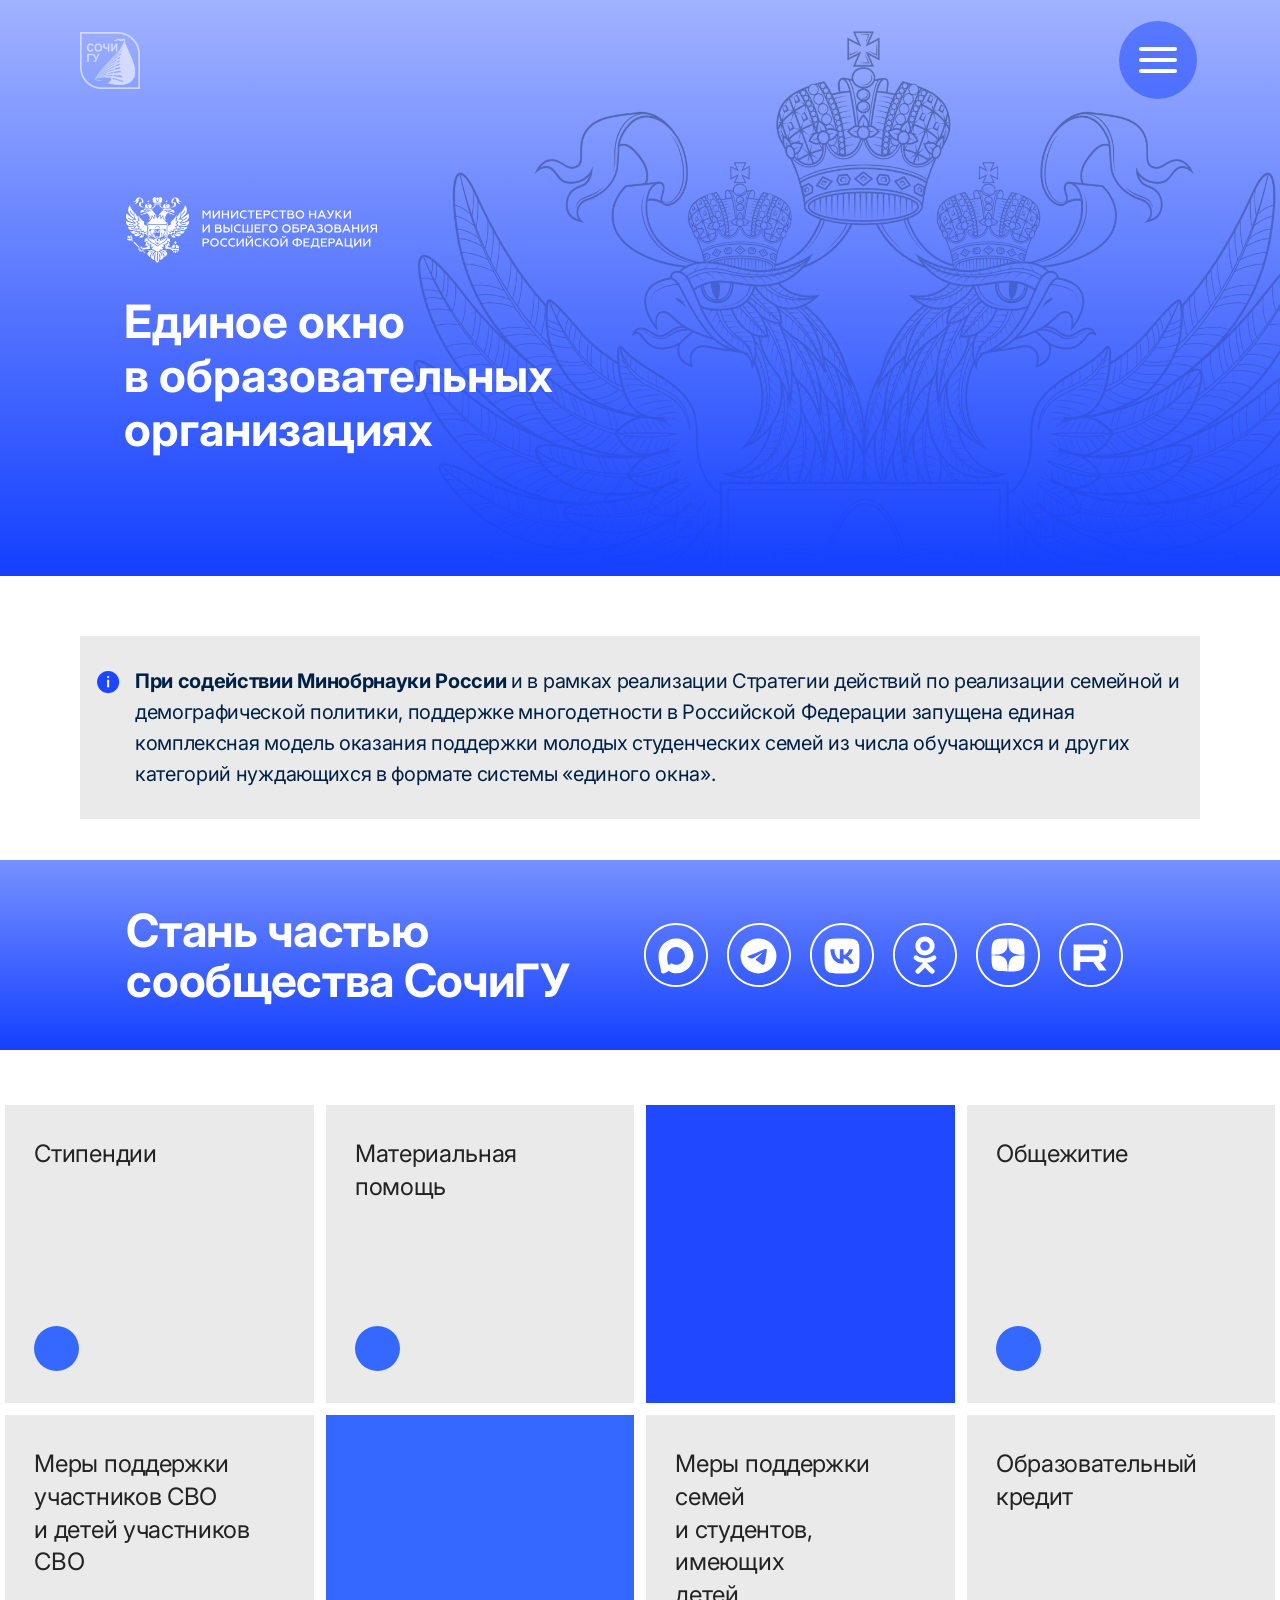
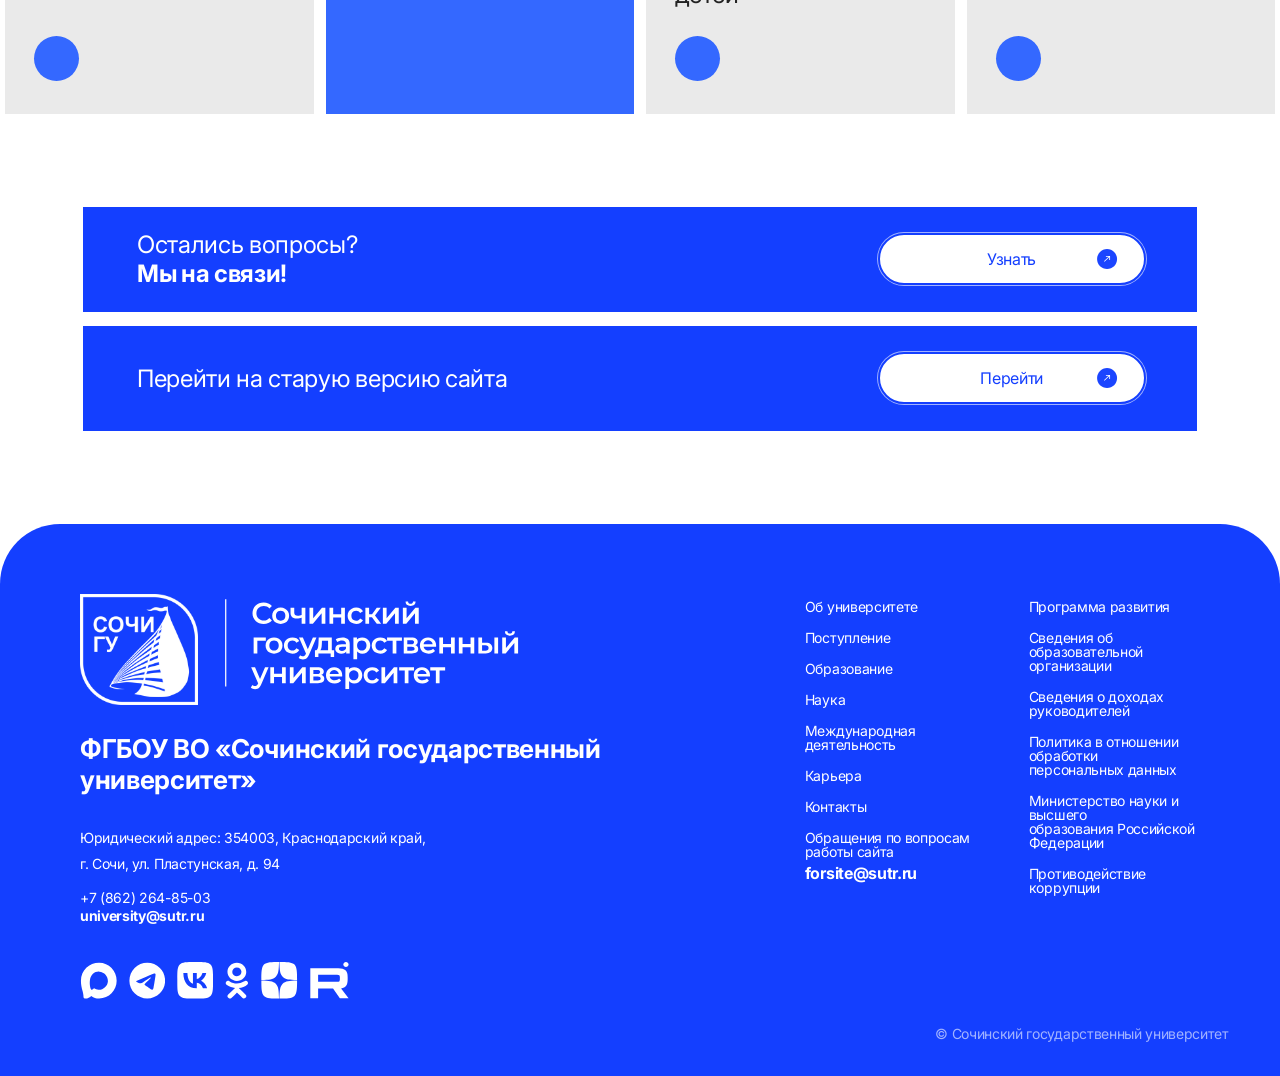
<file: index.html>
<!DOCTYPE html>
<html lang="ru">
<head>
  <meta charset="UTF-8">
  <meta name="viewport" content="width=device-width, initial-scale=1.0">
  <title>Единое окно — СочиГУ</title>
  <meta name="description" content="Единое окно СочиГУ: стипендии, общежитие, материальная помощь, образовательный кредит и меры поддержки семей.">
  <meta name="theme-color" content="#143fff">
  <link rel="icon" href="assets/window/logo.png">
  <link rel="preconnect" href="https://fonts.googleapis.com">
  <link rel="preconnect" href="https://fonts.gstatic.com" crossorigin>
  <link href="https://fonts.googleapis.com/css2?family=Inter:wght@400;500;700&family=Onest:wght@400;600&display=swap" rel="stylesheet">
  <link rel="stylesheet" href="css/window.css">
  <script>(function(d){d.classList.add("js");try{var c=document.createElement("canvas").getContext("2d"),t="Единое окно СочиГУ";c.font="20px monospace";var m=c.measureText(t).width;c.font="20px -apple-system,BlinkMacSystemFont,monospace";if(c.measureText(t).width===m)d.classList.add("no-sf")}catch(e){}})(document.documentElement)</script>
</head>
<body class="page-main">
  <a class="skip-link" href="#main">Перейти к содержанию</a>
  <button class="burger" type="button" aria-expanded="false" aria-controls="menu" aria-label="Открыть меню"><span class="burger__lines" aria-hidden="true"><i></i><i></i><i></i></span></button>
  <nav class="menu" id="menu" aria-label="Разделы единого окна" aria-hidden="true">
    <ul>
      <li><a href="index.html">Все услуги</a></li>
      <li><a href="stipendii.html">Стипендии</a></li>
      <li><a href="materialnaya-pomoshch.html">Материальная помощь</a></li>
      <li><a href="obschezhitie.html">Общежитие</a></li>
      <li><a href="svo.html">Меры поддержки участников СВО</a></li>
      <li><a href="semyi.html">Меры поддержки семей</a></li>
      <li><a href="obrazovatelnyj-kredit.html">Образовательный кредит</a></li>
      <li><a href="psihologicheskaya-pomoshch.html">Психологическая помощь</a></li>
      <li><a href="yuridicheskaya-pomoshch.html">Юридическая помощь</a></li>
    </ul>
  </nav>
  <header class="hero">
    <div class="wrap">
      <a class="hero__logo" href="index.html" aria-label="СочиГУ — Единое окно"><img src="assets/window/logo.png" width="60" height="57" alt=""></a>
      <img class="hero__eagle" src="assets/window/eagle.webp" width="902" height="1037" alt="" aria-hidden="true">
      <div class="hero__body">
        <img class="hero__ministry" src="assets/window/icons/ministry.svg" width="258" height="74" alt="Министерство науки и высшего образования Российской Федерации">
        <h1>Единое окно <br>в образовательных <br>организациях</h1>
      </div>
    </div>
  </header>
  <main id="main">
    <div class="notice">
      <p><b>При содействии Минобрнауки России</b> и в рамках реализации Стратегии действий по реализации семейной и демографической политики, поддержке многодетности в Российской Федерации запущена единая комплексная модель оказания поддержки молодых студенческих семей из числа обучающихся и других категорий нуждающихся в формате системы «единого окна».</p>
    </div>
    <section class="community" aria-labelledby="community-title">
      <div class="wrap">
        <h2 id="community-title">Стань частью <br>сообщества СочиГУ</h2>
        <div class="socials"><a href="https://max.ru/id2320051199_biz" target="_blank" rel="noopener" aria-label="MAX"><svg aria-hidden="true" focusable="false" xmlns="http://www.w3.org/2000/svg" viewBox="0 0 68 68"><path d="M34.39 52.9C30.85 52.9 29.21 52.38 26.36 50.31C24.55 52.64 18.84 54.46 18.59 51.34C18.59 49 18.07 47.03 17.49 44.87C16.79 42.21 16 39.25 16 34.96C16 24.71 24.37 17 34.29 17C44.22 17 52 25.09 52 35.05C52.03 44.86 44.15 52.84 34.39 52.9M34.53 25.86C29.7 25.61 25.94 28.97 25.1 34.23C24.42 38.59 25.64 43.9 26.68 44.18C27.17 44.3 28.43 43.28 29.21 42.49C30.51 43.39 32.01 43.93 33.58 44.06C38.58 44.3 42.86 40.47 43.2 35.45C43.39 30.42 39.54 26.15 34.53 25.87L34.53 25.86" fill="currentColor"/><path d="M66 34L65 34C65 51.12 51.12 65 34 65L34 66L34 67C52.23 67 67 52.23 67 34L66 34M34 66L34 65C16.88 65 3 51.12 3 34L2 34L1 34C1 52.23 15.77 67 34 67L34 66M2 34L3 34C3 16.88 16.88 3 34 3L34 2L34 1C15.77 1 1 15.77 1 34L2 34M34 2L34 3C51.12 3 65 16.88 65 34L66 34L67 34C67 15.77 52.23 1 34 1L34 2" fill="currentColor"/></svg></a><a href="https://t.me/sochi_university" target="_blank" rel="noopener" aria-label="Telegram"><svg aria-hidden="true" focusable="false" xmlns="http://www.w3.org/2000/svg" viewBox="0 0 68 68"><path d="M33.5 17C38.41 17 43.11 18.9 46.58 22.27C50.05 25.65 52 30.23 52 35C52 39.77 50.05 44.35 46.58 47.73C43.11 51.1 38.41 53 33.5 53C28.59 53 23.89 51.1 20.42 47.73C16.95 44.35 15 39.77 15 35C15 30.23 16.95 25.65 20.42 22.27C23.89 18.9 28.59 17 33.5 17M41.07 27.84C40.37 27.85 39.3 28.21 34.16 30.29C32.37 31.02 28.77 32.52 23.38 34.81C22.5 35.15 22.04 35.48 22 35.8C21.92 36.43 22.84 36.62 24 36.99C24.94 37.29 26.21 37.64 26.87 37.65C27.47 37.66 28.14 37.42 28.88 36.93C33.92 33.62 36.52 31.95 36.68 31.91C36.8 31.88 36.96 31.85 37.06 31.95C37.17 32.04 37.16 32.22 37.15 32.26C37.06 32.65 32.33 36.83 32.06 37.11C31.02 38.16 29.83 38.8 31.66 39.98C33.24 40.99 34.16 41.64 35.78 42.67C36.82 43.34 37.64 44.12 38.72 44.03C39.21 43.98 39.72 43.53 39.98 42.18C40.59 39 41.8 32.09 42.07 29.24C42.1 28.99 42.07 28.67 42.05 28.53C42.02 28.39 41.97 28.19 41.78 28.05C41.56 27.87 41.22 27.83 41.07 27.84" fill="currentColor"/><path d="M66 34L65 34C65 51.12 51.12 65 34 65L34 66L34 67C52.23 67 67 52.23 67 34L66 34M34 66L34 65C16.88 65 3 51.12 3 34L2 34L1 34C1 52.23 15.77 67 34 67L34 66M2 34L3 34C3 16.88 16.88 3 34 3L34 2L34 1C15.77 1 1 15.77 1 34L2 34M34 2L34 3C51.12 3 65 16.88 65 34L66 34L67 34C67 15.77 52.23 1 34 1L34 2" fill="currentColor"/></svg></a><a href="https://sochi.university/" target="_blank" rel="noopener" aria-label="ВКонтакте"><svg aria-hidden="true" focusable="false" xmlns="http://www.w3.org/2000/svg" viewBox="0 0 68 68"><path d="M18.53 19.53C16 22.06 16 26.13 16 34.28L16 35.72C16 43.87 16 47.94 18.53 50.47C21.06 53 25.13 53 33.28 53L34.72 53C42.87 53 46.94 53 49.47 50.47C52 47.94 52 43.87 52 35.72L52 34.28C52 26.13 52 22.06 49.47 19.53C46.94 17 42.87 17 34.72 17L33.28 17C25.13 17 21.06 17 18.53 19.53M22.08 27.95C22.27 37.31 26.95 42.94 35.16 42.94L35.62 42.94L35.62 37.58C38.64 37.88 40.91 40.09 41.83 42.94L46.09 42.94C44.92 38.68 41.84 36.32 39.92 35.42C41.84 34.31 44.54 31.61 45.19 27.95L41.32 27.95C40.48 30.92 37.99 33.62 35.62 33.88L35.62 27.95L31.75 27.95L31.75 38.33C29.35 37.73 26.32 34.82 26.19 27.95L22.08 27.95" fill="currentColor" fill-rule="evenodd"/><path d="M66 34L65 34C65 51.12 51.12 65 34 65L34 66L34 67C52.23 67 67 52.23 67 34L66 34M34 66L34 65C16.88 65 3 51.12 3 34L2 34L1 34C1 52.23 15.77 67 34 67L34 66M2 34L3 34C3 16.88 16.88 3 34 3L34 2L34 1C15.77 1 1 15.77 1 34L2 34M34 2L34 3C51.12 3 65 16.88 65 34L66 34L67 34C67 15.77 52.23 1 34 1L34 2" fill="currentColor"/></svg></a><a href="https://ok.ru/profile/578044851929" target="_blank" rel="noopener" aria-label="Одноклассники"><svg aria-hidden="true" focusable="false" xmlns="http://www.w3.org/2000/svg" viewBox="0 0 68 68"><path d="M32.07 42.05C29.04 41.74 26.3 41.01 23.96 39.21C23.66 38.99 23.36 38.77 23.1 38.52C22.07 37.55 21.97 36.45 22.78 35.31C23.48 34.33 24.64 34.07 25.85 34.63C26.09 34.74 26.31 34.87 26.53 35.02C30.89 37.96 36.9 38.05 41.28 35.15C41.71 34.83 42.18 34.56 42.72 34.42C43.76 34.16 44.74 34.54 45.3 35.44C45.94 36.46 45.93 37.46 45.14 38.26C43.93 39.48 42.47 40.36 40.85 40.98C39.32 41.56 37.64 41.85 35.98 42.05C36.23 42.32 36.35 42.45 36.51 42.6C38.76 44.82 41.03 47.04 43.27 49.27C44.04 50.03 44.2 50.97 43.78 51.85C43.32 52.82 42.29 53.45 41.27 53.38C40.63 53.34 40.13 53.03 39.69 52.59C37.99 50.91 36.25 49.26 34.59 47.55C34.1 47.05 33.87 47.15 33.44 47.58C31.73 49.31 29.99 51.01 28.24 52.7C27.45 53.46 26.51 53.6 25.6 53.16C24.63 52.7 24.02 51.73 24.07 50.76C24.1 50.1 24.43 49.6 24.89 49.14C27.12 46.96 29.35 44.77 31.57 42.58C31.72 42.43 31.86 42.28 32.07 42.05" fill="currentColor"/><path d="M33.92 34.44C28.51 34.43 24.06 30.02 24.1 24.7C24.13 19.32 28.57 14.99 34.04 15C39.52 15.01 43.92 19.41 43.89 24.85C43.87 30.16 39.39 34.46 33.92 34.44M38.85 24.71C38.84 22.07 36.69 19.97 34 19.97C31.29 19.96 29.13 22.1 29.15 24.77C29.17 27.4 31.33 29.49 34.03 29.48C36.71 29.47 38.85 27.35 38.85 24.71" fill="currentColor"/><path d="M66 34L65 34C65 51.12 51.12 65 34 65L34 66L34 67C52.23 67 67 52.23 67 34L66 34M34 66L34 65C16.88 65 3 51.12 3 34L2 34L1 34C1 52.23 15.77 67 34 67L34 66M2 34L3 34C3 16.88 16.88 3 34 3L34 2L34 1C15.77 1 1 15.77 1 34L2 34M34 2L34 3C51.12 3 65 16.88 65 34L66 34L67 34C67 15.77 52.23 1 34 1L34 2" fill="currentColor"/></svg></a><a href="https://dzen.ru/sochistateuniversity" target="_blank" rel="noopener" aria-label="Дзен"><svg aria-hidden="true" focusable="false" xmlns="http://www.w3.org/2000/svg" viewBox="0 0 68 68"><path d="M37.28 37.28C34.61 40.03 34.41 43.47 34.18 51C41.2 51 46.05 50.98 48.55 48.55C50.98 46.05 51 40.97 51 34.18C43.47 34.42 40.04 34.61 37.28 37.28M17 34.18C17 40.97 17.02 46.05 19.45 48.55C21.95 50.98 26.8 51 33.82 51C33.57 43.47 33.39 40.03 30.72 37.28C27.96 34.61 24.53 34.41 17 34.18M33.82 17C26.81 17 21.95 17.02 19.45 19.45C17.02 21.95 17 27.03 17 33.82C24.53 33.58 27.96 33.39 30.72 30.72C33.39 27.97 33.59 24.53 33.82 17M37.28 30.72C34.61 27.97 34.41 24.53 34.18 17C41.2 17 46.05 17.02 48.55 19.45C50.98 21.95 51 27.03 51 33.82C43.47 33.58 40.04 33.39 37.28 30.72" fill="currentColor"/><path d="M66 34L65 34C65 51.12 51.12 65 34 65L34 66L34 67C52.23 67 67 52.23 67 34L66 34M34 66L34 65C16.88 65 3 51.12 3 34L2 34L1 34C1 52.23 15.77 67 34 67L34 66M2 34L3 34C3 16.88 16.88 3 34 3L34 2L34 1C15.77 1 1 15.77 1 34L2 34M34 2L34 3C51.12 3 65 16.88 65 34L66 34L67 34C67 15.77 52.23 1 34 1L34 2" fill="currentColor"/></svg></a><a href="https://rutube.ru/channel/25548246/" target="_blank" rel="noopener" aria-label="Rutube"><svg aria-hidden="true" focusable="false" xmlns="http://www.w3.org/2000/svg" viewBox="0 0 68 68"><path d="M40.95 23.07L16 23.07L16 50L22.94 50L22.94 41.24L36.25 41.24L42.32 50L50.09 50L43.4 41.2C45.48 40.88 46.98 40.11 47.89 38.9C48.81 37.69 49.26 35.75 49.26 33.16L49.26 31.14C49.26 29.61 49.1 28.4 48.81 27.47C48.51 26.54 48.02 25.73 47.31 25.01C46.56 24.32 45.73 23.84 44.73 23.51C43.73 23.23 42.49 23.07 40.95 23.07M39.82 35.3L22.94 35.3L22.94 29.01L39.82 29.01C40.78 29.01 41.45 29.17 41.78 29.45C42.11 29.73 42.32 30.26 42.32 31.02L42.32 33.28C42.32 34.09 42.11 34.62 41.78 34.9C41.45 35.18 40.78 35.3 39.82 35.3L39.82 35.3" fill="currentColor"/><path d="M48.7 22.61C49.97 22.61 51 21.58 51 20.3C51 19.03 49.97 18 48.7 18C47.42 18 46.39 19.03 46.39 20.3C46.39 21.58 47.42 22.61 48.7 22.61" fill="currentColor"/><path d="M66 34L65 34C65 51.12 51.12 65 34 65L34 66L34 67C52.23 67 67 52.23 67 34L66 34M34 66L34 65C16.88 65 3 51.12 3 34L2 34L1 34C1 52.23 15.77 67 34 67L34 66M2 34L3 34C3 16.88 16.88 3 34 3L34 2L34 1C15.77 1 1 15.77 1 34L2 34M34 2L34 3C51.12 3 65 16.88 65 34L66 34L67 34C67 15.77 52.23 1 34 1L34 2" fill="currentColor"/></svg></a></div>
      </div>
    </section>
    <nav class="services" aria-label="Услуги единого окна">
  <a class="tile" href="stipendii.html">Стипендии<span class="tile__dot" aria-hidden="true"></span></a>
  <a class="tile" href="materialnaya-pomoshch.html">Материальная <br>помощь<span class="tile__dot" aria-hidden="true"></span></a>
  <div class="tile tile--blank" aria-hidden="true"></div>
  <a class="tile" href="obschezhitie.html">Общежитие<span class="tile__dot" aria-hidden="true"></span></a>
  <a class="tile" href="svo.html">Меры поддержки <br>участников СВО <br>и детей участников СВО<span class="tile__dot" aria-hidden="true"></span></a>
  <div class="tile tile--blank tile--soft" aria-hidden="true"></div>
  <a class="tile" href="semyi.html">Меры поддержки семей <br>и студентов, имеющих <br>детей<span class="tile__dot" aria-hidden="true"></span></a>
  <a class="tile" href="obrazovatelnyj-kredit.html">Образовательный <br>кредит<span class="tile__dot" aria-hidden="true"></span></a>
    </nav>

    <section class="banners" aria-label="Связь с университетом">
      <div class="banner"><p>Остались вопросы? <br><strong>Мы на связи!</strong></p><a class="banner__btn" href="https://sochi.university/contact/" target="_blank" rel="noopener">Узнать</a></div>
      <div class="banner"><p>Перейти на старую версию сайта</p><a class="banner__btn" href="https://sutr.ru/" target="_blank" rel="noopener">Перейти</a></div>
    </section>
  </main>
  <footer class="footer">
    <div class="wrap">
      <div>
        <a class="footer__brand" href="https://sochi.university/" target="_blank" rel="noopener" aria-label="Сочинский государственный университет">
          <img class="footer__mark" src="assets/window/logo.png" width="118" height="112" alt="">
          <img class="footer__wordmark" src="assets/window/icons/wordmark.svg" width="367" height="121" alt="">
        </a>
        <p class="footer__legal">ФГБОУ ВО «Сочинский государственный университет»</p>
        <p class="footer__addr">Юридический адрес: 354003, Краснодарский край, <br>г. Сочи, ул. Пластунская, д. 94</p>
        <p class="footer__contacts"><a href="tel:+78622648503">+7 (862) 264-85-03</a> <br><a href="mailto:university@sutr.ru">university@sutr.ru</a></p>
        <div class="footer__socials"><a href="https://max.ru/id2320051199_biz" target="_blank" rel="noopener" aria-label="MAX"><svg aria-hidden="true" focusable="false" xmlns="http://www.w3.org/2000/svg" viewBox="0 0 39.6 43"><path d="M20.62 40.27C16.85 40.27 15.1 39.71 12.05 37.5C10.13 39.99 4.03 41.93 3.76 38.61C3.76 36.11 3.21 34 2.59 31.7C1.84 28.86 1 25.7 1 21.12C1 10.19 9.93 1.96 20.52 1.96C31.11 1.96 39.41 10.6 39.41 21.23C39.45 31.69 31.04 40.21 20.62 40.27M20.77 11.42C15.62 11.15 11.6 14.73 10.71 20.35C9.98 25 11.28 30.67 12.39 30.96C12.92 31.09 14.26 30 15.1 29.17C16.48 30.12 18.08 30.7 19.76 30.83C25.1 31.09 29.66 27.01 30.02 21.65C30.23 16.28 26.12 11.73 20.77 11.42L20.77 11.42" fill="currentColor"/></svg></a><a href="https://t.me/sochi_university" target="_blank" rel="noopener" aria-label="Telegram"><svg aria-hidden="true" focusable="false" xmlns="http://www.w3.org/2000/svg" viewBox="0 0 39 43"><path d="M19.63 1.95C24.73 1.95 29.62 3.98 33.21 7.58C36.81 11.18 38.84 16.07 38.84 21.16C38.84 26.25 36.81 31.14 33.21 34.74C29.62 38.34 24.73 40.36 19.63 40.36C14.54 40.36 9.65 38.34 6.06 34.74C2.46 31.14 0.43 26.25 0.43 21.16C0.43 16.07 2.45 11.18 6.06 7.58C9.65 3.98 14.54 1.95 19.63 1.95M27.49 13.51C26.77 13.53 25.66 13.91 20.33 16.13C18.46 16.91 14.73 18.51 9.13 20.95C8.22 21.32 7.74 21.67 7.7 22.02C7.61 22.68 8.57 22.89 9.77 23.28C10.75 23.6 12.07 23.97 12.76 23.98C13.38 24 14.07 23.74 14.84 23.21C20.07 19.68 22.77 17.9 22.94 17.86C23.06 17.83 23.23 17.8 23.34 17.9C23.45 18 23.44 18.19 23.43 18.24C23.33 18.64 18.42 23.11 18.14 23.41C17.06 24.53 15.83 25.22 17.72 26.47C19.36 27.55 20.32 28.24 22.01 29.34C23.09 30.05 23.93 30.89 25.05 30.79C25.56 30.74 26.1 30.26 26.36 28.82C27 25.42 28.25 18.05 28.54 15.01C28.57 14.75 28.53 14.41 28.51 14.26C28.48 14.11 28.43 13.89 28.24 13.74C28 13.55 27.65 13.51 27.49 13.51" fill="currentColor"/></svg></a><a href="https://sochi.university/" target="_blank" rel="noopener" aria-label="ВКонтакте"><svg aria-hidden="true" focusable="false" xmlns="http://www.w3.org/2000/svg" viewBox="0 0 39 43"><path d="M3.03 3.77C0.33 6.53 0.33 10.99 0.33 19.9L0.33 21.47C0.33 30.38 0.33 34.84 3.03 37.6C5.73 40.37 10.08 40.37 18.77 40.37L20.31 40.37C29 40.37 33.34 40.37 36.04 37.6C38.74 34.84 38.74 30.38 38.74 21.47L38.74 19.9C38.74 10.99 38.74 6.53 36.04 3.77C33.34 1 29 1 20.31 1L18.77 1C10.08 1 5.73 1 3.03 3.77M6.81 12.98C7.02 23.21 12.02 29.36 20.77 29.36L21.27 29.36L21.27 23.51C24.48 23.83 26.92 26.25 27.89 29.36L32.44 29.36C31.19 24.7 27.91 22.13 25.86 21.14C27.91 19.93 30.79 16.98 31.48 12.98L27.35 12.98C26.45 16.22 23.79 19.18 21.27 19.45L21.27 12.98L17.14 12.98L17.14 24.33C14.58 23.67 11.34 20.49 11.2 12.98L6.81 12.98" fill="currentColor" fill-rule="evenodd"/></svg></a><a href="https://ok.ru/profile/578044851929" target="_blank" rel="noopener" aria-label="Одноклассники"><svg aria-hidden="true" focusable="false" xmlns="http://www.w3.org/2000/svg" viewBox="0 0 25.5 43"><path d="M10.79 29.01C7.69 28.7 4.9 27.97 2.51 26.17C2.21 25.95 1.9 25.73 1.63 25.48C0.59 24.51 0.48 23.41 1.31 22.27C2.02 21.29 3.21 21.03 4.44 21.59C4.68 21.7 4.91 21.83 5.13 21.98C9.59 24.92 15.71 25 20.19 22.11C20.63 21.79 21.11 21.52 21.66 21.38C22.73 21.12 23.72 21.5 24.29 22.39C24.95 23.42 24.94 24.42 24.13 25.22C22.9 26.44 21.41 27.32 19.75 27.94C18.19 28.52 16.48 28.81 14.78 29.01C15.04 29.27 15.16 29.41 15.32 29.56C17.62 31.78 19.93 34 22.23 36.22C23.01 36.98 23.17 37.93 22.74 38.81C22.27 39.77 21.22 40.41 20.18 40.34C19.53 40.3 19.02 39.99 18.57 39.55C16.83 37.87 15.06 36.22 13.36 34.51C12.86 34.01 12.62 34.1 12.19 34.54C10.44 36.26 8.66 37.97 6.88 39.66C6.07 40.42 5.12 40.56 4.19 40.12C3.2 39.66 2.57 38.69 2.62 37.72C2.65 37.06 2.99 36.55 3.46 36.1C5.74 33.92 8.01 31.72 10.28 29.54C10.43 29.39 10.57 29.24 10.79 29.01" fill="currentColor"/><path d="M12.67 21.41C7.14 21.39 2.61 16.98 2.64 11.66C2.67 6.28 7.21 1.95 12.79 1.96C18.39 1.98 22.88 6.38 22.85 11.81C22.82 17.12 18.26 21.42 12.67 21.41M17.7 11.68C17.69 9.03 15.5 6.93 12.75 6.93C9.99 6.93 7.78 9.07 7.8 11.73C7.82 14.37 10.03 16.45 12.78 16.44C15.52 16.43 17.71 14.32 17.7 11.68" fill="currentColor"/></svg></a><a href="https://dzen.ru/sochistateuniversity" target="_blank" rel="noopener" aria-label="Дзен"><svg aria-hidden="true" focusable="false" xmlns="http://www.w3.org/2000/svg" viewBox="0 0 39.2 43"><path d="M23.3 24.48C20.28 27.67 20.06 31.65 19.8 40.37C27.73 40.37 33.2 40.34 36.03 37.53C38.77 34.63 38.8 28.76 38.8 20.9C30.29 21.18 26.41 21.39 23.3 24.48M0.39 20.9C0.39 28.76 0.41 34.63 3.16 37.53C5.98 40.34 11.46 40.37 19.39 40.37C19.11 31.65 18.91 27.67 15.89 24.48C12.78 21.39 8.89 21.16 0.39 20.9M19.39 1C11.47 1 5.98 1.03 3.16 3.84C0.41 6.74 0.39 12.61 0.39 20.47C8.89 20.19 12.78 19.98 15.89 16.89C18.91 13.7 19.13 9.72 19.39 1M23.3 16.89C20.28 13.7 20.06 9.72 19.8 1C27.73 1 33.2 1.03 36.03 3.84C38.77 6.74 38.8 12.61 38.8 20.47C30.29 20.19 26.41 19.98 23.3 16.89" fill="currentColor"/></svg></a><a href="https://rutube.ru/channel/25548246/" target="_blank" rel="noopener" aria-label="Rutube"><svg aria-hidden="true" focusable="false" xmlns="http://www.w3.org/2000/svg" viewBox="0 0 42 43"><path d="M30.45 7.73L0.34 7.73L0.34 40.05L8.72 40.05L8.72 29.53L24.78 29.53L32.11 40.05L41.5 40.05L33.42 29.49C35.93 29.1 37.73 28.18 38.84 26.72C39.94 25.27 40.49 22.94 40.49 19.84L40.49 17.42C40.49 15.58 40.29 14.12 39.94 13.01C39.59 11.89 38.99 10.92 38.13 10.05C37.23 9.23 36.23 8.65 35.02 8.26C33.82 7.92 32.31 7.73 30.45 7.73M29.1 22.41L8.72 22.41L8.72 14.85L29.1 14.85C30.25 14.85 31.06 15.04 31.46 15.38C31.86 15.72 32.11 16.35 32.11 17.27L32.11 19.99C32.11 20.96 31.86 21.59 31.46 21.93C31.06 22.26 30.25 22.41 29.1 22.41L29.1 22.41" fill="currentColor"/><path d="M38.65 6.53C40.19 6.53 41.44 5.29 41.44 3.77C41.44 2.24 40.19 1 38.65 1C37.12 1 35.87 2.24 35.87 3.77C35.87 5.29 37.12 6.53 38.65 6.53" fill="currentColor"/></svg></a></div>
      </div>
      <nav class="footer__col" aria-label="Разделы сайта">
        <a href="https://sochi.university/about/" target="_blank" rel="noopener">Об университете</a>
        <a href="https://sochi.university/admission/" target="_blank" rel="noopener">Поступление</a>
        <a href="https://sochi.university/education/" target="_blank" rel="noopener">Образование</a>
        <a href="https://sochi.university/science/" target="_blank" rel="noopener">Наука</a>
        <a href="https://sochi.university/international/" target="_blank" rel="noopener">Международная <br>деятельность</a>
        <a href="https://sochi.university/career/" target="_blank" rel="noopener">Карьера</a>
        <a href="https://sochi.university/contact/" target="_blank" rel="noopener">Контакты</a>
        <a href="https://sochi.university/contact/appeals/" target="_blank" rel="noopener">Обращения по вопросам <br>работы сайта</a>
        <a class="footer__mail" href="mailto:forsite@sutr.ru">forsite@sutr.ru</a>
      </nav>
      <nav class="footer__col" aria-label="Сведения об университете">
        <a href="https://sochi.university/about/" target="_blank" rel="noopener">Программа развития</a>
        <a href="https://sochi.university/sveden/" target="_blank" rel="noopener">Сведения об образовательной <br>организации</a>
        <a href="https://sochi.university/sveden/" target="_blank" rel="noopener">Сведения о доходах <br>руководителей</a>
        <a href="https://sochi.university/" target="_blank" rel="noopener">Политика в отношении <br>обработки <br>персональных данных</a>
        <a href="https://minobrnauki.gov.ru/" target="_blank" rel="noopener">Министерство науки и высшего <br>образования Российской <br>Федерации</a>
        <a href="https://sochi.university/about/" target="_blank" rel="noopener">Противодействие <br>коррупции</a>
      </nav>
      <p class="footer__copy">© Сочинский государственный университет</p>
    </div>
  </footer>
  <script src="js/window.js"></script>
</body>
</html>
</file>
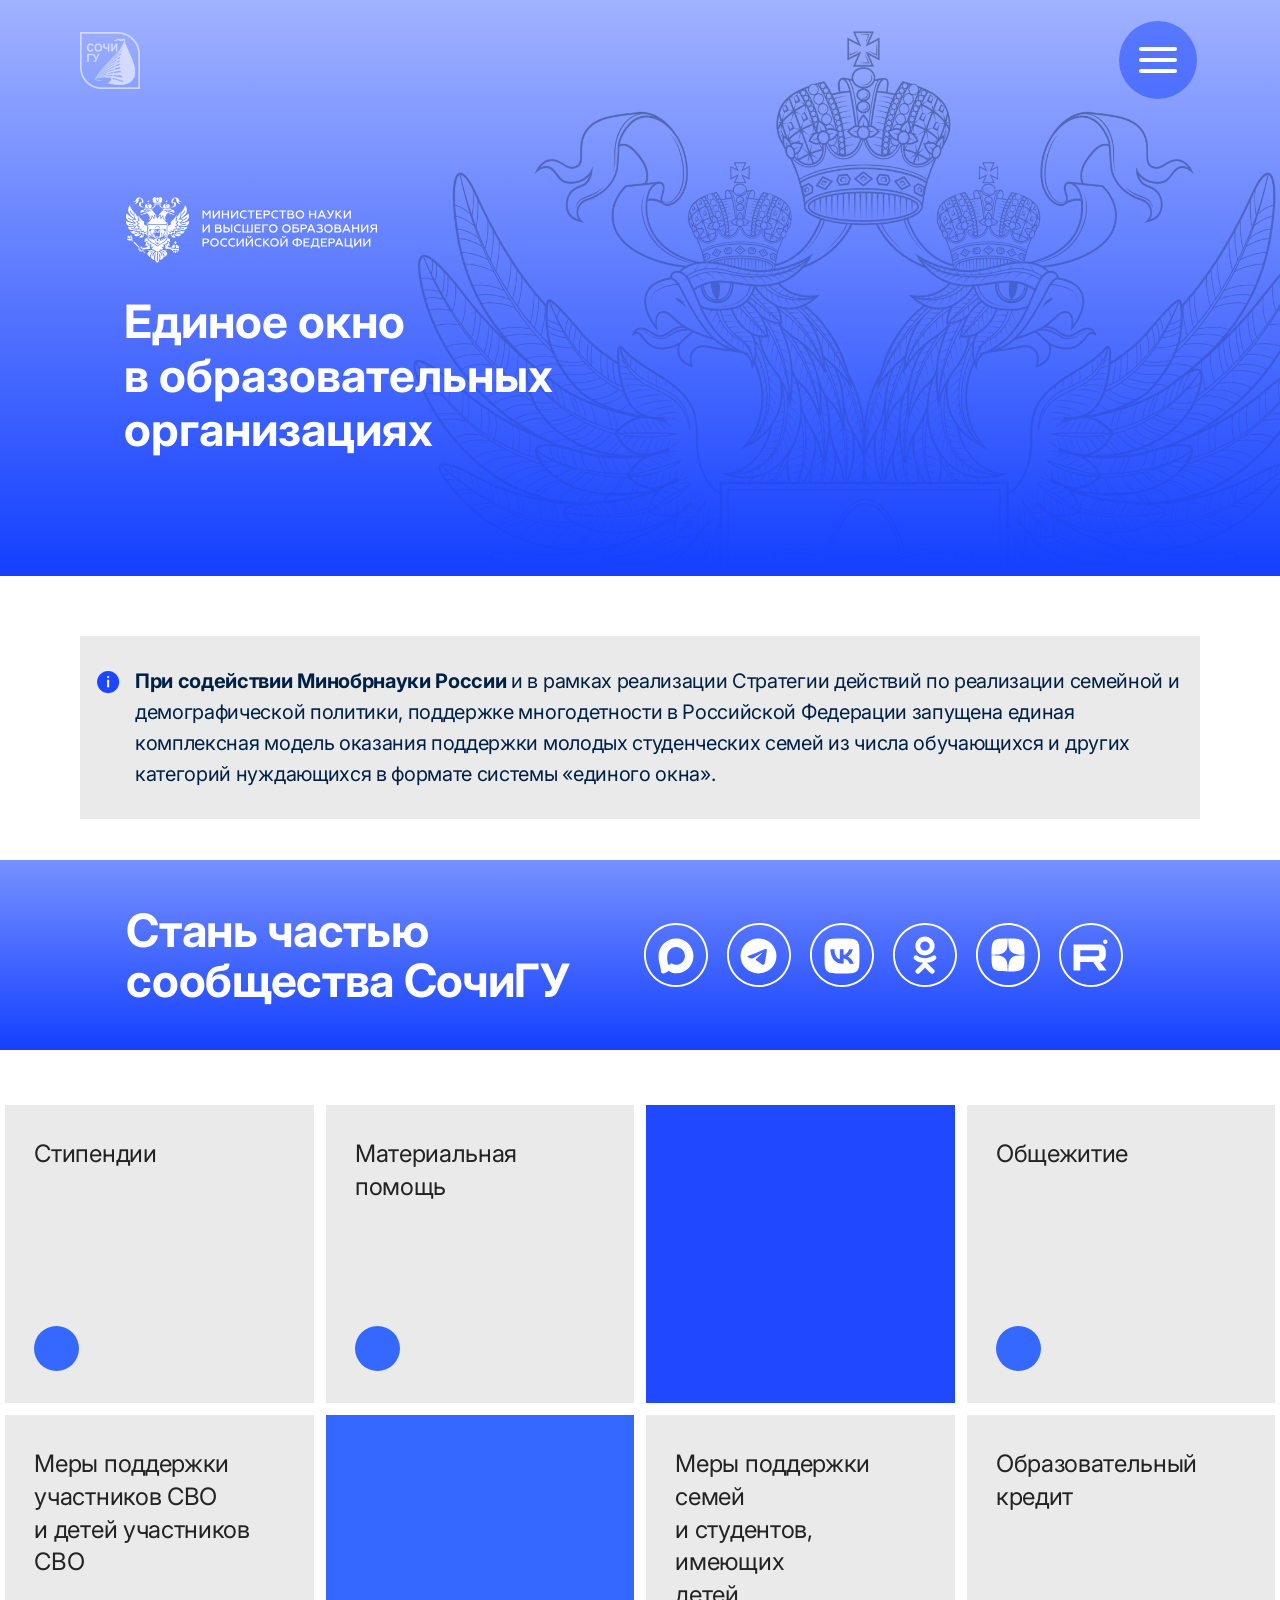
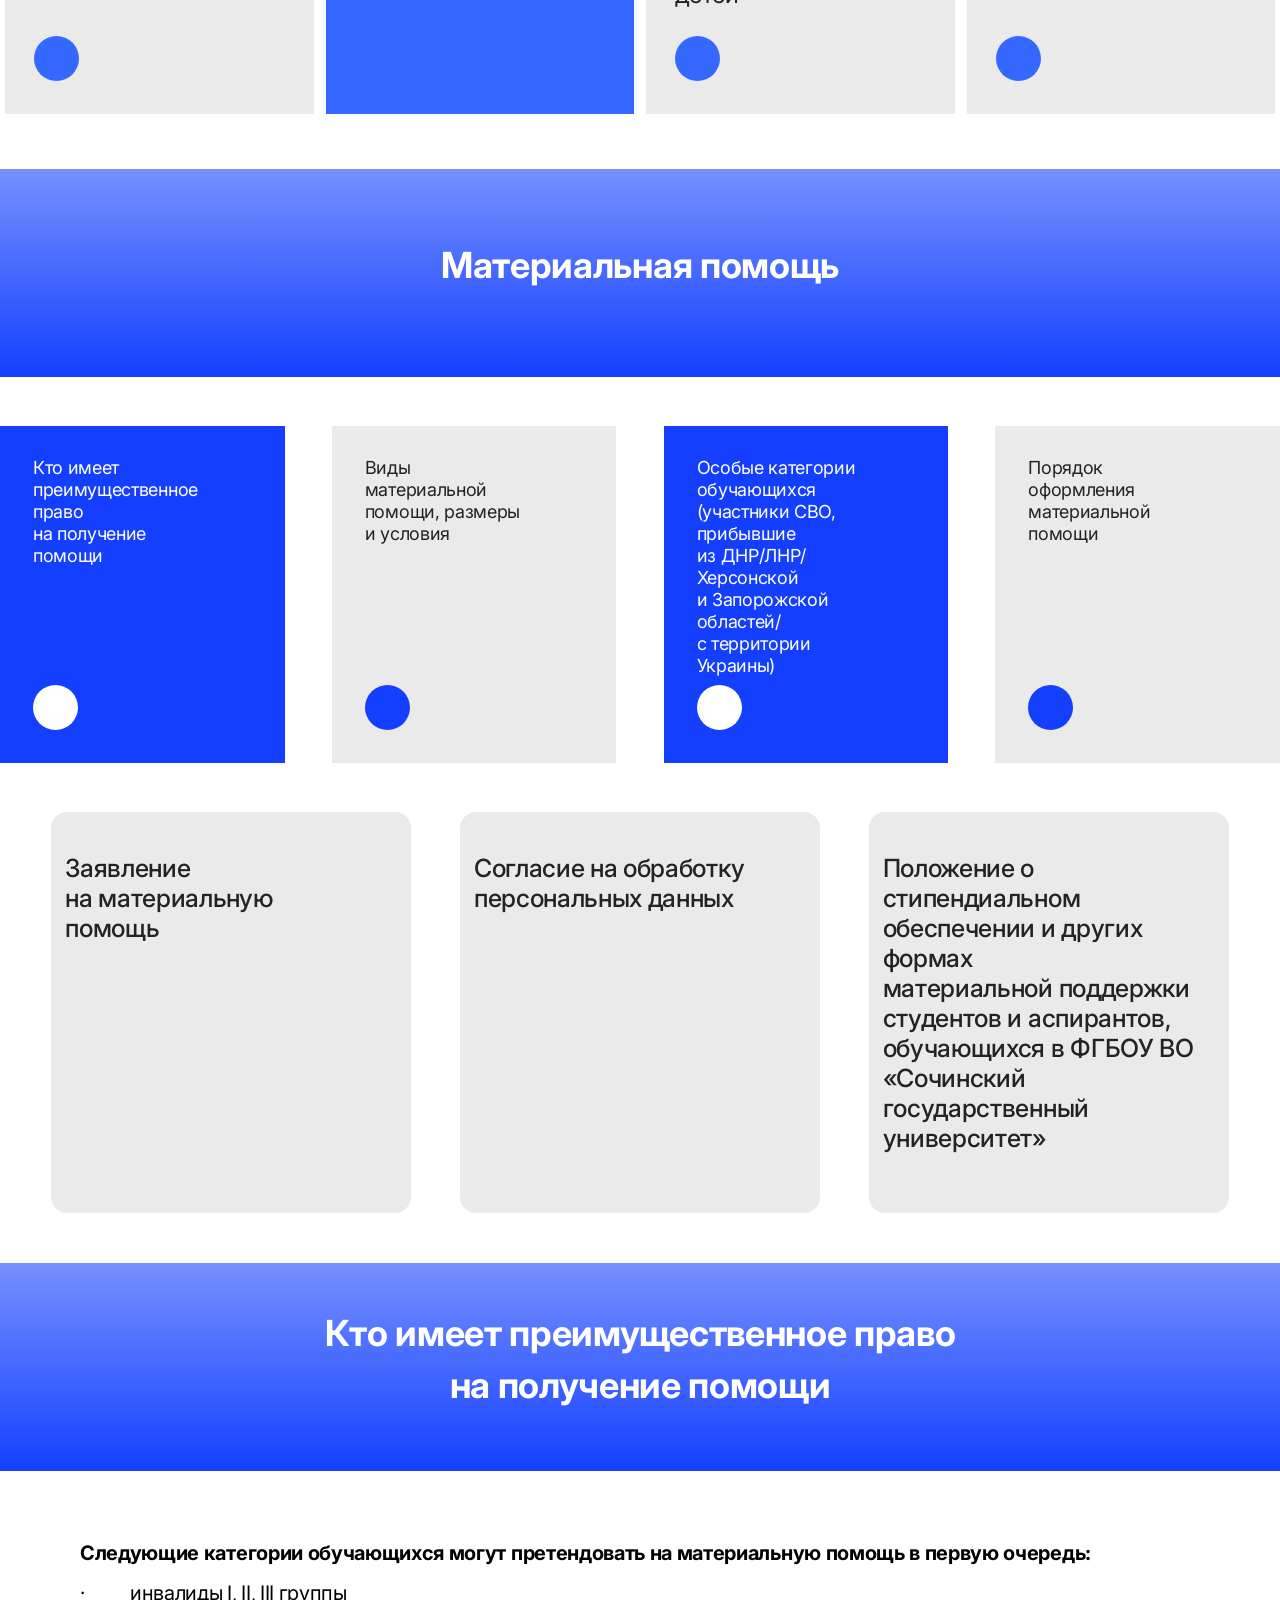
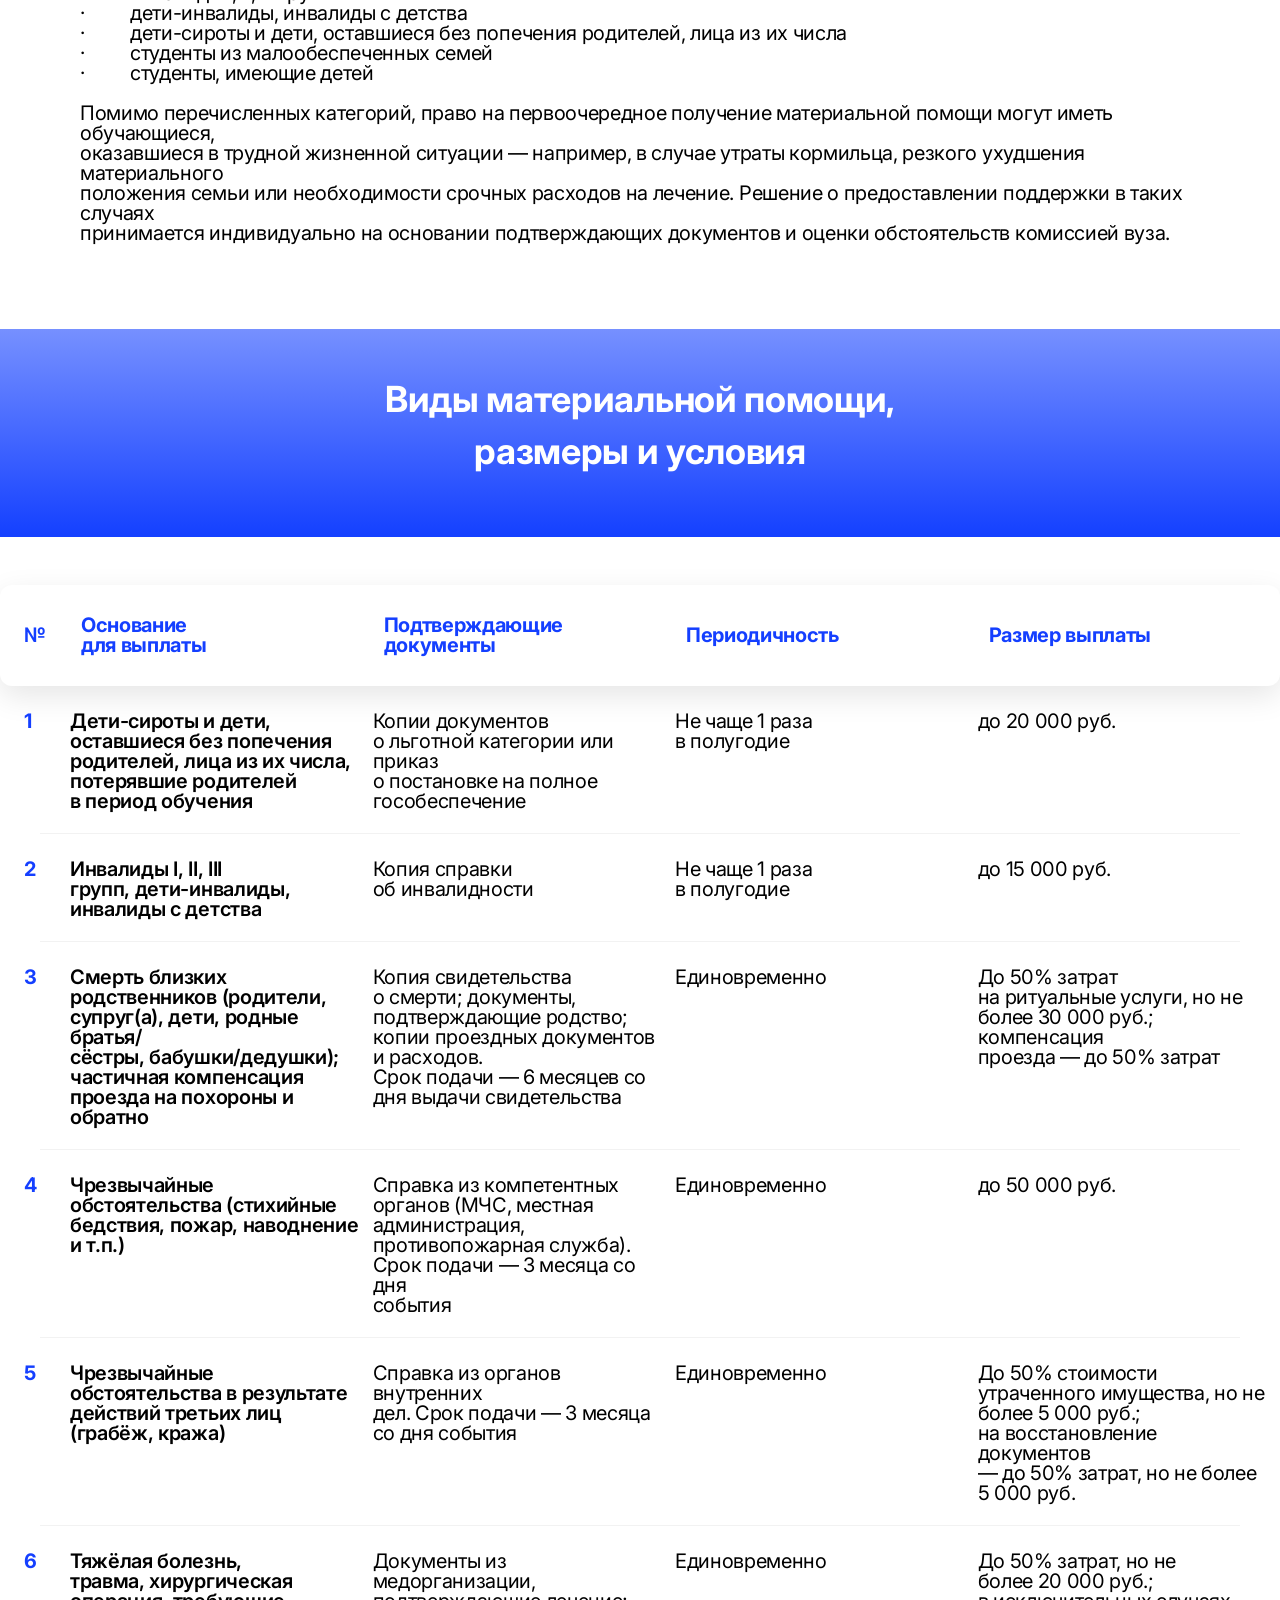
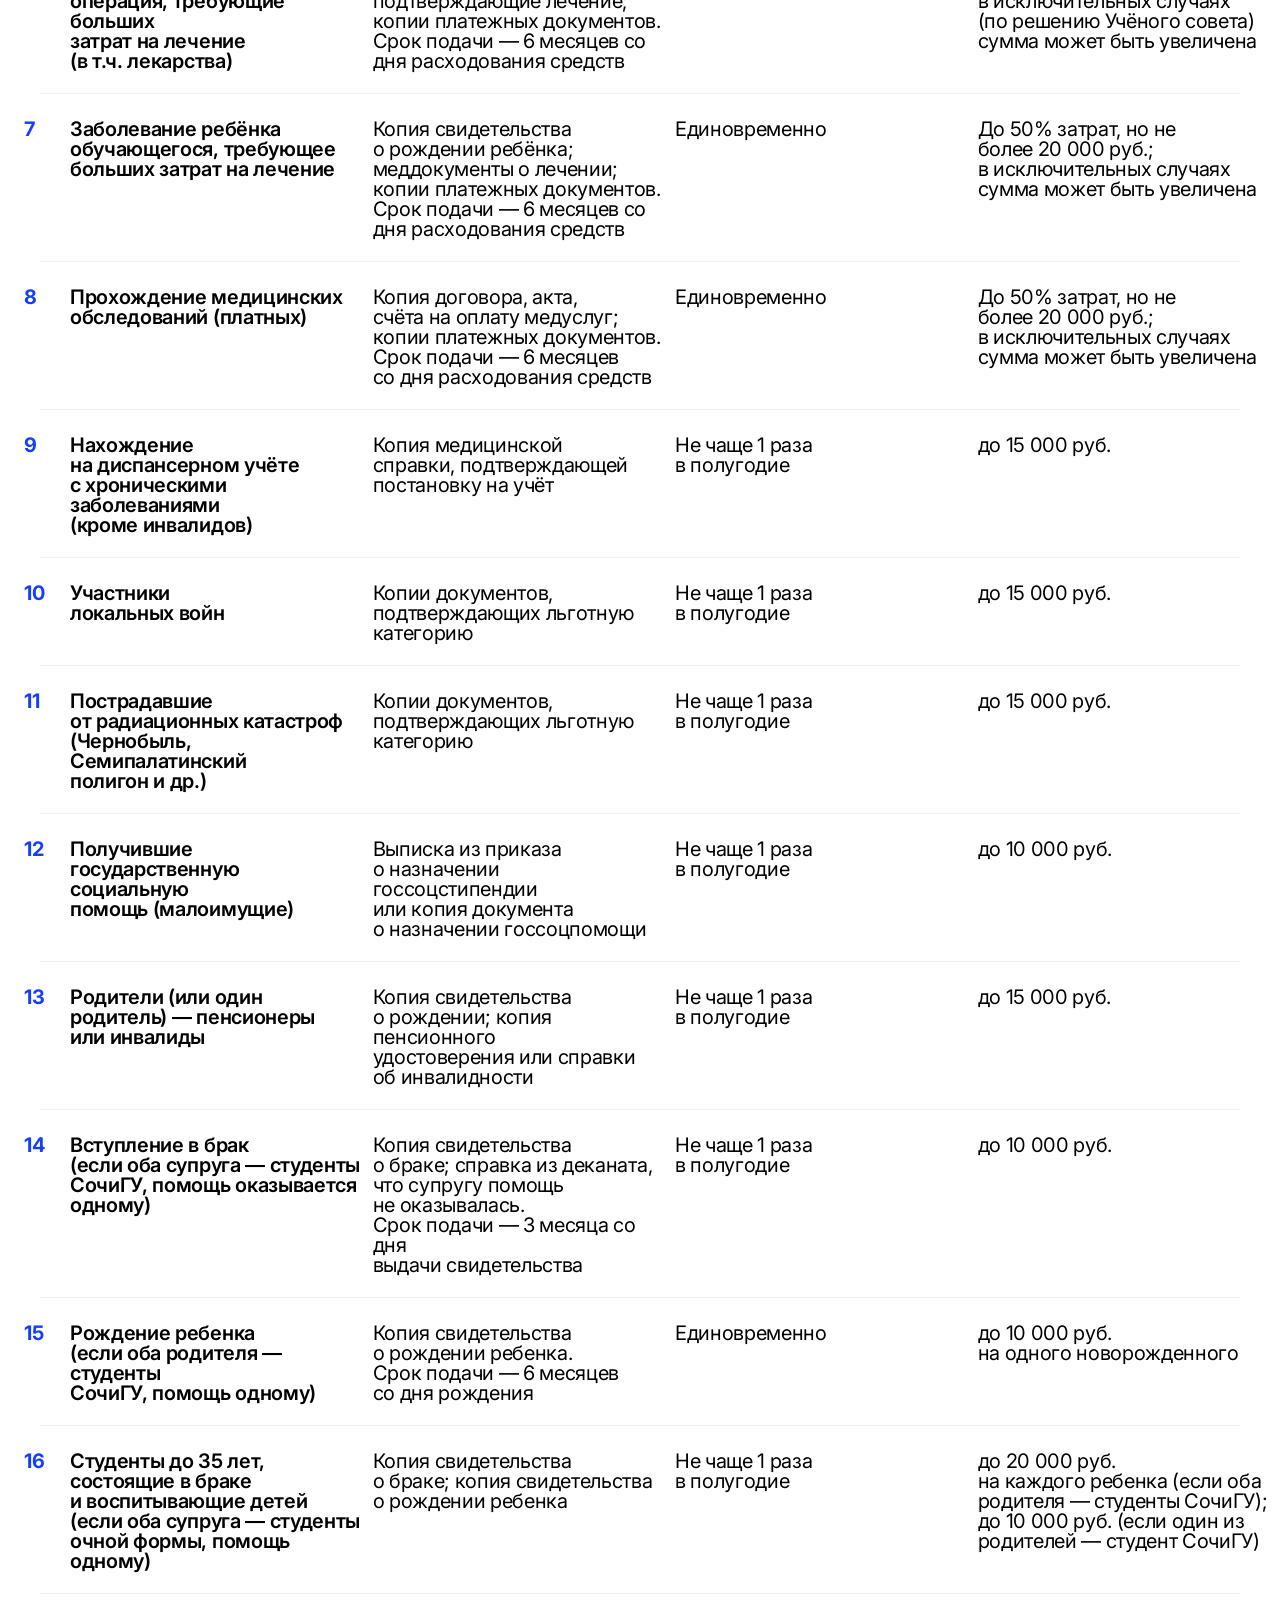
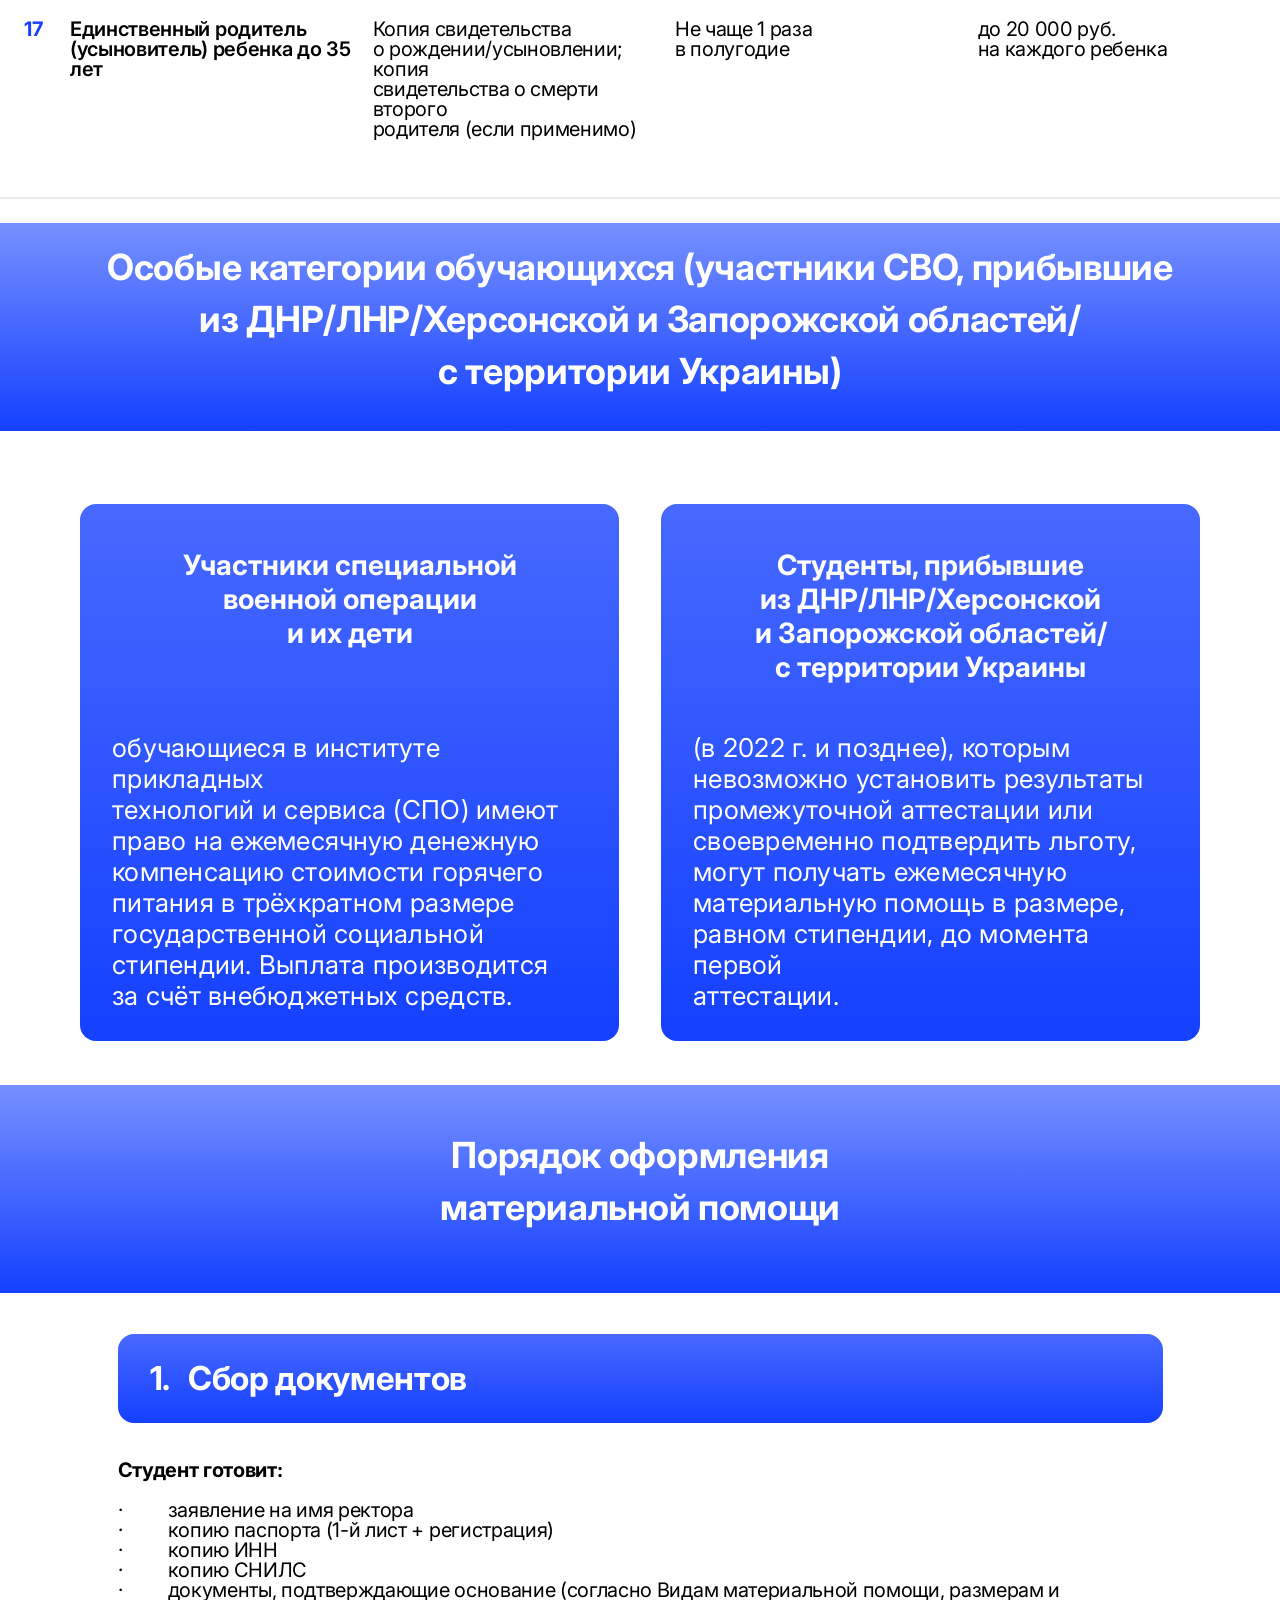
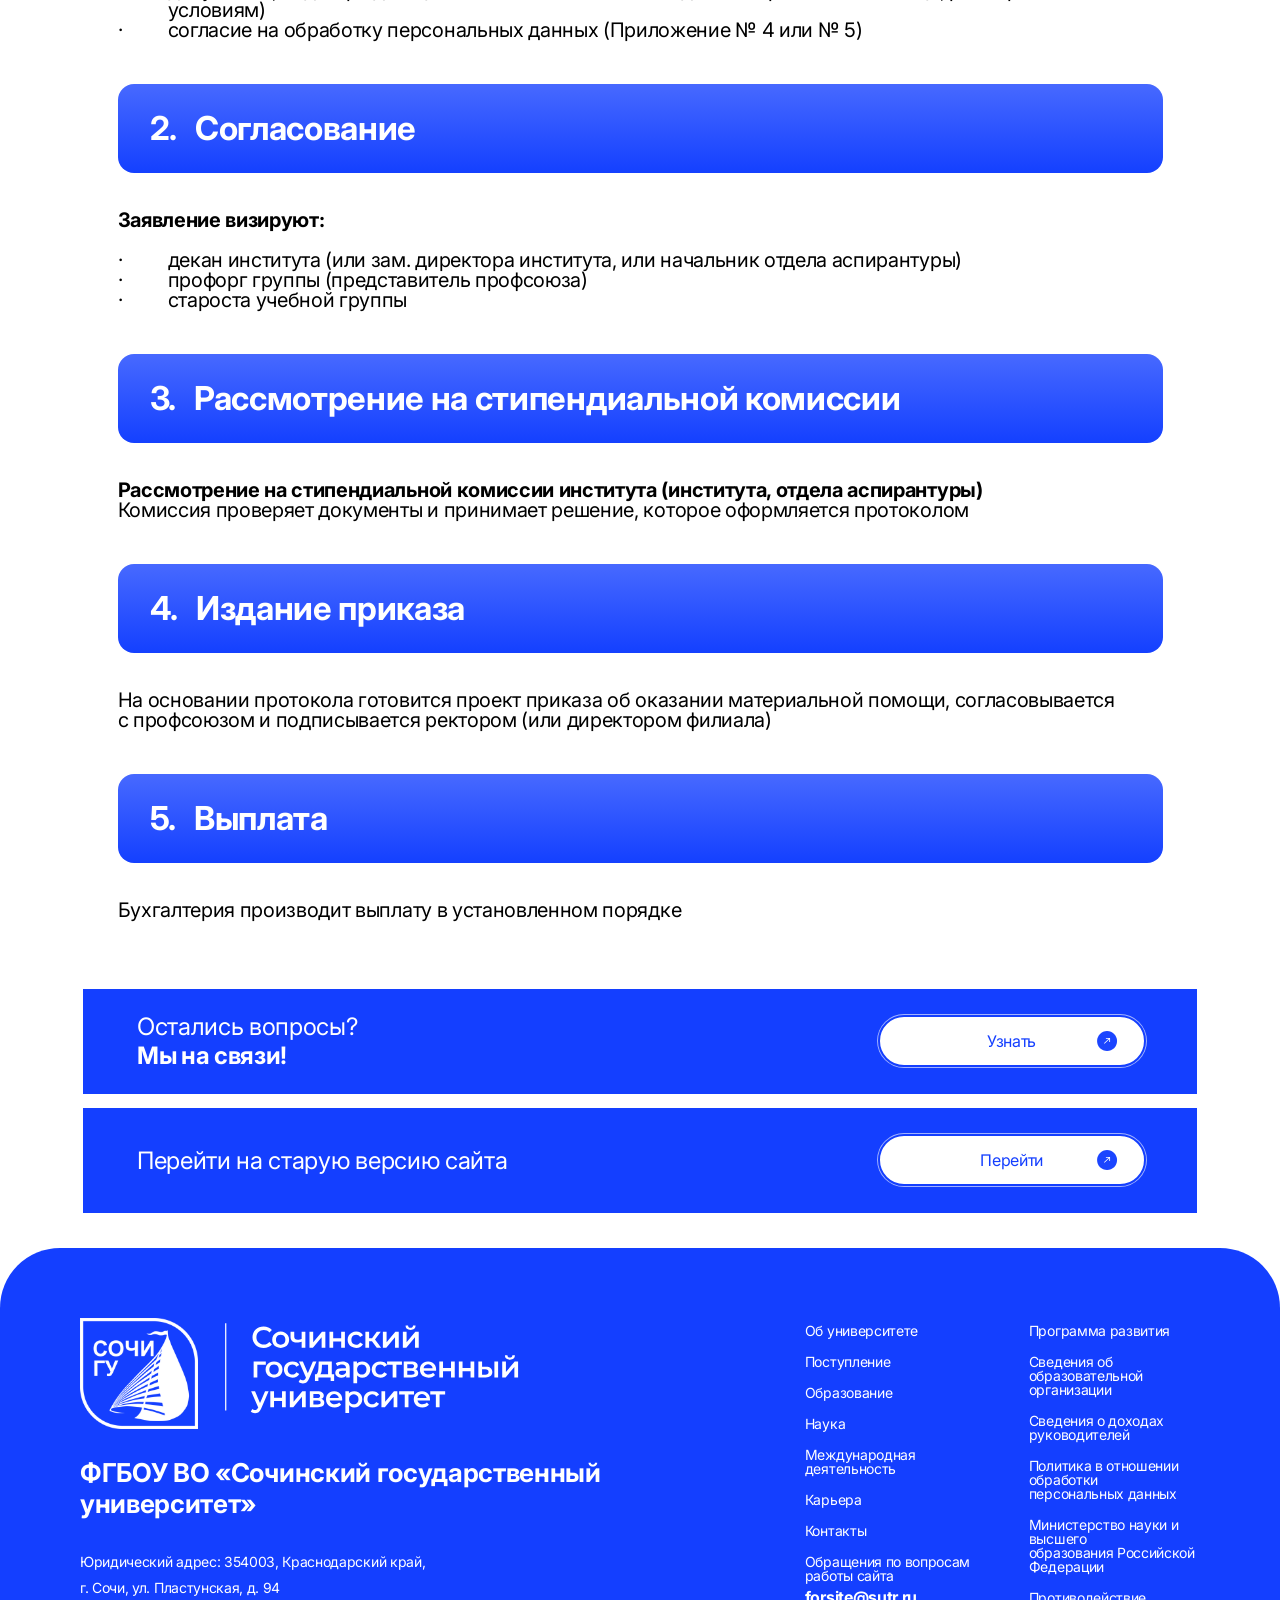
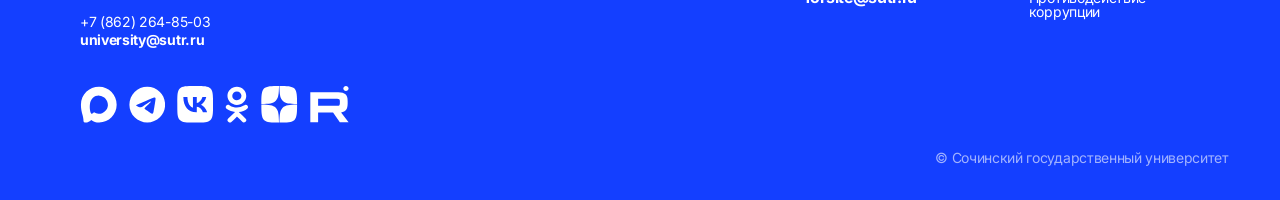
<file: materialnaya-pomoshch.html>
<!DOCTYPE html>
<html lang="ru">
<head>
  <meta charset="UTF-8">
  <meta name="viewport" content="width=device-width, initial-scale=1.0">
  <title>Материальная помощь — Единое окно — СочиГУ</title>
  <meta name="description" content="Материальная помощь в СочиГУ: кто имеет право, виды и размеры выплат, особые категории обучающихся, порядок оформления.">
  <meta name="theme-color" content="#143fff">
  <link rel="icon" href="assets/window/logo.png">
  <link rel="preconnect" href="https://fonts.googleapis.com">
  <link rel="preconnect" href="https://fonts.gstatic.com" crossorigin>
  <link href="https://fonts.googleapis.com/css2?family=Inter:wght@400;500;700&family=Onest:wght@400;600&display=swap" rel="stylesheet">
  <link rel="stylesheet" href="css/window.css">
  <script>(function(d){d.classList.add("js");try{var c=document.createElement("canvas").getContext("2d"),t="Единое окно СочиГУ";c.font="20px monospace";var m=c.measureText(t).width;c.font="20px -apple-system,BlinkMacSystemFont,monospace";if(c.measureText(t).width===m)d.classList.add("no-sf")}catch(e){}})(document.documentElement)</script>
</head>
<body class="page-section page-aid">
  <a class="skip-link" href="#main">Перейти к содержанию</a>
  <button class="burger" type="button" aria-expanded="false" aria-controls="menu" aria-label="Открыть меню"><span class="burger__lines" aria-hidden="true"><i></i><i></i><i></i></span></button>
  <nav class="menu" id="menu" aria-label="Разделы единого окна" aria-hidden="true">
    <ul>
      <li><a href="index.html">Все услуги</a></li>
      <li><a href="stipendii.html">Стипендии</a></li>
      <li><a href="materialnaya-pomoshch.html">Материальная помощь</a></li>
      <li><a href="obschezhitie.html">Общежитие</a></li>
      <li><a href="svo.html">Меры поддержки участников СВО</a></li>
      <li><a href="semyi.html">Меры поддержки семей</a></li>
      <li><a href="obrazovatelnyj-kredit.html">Образовательный кредит</a></li>
      <li><a href="psihologicheskaya-pomoshch.html">Психологическая помощь</a></li>
      <li><a href="yuridicheskaya-pomoshch.html">Юридическая помощь</a></li>
    </ul>
  </nav>
  <header class="hero">
    <div class="wrap">
      <a class="hero__logo" href="index.html" aria-label="СочиГУ — Единое окно"><img src="assets/window/logo.png" width="60" height="57" alt=""></a>
      <img class="hero__eagle" src="assets/window/eagle.webp" width="902" height="1037" alt="" aria-hidden="true">
      <div class="hero__body">
        <img class="hero__ministry" src="assets/window/icons/ministry.svg" width="258" height="74" alt="Министерство науки и высшего образования Российской Федерации">
        <p class="hero__title">Единое окно <br>в образовательных <br>организациях</p>
      </div>
    </div>
  </header>
  <main id="main">
    <div class="notice">
      <p><b>При содействии Минобрнауки России</b> и в рамках реализации Стратегии действий по реализации семейной и демографической политики, поддержке многодетности в Российской Федерации запущена единая комплексная модель оказания поддержки молодых студенческих семей из числа обучающихся и других категорий нуждающихся в формате системы «единого окна».</p>
    </div>
    <section class="community" aria-labelledby="community-title">
      <div class="wrap">
        <h2 id="community-title">Стань частью <br>сообщества СочиГУ</h2>
        <div class="socials"><a href="https://max.ru/id2320051199_biz" target="_blank" rel="noopener" aria-label="MAX"><svg aria-hidden="true" focusable="false" xmlns="http://www.w3.org/2000/svg" viewBox="0 0 68 68"><path d="M34.39 52.9C30.85 52.9 29.21 52.38 26.36 50.31C24.55 52.64 18.84 54.46 18.59 51.34C18.59 49 18.07 47.03 17.49 44.87C16.79 42.21 16 39.25 16 34.96C16 24.71 24.37 17 34.29 17C44.22 17 52 25.09 52 35.05C52.03 44.86 44.15 52.84 34.39 52.9M34.53 25.86C29.7 25.61 25.94 28.97 25.1 34.23C24.42 38.59 25.64 43.9 26.68 44.18C27.17 44.3 28.43 43.28 29.21 42.49C30.51 43.39 32.01 43.93 33.58 44.06C38.58 44.3 42.86 40.47 43.2 35.45C43.39 30.42 39.54 26.15 34.53 25.87L34.53 25.86" fill="currentColor"/><path d="M66 34L65 34C65 51.12 51.12 65 34 65L34 66L34 67C52.23 67 67 52.23 67 34L66 34M34 66L34 65C16.88 65 3 51.12 3 34L2 34L1 34C1 52.23 15.77 67 34 67L34 66M2 34L3 34C3 16.88 16.88 3 34 3L34 2L34 1C15.77 1 1 15.77 1 34L2 34M34 2L34 3C51.12 3 65 16.88 65 34L66 34L67 34C67 15.77 52.23 1 34 1L34 2" fill="currentColor"/></svg></a><a href="https://t.me/sochi_university" target="_blank" rel="noopener" aria-label="Telegram"><svg aria-hidden="true" focusable="false" xmlns="http://www.w3.org/2000/svg" viewBox="0 0 68 68"><path d="M33.5 17C38.41 17 43.11 18.9 46.58 22.27C50.05 25.65 52 30.23 52 35C52 39.77 50.05 44.35 46.58 47.73C43.11 51.1 38.41 53 33.5 53C28.59 53 23.89 51.1 20.42 47.73C16.95 44.35 15 39.77 15 35C15 30.23 16.95 25.65 20.42 22.27C23.89 18.9 28.59 17 33.5 17M41.07 27.84C40.37 27.85 39.3 28.21 34.16 30.29C32.37 31.02 28.77 32.52 23.38 34.81C22.5 35.15 22.04 35.48 22 35.8C21.92 36.43 22.84 36.62 24 36.99C24.94 37.29 26.21 37.64 26.87 37.65C27.47 37.66 28.14 37.42 28.88 36.93C33.92 33.62 36.52 31.95 36.68 31.91C36.8 31.88 36.96 31.85 37.06 31.95C37.17 32.04 37.16 32.22 37.15 32.26C37.06 32.65 32.33 36.83 32.06 37.11C31.02 38.16 29.83 38.8 31.66 39.98C33.24 40.99 34.16 41.64 35.78 42.67C36.82 43.34 37.64 44.12 38.72 44.03C39.21 43.98 39.72 43.53 39.98 42.18C40.59 39 41.8 32.09 42.07 29.24C42.1 28.99 42.07 28.67 42.05 28.53C42.02 28.39 41.97 28.19 41.78 28.05C41.56 27.87 41.22 27.83 41.07 27.84" fill="currentColor"/><path d="M66 34L65 34C65 51.12 51.12 65 34 65L34 66L34 67C52.23 67 67 52.23 67 34L66 34M34 66L34 65C16.88 65 3 51.12 3 34L2 34L1 34C1 52.23 15.77 67 34 67L34 66M2 34L3 34C3 16.88 16.88 3 34 3L34 2L34 1C15.77 1 1 15.77 1 34L2 34M34 2L34 3C51.12 3 65 16.88 65 34L66 34L67 34C67 15.77 52.23 1 34 1L34 2" fill="currentColor"/></svg></a><a href="https://sochi.university/" target="_blank" rel="noopener" aria-label="ВКонтакте"><svg aria-hidden="true" focusable="false" xmlns="http://www.w3.org/2000/svg" viewBox="0 0 68 68"><path d="M18.53 19.53C16 22.06 16 26.13 16 34.28L16 35.72C16 43.87 16 47.94 18.53 50.47C21.06 53 25.13 53 33.28 53L34.72 53C42.87 53 46.94 53 49.47 50.47C52 47.94 52 43.87 52 35.72L52 34.28C52 26.13 52 22.06 49.47 19.53C46.94 17 42.87 17 34.72 17L33.28 17C25.13 17 21.06 17 18.53 19.53M22.08 27.95C22.27 37.31 26.95 42.94 35.16 42.94L35.62 42.94L35.62 37.58C38.64 37.88 40.91 40.09 41.83 42.94L46.09 42.94C44.92 38.68 41.84 36.32 39.92 35.42C41.84 34.31 44.54 31.61 45.19 27.95L41.32 27.95C40.48 30.92 37.99 33.62 35.62 33.88L35.62 27.95L31.75 27.95L31.75 38.33C29.35 37.73 26.32 34.82 26.19 27.95L22.08 27.95" fill="currentColor" fill-rule="evenodd"/><path d="M66 34L65 34C65 51.12 51.12 65 34 65L34 66L34 67C52.23 67 67 52.23 67 34L66 34M34 66L34 65C16.88 65 3 51.12 3 34L2 34L1 34C1 52.23 15.77 67 34 67L34 66M2 34L3 34C3 16.88 16.88 3 34 3L34 2L34 1C15.77 1 1 15.77 1 34L2 34M34 2L34 3C51.12 3 65 16.88 65 34L66 34L67 34C67 15.77 52.23 1 34 1L34 2" fill="currentColor"/></svg></a><a href="https://ok.ru/profile/578044851929" target="_blank" rel="noopener" aria-label="Одноклассники"><svg aria-hidden="true" focusable="false" xmlns="http://www.w3.org/2000/svg" viewBox="0 0 68 68"><path d="M32.07 42.05C29.04 41.74 26.3 41.01 23.96 39.21C23.66 38.99 23.36 38.77 23.1 38.52C22.07 37.55 21.97 36.45 22.78 35.31C23.48 34.33 24.64 34.07 25.85 34.63C26.09 34.74 26.31 34.87 26.53 35.02C30.89 37.96 36.9 38.05 41.28 35.15C41.71 34.83 42.18 34.56 42.72 34.42C43.76 34.16 44.74 34.54 45.3 35.44C45.94 36.46 45.93 37.46 45.14 38.26C43.93 39.48 42.47 40.36 40.85 40.98C39.32 41.56 37.64 41.85 35.98 42.05C36.23 42.32 36.35 42.45 36.51 42.6C38.76 44.82 41.03 47.04 43.27 49.27C44.04 50.03 44.2 50.97 43.78 51.85C43.32 52.82 42.29 53.45 41.27 53.38C40.63 53.34 40.13 53.03 39.69 52.59C37.99 50.91 36.25 49.26 34.59 47.55C34.1 47.05 33.87 47.15 33.44 47.58C31.73 49.31 29.99 51.01 28.24 52.7C27.45 53.46 26.51 53.6 25.6 53.16C24.63 52.7 24.02 51.73 24.07 50.76C24.1 50.1 24.43 49.6 24.89 49.14C27.12 46.96 29.35 44.77 31.57 42.58C31.72 42.43 31.86 42.28 32.07 42.05" fill="currentColor"/><path d="M33.92 34.44C28.51 34.43 24.06 30.02 24.1 24.7C24.13 19.32 28.57 14.99 34.04 15C39.52 15.01 43.92 19.41 43.89 24.85C43.87 30.16 39.39 34.46 33.92 34.44M38.85 24.71C38.84 22.07 36.69 19.97 34 19.97C31.29 19.96 29.13 22.1 29.15 24.77C29.17 27.4 31.33 29.49 34.03 29.48C36.71 29.47 38.85 27.35 38.85 24.71" fill="currentColor"/><path d="M66 34L65 34C65 51.12 51.12 65 34 65L34 66L34 67C52.23 67 67 52.23 67 34L66 34M34 66L34 65C16.88 65 3 51.12 3 34L2 34L1 34C1 52.23 15.77 67 34 67L34 66M2 34L3 34C3 16.88 16.88 3 34 3L34 2L34 1C15.77 1 1 15.77 1 34L2 34M34 2L34 3C51.12 3 65 16.88 65 34L66 34L67 34C67 15.77 52.23 1 34 1L34 2" fill="currentColor"/></svg></a><a href="https://dzen.ru/sochistateuniversity" target="_blank" rel="noopener" aria-label="Дзен"><svg aria-hidden="true" focusable="false" xmlns="http://www.w3.org/2000/svg" viewBox="0 0 68 68"><path d="M37.28 37.28C34.61 40.03 34.41 43.47 34.18 51C41.2 51 46.05 50.98 48.55 48.55C50.98 46.05 51 40.97 51 34.18C43.47 34.42 40.04 34.61 37.28 37.28M17 34.18C17 40.97 17.02 46.05 19.45 48.55C21.95 50.98 26.8 51 33.82 51C33.57 43.47 33.39 40.03 30.72 37.28C27.96 34.61 24.53 34.41 17 34.18M33.82 17C26.81 17 21.95 17.02 19.45 19.45C17.02 21.95 17 27.03 17 33.82C24.53 33.58 27.96 33.39 30.72 30.72C33.39 27.97 33.59 24.53 33.82 17M37.28 30.72C34.61 27.97 34.41 24.53 34.18 17C41.2 17 46.05 17.02 48.55 19.45C50.98 21.95 51 27.03 51 33.82C43.47 33.58 40.04 33.39 37.28 30.72" fill="currentColor"/><path d="M66 34L65 34C65 51.12 51.12 65 34 65L34 66L34 67C52.23 67 67 52.23 67 34L66 34M34 66L34 65C16.88 65 3 51.12 3 34L2 34L1 34C1 52.23 15.77 67 34 67L34 66M2 34L3 34C3 16.88 16.88 3 34 3L34 2L34 1C15.77 1 1 15.77 1 34L2 34M34 2L34 3C51.12 3 65 16.88 65 34L66 34L67 34C67 15.77 52.23 1 34 1L34 2" fill="currentColor"/></svg></a><a href="https://rutube.ru/channel/25548246/" target="_blank" rel="noopener" aria-label="Rutube"><svg aria-hidden="true" focusable="false" xmlns="http://www.w3.org/2000/svg" viewBox="0 0 68 68"><path d="M40.95 23.07L16 23.07L16 50L22.94 50L22.94 41.24L36.25 41.24L42.32 50L50.09 50L43.4 41.2C45.48 40.88 46.98 40.11 47.89 38.9C48.81 37.69 49.26 35.75 49.26 33.16L49.26 31.14C49.26 29.61 49.1 28.4 48.81 27.47C48.51 26.54 48.02 25.73 47.31 25.01C46.56 24.32 45.73 23.84 44.73 23.51C43.73 23.23 42.49 23.07 40.95 23.07M39.82 35.3L22.94 35.3L22.94 29.01L39.82 29.01C40.78 29.01 41.45 29.17 41.78 29.45C42.11 29.73 42.32 30.26 42.32 31.02L42.32 33.28C42.32 34.09 42.11 34.62 41.78 34.9C41.45 35.18 40.78 35.3 39.82 35.3L39.82 35.3" fill="currentColor"/><path d="M48.7 22.61C49.97 22.61 51 21.58 51 20.3C51 19.03 49.97 18 48.7 18C47.42 18 46.39 19.03 46.39 20.3C46.39 21.58 47.42 22.61 48.7 22.61" fill="currentColor"/><path d="M66 34L65 34C65 51.12 51.12 65 34 65L34 66L34 67C52.23 67 67 52.23 67 34L66 34M34 66L34 65C16.88 65 3 51.12 3 34L2 34L1 34C1 52.23 15.77 67 34 67L34 66M2 34L3 34C3 16.88 16.88 3 34 3L34 2L34 1C15.77 1 1 15.77 1 34L2 34M34 2L34 3C51.12 3 65 16.88 65 34L66 34L67 34C67 15.77 52.23 1 34 1L34 2" fill="currentColor"/></svg></a></div>
      </div>
    </section>
    <nav class="services" aria-label="Услуги единого окна">
  <a class="tile" href="stipendii.html">Стипендии<span class="tile__dot" aria-hidden="true"></span></a>
  <a class="tile" href="materialnaya-pomoshch.html" aria-current="page">Материальная <br>помощь<span class="tile__dot" aria-hidden="true"></span></a>
  <div class="tile tile--blank" aria-hidden="true"></div>
  <a class="tile" href="obschezhitie.html">Общежитие<span class="tile__dot" aria-hidden="true"></span></a>
  <a class="tile" href="svo.html">Меры поддержки <br>участников СВО <br>и детей участников СВО<span class="tile__dot" aria-hidden="true"></span></a>
  <div class="tile tile--blank tile--soft" aria-hidden="true"></div>
  <a class="tile" href="semyi.html">Меры поддержки семей <br>и студентов, имеющих <br>детей<span class="tile__dot" aria-hidden="true"></span></a>
  <a class="tile" href="obrazovatelnyj-kredit.html">Образовательный <br>кредит<span class="tile__dot" aria-hidden="true"></span></a>
    </nav>

    <h1 class="band"><span>Материальная помощь</span></h1>
    <nav class="topics topics--mp" aria-label="Разделы страницы">
      <div class="topics__row">
        <a class="topic topic--blue" href="#prava">Кто имеет <br>преимущественное <br>право <br>на получение <br>помощи<span class="tile__dot" aria-hidden="true"></span></a>
        <a class="topic" href="#vidy">Виды <br>материальной <br>помощи, размеры <br>и условия<span class="tile__dot" aria-hidden="true"></span></a>
        <a class="topic topic--blue" href="#osobye">Особые категории <br>обучающихся <br>(участники СВО, <br>прибывшие <br>из ДНР/ЛНР/ <br>Херсонской <br>и Запорожской <br>областей/ <br>с территории <br>Украины)<span class="tile__dot" aria-hidden="true"></span></a>
        <a class="topic" href="#poryadok">Порядок <br>оформления <br>материальной <br>помощи<span class="tile__dot" aria-hidden="true"></span></a>
      </div>
    </nav>
    <div class="mp-docs">
      <a class="mp-doc" href="https://disk.yandex.ru/d/3_Bt8bKTczT25Q/%D0%94%D0%BE%D0%BA%D1%83%D0%BC%D0%B5%D0%BD%D1%82%D1%8B%20%D0%BD%D0%B0%20%D0%B2%D0%BA%D0%BB%D0%B0%D0%B4%D0%BA%D1%83%20%D0%9C%D0%B0%D1%82%D0%B5%D1%80%D0%B8%D0%B0%D0%BB%D1%8C%D0%BD%D0%B0%D1%8F%20%D0%BF%D0%BE%D0%BC%D0%BE%D1%89%D1%8C/%D0%97%D0%B0%D1%8F%D0%B2%D0%BB%D0%B5%D0%BD%D0%B8%D0%B5/%D0%9C%D0%B0%D1%82%D0%B5%D1%80%D0%B8%D0%B0%D0%BB%D1%8C%D0%BD%D0%B0%D1%8F%20%D0%BF%D0%BE%D0%BC%D0%BE%D1%89%D1%8C.docx" target="_blank" rel="noopener">Заявление <br>на материальную <br>помощь<span class="pill__ico" aria-hidden="true"></span></a>
      <a class="mp-doc" href="https://disk.yandex.ru/d/3_Bt8bKTczT25Q/%D0%94%D0%BE%D0%BA%D1%83%D0%BC%D0%B5%D0%BD%D1%82%D1%8B%20%D0%BD%D0%B0%20%D0%B2%D0%BA%D0%BB%D0%B0%D0%B4%D0%BA%D1%83%20%D0%9C%D0%B0%D1%82%D0%B5%D1%80%D0%B8%D0%B0%D0%BB%D1%8C%D0%BD%D0%B0%D1%8F%20%D0%BF%D0%BE%D0%BC%D0%BE%D1%89%D1%8C/%D0%9E%D0%B1%D1%80%D0%B0%D0%B1%D0%BE%D1%82%D0%BA%D0%B0%20%D0%BF%D0%B5%D1%80%D1%81%D0%BE%D0%BD%D0%B0%D0%BB%D1%8C%D0%BD%D1%8B%D1%85%20%D0%B4%D0%B0%D0%BD%D0%BD%D1%8B%D1%85/%D0%9C%D0%B0%D1%82%D0%B5%D1%80%D0%B8%D0%B0%D0%BB%D1%8C%D0%BD%D0%B0%D1%8F%20%D0%BF%D0%BE%D0%BC%D0%BE%D1%89%D1%8C%20%D1%81%D0%BE%D0%B3%D0%BB%D0%B0%D1%81%D0%B8%D0%B5.docx" target="_blank" rel="noopener">Согласие на обработку <br>персональных данных<span class="pill__ico" aria-hidden="true"></span></a>
      <a class="mp-doc" href="https://disk.yandex.ru/d/3_Bt8bKTczT25Q/%D0%94%D0%BE%D0%BA%D1%83%D0%BC%D0%B5%D0%BD%D1%82%D1%8B%20%D0%BD%D0%B0%20%D0%B2%D0%BA%D0%BB%D0%B0%D0%B4%D0%BA%D1%83%20%D0%9C%D0%B0%D1%82%D0%B5%D1%80%D0%B8%D0%B0%D0%BB%D1%8C%D0%BD%D0%B0%D1%8F%20%D0%BF%D0%BE%D0%BC%D0%BE%D1%89%D1%8C/%D0%9F%D0%BE%D0%BB%D0%BE%D0%B6%D0%B5%D0%BD%D0%B8%D0%B5/%D0%9F%D0%BE%D0%BB%D0%BE%D0%B6%D0%B5%D0%BD%D0%B8%D0%B5%20%D0%BE%20%D1%81%D1%82%D0%B8%D0%BF%D0%B5%D0%BD%D0%B4%D0%B8%D0%B0%D0%BB%D1%8C%D0%BD%D0%BE%D0%BC%20%D0%BE%D0%B1%D0%B5%D1%81%D0%BF%D0%B5%D1%87%D0%B5%D0%BD%D0%B8%D0%B8%20%D0%B8%20%D0%B4%D1%80%D1%83%D0%B3%D0%B8%D1%85%20%D0%B2%D0%B8%D0%B4%D0%BE%D0%B2%20%D0%BC%D0%B0%D1%82%D0%B5%D1%80%D0%B8%D0%B0%D0%BB%D1%8C%D0%BD%D0%BE%D0%B9%20%D0%BF%D0%BE%D0%B4%D0%B4%D0%B5%D1%80%D0%B6%D0%BA%D0%B8%20%D1%81%D1%82%D1%83%D0%B4%D0%B5%D0%BD%D1%82%D0%BE%D0%B2%20%D0%B8%20%D0%B0%D1%81%D0%BF%D0%B8%D1%80%D0%B0%D0%BD%D1%82%D0%BE%D0%B2%20%284%29%20%281%29.pdf" target="_blank" rel="noopener">Положение о стипендиальном <br>обеспечении и других формах <br>материальной поддержки <br>студентов и аспирантов, <br>обучающихся в ФГБОУ ВО <br>«Сочинский государственный <br>университет»<span class="pill__ico" aria-hidden="true"></span></a>
    </div>

    <h2 class="band" id="prava" style="--mt:50px"><span>Кто имеет преимущественное право <br>на получение помощи</span></h2>
    <section class="sec__body prose mp-who" aria-label="Кто имеет преимущественное право">
      <p><b>Следующие категории обучающихся могут претендовать на материальную помощь в первую очередь:</b></p>
      <ul class="dot-list">
        <li>инвалиды I, II, III группы</li>
        <li>дети-инвалиды, инвалиды с детства</li>
        <li>дети-сироты и дети, оставшиеся без попечения родителей, лица из их числа</li>
        <li>студенты из малообеспеченных семей</li>
        <li>студенты, имеющие детей</li>
      </ul>
      <p>Помимо перечисленных категорий, право на первоочередное получение материальной помощи могут иметь обучающиеся, <br>оказавшиеся в трудной жизненной ситуации — например, в случае утраты кормильца, резкого ухудшения материального <br>положения семьи или необходимости срочных расходов на лечение. Решение о предоставлении поддержки в таких случаях <br>принимается индивидуально на основании подтверждающих документов и оценки обстоятельств комиссией вуза.</p>
    </section>

    <h2 class="band" id="vidy" style="--mt:86px"><span>Виды материальной помощи, <br>размеры и условия</span></h2>
    <div class="aid" role="table" aria-label="Виды материальной помощи, размеры и условия">
      <div class="aid__head" role="row"><span role="columnheader">№</span><span role="columnheader">Основание <br>для выплаты</span><span role="columnheader">Подтверждающие <br>документы</span><span role="columnheader">Периодичность</span><span role="columnheader">Размер выплаты</span></div>
      <div class="aid__row" role="row"><span role="cell">1</span><span role="cell">Дети-сироты и дети, <br>оставшиеся без попечения <br>родителей, лица из их числа, <br>потерявшие родителей <br>в период обучения</span><span role="cell" data-label="Документы">Копии документов <br>о льготной категории или приказ <br>о постановке на полное <br>гособеспечение</span><span role="cell" data-label="Периодичность">Не чаще 1 раза <br>в полугодие</span><span role="cell" data-label="Размер выплаты">до 20 000 руб.</span></div>
      <div class="aid__row" role="row"><span role="cell">2</span><span role="cell">Инвалиды I, II, III <br>групп, дети-инвалиды, <br>инвалиды с детства</span><span role="cell" data-label="Документы">Копия справки <br>об инвалидности</span><span role="cell" data-label="Периодичность">Не чаще 1 раза <br>в полугодие</span><span role="cell" data-label="Размер выплаты">до 15 000 руб.</span></div>
      <div class="aid__row" role="row"><span role="cell">3</span><span role="cell">Смерть близких <br>родственников (родители, <br>супруг(а), дети, родные братья/ <br>сёстры, бабушки/дедушки); <br>частичная компенсация <br>проезда на похороны и обратно</span><span role="cell" data-label="Документы">Копия свидетельства <br>о смерти; документы, <br>подтверждающие родство; <br>копии проездных документов <br>и расходов. <br>Срок подачи — 6 месяцев со <br>дня выдачи свидетельства</span><span role="cell" data-label="Периодичность">Единовременно</span><span role="cell" data-label="Размер выплаты">До 50% затрат <br>на ритуальные услуги, но не <br>более 30 000 руб.; компенсация <br>проезда — до 50% затрат</span></div>
      <div class="aid__row" role="row"><span role="cell">4</span><span role="cell">Чрезвычайные <br>обстоятельства (стихийные <br>бедствия, пожар, наводнение <br>и т.п.)</span><span role="cell" data-label="Документы">Справка из компетентных <br>органов (МЧС, местная <br>администрация, <br>противопожарная служба). <br>Срок подачи — 3 месяца со дня <br>события</span><span role="cell" data-label="Периодичность">Единовременно</span><span role="cell" data-label="Размер выплаты">до 50 000 руб.</span></div>
      <div class="aid__row" role="row"><span role="cell">5</span><span role="cell">Чрезвычайные <br>обстоятельства в результате <br>действий третьих лиц <br>(грабёж, кража)</span><span role="cell" data-label="Документы">Справка из органов внутренних <br>дел. Срок подачи — 3 месяца <br>со дня события</span><span role="cell" data-label="Периодичность">Единовременно</span><span role="cell" data-label="Размер выплаты">До 50% стоимости <br>утраченного имущества, но не <br>более 5 000 руб.; <br>на восстановление документов <br>— до 50% затрат, но не более <br>5 000 руб.</span></div>
      <div class="aid__row" role="row"><span role="cell">6</span><span role="cell">Тяжёлая болезнь, <br>травма, хирургическая <br>операция, требующие больших <br>затрат на лечение <br>(в т.ч. лекарства)</span><span role="cell" data-label="Документы">Документы из медорганизации, <br>подтверждающие лечение; <br>копии платежных документов. <br>Срок подачи — 6 месяцев со <br>дня расходования средств</span><span role="cell" data-label="Периодичность">Единовременно</span><span role="cell" data-label="Размер выплаты">До 50% затрат, но не <br>более 20 000 руб.; <br>в исключительных случаях <br>(по решению Учёного совета) <br>сумма может быть увеличена</span></div>
      <div class="aid__row" role="row"><span role="cell">7</span><span role="cell">Заболевание ребёнка <br>обучающегося, требующее <br>больших затрат на лечение</span><span role="cell" data-label="Документы">Копия свидетельства <br>о рождении ребёнка; <br>меддокументы о лечении; <br>копии платежных документов. <br>Срок подачи — 6 месяцев со <br>дня расходования средств</span><span role="cell" data-label="Периодичность">Единовременно</span><span role="cell" data-label="Размер выплаты">До 50% затрат, но не <br>более 20 000 руб.; <br>в исключительных случаях <br>сумма может быть увеличена</span></div>
      <div class="aid__row" role="row"><span role="cell">8</span><span role="cell">Прохождение медицинских <br>обследований (платных)</span><span role="cell" data-label="Документы">Копия договора, акта, <br>счёта на оплату медуслуг; <br>копии платежных документов. <br>Срок подачи — 6 месяцев <br>со дня расходования средств</span><span role="cell" data-label="Периодичность">Единовременно</span><span role="cell" data-label="Размер выплаты">До 50% затрат, но не <br>более 20 000 руб.; <br>в исключительных случаях <br>сумма может быть увеличена</span></div>
      <div class="aid__row" role="row"><span role="cell">9</span><span role="cell">Нахождение <br>на диспансерном учёте <br>с хроническими заболеваниями <br>(кроме инвалидов)</span><span role="cell" data-label="Документы">Копия медицинской <br>справки, подтверждающей <br>постановку на учёт</span><span role="cell" data-label="Периодичность">Не чаще 1 раза <br>в полугодие</span><span role="cell" data-label="Размер выплаты">до 15 000 руб.</span></div>
      <div class="aid__row" role="row"><span role="cell">10</span><span role="cell">Участники <br>локальных войн</span><span role="cell" data-label="Документы">Копии документов, <br>подтверждающих льготную <br>категорию</span><span role="cell" data-label="Периодичность">Не чаще 1 раза <br>в полугодие</span><span role="cell" data-label="Размер выплаты">до 15 000 руб.</span></div>
      <div class="aid__row" role="row"><span role="cell">11</span><span role="cell">Пострадавшие <br>от радиационных катастроф <br>(Чернобыль, Семипалатинский <br>полигон и др.)</span><span role="cell" data-label="Документы">Копии документов, <br>подтверждающих льготную <br>категорию</span><span role="cell" data-label="Периодичность">Не чаще 1 раза <br>в полугодие</span><span role="cell" data-label="Размер выплаты">до 15 000 руб.</span></div>
      <div class="aid__row" role="row"><span role="cell">12</span><span role="cell">Получившие <br>государственную социальную <br>помощь (малоимущие)</span><span role="cell" data-label="Документы">Выписка из приказа <br>о назначении госсоцстипендии <br>или копия документа <br>о назначении госсоцпомощи</span><span role="cell" data-label="Периодичность">Не чаще 1 раза <br>в полугодие</span><span role="cell" data-label="Размер выплаты">до 10 000 руб.</span></div>
      <div class="aid__row" role="row"><span role="cell">13</span><span role="cell">Родители (или один <br>родитель) — пенсионеры <br>или инвалиды</span><span role="cell" data-label="Документы">Копия свидетельства <br>о рождении; копия пенсионного <br>удостоверения или справки <br>об инвалидности</span><span role="cell" data-label="Периодичность">Не чаще 1 раза <br>в полугодие</span><span role="cell" data-label="Размер выплаты">до 15 000 руб.</span></div>
      <div class="aid__row" role="row"><span role="cell">14</span><span role="cell">Вступление в брак <br>(если оба супруга — студенты <br>СочиГУ, помощь оказывается <br>одному)</span><span role="cell" data-label="Документы">Копия свидетельства <br>о браке; справка из деканата, <br>что супругу помощь <br>не оказывалась. <br>Срок подачи — 3 месяца со дня <br>выдачи свидетельства</span><span role="cell" data-label="Периодичность">Не чаще 1 раза <br>в полугодие</span><span role="cell" data-label="Размер выплаты">до 10 000 руб.</span></div>
      <div class="aid__row" role="row"><span role="cell">15</span><span role="cell">Рождение ребенка <br>(если оба родителя — студенты <br>СочиГУ, помощь одному)</span><span role="cell" data-label="Документы">Копия свидетельства <br>о рождении ребенка. <br>Срок подачи — 6 месяцев <br>со дня рождения</span><span role="cell" data-label="Периодичность">Единовременно</span><span role="cell" data-label="Размер выплаты">до 10 000 руб. <br>на одного новорожденного</span></div>
      <div class="aid__row" role="row"><span role="cell">16</span><span role="cell">Студенты до 35 лет, <br>состоящие в браке <br>и воспитывающие детей <br>(если оба супруга — студенты <br>очной формы, помощь одному)</span><span role="cell" data-label="Документы">Копия свидетельства <br>о браке; копия свидетельства <br>о рождении ребенка</span><span role="cell" data-label="Периодичность">Не чаще 1 раза <br>в полугодие</span><span role="cell" data-label="Размер выплаты">до 20 000 руб. <br>на каждого ребенка (если оба <br>родителя — студенты СочиГУ); <br>до 10 000 руб. (если один из <br>родителей — студент СочиГУ)</span></div>
      <div class="aid__row" role="row"><span role="cell">17</span><span role="cell">Единственный родитель <br>(усыновитель) ребенка до 35 лет</span><span role="cell" data-label="Документы">Копия свидетельства <br>о рождении/усыновлении; копия <br>свидетельства о смерти второго <br>родителя (если применимо)</span><span role="cell" data-label="Периодичность">Не чаще 1 раза <br>в полугодие</span><span role="cell" data-label="Размер выплаты">до 20 000 руб. <br>на каждого ребенка</span></div>
    </div>

    <h2 class="band" id="osobye" style="--mt:24px"><span>Особые категории обучающихся (участники СВО, прибывшие <br>из ДНР/ЛНР/Херсонской и Запорожской областей/ <br>с территории Украины)</span></h2>
    <div class="mp-special">
      <article class="info-card"><h3>Участники специальной <br>военной операции <br>и их дети</h3><p>обучающиеся в институте прикладных <br>технологий и сервиса (СПО) имеют <br>право на ежемесячную денежную <br>компенсацию стоимости горячего <br>питания в трёхкратном размере <br>государственной социальной <br>стипендии. Выплата производится <br>за счёт внебюджетных средств.</p></article>
      <article class="info-card"><h3>Студенты, прибывшие <br>из ДНР/ЛНР/Херсонской <br>и Запорожской областей/ <br>с территории Украины</h3><p>(в 2022 г. и позднее), которым <br>невозможно установить результаты <br>промежуточной аттестации или <br>своевременно подтвердить льготу, <br>могут получать ежемесячную <br>материальную помощь в размере, <br>равном стипендии, до момента первой <br>аттестации.</p></article>
    </div>

    <h2 class="band" id="poryadok" style="--mt:44px"><span>Порядок оформления <br>материальной помощи</span></h2>
    <ol class="steps" aria-label="Порядок оформления">
      <li class="step"><h3 class="step__bar"><span>1.</span>Сбор документов</h3><div class="step__body prose"><p><b>Студент готовит:</b></p><ul class="dot-list"><li>заявление на имя ректора</li><li>копию паспорта (1-й лист + регистрация)</li><li>копию ИНН</li><li>копию СНИЛС</li><li>документы, подтверждающие основание (согласно <a href="#vidy">Видам материальной помощи, размерам и условиям</a>)</li><li>согласие на обработку персональных данных (Приложение № 4 или № 5)</li></ul></div></li>
      <li class="step"><h3 class="step__bar"><span>2.</span>Согласование</h3><div class="step__body prose"><p><b>Заявление визируют:</b></p><ul class="dot-list"><li>декан института (или зам. директора института, или начальник отдела аспирантуры)</li><li>профорг группы (представитель профсоюза)</li><li>староста учебной группы</li></ul></div></li>
      <li class="step"><h3 class="step__bar"><span>3.</span>Рассмотрение на стипендиальной комиссии</h3><div class="step__body prose"><p><b>Рассмотрение на стипендиальной комиссии института (института, отдела аспирантуры)</b> <br>Комиссия проверяет документы и принимает решение, которое оформляется протоколом</p></div></li>
      <li class="step"><h3 class="step__bar"><span>4.</span>Издание приказа</h3><div class="step__body prose"><p>На основании протокола готовится проект приказа об оказании материальной помощи, согласовывается <br>с профсоюзом и подписывается ректором (или директором филиала)</p></div></li>
      <li class="step"><h3 class="step__bar"><span>5.</span>Выплата</h3><div class="step__body prose"><p>Бухгалтерия производит выплату в установленном порядке</p></div></li>
    </ol>

    <section class="banners" aria-label="Связь с университетом">
      <div class="banner"><p>Остались вопросы? <br><strong>Мы на связи!</strong></p><a class="banner__btn" href="https://sochi.university/contact/" target="_blank" rel="noopener">Узнать</a></div>
      <div class="banner"><p>Перейти на старую версию сайта</p><a class="banner__btn" href="https://sutr.ru/" target="_blank" rel="noopener">Перейти</a></div>
    </section>
  </main>
  <footer class="footer">
    <div class="wrap">
      <div>
        <a class="footer__brand" href="https://sochi.university/" target="_blank" rel="noopener" aria-label="Сочинский государственный университет">
          <img class="footer__mark" src="assets/window/logo.png" width="118" height="112" alt="">
          <img class="footer__wordmark" src="assets/window/icons/wordmark.svg" width="367" height="121" alt="">
        </a>
        <p class="footer__legal">ФГБОУ ВО «Сочинский государственный университет»</p>
        <p class="footer__addr">Юридический адрес: 354003, Краснодарский край, <br>г. Сочи, ул. Пластунская, д. 94</p>
        <p class="footer__contacts"><a href="tel:+78622648503">+7 (862) 264-85-03</a> <br><a href="mailto:university@sutr.ru">university@sutr.ru</a></p>
        <div class="footer__socials"><a href="https://max.ru/id2320051199_biz" target="_blank" rel="noopener" aria-label="MAX"><svg aria-hidden="true" focusable="false" xmlns="http://www.w3.org/2000/svg" viewBox="0 0 39.6 43"><path d="M20.62 40.27C16.85 40.27 15.1 39.71 12.05 37.5C10.13 39.99 4.03 41.93 3.76 38.61C3.76 36.11 3.21 34 2.59 31.7C1.84 28.86 1 25.7 1 21.12C1 10.19 9.93 1.96 20.52 1.96C31.11 1.96 39.41 10.6 39.41 21.23C39.45 31.69 31.04 40.21 20.62 40.27M20.77 11.42C15.62 11.15 11.6 14.73 10.71 20.35C9.98 25 11.28 30.67 12.39 30.96C12.92 31.09 14.26 30 15.1 29.17C16.48 30.12 18.08 30.7 19.76 30.83C25.1 31.09 29.66 27.01 30.02 21.65C30.23 16.28 26.12 11.73 20.77 11.42L20.77 11.42" fill="currentColor"/></svg></a><a href="https://t.me/sochi_university" target="_blank" rel="noopener" aria-label="Telegram"><svg aria-hidden="true" focusable="false" xmlns="http://www.w3.org/2000/svg" viewBox="0 0 39 43"><path d="M19.63 1.95C24.73 1.95 29.62 3.98 33.21 7.58C36.81 11.18 38.84 16.07 38.84 21.16C38.84 26.25 36.81 31.14 33.21 34.74C29.62 38.34 24.73 40.36 19.63 40.36C14.54 40.36 9.65 38.34 6.06 34.74C2.46 31.14 0.43 26.25 0.43 21.16C0.43 16.07 2.45 11.18 6.06 7.58C9.65 3.98 14.54 1.95 19.63 1.95M27.49 13.51C26.77 13.53 25.66 13.91 20.33 16.13C18.46 16.91 14.73 18.51 9.13 20.95C8.22 21.32 7.74 21.67 7.7 22.02C7.61 22.68 8.57 22.89 9.77 23.28C10.75 23.6 12.07 23.97 12.76 23.98C13.38 24 14.07 23.74 14.84 23.21C20.07 19.68 22.77 17.9 22.94 17.86C23.06 17.83 23.23 17.8 23.34 17.9C23.45 18 23.44 18.19 23.43 18.24C23.33 18.64 18.42 23.11 18.14 23.41C17.06 24.53 15.83 25.22 17.72 26.47C19.36 27.55 20.32 28.24 22.01 29.34C23.09 30.05 23.93 30.89 25.05 30.79C25.56 30.74 26.1 30.26 26.36 28.82C27 25.42 28.25 18.05 28.54 15.01C28.57 14.75 28.53 14.41 28.51 14.26C28.48 14.11 28.43 13.89 28.24 13.74C28 13.55 27.65 13.51 27.49 13.51" fill="currentColor"/></svg></a><a href="https://sochi.university/" target="_blank" rel="noopener" aria-label="ВКонтакте"><svg aria-hidden="true" focusable="false" xmlns="http://www.w3.org/2000/svg" viewBox="0 0 39 43"><path d="M3.03 3.77C0.33 6.53 0.33 10.99 0.33 19.9L0.33 21.47C0.33 30.38 0.33 34.84 3.03 37.6C5.73 40.37 10.08 40.37 18.77 40.37L20.31 40.37C29 40.37 33.34 40.37 36.04 37.6C38.74 34.84 38.74 30.38 38.74 21.47L38.74 19.9C38.74 10.99 38.74 6.53 36.04 3.77C33.34 1 29 1 20.31 1L18.77 1C10.08 1 5.73 1 3.03 3.77M6.81 12.98C7.02 23.21 12.02 29.36 20.77 29.36L21.27 29.36L21.27 23.51C24.48 23.83 26.92 26.25 27.89 29.36L32.44 29.36C31.19 24.7 27.91 22.13 25.86 21.14C27.91 19.93 30.79 16.98 31.48 12.98L27.35 12.98C26.45 16.22 23.79 19.18 21.27 19.45L21.27 12.98L17.14 12.98L17.14 24.33C14.58 23.67 11.34 20.49 11.2 12.98L6.81 12.98" fill="currentColor" fill-rule="evenodd"/></svg></a><a href="https://ok.ru/profile/578044851929" target="_blank" rel="noopener" aria-label="Одноклассники"><svg aria-hidden="true" focusable="false" xmlns="http://www.w3.org/2000/svg" viewBox="0 0 25.5 43"><path d="M10.79 29.01C7.69 28.7 4.9 27.97 2.51 26.17C2.21 25.95 1.9 25.73 1.63 25.48C0.59 24.51 0.48 23.41 1.31 22.27C2.02 21.29 3.21 21.03 4.44 21.59C4.68 21.7 4.91 21.83 5.13 21.98C9.59 24.92 15.71 25 20.19 22.11C20.63 21.79 21.11 21.52 21.66 21.38C22.73 21.12 23.72 21.5 24.29 22.39C24.95 23.42 24.94 24.42 24.13 25.22C22.9 26.44 21.41 27.32 19.75 27.94C18.19 28.52 16.48 28.81 14.78 29.01C15.04 29.27 15.16 29.41 15.32 29.56C17.62 31.78 19.93 34 22.23 36.22C23.01 36.98 23.17 37.93 22.74 38.81C22.27 39.77 21.22 40.41 20.18 40.34C19.53 40.3 19.02 39.99 18.57 39.55C16.83 37.87 15.06 36.22 13.36 34.51C12.86 34.01 12.62 34.1 12.19 34.54C10.44 36.26 8.66 37.97 6.88 39.66C6.07 40.42 5.12 40.56 4.19 40.12C3.2 39.66 2.57 38.69 2.62 37.72C2.65 37.06 2.99 36.55 3.46 36.1C5.74 33.92 8.01 31.72 10.28 29.54C10.43 29.39 10.57 29.24 10.79 29.01" fill="currentColor"/><path d="M12.67 21.41C7.14 21.39 2.61 16.98 2.64 11.66C2.67 6.28 7.21 1.95 12.79 1.96C18.39 1.98 22.88 6.38 22.85 11.81C22.82 17.12 18.26 21.42 12.67 21.41M17.7 11.68C17.69 9.03 15.5 6.93 12.75 6.93C9.99 6.93 7.78 9.07 7.8 11.73C7.82 14.37 10.03 16.45 12.78 16.44C15.52 16.43 17.71 14.32 17.7 11.68" fill="currentColor"/></svg></a><a href="https://dzen.ru/sochistateuniversity" target="_blank" rel="noopener" aria-label="Дзен"><svg aria-hidden="true" focusable="false" xmlns="http://www.w3.org/2000/svg" viewBox="0 0 39.2 43"><path d="M23.3 24.48C20.28 27.67 20.06 31.65 19.8 40.37C27.73 40.37 33.2 40.34 36.03 37.53C38.77 34.63 38.8 28.76 38.8 20.9C30.29 21.18 26.41 21.39 23.3 24.48M0.39 20.9C0.39 28.76 0.41 34.63 3.16 37.53C5.98 40.34 11.46 40.37 19.39 40.37C19.11 31.65 18.91 27.67 15.89 24.48C12.78 21.39 8.89 21.16 0.39 20.9M19.39 1C11.47 1 5.98 1.03 3.16 3.84C0.41 6.74 0.39 12.61 0.39 20.47C8.89 20.19 12.78 19.98 15.89 16.89C18.91 13.7 19.13 9.72 19.39 1M23.3 16.89C20.28 13.7 20.06 9.72 19.8 1C27.73 1 33.2 1.03 36.03 3.84C38.77 6.74 38.8 12.61 38.8 20.47C30.29 20.19 26.41 19.98 23.3 16.89" fill="currentColor"/></svg></a><a href="https://rutube.ru/channel/25548246/" target="_blank" rel="noopener" aria-label="Rutube"><svg aria-hidden="true" focusable="false" xmlns="http://www.w3.org/2000/svg" viewBox="0 0 42 43"><path d="M30.45 7.73L0.34 7.73L0.34 40.05L8.72 40.05L8.72 29.53L24.78 29.53L32.11 40.05L41.5 40.05L33.42 29.49C35.93 29.1 37.73 28.18 38.84 26.72C39.94 25.27 40.49 22.94 40.49 19.84L40.49 17.42C40.49 15.58 40.29 14.12 39.94 13.01C39.59 11.89 38.99 10.92 38.13 10.05C37.23 9.23 36.23 8.65 35.02 8.26C33.82 7.92 32.31 7.73 30.45 7.73M29.1 22.41L8.72 22.41L8.72 14.85L29.1 14.85C30.25 14.85 31.06 15.04 31.46 15.38C31.86 15.72 32.11 16.35 32.11 17.27L32.11 19.99C32.11 20.96 31.86 21.59 31.46 21.93C31.06 22.26 30.25 22.41 29.1 22.41L29.1 22.41" fill="currentColor"/><path d="M38.65 6.53C40.19 6.53 41.44 5.29 41.44 3.77C41.44 2.24 40.19 1 38.65 1C37.12 1 35.87 2.24 35.87 3.77C35.87 5.29 37.12 6.53 38.65 6.53" fill="currentColor"/></svg></a></div>
      </div>
      <nav class="footer__col" aria-label="Разделы сайта">
        <a href="https://sochi.university/about/" target="_blank" rel="noopener">Об университете</a>
        <a href="https://sochi.university/admission/" target="_blank" rel="noopener">Поступление</a>
        <a href="https://sochi.university/education/" target="_blank" rel="noopener">Образование</a>
        <a href="https://sochi.university/science/" target="_blank" rel="noopener">Наука</a>
        <a href="https://sochi.university/international/" target="_blank" rel="noopener">Международная <br>деятельность</a>
        <a href="https://sochi.university/career/" target="_blank" rel="noopener">Карьера</a>
        <a href="https://sochi.university/contact/" target="_blank" rel="noopener">Контакты</a>
        <a href="https://sochi.university/contact/appeals/" target="_blank" rel="noopener">Обращения по вопросам <br>работы сайта</a>
        <a class="footer__mail" href="mailto:forsite@sutr.ru">forsite@sutr.ru</a>
      </nav>
      <nav class="footer__col" aria-label="Сведения об университете">
        <a href="https://sochi.university/about/" target="_blank" rel="noopener">Программа развития</a>
        <a href="https://sochi.university/sveden/" target="_blank" rel="noopener">Сведения об образовательной <br>организации</a>
        <a href="https://sochi.university/sveden/" target="_blank" rel="noopener">Сведения о доходах <br>руководителей</a>
        <a href="https://sochi.university/" target="_blank" rel="noopener">Политика в отношении <br>обработки <br>персональных данных</a>
        <a href="https://minobrnauki.gov.ru/" target="_blank" rel="noopener">Министерство науки и высшего <br>образования Российской <br>Федерации</a>
        <a href="https://sochi.university/about/" target="_blank" rel="noopener">Противодействие <br>коррупции</a>
      </nav>
      <p class="footer__copy">© Сочинский государственный университет</p>
    </div>
  </footer>
  <script src="js/window.js"></script>
</body>
</html>
</file>
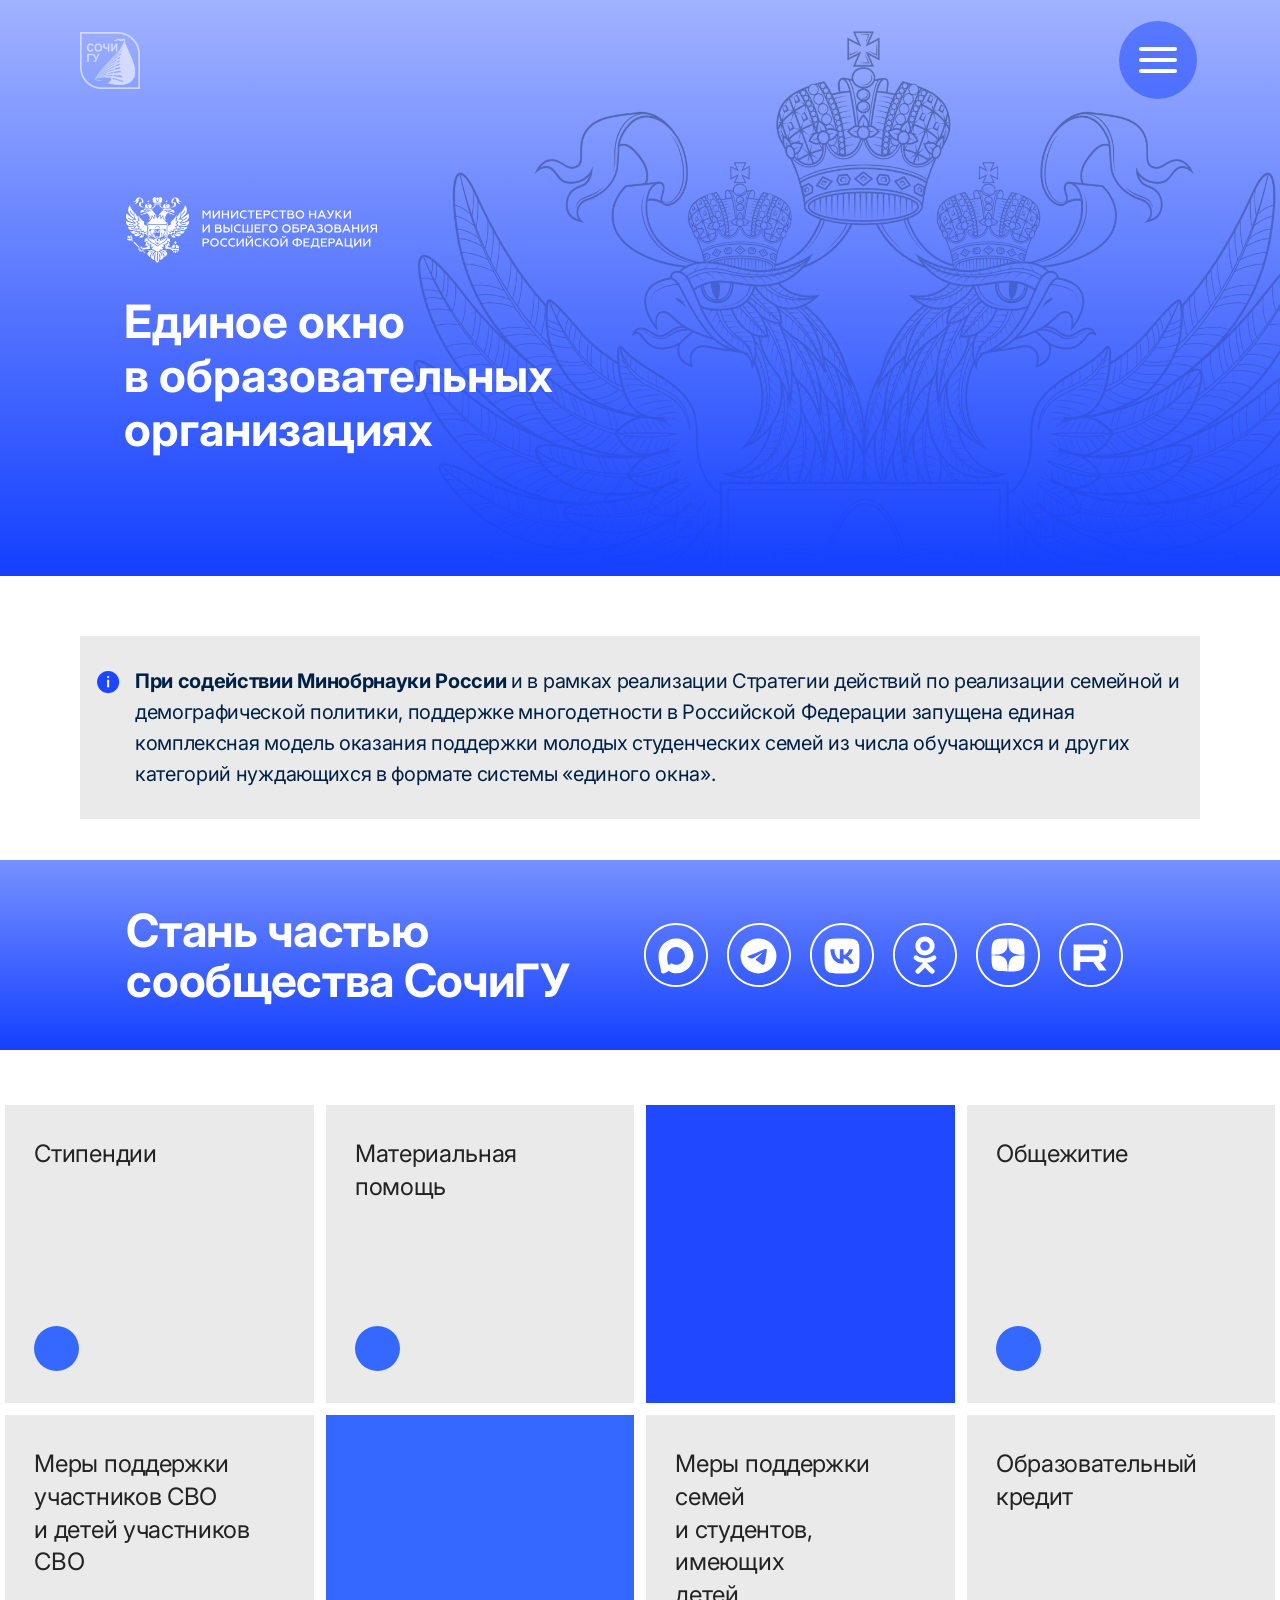
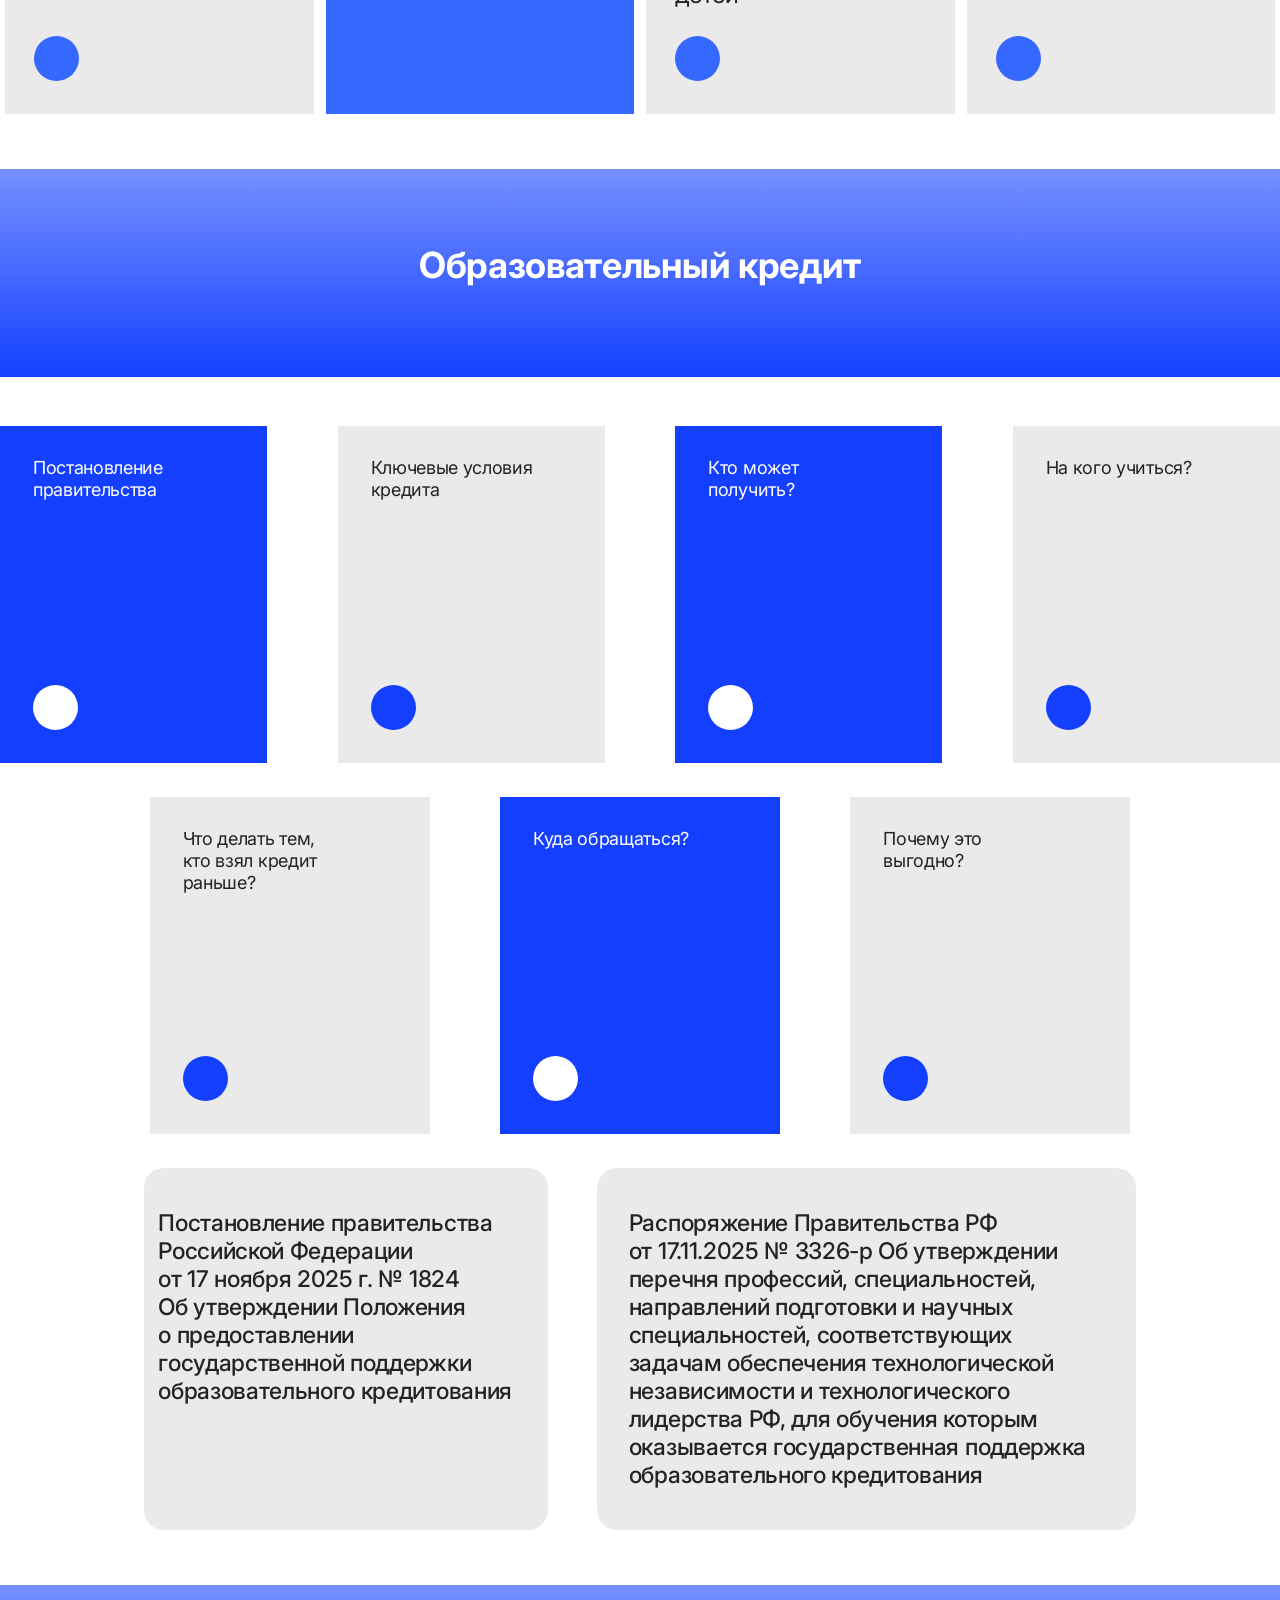
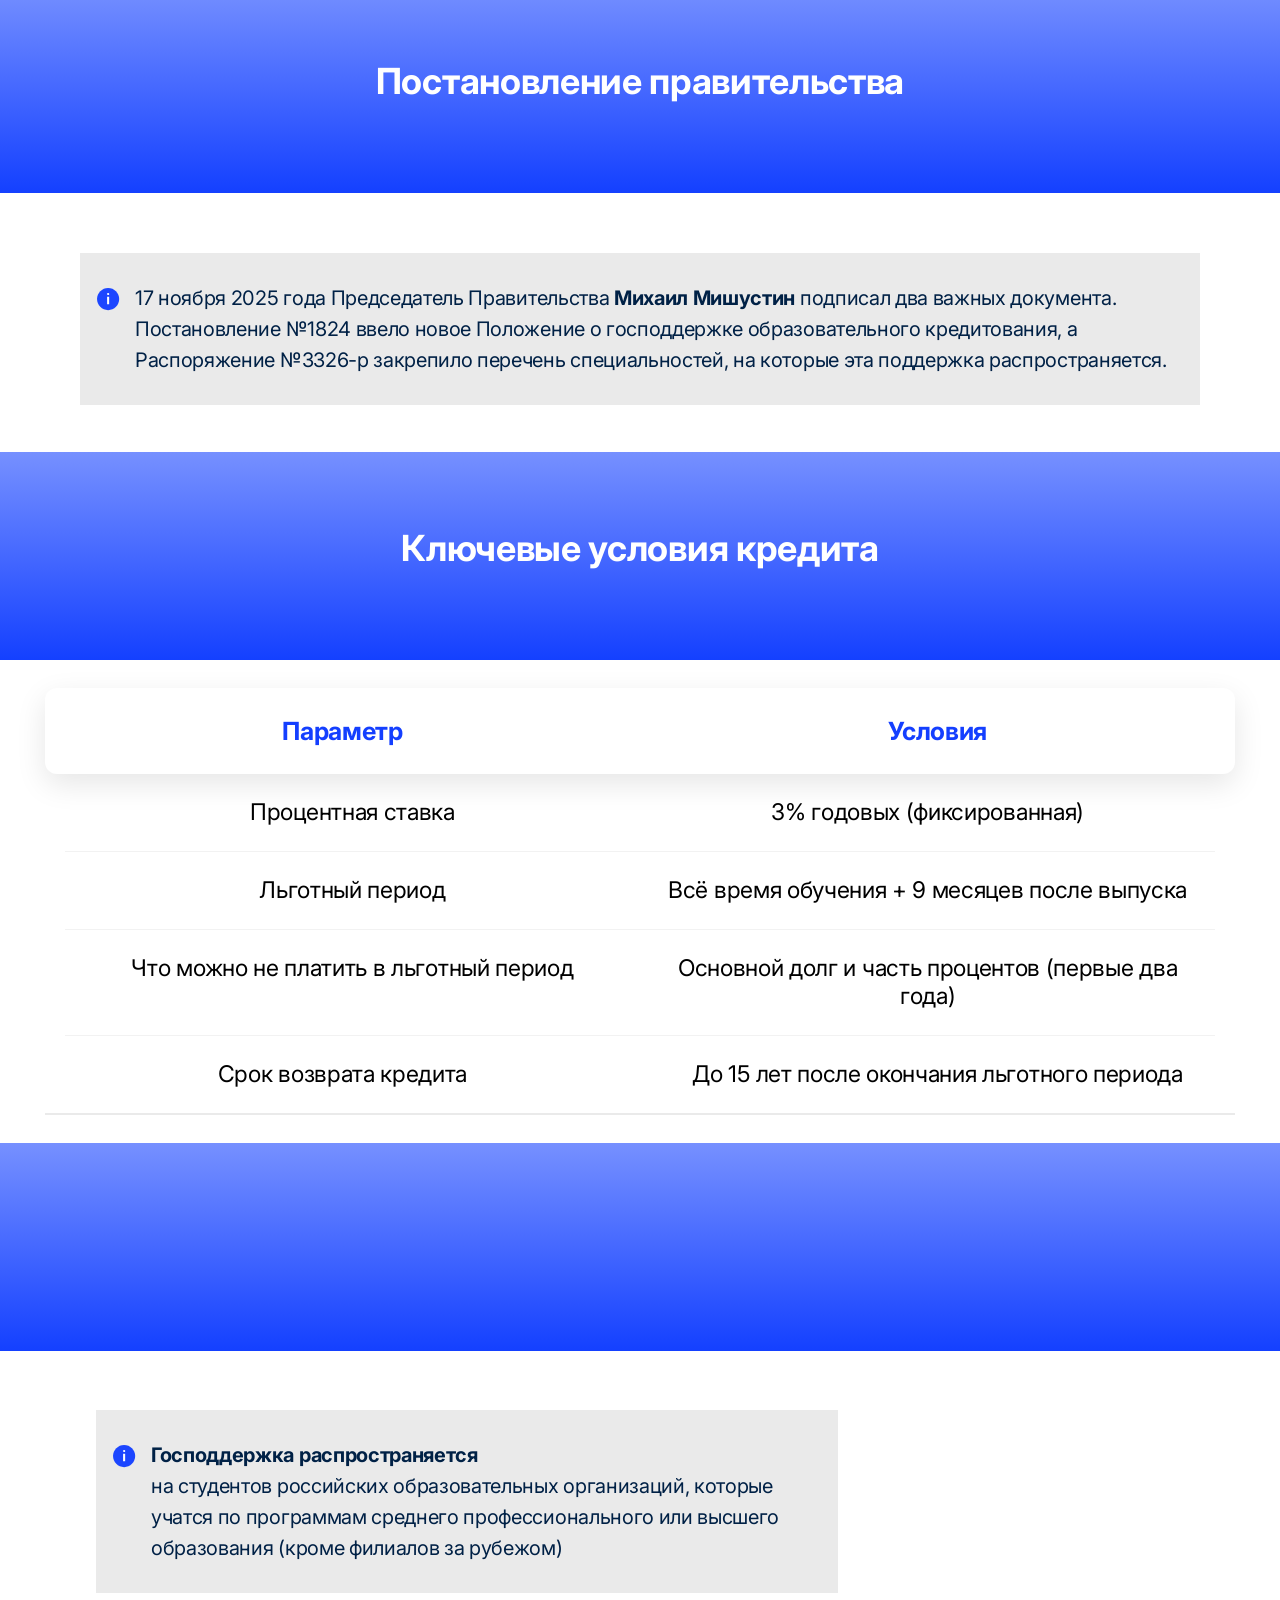
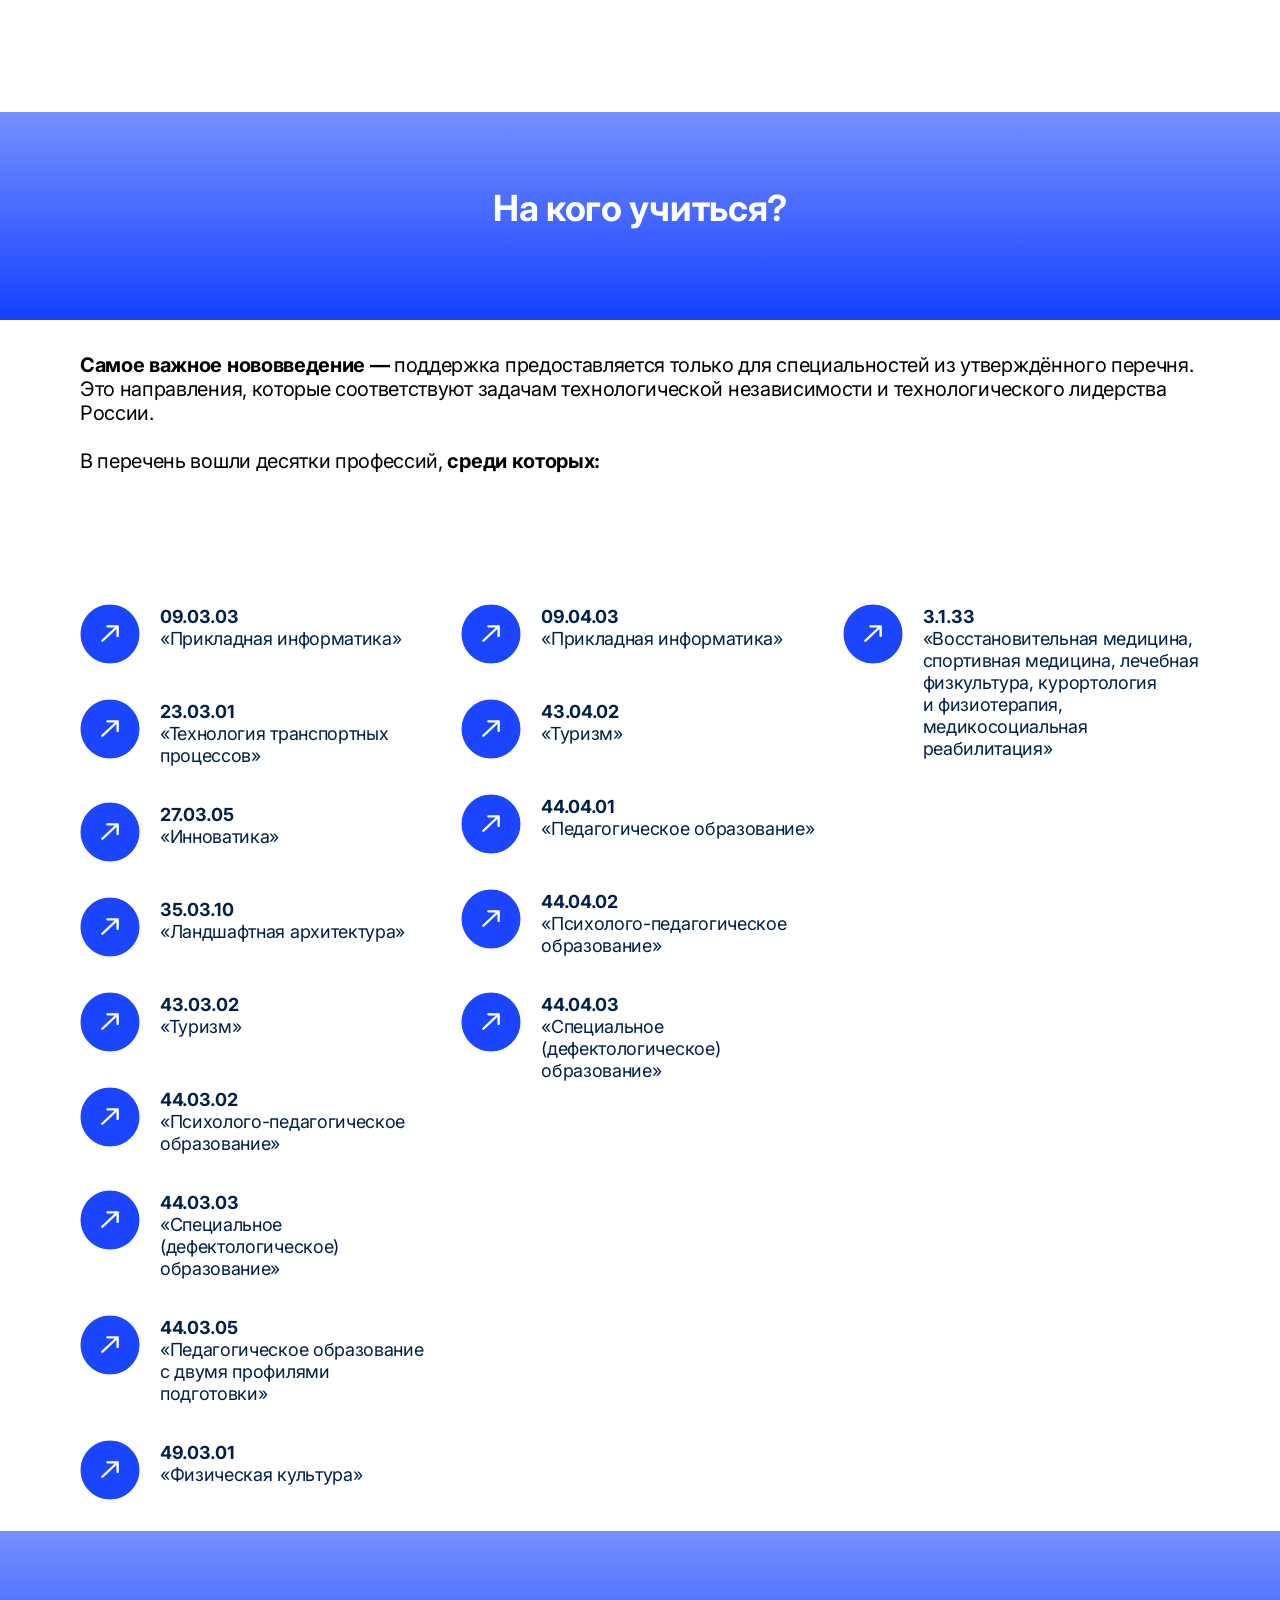
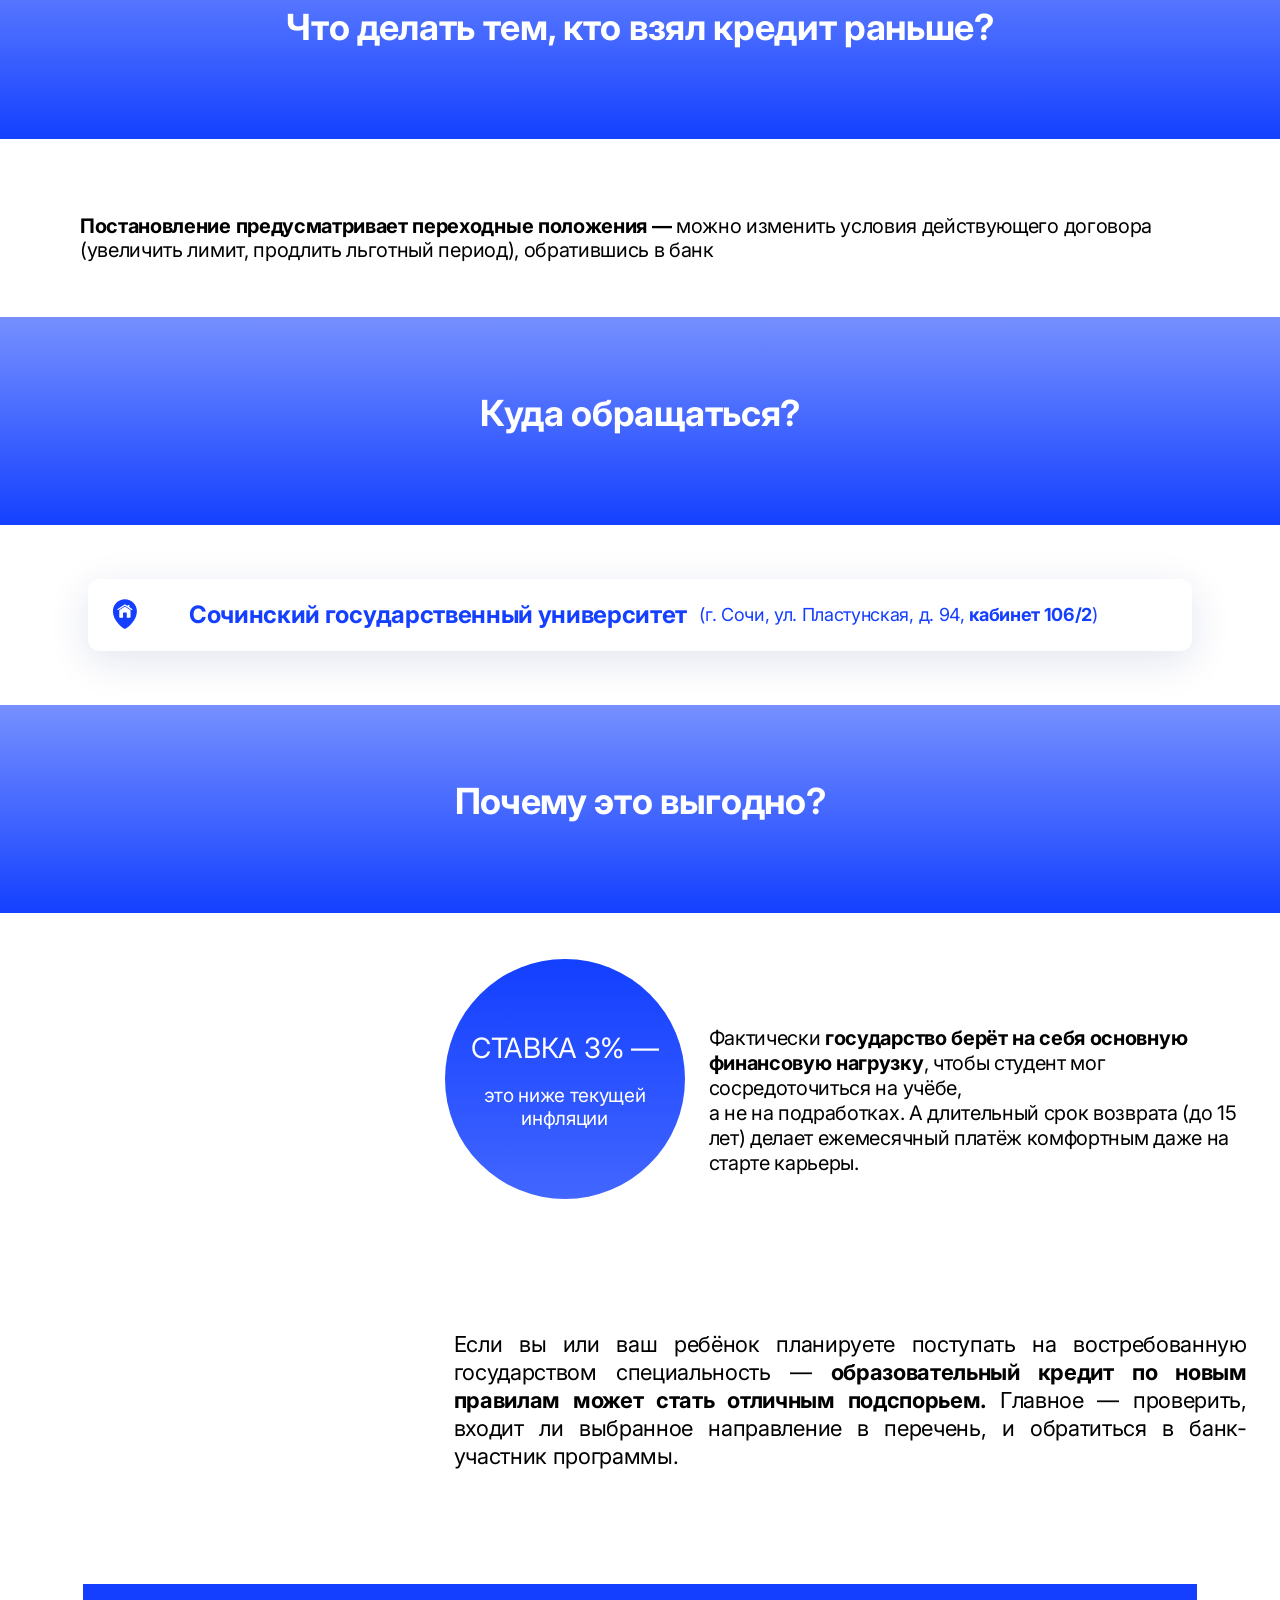
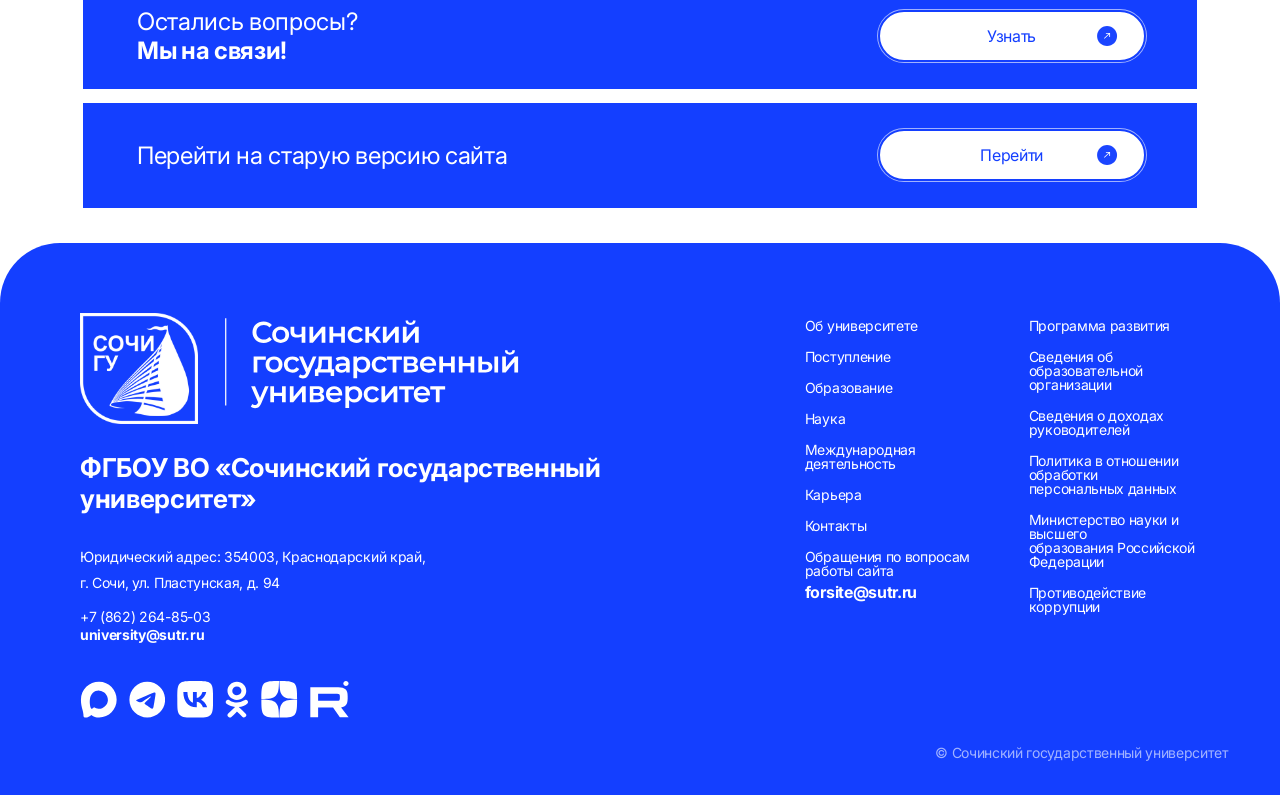
<file: obrazovatelnyj-kredit.html>
<!DOCTYPE html>
<html lang="ru">
<head>
  <meta charset="UTF-8">
  <meta name="viewport" content="width=device-width, initial-scale=1.0">
  <title>Образовательный кредит — Единое окно — СочиГУ</title>
  <meta name="description" content="Образовательный кредит с господдержкой: ставка 3%, льготный период, перечень специальностей СочиГУ.">
  <meta name="theme-color" content="#143fff">
  <link rel="icon" href="assets/window/logo.png">
  <link rel="preconnect" href="https://fonts.googleapis.com">
  <link rel="preconnect" href="https://fonts.gstatic.com" crossorigin>
  <link href="https://fonts.googleapis.com/css2?family=Inter:wght@400;500;700&family=Onest:wght@400;600&display=swap" rel="stylesheet">
  <link rel="stylesheet" href="css/window.css">
  <script>(function(d){d.classList.add("js");try{var c=document.createElement("canvas").getContext("2d"),t="Единое окно СочиГУ";c.font="20px monospace";var m=c.measureText(t).width;c.font="20px -apple-system,BlinkMacSystemFont,monospace";if(c.measureText(t).width===m)d.classList.add("no-sf")}catch(e){}})(document.documentElement)</script>
</head>
<body class="page-section">
  <a class="skip-link" href="#main">Перейти к содержанию</a>
  <button class="burger" type="button" aria-expanded="false" aria-controls="menu" aria-label="Открыть меню"><span class="burger__lines" aria-hidden="true"><i></i><i></i><i></i></span></button>
  <nav class="menu" id="menu" aria-label="Разделы единого окна" aria-hidden="true">
    <ul>
      <li><a href="index.html">Все услуги</a></li>
      <li><a href="stipendii.html">Стипендии</a></li>
      <li><a href="materialnaya-pomoshch.html">Материальная помощь</a></li>
      <li><a href="obschezhitie.html">Общежитие</a></li>
      <li><a href="svo.html">Меры поддержки участников СВО</a></li>
      <li><a href="semyi.html">Меры поддержки семей</a></li>
      <li><a href="obrazovatelnyj-kredit.html">Образовательный кредит</a></li>
      <li><a href="psihologicheskaya-pomoshch.html">Психологическая помощь</a></li>
      <li><a href="yuridicheskaya-pomoshch.html">Юридическая помощь</a></li>
    </ul>
  </nav>
  <header class="hero">
    <div class="wrap">
      <a class="hero__logo" href="index.html" aria-label="СочиГУ — Единое окно"><img src="assets/window/logo.png" width="60" height="57" alt=""></a>
      <img class="hero__eagle" src="assets/window/eagle.webp" width="902" height="1037" alt="" aria-hidden="true">
      <div class="hero__body">
        <img class="hero__ministry" src="assets/window/icons/ministry.svg" width="258" height="74" alt="Министерство науки и высшего образования Российской Федерации">
        <p class="hero__title">Единое окно <br>в образовательных <br>организациях</p>
      </div>
    </div>
  </header>
  <main id="main">
    <div class="notice">
      <p><b>При содействии Минобрнауки России</b> и в рамках реализации Стратегии действий по реализации семейной и демографической политики, поддержке многодетности в Российской Федерации запущена единая комплексная модель оказания поддержки молодых студенческих семей из числа обучающихся и других категорий нуждающихся в формате системы «единого окна».</p>
    </div>
    <section class="community" aria-labelledby="community-title">
      <div class="wrap">
        <h2 id="community-title">Стань частью <br>сообщества СочиГУ</h2>
        <div class="socials"><a href="https://max.ru/id2320051199_biz" target="_blank" rel="noopener" aria-label="MAX"><svg aria-hidden="true" focusable="false" xmlns="http://www.w3.org/2000/svg" viewBox="0 0 68 68"><path d="M34.39 52.9C30.85 52.9 29.21 52.38 26.36 50.31C24.55 52.64 18.84 54.46 18.59 51.34C18.59 49 18.07 47.03 17.49 44.87C16.79 42.21 16 39.25 16 34.96C16 24.71 24.37 17 34.29 17C44.22 17 52 25.09 52 35.05C52.03 44.86 44.15 52.84 34.39 52.9M34.53 25.86C29.7 25.61 25.94 28.97 25.1 34.23C24.42 38.59 25.64 43.9 26.68 44.18C27.17 44.3 28.43 43.28 29.21 42.49C30.51 43.39 32.01 43.93 33.58 44.06C38.58 44.3 42.86 40.47 43.2 35.45C43.39 30.42 39.54 26.15 34.53 25.87L34.53 25.86" fill="currentColor"/><path d="M66 34L65 34C65 51.12 51.12 65 34 65L34 66L34 67C52.23 67 67 52.23 67 34L66 34M34 66L34 65C16.88 65 3 51.12 3 34L2 34L1 34C1 52.23 15.77 67 34 67L34 66M2 34L3 34C3 16.88 16.88 3 34 3L34 2L34 1C15.77 1 1 15.77 1 34L2 34M34 2L34 3C51.12 3 65 16.88 65 34L66 34L67 34C67 15.77 52.23 1 34 1L34 2" fill="currentColor"/></svg></a><a href="https://t.me/sochi_university" target="_blank" rel="noopener" aria-label="Telegram"><svg aria-hidden="true" focusable="false" xmlns="http://www.w3.org/2000/svg" viewBox="0 0 68 68"><path d="M33.5 17C38.41 17 43.11 18.9 46.58 22.27C50.05 25.65 52 30.23 52 35C52 39.77 50.05 44.35 46.58 47.73C43.11 51.1 38.41 53 33.5 53C28.59 53 23.89 51.1 20.42 47.73C16.95 44.35 15 39.77 15 35C15 30.23 16.95 25.65 20.42 22.27C23.89 18.9 28.59 17 33.5 17M41.07 27.84C40.37 27.85 39.3 28.21 34.16 30.29C32.37 31.02 28.77 32.52 23.38 34.81C22.5 35.15 22.04 35.48 22 35.8C21.92 36.43 22.84 36.62 24 36.99C24.94 37.29 26.21 37.64 26.87 37.65C27.47 37.66 28.14 37.42 28.88 36.93C33.92 33.62 36.52 31.95 36.68 31.91C36.8 31.88 36.96 31.85 37.06 31.95C37.17 32.04 37.16 32.22 37.15 32.26C37.06 32.65 32.33 36.83 32.06 37.11C31.02 38.16 29.83 38.8 31.66 39.98C33.24 40.99 34.16 41.64 35.78 42.67C36.82 43.34 37.64 44.12 38.72 44.03C39.21 43.98 39.72 43.53 39.98 42.18C40.59 39 41.8 32.09 42.07 29.24C42.1 28.99 42.07 28.67 42.05 28.53C42.02 28.39 41.97 28.19 41.78 28.05C41.56 27.87 41.22 27.83 41.07 27.84" fill="currentColor"/><path d="M66 34L65 34C65 51.12 51.12 65 34 65L34 66L34 67C52.23 67 67 52.23 67 34L66 34M34 66L34 65C16.88 65 3 51.12 3 34L2 34L1 34C1 52.23 15.77 67 34 67L34 66M2 34L3 34C3 16.88 16.88 3 34 3L34 2L34 1C15.77 1 1 15.77 1 34L2 34M34 2L34 3C51.12 3 65 16.88 65 34L66 34L67 34C67 15.77 52.23 1 34 1L34 2" fill="currentColor"/></svg></a><a href="https://sochi.university/" target="_blank" rel="noopener" aria-label="ВКонтакте"><svg aria-hidden="true" focusable="false" xmlns="http://www.w3.org/2000/svg" viewBox="0 0 68 68"><path d="M18.53 19.53C16 22.06 16 26.13 16 34.28L16 35.72C16 43.87 16 47.94 18.53 50.47C21.06 53 25.13 53 33.28 53L34.72 53C42.87 53 46.94 53 49.47 50.47C52 47.94 52 43.87 52 35.72L52 34.28C52 26.13 52 22.06 49.47 19.53C46.94 17 42.87 17 34.72 17L33.28 17C25.13 17 21.06 17 18.53 19.53M22.08 27.95C22.27 37.31 26.95 42.94 35.16 42.94L35.62 42.94L35.62 37.58C38.64 37.88 40.91 40.09 41.83 42.94L46.09 42.94C44.92 38.68 41.84 36.32 39.92 35.42C41.84 34.31 44.54 31.61 45.19 27.95L41.32 27.95C40.48 30.92 37.99 33.62 35.62 33.88L35.62 27.95L31.75 27.95L31.75 38.33C29.35 37.73 26.32 34.82 26.19 27.95L22.08 27.95" fill="currentColor" fill-rule="evenodd"/><path d="M66 34L65 34C65 51.12 51.12 65 34 65L34 66L34 67C52.23 67 67 52.23 67 34L66 34M34 66L34 65C16.88 65 3 51.12 3 34L2 34L1 34C1 52.23 15.77 67 34 67L34 66M2 34L3 34C3 16.88 16.88 3 34 3L34 2L34 1C15.77 1 1 15.77 1 34L2 34M34 2L34 3C51.12 3 65 16.88 65 34L66 34L67 34C67 15.77 52.23 1 34 1L34 2" fill="currentColor"/></svg></a><a href="https://ok.ru/profile/578044851929" target="_blank" rel="noopener" aria-label="Одноклассники"><svg aria-hidden="true" focusable="false" xmlns="http://www.w3.org/2000/svg" viewBox="0 0 68 68"><path d="M32.07 42.05C29.04 41.74 26.3 41.01 23.96 39.21C23.66 38.99 23.36 38.77 23.1 38.52C22.07 37.55 21.97 36.45 22.78 35.31C23.48 34.33 24.64 34.07 25.85 34.63C26.09 34.74 26.31 34.87 26.53 35.02C30.89 37.96 36.9 38.05 41.28 35.15C41.71 34.83 42.18 34.56 42.72 34.42C43.76 34.16 44.74 34.54 45.3 35.44C45.94 36.46 45.93 37.46 45.14 38.26C43.93 39.48 42.47 40.36 40.85 40.98C39.32 41.56 37.64 41.85 35.98 42.05C36.23 42.32 36.35 42.45 36.51 42.6C38.76 44.82 41.03 47.04 43.27 49.27C44.04 50.03 44.2 50.97 43.78 51.85C43.32 52.82 42.29 53.45 41.27 53.38C40.63 53.34 40.13 53.03 39.69 52.59C37.99 50.91 36.25 49.26 34.59 47.55C34.1 47.05 33.87 47.15 33.44 47.58C31.73 49.31 29.99 51.01 28.24 52.7C27.45 53.46 26.51 53.6 25.6 53.16C24.63 52.7 24.02 51.73 24.07 50.76C24.1 50.1 24.43 49.6 24.89 49.14C27.12 46.96 29.35 44.77 31.57 42.58C31.72 42.43 31.86 42.28 32.07 42.05" fill="currentColor"/><path d="M33.92 34.44C28.51 34.43 24.06 30.02 24.1 24.7C24.13 19.32 28.57 14.99 34.04 15C39.52 15.01 43.92 19.41 43.89 24.85C43.87 30.16 39.39 34.46 33.92 34.44M38.85 24.71C38.84 22.07 36.69 19.97 34 19.97C31.29 19.96 29.13 22.1 29.15 24.77C29.17 27.4 31.33 29.49 34.03 29.48C36.71 29.47 38.85 27.35 38.85 24.71" fill="currentColor"/><path d="M66 34L65 34C65 51.12 51.12 65 34 65L34 66L34 67C52.23 67 67 52.23 67 34L66 34M34 66L34 65C16.88 65 3 51.12 3 34L2 34L1 34C1 52.23 15.77 67 34 67L34 66M2 34L3 34C3 16.88 16.88 3 34 3L34 2L34 1C15.77 1 1 15.77 1 34L2 34M34 2L34 3C51.12 3 65 16.88 65 34L66 34L67 34C67 15.77 52.23 1 34 1L34 2" fill="currentColor"/></svg></a><a href="https://dzen.ru/sochistateuniversity" target="_blank" rel="noopener" aria-label="Дзен"><svg aria-hidden="true" focusable="false" xmlns="http://www.w3.org/2000/svg" viewBox="0 0 68 68"><path d="M37.28 37.28C34.61 40.03 34.41 43.47 34.18 51C41.2 51 46.05 50.98 48.55 48.55C50.98 46.05 51 40.97 51 34.18C43.47 34.42 40.04 34.61 37.28 37.28M17 34.18C17 40.97 17.02 46.05 19.45 48.55C21.95 50.98 26.8 51 33.82 51C33.57 43.47 33.39 40.03 30.72 37.28C27.96 34.61 24.53 34.41 17 34.18M33.82 17C26.81 17 21.95 17.02 19.45 19.45C17.02 21.95 17 27.03 17 33.82C24.53 33.58 27.96 33.39 30.72 30.72C33.39 27.97 33.59 24.53 33.82 17M37.28 30.72C34.61 27.97 34.41 24.53 34.18 17C41.2 17 46.05 17.02 48.55 19.45C50.98 21.95 51 27.03 51 33.82C43.47 33.58 40.04 33.39 37.28 30.72" fill="currentColor"/><path d="M66 34L65 34C65 51.12 51.12 65 34 65L34 66L34 67C52.23 67 67 52.23 67 34L66 34M34 66L34 65C16.88 65 3 51.12 3 34L2 34L1 34C1 52.23 15.77 67 34 67L34 66M2 34L3 34C3 16.88 16.88 3 34 3L34 2L34 1C15.77 1 1 15.77 1 34L2 34M34 2L34 3C51.12 3 65 16.88 65 34L66 34L67 34C67 15.77 52.23 1 34 1L34 2" fill="currentColor"/></svg></a><a href="https://rutube.ru/channel/25548246/" target="_blank" rel="noopener" aria-label="Rutube"><svg aria-hidden="true" focusable="false" xmlns="http://www.w3.org/2000/svg" viewBox="0 0 68 68"><path d="M40.95 23.07L16 23.07L16 50L22.94 50L22.94 41.24L36.25 41.24L42.32 50L50.09 50L43.4 41.2C45.48 40.88 46.98 40.11 47.89 38.9C48.81 37.69 49.26 35.75 49.26 33.16L49.26 31.14C49.26 29.61 49.1 28.4 48.81 27.47C48.51 26.54 48.02 25.73 47.31 25.01C46.56 24.32 45.73 23.84 44.73 23.51C43.73 23.23 42.49 23.07 40.95 23.07M39.82 35.3L22.94 35.3L22.94 29.01L39.82 29.01C40.78 29.01 41.45 29.17 41.78 29.45C42.11 29.73 42.32 30.26 42.32 31.02L42.32 33.28C42.32 34.09 42.11 34.62 41.78 34.9C41.45 35.18 40.78 35.3 39.82 35.3L39.82 35.3" fill="currentColor"/><path d="M48.7 22.61C49.97 22.61 51 21.58 51 20.3C51 19.03 49.97 18 48.7 18C47.42 18 46.39 19.03 46.39 20.3C46.39 21.58 47.42 22.61 48.7 22.61" fill="currentColor"/><path d="M66 34L65 34C65 51.12 51.12 65 34 65L34 66L34 67C52.23 67 67 52.23 67 34L66 34M34 66L34 65C16.88 65 3 51.12 3 34L2 34L1 34C1 52.23 15.77 67 34 67L34 66M2 34L3 34C3 16.88 16.88 3 34 3L34 2L34 1C15.77 1 1 15.77 1 34L2 34M34 2L34 3C51.12 3 65 16.88 65 34L66 34L67 34C67 15.77 52.23 1 34 1L34 2" fill="currentColor"/></svg></a></div>
      </div>
    </section>
    <nav class="services" aria-label="Услуги единого окна">
  <a class="tile" href="stipendii.html">Стипендии<span class="tile__dot" aria-hidden="true"></span></a>
  <a class="tile" href="materialnaya-pomoshch.html">Материальная <br>помощь<span class="tile__dot" aria-hidden="true"></span></a>
  <div class="tile tile--blank" aria-hidden="true"></div>
  <a class="tile" href="obschezhitie.html">Общежитие<span class="tile__dot" aria-hidden="true"></span></a>
  <a class="tile" href="svo.html">Меры поддержки <br>участников СВО <br>и детей участников СВО<span class="tile__dot" aria-hidden="true"></span></a>
  <div class="tile tile--blank tile--soft" aria-hidden="true"></div>
  <a class="tile" href="semyi.html">Меры поддержки семей <br>и студентов, имеющих <br>детей<span class="tile__dot" aria-hidden="true"></span></a>
  <a class="tile" href="obrazovatelnyj-kredit.html" aria-current="page">Образовательный <br>кредит<span class="tile__dot" aria-hidden="true"></span></a>
    </nav>

    <h1 class="band"><span>Образовательный кредит</span></h1>
    <nav class="topics" aria-label="Разделы страницы">
      <div class="topics__row">
        <a class="topic topic--blue" href="#postanovlenie">Постановление <br>правительства<span class="tile__dot" aria-hidden="true"></span></a>
        <a class="topic" href="#usloviya">Ключевые условия <br>кредита<span class="tile__dot" aria-hidden="true"></span></a>
        <a class="topic topic--blue" href="#kto">Кто может <br>получить?<span class="tile__dot" aria-hidden="true"></span></a>
        <a class="topic" href="#napravleniya">На кого учиться?<span class="tile__dot" aria-hidden="true"></span></a>
      </div>
      <div class="topics__row">
        <a class="topic" href="#ranshe">Что делать тем, <br>кто взял кредит <br>раньше?<span class="tile__dot" aria-hidden="true"></span></a>
        <a class="topic topic--blue" href="#kontakty">Куда обращаться?<span class="tile__dot" aria-hidden="true"></span></a>
        <a class="topic" href="#vygodno">Почему это <br>выгодно?<span class="tile__dot" aria-hidden="true"></span></a>
      </div>
    </nav>
    <div class="docs-row">
      <a class="doc-card" href="https://disk.yandex.ru/d/3_Bt8bKTczT25Q/%D0%94%D0%BE%D0%BA%D1%83%D0%BC%D0%B5%D0%BD%D1%82%D1%8B%20%D0%BD%D0%B0%20%D0%B2%D0%BA%D0%BB%D0%B0%D0%B4%D0%BA%D1%83%20%D0%9E%D0%B1%D1%80%D0%B0%D0%B7%D0%BE%D0%B2%D0%B0%D1%82%D0%B5%D0%BB%D1%8C%D0%BD%D1%8B%D0%B9%20%D0%BA%D1%80%D0%B5%D0%B4%D0%B8%D1%82/%D0%9F%D0%BE%D1%81%D1%82%D0%B0%D0%BD%D0%BE%D0%B2%D0%BB%D0%B5%D0%BD%D0%B8%D1%8F%20%D0%9F%D1%80%D0%B0%D0%B2%D0%B8%D1%82%D0%B5%D0%BB%D1%8C%D1%81%D1%82%D0%B2%D0%B0/%D0%9F%D0%BE%D1%81%D1%82%D0%B0%D0%BD%D0%BE%D0%B2%D0%BB%D0%B5%D0%BD%D0%B8%D0%B5%20%D0%9F%D1%80%D0%B0%D0%B2%D0%B8%D1%82%D0%B5%D0%BB%D1%8C%D1%81%D1%82%D0%B2%D0%B0%20%D0%A0%D0%BE%D1%81%D1%81%D0%B8%D0%B9%D1%81%D0%BA%D0%BE%D0%B9%20%D0%A4%D0%B5%D0%B4%D0%B5%D1%80%D0%B0%D1%86%D0%B8%D0%B8%20%D0%BE%D1%82%2017%20%D0%BD%D0%BE%D1%8F%D0%B1%D1%80%D1%8F%202025%20%D0%B3%201824%20%D0%9E%D0%B1%20%D1%83%D1%82%D0%B2.pdf" target="_blank" rel="noopener">Постановление правительства <br>Российской Федерации <br>от 17 ноября 2025 г. № 1824 <br>Об утверждении Положения <br>о предоставлении <br>государственной поддержки <br>образовательного кредитования</a>
      <a class="doc-card doc-card--wide" href="https://disk.yandex.ru/d/3_Bt8bKTczT25Q/%D0%94%D0%BE%D0%BA%D1%83%D0%BC%D0%B5%D0%BD%D1%82%D1%8B%20%D0%BD%D0%B0%20%D0%B2%D0%BA%D0%BB%D0%B0%D0%B4%D0%BA%D1%83%20%D0%9E%D0%B1%D1%80%D0%B0%D0%B7%D0%BE%D0%B2%D0%B0%D1%82%D0%B5%D0%BB%D1%8C%D0%BD%D1%8B%D0%B9%20%D0%BA%D1%80%D0%B5%D0%B4%D0%B8%D1%82/%D0%9F%D0%BE%D1%81%D1%82%D0%B0%D0%BD%D0%BE%D0%B2%D0%BB%D0%B5%D0%BD%D0%B8%D1%8F%20%D0%9F%D1%80%D0%B0%D0%B2%D0%B8%D1%82%D0%B5%D0%BB%D1%8C%D1%81%D1%82%D0%B2%D0%B0/%D0%9F%D0%BE%D1%81%D1%82%D0%B0%D0%BD%D0%BE%D0%B2%D0%BB%D0%B5%D0%BD%D0%B8%D0%B5%20%D0%9F%D1%80%D0%B0%D0%B2%D0%B8%D1%82%D0%B5%D0%BB%D1%8C%D1%81%D1%82%D0%B2%D0%B0%20%D0%A0%D0%BE%D1%81%D1%81%D0%B8%D0%B9%D1%81%D0%BA%D0%BE%D0%B9%20%D0%A4%D0%B5%D0%B4%D0%B5%D1%80%D0%B0%D1%86%D0%B8%D0%B8%20%D0%BE%D1%82%2017%20%D0%BD%D0%BE%D1%8F%D0%B1%D1%80%D1%8F%202025%20%D0%B3%203326-%D1%80.pdf" target="_blank" rel="noopener">Распоряжение Правительства РФ <br>от 17.11.2025 № 3326-р Об утверждении <br>перечня профессий, специальностей, <br>направлений подготовки и научных <br>специальностей, соответствующих <br>задачам обеспечения технологической <br>независимости и технологического <br>лидерства РФ, для обучения которым <br>оказывается государственная поддержка <br>образовательного кредитования</a>
    </div>

    <h2 class="band" id="postanovlenie"><span>Постановление правительства</span></h2>
    <div class="notice">
      <p>17 ноября 2025 года Председатель Правительства <b>Михаил Мишустин</b> подписал два важных документа. Постановление №1824 ввело новое Положение о господдержке образовательного кредитования, а Распоряжение №3326-р закрепило перечень специальностей, на которые эта поддержка распространяется.</p>
    </div>

    <h2 class="band" id="usloviya" style="--mt:47px"><span>Ключевые условия кредита</span></h2>
    <div class="terms" role="table" aria-label="Ключевые условия кредита">
      <div class="terms__head" role="row"><span role="columnheader">Параметр</span><span role="columnheader">Условия</span></div>
      <div class="terms__row" role="row"><span role="cell">Процентная ставка</span><span role="cell">3% годовых (фиксированная)</span></div>
      <div class="terms__row" role="row"><span role="cell">Льготный период</span><span role="cell">Всё время обучения + 9 месяцев после выпуска</span></div>
      <div class="terms__row" role="row"><span role="cell">Что можно не платить в льготный период</span><span role="cell">Основной долг и часть процентов (первые два года)</span></div>
      <div class="terms__row" role="row"><span role="cell">Срок возврата кредита</span><span role="cell">До 15 лет после окончания льготного периода</span></div>
    </div>

    <h2 class="band" id="kto" style="--mt:28px"><span>Кто может получить?</span></h2>
    <section class="who" aria-label="Кто может получить">
      <div class="notice">
        <p><b>Господдержка распространяется</b> <br>на студентов российских образовательных организаций, которые учатся по программам среднего профессионального или высшего образования (кроме филиалов за рубежом)</p>
      </div>
      <img class="who__leo leo-float" data-leo src="assets/window/leo-bust.webp" width="279" height="302" alt="">
    </section>

    <h2 class="band band--flush" id="napravleniya"><span>На кого учиться?</span></h2>
    <section class="sec spec" aria-label="Перечень специальностей">
      <div class="sec__body">
        <p class="lead"><b>Самое важное нововведение —</b> поддержка предоставляется только для специальностей из утверждённого перечня. <br>Это направления, которые соответствуют задачам технологической независимости и технологического лидерства России.</p>
        <p class="lead">В перечень вошли десятки профессий, <b>среди которых:</b></p>
        <div class="spec__grid">
          <div><h3>Бакалавриат</h3><ul class="spec__list">
            <li><a class="prog" href="https://disk.yandex.ru/d/3_Bt8bKTczT25Q/%D0%94%D0%BE%D0%BA%D1%83%D0%BC%D0%B5%D0%BD%D1%82%D1%8B%20%D0%BD%D0%B0%20%D0%B2%D0%BA%D0%BB%D0%B0%D0%B4%D0%BA%D1%83%20%D0%9E%D0%B1%D1%80%D0%B0%D0%B7%D0%BE%D0%B2%D0%B0%D1%82%D0%B5%D0%BB%D1%8C%D0%BD%D1%8B%D0%B9%20%D0%BA%D1%80%D0%B5%D0%B4%D0%B8%D1%82/%D0%9F%D0%BE%D1%81%D1%82%D0%B0%D0%BD%D0%BE%D0%B2%D0%BB%D0%B5%D0%BD%D0%B8%D1%8F%20%D0%9F%D1%80%D0%B0%D0%B2%D0%B8%D1%82%D0%B5%D0%BB%D1%8C%D1%81%D1%82%D0%B2%D0%B0/%D0%9F%D0%BE%D1%81%D1%82%D0%B0%D0%BD%D0%BE%D0%B2%D0%BB%D0%B5%D0%BD%D0%B8%D0%B5%20%D0%9F%D1%80%D0%B0%D0%B2%D0%B8%D1%82%D0%B5%D0%BB%D1%8C%D1%81%D1%82%D0%B2%D0%B0%20%D0%A0%D0%BE%D1%81%D1%81%D0%B8%D0%B9%D1%81%D0%BA%D0%BE%D0%B9%20%D0%A4%D0%B5%D0%B4%D0%B5%D1%80%D0%B0%D1%86%D0%B8%D0%B8%20%D0%BE%D1%82%2017%20%D0%BD%D0%BE%D1%8F%D0%B1%D1%80%D1%8F%202025%20%D0%B3%203326-%D1%80.pdf" target="_blank" rel="noopener"><span class="prog__ico" aria-hidden="true"></span><span><b>09.03.03</b>«Прикладная информатика»</span></a></li>
            <li><a class="prog" href="https://disk.yandex.ru/d/3_Bt8bKTczT25Q/%D0%94%D0%BE%D0%BA%D1%83%D0%BC%D0%B5%D0%BD%D1%82%D1%8B%20%D0%BD%D0%B0%20%D0%B2%D0%BA%D0%BB%D0%B0%D0%B4%D0%BA%D1%83%20%D0%9E%D0%B1%D1%80%D0%B0%D0%B7%D0%BE%D0%B2%D0%B0%D1%82%D0%B5%D0%BB%D1%8C%D0%BD%D1%8B%D0%B9%20%D0%BA%D1%80%D0%B5%D0%B4%D0%B8%D1%82/%D0%9F%D0%BE%D1%81%D1%82%D0%B0%D0%BD%D0%BE%D0%B2%D0%BB%D0%B5%D0%BD%D0%B8%D1%8F%20%D0%9F%D1%80%D0%B0%D0%B2%D0%B8%D1%82%D0%B5%D0%BB%D1%8C%D1%81%D1%82%D0%B2%D0%B0/%D0%9F%D0%BE%D1%81%D1%82%D0%B0%D0%BD%D0%BE%D0%B2%D0%BB%D0%B5%D0%BD%D0%B8%D0%B5%20%D0%9F%D1%80%D0%B0%D0%B2%D0%B8%D1%82%D0%B5%D0%BB%D1%8C%D1%81%D1%82%D0%B2%D0%B0%20%D0%A0%D0%BE%D1%81%D1%81%D0%B8%D0%B9%D1%81%D0%BA%D0%BE%D0%B9%20%D0%A4%D0%B5%D0%B4%D0%B5%D1%80%D0%B0%D1%86%D0%B8%D0%B8%20%D0%BE%D1%82%2017%20%D0%BD%D0%BE%D1%8F%D0%B1%D1%80%D1%8F%202025%20%D0%B3%203326-%D1%80.pdf" target="_blank" rel="noopener"><span class="prog__ico" aria-hidden="true"></span><span><b>23.03.01</b>«Технология транспортных <br>процессов»</span></a></li>
            <li><a class="prog" href="https://disk.yandex.ru/d/3_Bt8bKTczT25Q/%D0%94%D0%BE%D0%BA%D1%83%D0%BC%D0%B5%D0%BD%D1%82%D1%8B%20%D0%BD%D0%B0%20%D0%B2%D0%BA%D0%BB%D0%B0%D0%B4%D0%BA%D1%83%20%D0%9E%D0%B1%D1%80%D0%B0%D0%B7%D0%BE%D0%B2%D0%B0%D1%82%D0%B5%D0%BB%D1%8C%D0%BD%D1%8B%D0%B9%20%D0%BA%D1%80%D0%B5%D0%B4%D0%B8%D1%82/%D0%9F%D0%BE%D1%81%D1%82%D0%B0%D0%BD%D0%BE%D0%B2%D0%BB%D0%B5%D0%BD%D0%B8%D1%8F%20%D0%9F%D1%80%D0%B0%D0%B2%D0%B8%D1%82%D0%B5%D0%BB%D1%8C%D1%81%D1%82%D0%B2%D0%B0/%D0%9F%D0%BE%D1%81%D1%82%D0%B0%D0%BD%D0%BE%D0%B2%D0%BB%D0%B5%D0%BD%D0%B8%D0%B5%20%D0%9F%D1%80%D0%B0%D0%B2%D0%B8%D1%82%D0%B5%D0%BB%D1%8C%D1%81%D1%82%D0%B2%D0%B0%20%D0%A0%D0%BE%D1%81%D1%81%D0%B8%D0%B9%D1%81%D0%BA%D0%BE%D0%B9%20%D0%A4%D0%B5%D0%B4%D0%B5%D1%80%D0%B0%D1%86%D0%B8%D0%B8%20%D0%BE%D1%82%2017%20%D0%BD%D0%BE%D1%8F%D0%B1%D1%80%D1%8F%202025%20%D0%B3%203326-%D1%80.pdf" target="_blank" rel="noopener"><span class="prog__ico" aria-hidden="true"></span><span><b>27.03.05</b>«Инноватика»</span></a></li>
            <li><a class="prog" href="https://disk.yandex.ru/d/3_Bt8bKTczT25Q/%D0%94%D0%BE%D0%BA%D1%83%D0%BC%D0%B5%D0%BD%D1%82%D1%8B%20%D0%BD%D0%B0%20%D0%B2%D0%BA%D0%BB%D0%B0%D0%B4%D0%BA%D1%83%20%D0%9E%D0%B1%D1%80%D0%B0%D0%B7%D0%BE%D0%B2%D0%B0%D1%82%D0%B5%D0%BB%D1%8C%D0%BD%D1%8B%D0%B9%20%D0%BA%D1%80%D0%B5%D0%B4%D0%B8%D1%82/%D0%9F%D0%BE%D1%81%D1%82%D0%B0%D0%BD%D0%BE%D0%B2%D0%BB%D0%B5%D0%BD%D0%B8%D1%8F%20%D0%9F%D1%80%D0%B0%D0%B2%D0%B8%D1%82%D0%B5%D0%BB%D1%8C%D1%81%D1%82%D0%B2%D0%B0/%D0%9F%D0%BE%D1%81%D1%82%D0%B0%D0%BD%D0%BE%D0%B2%D0%BB%D0%B5%D0%BD%D0%B8%D0%B5%20%D0%9F%D1%80%D0%B0%D0%B2%D0%B8%D1%82%D0%B5%D0%BB%D1%8C%D1%81%D1%82%D0%B2%D0%B0%20%D0%A0%D0%BE%D1%81%D1%81%D0%B8%D0%B9%D1%81%D0%BA%D0%BE%D0%B9%20%D0%A4%D0%B5%D0%B4%D0%B5%D1%80%D0%B0%D1%86%D0%B8%D0%B8%20%D0%BE%D1%82%2017%20%D0%BD%D0%BE%D1%8F%D0%B1%D1%80%D1%8F%202025%20%D0%B3%203326-%D1%80.pdf" target="_blank" rel="noopener"><span class="prog__ico" aria-hidden="true"></span><span><b>35.03.10</b>«Ландшафтная архитектура»</span></a></li>
            <li><a class="prog" href="https://disk.yandex.ru/d/3_Bt8bKTczT25Q/%D0%94%D0%BE%D0%BA%D1%83%D0%BC%D0%B5%D0%BD%D1%82%D1%8B%20%D0%BD%D0%B0%20%D0%B2%D0%BA%D0%BB%D0%B0%D0%B4%D0%BA%D1%83%20%D0%9E%D0%B1%D1%80%D0%B0%D0%B7%D0%BE%D0%B2%D0%B0%D1%82%D0%B5%D0%BB%D1%8C%D0%BD%D1%8B%D0%B9%20%D0%BA%D1%80%D0%B5%D0%B4%D0%B8%D1%82/%D0%9F%D0%BE%D1%81%D1%82%D0%B0%D0%BD%D0%BE%D0%B2%D0%BB%D0%B5%D0%BD%D0%B8%D1%8F%20%D0%9F%D1%80%D0%B0%D0%B2%D0%B8%D1%82%D0%B5%D0%BB%D1%8C%D1%81%D1%82%D0%B2%D0%B0/%D0%9F%D0%BE%D1%81%D1%82%D0%B0%D0%BD%D0%BE%D0%B2%D0%BB%D0%B5%D0%BD%D0%B8%D0%B5%20%D0%9F%D1%80%D0%B0%D0%B2%D0%B8%D1%82%D0%B5%D0%BB%D1%8C%D1%81%D1%82%D0%B2%D0%B0%20%D0%A0%D0%BE%D1%81%D1%81%D0%B8%D0%B9%D1%81%D0%BA%D0%BE%D0%B9%20%D0%A4%D0%B5%D0%B4%D0%B5%D1%80%D0%B0%D1%86%D0%B8%D0%B8%20%D0%BE%D1%82%2017%20%D0%BD%D0%BE%D1%8F%D0%B1%D1%80%D1%8F%202025%20%D0%B3%203326-%D1%80.pdf" target="_blank" rel="noopener"><span class="prog__ico" aria-hidden="true"></span><span><b>43.03.02</b>«Туризм»</span></a></li>
            <li><a class="prog" href="https://disk.yandex.ru/d/3_Bt8bKTczT25Q/%D0%94%D0%BE%D0%BA%D1%83%D0%BC%D0%B5%D0%BD%D1%82%D1%8B%20%D0%BD%D0%B0%20%D0%B2%D0%BA%D0%BB%D0%B0%D0%B4%D0%BA%D1%83%20%D0%9E%D0%B1%D1%80%D0%B0%D0%B7%D0%BE%D0%B2%D0%B0%D1%82%D0%B5%D0%BB%D1%8C%D0%BD%D1%8B%D0%B9%20%D0%BA%D1%80%D0%B5%D0%B4%D0%B8%D1%82/%D0%9F%D0%BE%D1%81%D1%82%D0%B0%D0%BD%D0%BE%D0%B2%D0%BB%D0%B5%D0%BD%D0%B8%D1%8F%20%D0%9F%D1%80%D0%B0%D0%B2%D0%B8%D1%82%D0%B5%D0%BB%D1%8C%D1%81%D1%82%D0%B2%D0%B0/%D0%9F%D0%BE%D1%81%D1%82%D0%B0%D0%BD%D0%BE%D0%B2%D0%BB%D0%B5%D0%BD%D0%B8%D0%B5%20%D0%9F%D1%80%D0%B0%D0%B2%D0%B8%D1%82%D0%B5%D0%BB%D1%8C%D1%81%D1%82%D0%B2%D0%B0%20%D0%A0%D0%BE%D1%81%D1%81%D0%B8%D0%B9%D1%81%D0%BA%D0%BE%D0%B9%20%D0%A4%D0%B5%D0%B4%D0%B5%D1%80%D0%B0%D1%86%D0%B8%D0%B8%20%D0%BE%D1%82%2017%20%D0%BD%D0%BE%D1%8F%D0%B1%D1%80%D1%8F%202025%20%D0%B3%203326-%D1%80.pdf" target="_blank" rel="noopener"><span class="prog__ico" aria-hidden="true"></span><span><b>44.03.02</b>«Психолого-педагогическое <br>образование»</span></a></li>
            <li><a class="prog" href="https://disk.yandex.ru/d/3_Bt8bKTczT25Q/%D0%94%D0%BE%D0%BA%D1%83%D0%BC%D0%B5%D0%BD%D1%82%D1%8B%20%D0%BD%D0%B0%20%D0%B2%D0%BA%D0%BB%D0%B0%D0%B4%D0%BA%D1%83%20%D0%9E%D0%B1%D1%80%D0%B0%D0%B7%D0%BE%D0%B2%D0%B0%D1%82%D0%B5%D0%BB%D1%8C%D0%BD%D1%8B%D0%B9%20%D0%BA%D1%80%D0%B5%D0%B4%D0%B8%D1%82/%D0%9F%D0%BE%D1%81%D1%82%D0%B0%D0%BD%D0%BE%D0%B2%D0%BB%D0%B5%D0%BD%D0%B8%D1%8F%20%D0%9F%D1%80%D0%B0%D0%B2%D0%B8%D1%82%D0%B5%D0%BB%D1%8C%D1%81%D1%82%D0%B2%D0%B0/%D0%9F%D0%BE%D1%81%D1%82%D0%B0%D0%BD%D0%BE%D0%B2%D0%BB%D0%B5%D0%BD%D0%B8%D0%B5%20%D0%9F%D1%80%D0%B0%D0%B2%D0%B8%D1%82%D0%B5%D0%BB%D1%8C%D1%81%D1%82%D0%B2%D0%B0%20%D0%A0%D0%BE%D1%81%D1%81%D0%B8%D0%B9%D1%81%D0%BA%D0%BE%D0%B9%20%D0%A4%D0%B5%D0%B4%D0%B5%D1%80%D0%B0%D1%86%D0%B8%D0%B8%20%D0%BE%D1%82%2017%20%D0%BD%D0%BE%D1%8F%D0%B1%D1%80%D1%8F%202025%20%D0%B3%203326-%D1%80.pdf" target="_blank" rel="noopener"><span class="prog__ico" aria-hidden="true"></span><span><b>44.03.03</b>«Специальное (дефектологическое) <br>образование»</span></a></li>
            <li><a class="prog" href="https://disk.yandex.ru/d/3_Bt8bKTczT25Q/%D0%94%D0%BE%D0%BA%D1%83%D0%BC%D0%B5%D0%BD%D1%82%D1%8B%20%D0%BD%D0%B0%20%D0%B2%D0%BA%D0%BB%D0%B0%D0%B4%D0%BA%D1%83%20%D0%9E%D0%B1%D1%80%D0%B0%D0%B7%D0%BE%D0%B2%D0%B0%D1%82%D0%B5%D0%BB%D1%8C%D0%BD%D1%8B%D0%B9%20%D0%BA%D1%80%D0%B5%D0%B4%D0%B8%D1%82/%D0%9F%D0%BE%D1%81%D1%82%D0%B0%D0%BD%D0%BE%D0%B2%D0%BB%D0%B5%D0%BD%D0%B8%D1%8F%20%D0%9F%D1%80%D0%B0%D0%B2%D0%B8%D1%82%D0%B5%D0%BB%D1%8C%D1%81%D1%82%D0%B2%D0%B0/%D0%9F%D0%BE%D1%81%D1%82%D0%B0%D0%BD%D0%BE%D0%B2%D0%BB%D0%B5%D0%BD%D0%B8%D0%B5%20%D0%9F%D1%80%D0%B0%D0%B2%D0%B8%D1%82%D0%B5%D0%BB%D1%8C%D1%81%D1%82%D0%B2%D0%B0%20%D0%A0%D0%BE%D1%81%D1%81%D0%B8%D0%B9%D1%81%D0%BA%D0%BE%D0%B9%20%D0%A4%D0%B5%D0%B4%D0%B5%D1%80%D0%B0%D1%86%D0%B8%D0%B8%20%D0%BE%D1%82%2017%20%D0%BD%D0%BE%D1%8F%D0%B1%D1%80%D1%8F%202025%20%D0%B3%203326-%D1%80.pdf" target="_blank" rel="noopener"><span class="prog__ico" aria-hidden="true"></span><span><b>44.03.05</b>«Педагогическое образование <br>с двумя профилями подготовки»</span></a></li>
            <li><a class="prog" href="https://disk.yandex.ru/d/3_Bt8bKTczT25Q/%D0%94%D0%BE%D0%BA%D1%83%D0%BC%D0%B5%D0%BD%D1%82%D1%8B%20%D0%BD%D0%B0%20%D0%B2%D0%BA%D0%BB%D0%B0%D0%B4%D0%BA%D1%83%20%D0%9E%D0%B1%D1%80%D0%B0%D0%B7%D0%BE%D0%B2%D0%B0%D1%82%D0%B5%D0%BB%D1%8C%D0%BD%D1%8B%D0%B9%20%D0%BA%D1%80%D0%B5%D0%B4%D0%B8%D1%82/%D0%9F%D0%BE%D1%81%D1%82%D0%B0%D0%BD%D0%BE%D0%B2%D0%BB%D0%B5%D0%BD%D0%B8%D1%8F%20%D0%9F%D1%80%D0%B0%D0%B2%D0%B8%D1%82%D0%B5%D0%BB%D1%8C%D1%81%D1%82%D0%B2%D0%B0/%D0%9F%D0%BE%D1%81%D1%82%D0%B0%D0%BD%D0%BE%D0%B2%D0%BB%D0%B5%D0%BD%D0%B8%D0%B5%20%D0%9F%D1%80%D0%B0%D0%B2%D0%B8%D1%82%D0%B5%D0%BB%D1%8C%D1%81%D1%82%D0%B2%D0%B0%20%D0%A0%D0%BE%D1%81%D1%81%D0%B8%D0%B9%D1%81%D0%BA%D0%BE%D0%B9%20%D0%A4%D0%B5%D0%B4%D0%B5%D1%80%D0%B0%D1%86%D0%B8%D0%B8%20%D0%BE%D1%82%2017%20%D0%BD%D0%BE%D1%8F%D0%B1%D1%80%D1%8F%202025%20%D0%B3%203326-%D1%80.pdf" target="_blank" rel="noopener"><span class="prog__ico" aria-hidden="true"></span><span><b>49.03.01</b>«Физическая культура»</span></a></li>
          </ul></div>
          <div><h3>Магистратура</h3><ul class="spec__list">
            <li><a class="prog" href="https://disk.yandex.ru/d/3_Bt8bKTczT25Q/%D0%94%D0%BE%D0%BA%D1%83%D0%BC%D0%B5%D0%BD%D1%82%D1%8B%20%D0%BD%D0%B0%20%D0%B2%D0%BA%D0%BB%D0%B0%D0%B4%D0%BA%D1%83%20%D0%9E%D0%B1%D1%80%D0%B0%D0%B7%D0%BE%D0%B2%D0%B0%D1%82%D0%B5%D0%BB%D1%8C%D0%BD%D1%8B%D0%B9%20%D0%BA%D1%80%D0%B5%D0%B4%D0%B8%D1%82/%D0%9F%D0%BE%D1%81%D1%82%D0%B0%D0%BD%D0%BE%D0%B2%D0%BB%D0%B5%D0%BD%D0%B8%D1%8F%20%D0%9F%D1%80%D0%B0%D0%B2%D0%B8%D1%82%D0%B5%D0%BB%D1%8C%D1%81%D1%82%D0%B2%D0%B0/%D0%9F%D0%BE%D1%81%D1%82%D0%B0%D0%BD%D0%BE%D0%B2%D0%BB%D0%B5%D0%BD%D0%B8%D0%B5%20%D0%9F%D1%80%D0%B0%D0%B2%D0%B8%D1%82%D0%B5%D0%BB%D1%8C%D1%81%D1%82%D0%B2%D0%B0%20%D0%A0%D0%BE%D1%81%D1%81%D0%B8%D0%B9%D1%81%D0%BA%D0%BE%D0%B9%20%D0%A4%D0%B5%D0%B4%D0%B5%D1%80%D0%B0%D1%86%D0%B8%D0%B8%20%D0%BE%D1%82%2017%20%D0%BD%D0%BE%D1%8F%D0%B1%D1%80%D1%8F%202025%20%D0%B3%203326-%D1%80.pdf" target="_blank" rel="noopener"><span class="prog__ico" aria-hidden="true"></span><span><b>09.04.03</b>«Прикладная информатика»</span></a></li>
            <li><a class="prog" href="https://disk.yandex.ru/d/3_Bt8bKTczT25Q/%D0%94%D0%BE%D0%BA%D1%83%D0%BC%D0%B5%D0%BD%D1%82%D1%8B%20%D0%BD%D0%B0%20%D0%B2%D0%BA%D0%BB%D0%B0%D0%B4%D0%BA%D1%83%20%D0%9E%D0%B1%D1%80%D0%B0%D0%B7%D0%BE%D0%B2%D0%B0%D1%82%D0%B5%D0%BB%D1%8C%D0%BD%D1%8B%D0%B9%20%D0%BA%D1%80%D0%B5%D0%B4%D0%B8%D1%82/%D0%9F%D0%BE%D1%81%D1%82%D0%B0%D0%BD%D0%BE%D0%B2%D0%BB%D0%B5%D0%BD%D0%B8%D1%8F%20%D0%9F%D1%80%D0%B0%D0%B2%D0%B8%D1%82%D0%B5%D0%BB%D1%8C%D1%81%D1%82%D0%B2%D0%B0/%D0%9F%D0%BE%D1%81%D1%82%D0%B0%D0%BD%D0%BE%D0%B2%D0%BB%D0%B5%D0%BD%D0%B8%D0%B5%20%D0%9F%D1%80%D0%B0%D0%B2%D0%B8%D1%82%D0%B5%D0%BB%D1%8C%D1%81%D1%82%D0%B2%D0%B0%20%D0%A0%D0%BE%D1%81%D1%81%D0%B8%D0%B9%D1%81%D0%BA%D0%BE%D0%B9%20%D0%A4%D0%B5%D0%B4%D0%B5%D1%80%D0%B0%D1%86%D0%B8%D0%B8%20%D0%BE%D1%82%2017%20%D0%BD%D0%BE%D1%8F%D0%B1%D1%80%D1%8F%202025%20%D0%B3%203326-%D1%80.pdf" target="_blank" rel="noopener"><span class="prog__ico" aria-hidden="true"></span><span><b>43.04.02</b>«Туризм»</span></a></li>
            <li><a class="prog" href="https://disk.yandex.ru/d/3_Bt8bKTczT25Q/%D0%94%D0%BE%D0%BA%D1%83%D0%BC%D0%B5%D0%BD%D1%82%D1%8B%20%D0%BD%D0%B0%20%D0%B2%D0%BA%D0%BB%D0%B0%D0%B4%D0%BA%D1%83%20%D0%9E%D0%B1%D1%80%D0%B0%D0%B7%D0%BE%D0%B2%D0%B0%D1%82%D0%B5%D0%BB%D1%8C%D0%BD%D1%8B%D0%B9%20%D0%BA%D1%80%D0%B5%D0%B4%D0%B8%D1%82/%D0%9F%D0%BE%D1%81%D1%82%D0%B0%D0%BD%D0%BE%D0%B2%D0%BB%D0%B5%D0%BD%D0%B8%D1%8F%20%D0%9F%D1%80%D0%B0%D0%B2%D0%B8%D1%82%D0%B5%D0%BB%D1%8C%D1%81%D1%82%D0%B2%D0%B0/%D0%9F%D0%BE%D1%81%D1%82%D0%B0%D0%BD%D0%BE%D0%B2%D0%BB%D0%B5%D0%BD%D0%B8%D0%B5%20%D0%9F%D1%80%D0%B0%D0%B2%D0%B8%D1%82%D0%B5%D0%BB%D1%8C%D1%81%D1%82%D0%B2%D0%B0%20%D0%A0%D0%BE%D1%81%D1%81%D0%B8%D0%B9%D1%81%D0%BA%D0%BE%D0%B9%20%D0%A4%D0%B5%D0%B4%D0%B5%D1%80%D0%B0%D1%86%D0%B8%D0%B8%20%D0%BE%D1%82%2017%20%D0%BD%D0%BE%D1%8F%D0%B1%D1%80%D1%8F%202025%20%D0%B3%203326-%D1%80.pdf" target="_blank" rel="noopener"><span class="prog__ico" aria-hidden="true"></span><span><b>44.04.01</b>«Педагогическое образование»</span></a></li>
            <li><a class="prog" href="https://disk.yandex.ru/d/3_Bt8bKTczT25Q/%D0%94%D0%BE%D0%BA%D1%83%D0%BC%D0%B5%D0%BD%D1%82%D1%8B%20%D0%BD%D0%B0%20%D0%B2%D0%BA%D0%BB%D0%B0%D0%B4%D0%BA%D1%83%20%D0%9E%D0%B1%D1%80%D0%B0%D0%B7%D0%BE%D0%B2%D0%B0%D1%82%D0%B5%D0%BB%D1%8C%D0%BD%D1%8B%D0%B9%20%D0%BA%D1%80%D0%B5%D0%B4%D0%B8%D1%82/%D0%9F%D0%BE%D1%81%D1%82%D0%B0%D0%BD%D0%BE%D0%B2%D0%BB%D0%B5%D0%BD%D0%B8%D1%8F%20%D0%9F%D1%80%D0%B0%D0%B2%D0%B8%D1%82%D0%B5%D0%BB%D1%8C%D1%81%D1%82%D0%B2%D0%B0/%D0%9F%D0%BE%D1%81%D1%82%D0%B0%D0%BD%D0%BE%D0%B2%D0%BB%D0%B5%D0%BD%D0%B8%D0%B5%20%D0%9F%D1%80%D0%B0%D0%B2%D0%B8%D1%82%D0%B5%D0%BB%D1%8C%D1%81%D1%82%D0%B2%D0%B0%20%D0%A0%D0%BE%D1%81%D1%81%D0%B8%D0%B9%D1%81%D0%BA%D0%BE%D0%B9%20%D0%A4%D0%B5%D0%B4%D0%B5%D1%80%D0%B0%D1%86%D0%B8%D0%B8%20%D0%BE%D1%82%2017%20%D0%BD%D0%BE%D1%8F%D0%B1%D1%80%D1%8F%202025%20%D0%B3%203326-%D1%80.pdf" target="_blank" rel="noopener"><span class="prog__ico" aria-hidden="true"></span><span><b>44.04.02</b>«Психолого-педагогическое <br>образование»</span></a></li>
            <li><a class="prog" href="https://disk.yandex.ru/d/3_Bt8bKTczT25Q/%D0%94%D0%BE%D0%BA%D1%83%D0%BC%D0%B5%D0%BD%D1%82%D1%8B%20%D0%BD%D0%B0%20%D0%B2%D0%BA%D0%BB%D0%B0%D0%B4%D0%BA%D1%83%20%D0%9E%D0%B1%D1%80%D0%B0%D0%B7%D0%BE%D0%B2%D0%B0%D1%82%D0%B5%D0%BB%D1%8C%D0%BD%D1%8B%D0%B9%20%D0%BA%D1%80%D0%B5%D0%B4%D0%B8%D1%82/%D0%9F%D0%BE%D1%81%D1%82%D0%B0%D0%BD%D0%BE%D0%B2%D0%BB%D0%B5%D0%BD%D0%B8%D1%8F%20%D0%9F%D1%80%D0%B0%D0%B2%D0%B8%D1%82%D0%B5%D0%BB%D1%8C%D1%81%D1%82%D0%B2%D0%B0/%D0%9F%D0%BE%D1%81%D1%82%D0%B0%D0%BD%D0%BE%D0%B2%D0%BB%D0%B5%D0%BD%D0%B8%D0%B5%20%D0%9F%D1%80%D0%B0%D0%B2%D0%B8%D1%82%D0%B5%D0%BB%D1%8C%D1%81%D1%82%D0%B2%D0%B0%20%D0%A0%D0%BE%D1%81%D1%81%D0%B8%D0%B9%D1%81%D0%BA%D0%BE%D0%B9%20%D0%A4%D0%B5%D0%B4%D0%B5%D1%80%D0%B0%D1%86%D0%B8%D0%B8%20%D0%BE%D1%82%2017%20%D0%BD%D0%BE%D1%8F%D0%B1%D1%80%D1%8F%202025%20%D0%B3%203326-%D1%80.pdf" target="_blank" rel="noopener"><span class="prog__ico" aria-hidden="true"></span><span><b>44.04.03</b>«Специальное <br>(дефектологическое) <br>образование»</span></a></li>
          </ul></div>
          <div><h3>Аспирантура</h3><ul class="spec__list">
            <li><a class="prog" href="https://disk.yandex.ru/d/3_Bt8bKTczT25Q/%D0%94%D0%BE%D0%BA%D1%83%D0%BC%D0%B5%D0%BD%D1%82%D1%8B%20%D0%BD%D0%B0%20%D0%B2%D0%BA%D0%BB%D0%B0%D0%B4%D0%BA%D1%83%20%D0%9E%D0%B1%D1%80%D0%B0%D0%B7%D0%BE%D0%B2%D0%B0%D1%82%D0%B5%D0%BB%D1%8C%D0%BD%D1%8B%D0%B9%20%D0%BA%D1%80%D0%B5%D0%B4%D0%B8%D1%82/%D0%9F%D0%BE%D1%81%D1%82%D0%B0%D0%BD%D0%BE%D0%B2%D0%BB%D0%B5%D0%BD%D0%B8%D1%8F%20%D0%9F%D1%80%D0%B0%D0%B2%D0%B8%D1%82%D0%B5%D0%BB%D1%8C%D1%81%D1%82%D0%B2%D0%B0/%D0%9F%D0%BE%D1%81%D1%82%D0%B0%D0%BD%D0%BE%D0%B2%D0%BB%D0%B5%D0%BD%D0%B8%D0%B5%20%D0%9F%D1%80%D0%B0%D0%B2%D0%B8%D1%82%D0%B5%D0%BB%D1%8C%D1%81%D1%82%D0%B2%D0%B0%20%D0%A0%D0%BE%D1%81%D1%81%D0%B8%D0%B9%D1%81%D0%BA%D0%BE%D0%B9%20%D0%A4%D0%B5%D0%B4%D0%B5%D1%80%D0%B0%D1%86%D0%B8%D0%B8%20%D0%BE%D1%82%2017%20%D0%BD%D0%BE%D1%8F%D0%B1%D1%80%D1%8F%202025%20%D0%B3%203326-%D1%80.pdf" target="_blank" rel="noopener"><span class="prog__ico" aria-hidden="true"></span><span><b>3.1.33</b>«Восстановительная медицина, <br>спортивная медицина, лечебная <br>физкультура, курортология <br>и физиотерапия, <br>медикосоциальная <br>реабилитация»</span></a></li>
          </ul></div>
        </div>
      </div>
      <img class="spec__leo leo-float" data-leo src="assets/window/leo-stairs.webp" width="514" height="565" alt="" loading="lazy">
    </section>

    <h2 class="band band--flush" id="ranshe"><span>Что делать тем, кто взял кредит раньше?</span></h2>
    <div class="sec__body plain">
      <p class="lead"><b>Постановление предусматривает переходные положения —</b> можно изменить условия действующего договора (увеличить лимит, продлить льготный период), обратившись в банк</p>
    </div>

    <h2 class="band" id="kontakty"><span>Куда обращаться?</span></h2>
    <a class="place" href="https://yandex.ru/maps/?text=%D0%A1%D0%BE%D1%87%D0%B8%2C%20%D1%83%D0%BB.%20%D0%9F%D0%BB%D0%B0%D1%81%D1%82%D1%83%D0%BD%D1%81%D0%BA%D0%B0%D1%8F%2C%2094" target="_blank" rel="noopener"><b>Сочинский государственный университет</b><span>(г. Сочи, ул. Пластунская, д. 94, <b style="font-size:inherit">кабинет 106/2</b>)</span></a>

    <h2 class="band" id="vygodno" style="--mt:54px"><span>Почему это выгодно?</span></h2>
    <section class="benefit" aria-label="Почему это выгодно">
      <img class="benefit__leo leo-float" data-leo src="assets/window/leo-card.webp" width="395" height="609" alt="" loading="lazy">
      <div class="benefit__rate"><b>СТАВКА <span data-count="3" data-suffix="%" style="margin:0;font-size:inherit;line-height:inherit">3%</span> —</b><span>это ниже текущей <br>инфляции</span></div>
      <p class="benefit__text">Фактически <b>государство берёт на себя основную финансовую нагрузку</b>, чтобы студент мог сосредоточиться на учёбе, <br>а не на подработках. А длительный срок возврата (до 15 лет) делает ежемесячный платёж комфортным даже на старте карьеры.</p>
      <p class="benefit__para">Если вы или ваш ребёнок планируете поступать на востребованную государством специальность — <b>образовательный кредит по новым правилам может стать отличным подспорьем.</b> Главное — проверить, входит ли выбранное направление в перечень, и обратиться в банк-участник программы.</p>
    </section>

    <section class="banners" aria-label="Связь с университетом">
      <div class="banner"><p>Остались вопросы? <br><strong>Мы на связи!</strong></p><a class="banner__btn" href="https://sochi.university/contact/" target="_blank" rel="noopener">Узнать</a></div>
      <div class="banner"><p>Перейти на старую версию сайта</p><a class="banner__btn" href="https://sutr.ru/" target="_blank" rel="noopener">Перейти</a></div>
    </section>
  </main>
  <footer class="footer">
    <div class="wrap">
      <div>
        <a class="footer__brand" href="https://sochi.university/" target="_blank" rel="noopener" aria-label="Сочинский государственный университет">
          <img class="footer__mark" src="assets/window/logo.png" width="118" height="112" alt="">
          <img class="footer__wordmark" src="assets/window/icons/wordmark.svg" width="367" height="121" alt="">
        </a>
        <p class="footer__legal">ФГБОУ ВО «Сочинский государственный университет»</p>
        <p class="footer__addr">Юридический адрес: 354003, Краснодарский край, <br>г. Сочи, ул. Пластунская, д. 94</p>
        <p class="footer__contacts"><a href="tel:+78622648503">+7 (862) 264-85-03</a> <br><a href="mailto:university@sutr.ru">university@sutr.ru</a></p>
        <div class="footer__socials"><a href="https://max.ru/id2320051199_biz" target="_blank" rel="noopener" aria-label="MAX"><svg aria-hidden="true" focusable="false" xmlns="http://www.w3.org/2000/svg" viewBox="0 0 39.6 43"><path d="M20.62 40.27C16.85 40.27 15.1 39.71 12.05 37.5C10.13 39.99 4.03 41.93 3.76 38.61C3.76 36.11 3.21 34 2.59 31.7C1.84 28.86 1 25.7 1 21.12C1 10.19 9.93 1.96 20.52 1.96C31.11 1.96 39.41 10.6 39.41 21.23C39.45 31.69 31.04 40.21 20.62 40.27M20.77 11.42C15.62 11.15 11.6 14.73 10.71 20.35C9.98 25 11.28 30.67 12.39 30.96C12.92 31.09 14.26 30 15.1 29.17C16.48 30.12 18.08 30.7 19.76 30.83C25.1 31.09 29.66 27.01 30.02 21.65C30.23 16.28 26.12 11.73 20.77 11.42L20.77 11.42" fill="currentColor"/></svg></a><a href="https://t.me/sochi_university" target="_blank" rel="noopener" aria-label="Telegram"><svg aria-hidden="true" focusable="false" xmlns="http://www.w3.org/2000/svg" viewBox="0 0 39 43"><path d="M19.63 1.95C24.73 1.95 29.62 3.98 33.21 7.58C36.81 11.18 38.84 16.07 38.84 21.16C38.84 26.25 36.81 31.14 33.21 34.74C29.62 38.34 24.73 40.36 19.63 40.36C14.54 40.36 9.65 38.34 6.06 34.74C2.46 31.14 0.43 26.25 0.43 21.16C0.43 16.07 2.45 11.18 6.06 7.58C9.65 3.98 14.54 1.95 19.63 1.95M27.49 13.51C26.77 13.53 25.66 13.91 20.33 16.13C18.46 16.91 14.73 18.51 9.13 20.95C8.22 21.32 7.74 21.67 7.7 22.02C7.61 22.68 8.57 22.89 9.77 23.28C10.75 23.6 12.07 23.97 12.76 23.98C13.38 24 14.07 23.74 14.84 23.21C20.07 19.68 22.77 17.9 22.94 17.86C23.06 17.83 23.23 17.8 23.34 17.9C23.45 18 23.44 18.19 23.43 18.24C23.33 18.64 18.42 23.11 18.14 23.41C17.06 24.53 15.83 25.22 17.72 26.47C19.36 27.55 20.32 28.24 22.01 29.34C23.09 30.05 23.93 30.89 25.05 30.79C25.56 30.74 26.1 30.26 26.36 28.82C27 25.42 28.25 18.05 28.54 15.01C28.57 14.75 28.53 14.41 28.51 14.26C28.48 14.11 28.43 13.89 28.24 13.74C28 13.55 27.65 13.51 27.49 13.51" fill="currentColor"/></svg></a><a href="https://sochi.university/" target="_blank" rel="noopener" aria-label="ВКонтакте"><svg aria-hidden="true" focusable="false" xmlns="http://www.w3.org/2000/svg" viewBox="0 0 39 43"><path d="M3.03 3.77C0.33 6.53 0.33 10.99 0.33 19.9L0.33 21.47C0.33 30.38 0.33 34.84 3.03 37.6C5.73 40.37 10.08 40.37 18.77 40.37L20.31 40.37C29 40.37 33.34 40.37 36.04 37.6C38.74 34.84 38.74 30.38 38.74 21.47L38.74 19.9C38.74 10.99 38.74 6.53 36.04 3.77C33.34 1 29 1 20.31 1L18.77 1C10.08 1 5.73 1 3.03 3.77M6.81 12.98C7.02 23.21 12.02 29.36 20.77 29.36L21.27 29.36L21.27 23.51C24.48 23.83 26.92 26.25 27.89 29.36L32.44 29.36C31.19 24.7 27.91 22.13 25.86 21.14C27.91 19.93 30.79 16.98 31.48 12.98L27.35 12.98C26.45 16.22 23.79 19.18 21.27 19.45L21.27 12.98L17.14 12.98L17.14 24.33C14.58 23.67 11.34 20.49 11.2 12.98L6.81 12.98" fill="currentColor" fill-rule="evenodd"/></svg></a><a href="https://ok.ru/profile/578044851929" target="_blank" rel="noopener" aria-label="Одноклассники"><svg aria-hidden="true" focusable="false" xmlns="http://www.w3.org/2000/svg" viewBox="0 0 25.5 43"><path d="M10.79 29.01C7.69 28.7 4.9 27.97 2.51 26.17C2.21 25.95 1.9 25.73 1.63 25.48C0.59 24.51 0.48 23.41 1.31 22.27C2.02 21.29 3.21 21.03 4.44 21.59C4.68 21.7 4.91 21.83 5.13 21.98C9.59 24.92 15.71 25 20.19 22.11C20.63 21.79 21.11 21.52 21.66 21.38C22.73 21.12 23.72 21.5 24.29 22.39C24.95 23.42 24.94 24.42 24.13 25.22C22.9 26.44 21.41 27.32 19.75 27.94C18.19 28.52 16.48 28.81 14.78 29.01C15.04 29.27 15.16 29.41 15.32 29.56C17.62 31.78 19.93 34 22.23 36.22C23.01 36.98 23.17 37.93 22.74 38.81C22.27 39.77 21.22 40.41 20.18 40.34C19.53 40.3 19.02 39.99 18.57 39.55C16.83 37.87 15.06 36.22 13.36 34.51C12.86 34.01 12.62 34.1 12.19 34.54C10.44 36.26 8.66 37.97 6.88 39.66C6.07 40.42 5.12 40.56 4.19 40.12C3.2 39.66 2.57 38.69 2.62 37.72C2.65 37.06 2.99 36.55 3.46 36.1C5.74 33.92 8.01 31.72 10.28 29.54C10.43 29.39 10.57 29.24 10.79 29.01" fill="currentColor"/><path d="M12.67 21.41C7.14 21.39 2.61 16.98 2.64 11.66C2.67 6.28 7.21 1.95 12.79 1.96C18.39 1.98 22.88 6.38 22.85 11.81C22.82 17.12 18.26 21.42 12.67 21.41M17.7 11.68C17.69 9.03 15.5 6.93 12.75 6.93C9.99 6.93 7.78 9.07 7.8 11.73C7.82 14.37 10.03 16.45 12.78 16.44C15.52 16.43 17.71 14.32 17.7 11.68" fill="currentColor"/></svg></a><a href="https://dzen.ru/sochistateuniversity" target="_blank" rel="noopener" aria-label="Дзен"><svg aria-hidden="true" focusable="false" xmlns="http://www.w3.org/2000/svg" viewBox="0 0 39.2 43"><path d="M23.3 24.48C20.28 27.67 20.06 31.65 19.8 40.37C27.73 40.37 33.2 40.34 36.03 37.53C38.77 34.63 38.8 28.76 38.8 20.9C30.29 21.18 26.41 21.39 23.3 24.48M0.39 20.9C0.39 28.76 0.41 34.63 3.16 37.53C5.98 40.34 11.46 40.37 19.39 40.37C19.11 31.65 18.91 27.67 15.89 24.48C12.78 21.39 8.89 21.16 0.39 20.9M19.39 1C11.47 1 5.98 1.03 3.16 3.84C0.41 6.74 0.39 12.61 0.39 20.47C8.89 20.19 12.78 19.98 15.89 16.89C18.91 13.7 19.13 9.72 19.39 1M23.3 16.89C20.28 13.7 20.06 9.72 19.8 1C27.73 1 33.2 1.03 36.03 3.84C38.77 6.74 38.8 12.61 38.8 20.47C30.29 20.19 26.41 19.98 23.3 16.89" fill="currentColor"/></svg></a><a href="https://rutube.ru/channel/25548246/" target="_blank" rel="noopener" aria-label="Rutube"><svg aria-hidden="true" focusable="false" xmlns="http://www.w3.org/2000/svg" viewBox="0 0 42 43"><path d="M30.45 7.73L0.34 7.73L0.34 40.05L8.72 40.05L8.72 29.53L24.78 29.53L32.11 40.05L41.5 40.05L33.42 29.49C35.93 29.1 37.73 28.18 38.84 26.72C39.94 25.27 40.49 22.94 40.49 19.84L40.49 17.42C40.49 15.58 40.29 14.12 39.94 13.01C39.59 11.89 38.99 10.92 38.13 10.05C37.23 9.23 36.23 8.65 35.02 8.26C33.82 7.92 32.31 7.73 30.45 7.73M29.1 22.41L8.72 22.41L8.72 14.85L29.1 14.85C30.25 14.85 31.06 15.04 31.46 15.38C31.86 15.72 32.11 16.35 32.11 17.27L32.11 19.99C32.11 20.96 31.86 21.59 31.46 21.93C31.06 22.26 30.25 22.41 29.1 22.41L29.1 22.41" fill="currentColor"/><path d="M38.65 6.53C40.19 6.53 41.44 5.29 41.44 3.77C41.44 2.24 40.19 1 38.65 1C37.12 1 35.87 2.24 35.87 3.77C35.87 5.29 37.12 6.53 38.65 6.53" fill="currentColor"/></svg></a></div>
      </div>
      <nav class="footer__col" aria-label="Разделы сайта">
        <a href="https://sochi.university/about/" target="_blank" rel="noopener">Об университете</a>
        <a href="https://sochi.university/admission/" target="_blank" rel="noopener">Поступление</a>
        <a href="https://sochi.university/education/" target="_blank" rel="noopener">Образование</a>
        <a href="https://sochi.university/science/" target="_blank" rel="noopener">Наука</a>
        <a href="https://sochi.university/international/" target="_blank" rel="noopener">Международная <br>деятельность</a>
        <a href="https://sochi.university/career/" target="_blank" rel="noopener">Карьера</a>
        <a href="https://sochi.university/contact/" target="_blank" rel="noopener">Контакты</a>
        <a href="https://sochi.university/contact/appeals/" target="_blank" rel="noopener">Обращения по вопросам <br>работы сайта</a>
        <a class="footer__mail" href="mailto:forsite@sutr.ru">forsite@sutr.ru</a>
      </nav>
      <nav class="footer__col" aria-label="Сведения об университете">
        <a href="https://sochi.university/about/" target="_blank" rel="noopener">Программа развития</a>
        <a href="https://sochi.university/sveden/" target="_blank" rel="noopener">Сведения об образовательной <br>организации</a>
        <a href="https://sochi.university/sveden/" target="_blank" rel="noopener">Сведения о доходах <br>руководителей</a>
        <a href="https://sochi.university/" target="_blank" rel="noopener">Политика в отношении <br>обработки <br>персональных данных</a>
        <a href="https://minobrnauki.gov.ru/" target="_blank" rel="noopener">Министерство науки и высшего <br>образования Российской <br>Федерации</a>
        <a href="https://sochi.university/about/" target="_blank" rel="noopener">Противодействие <br>коррупции</a>
      </nav>
      <p class="footer__copy">© Сочинский государственный университет</p>
    </div>
  </footer>
  <script src="js/window.js"></script>
</body>
</html>
</file>
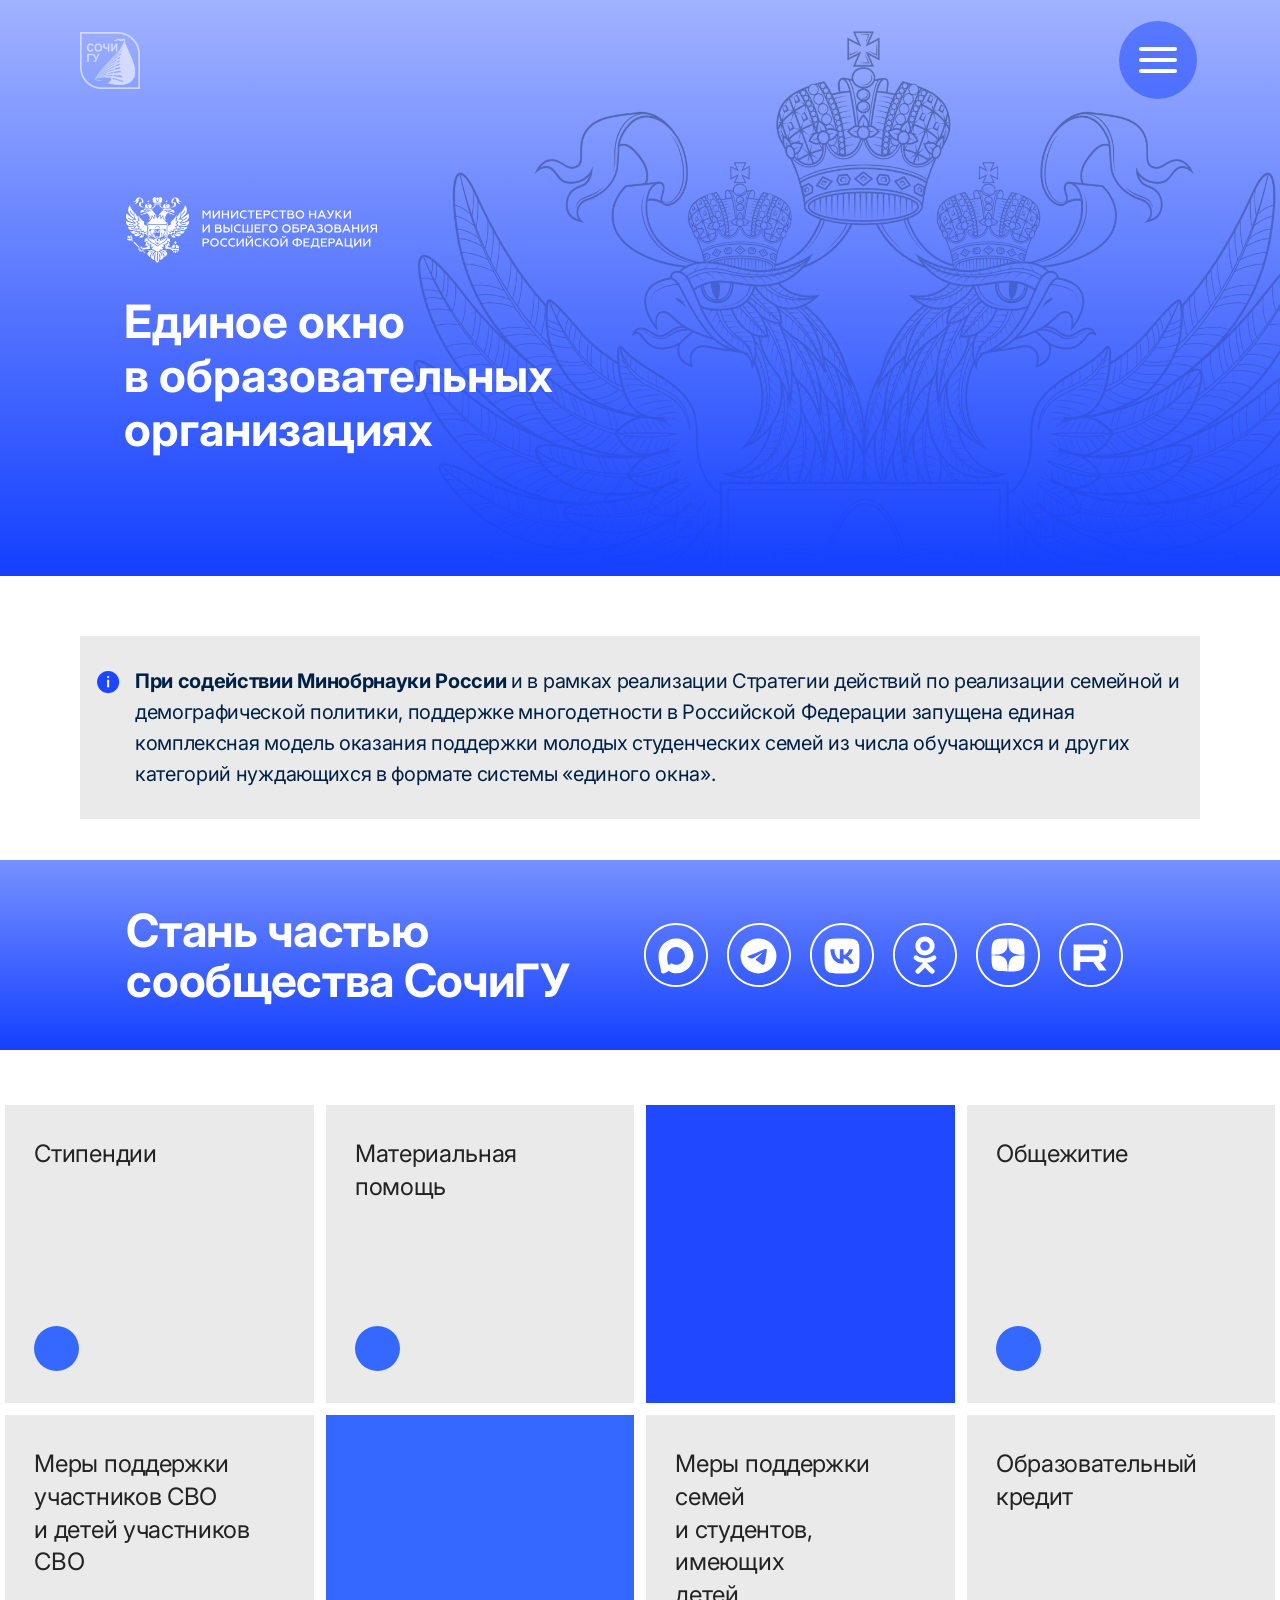
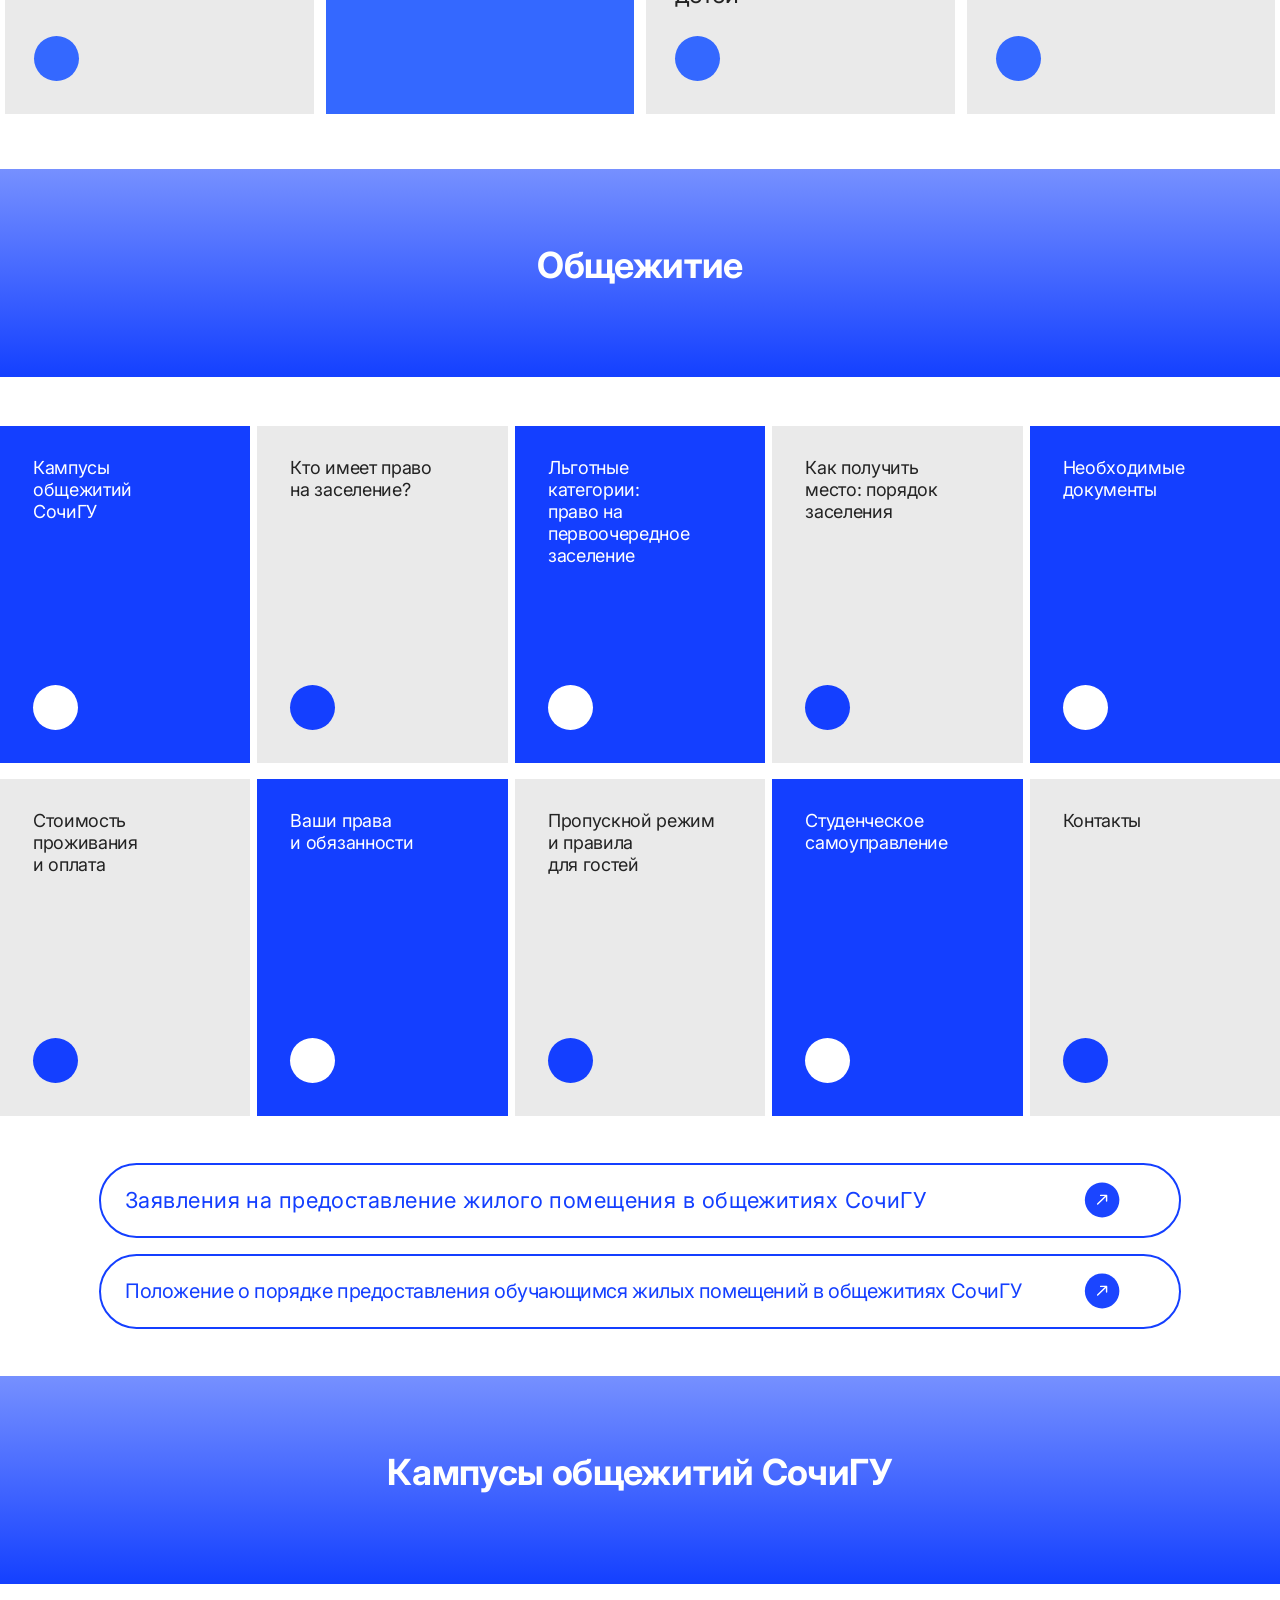
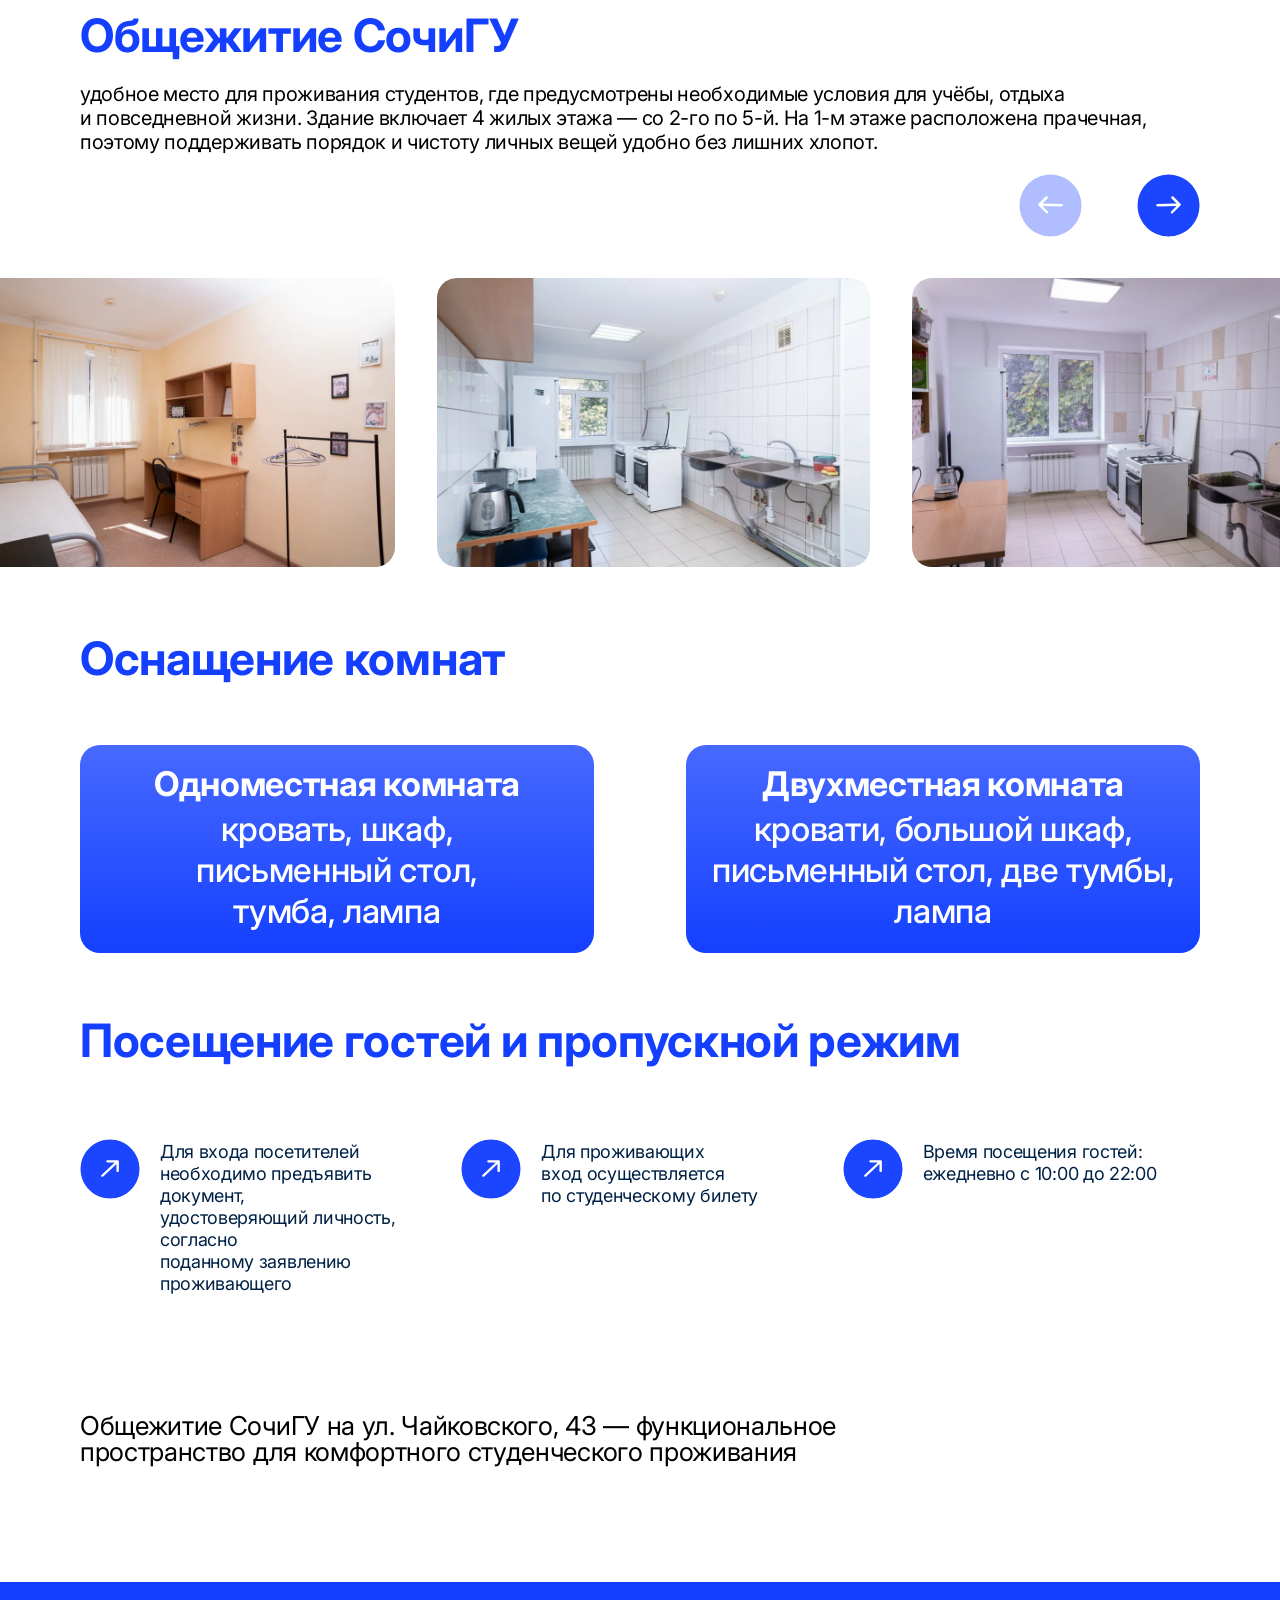
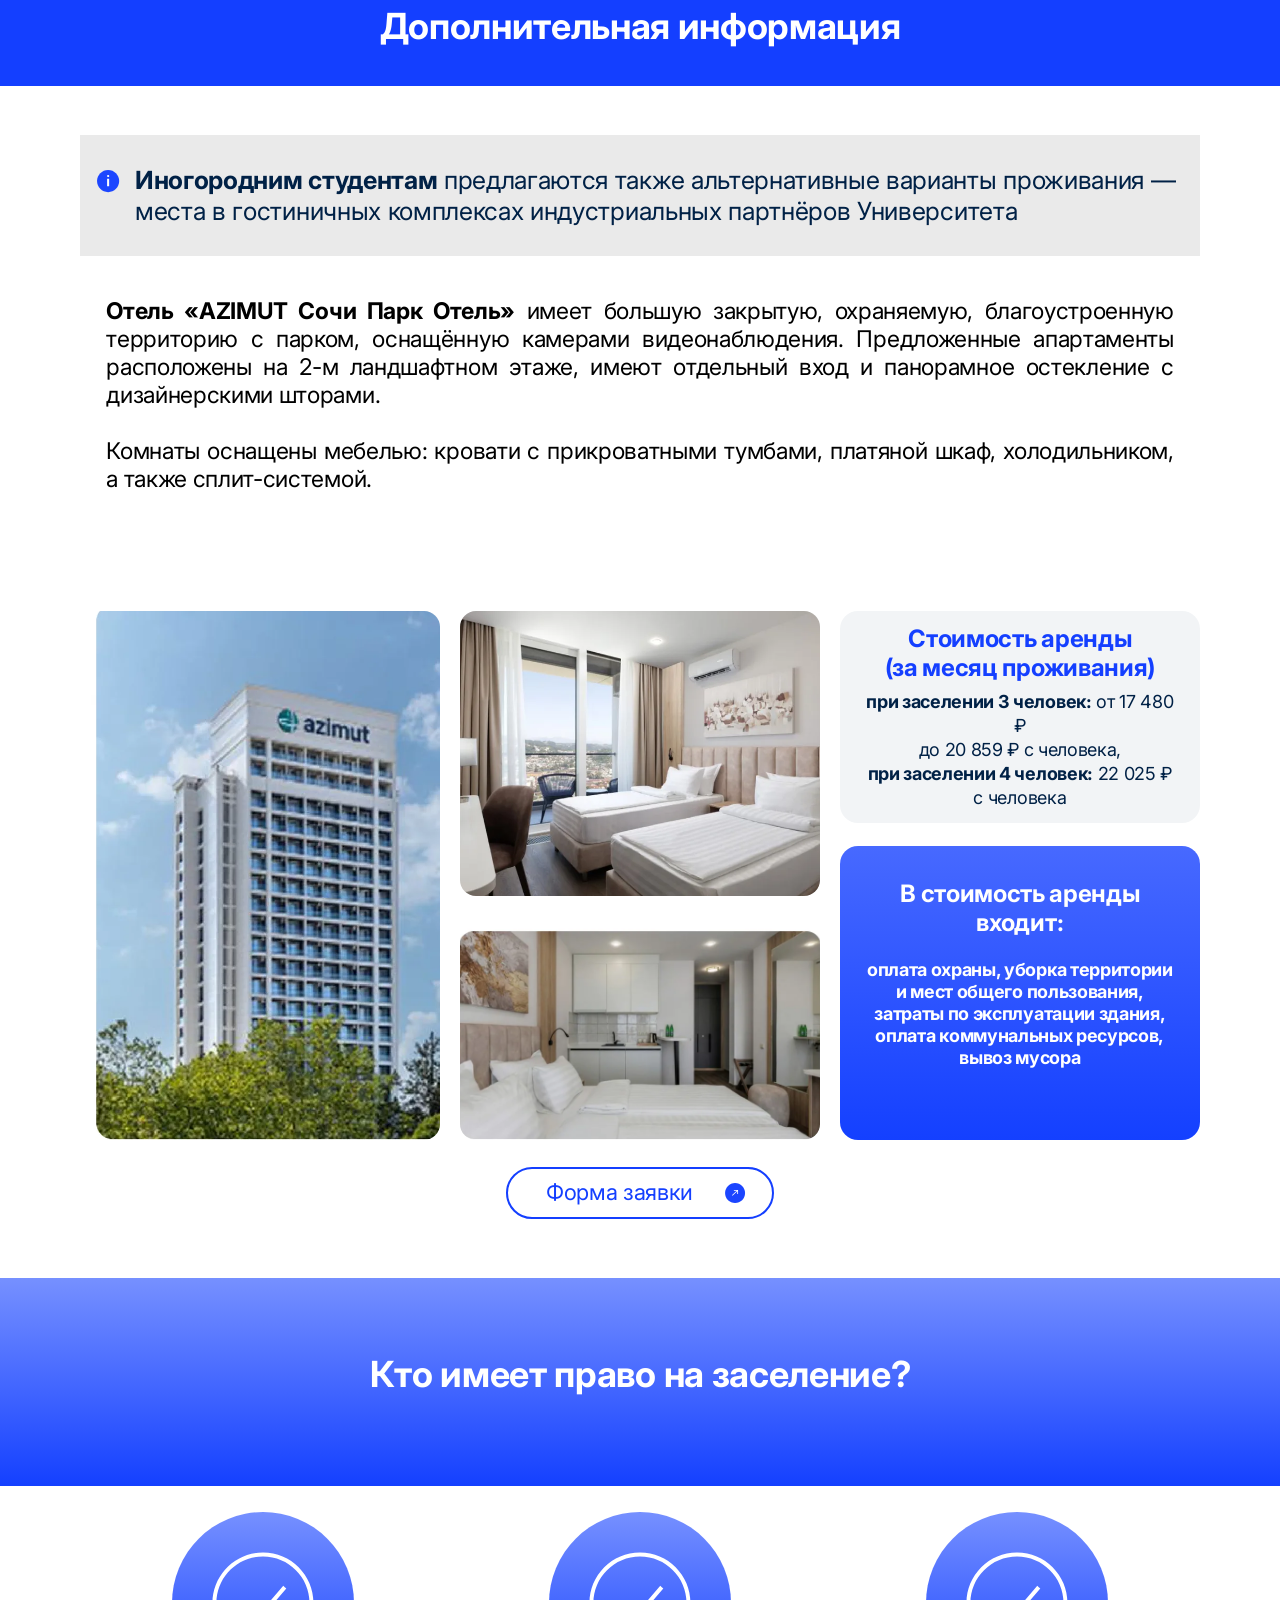
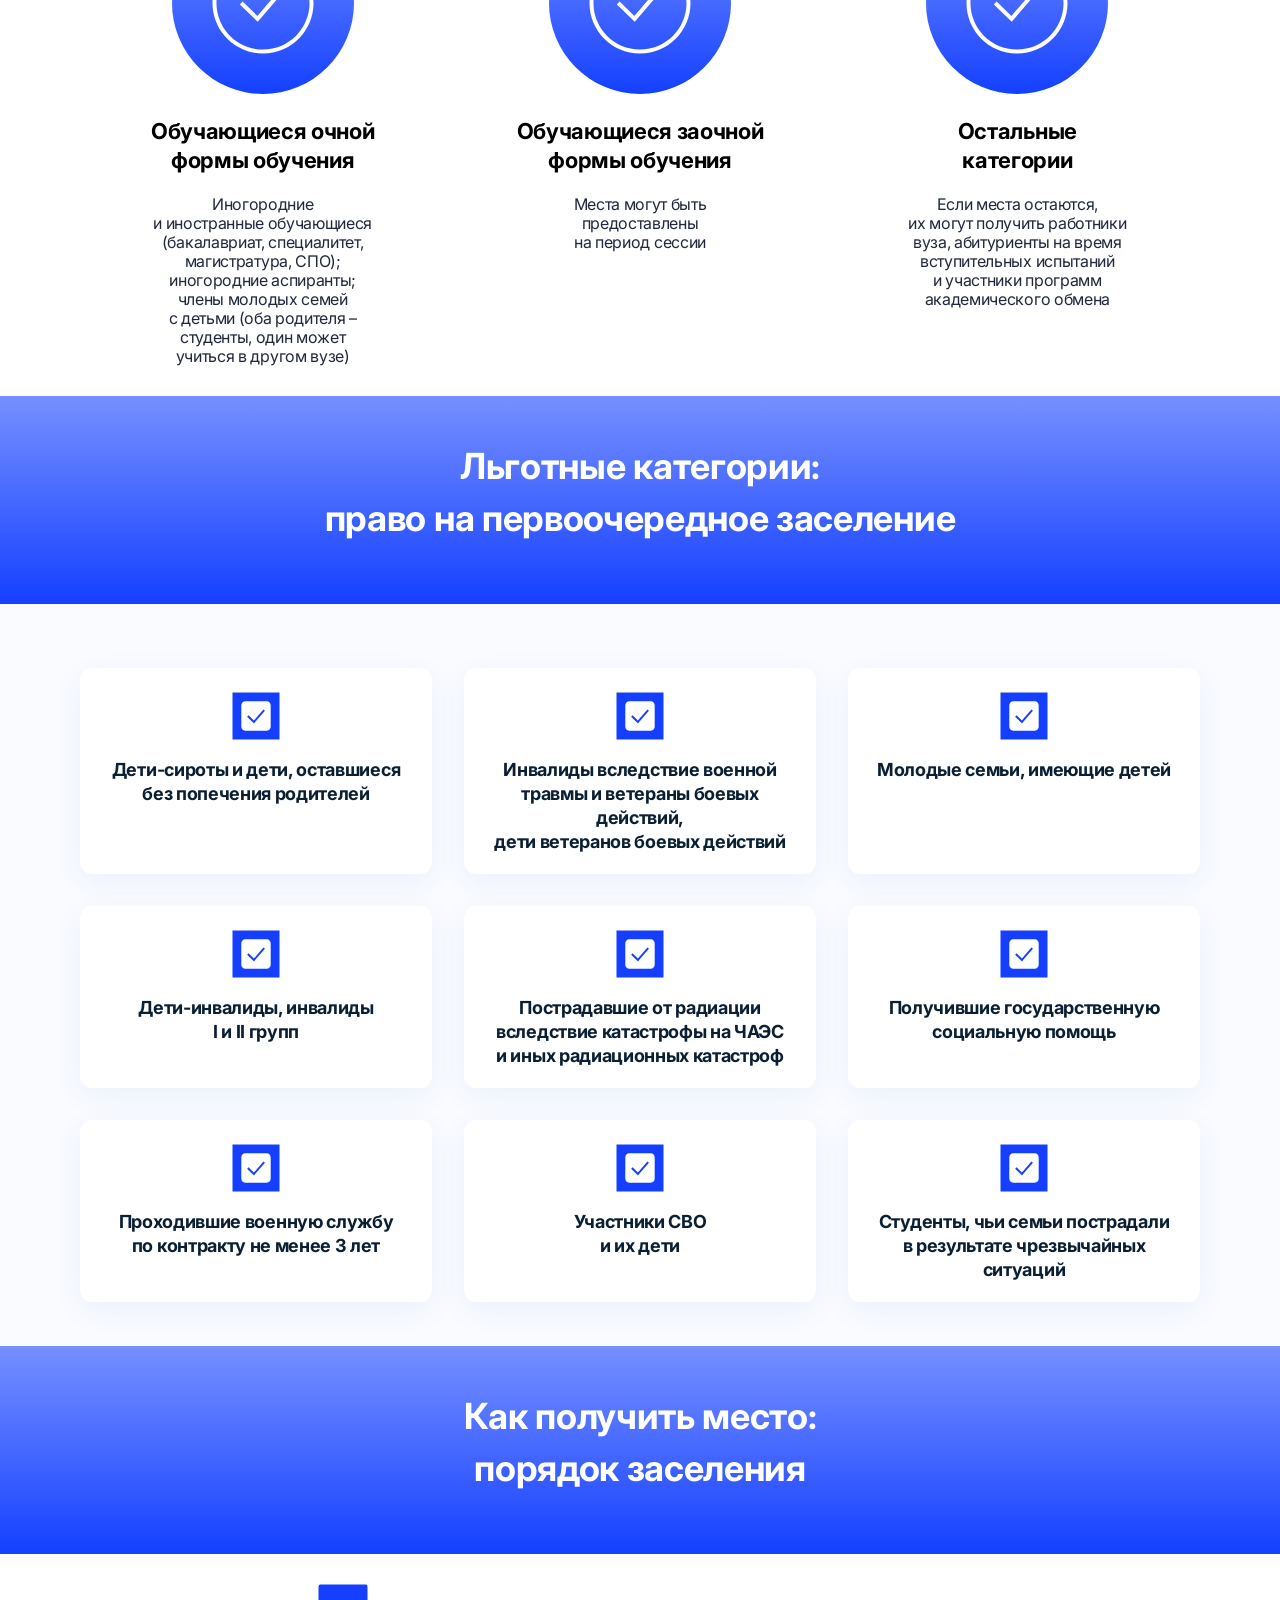
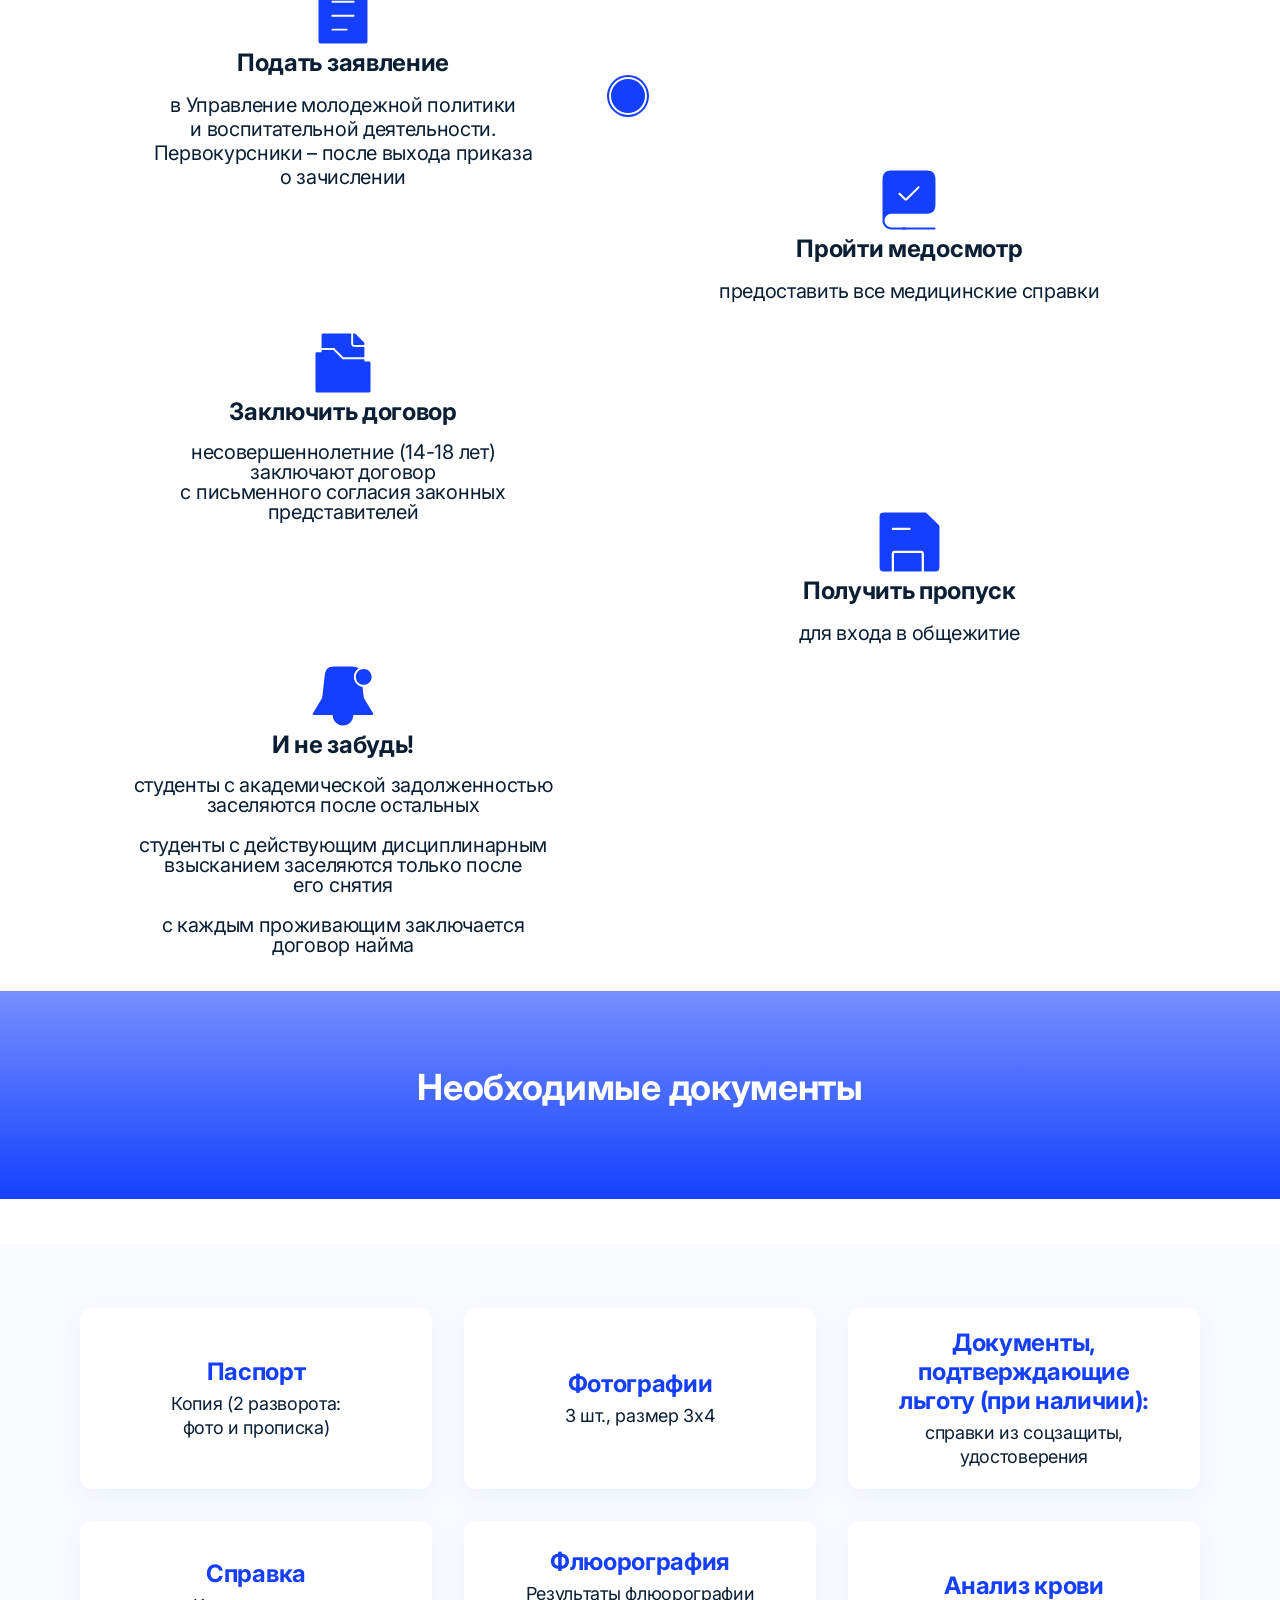
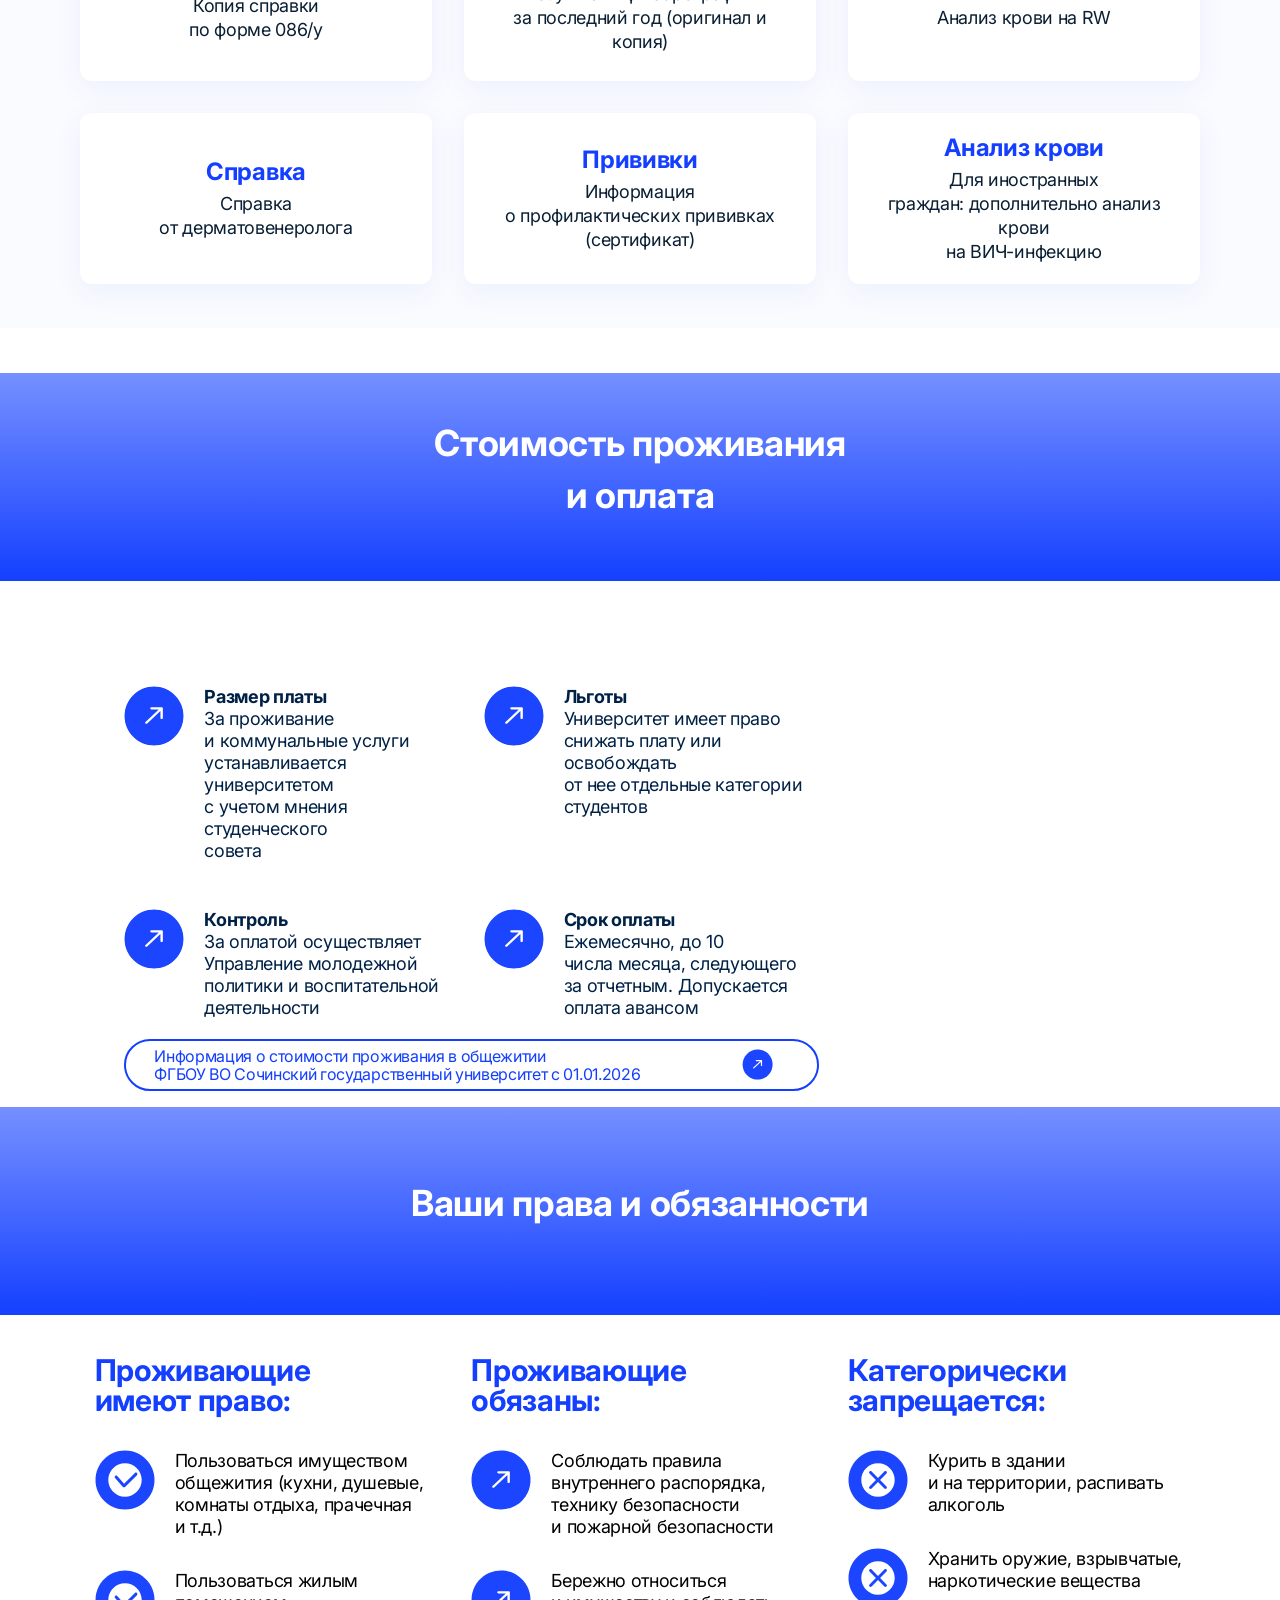
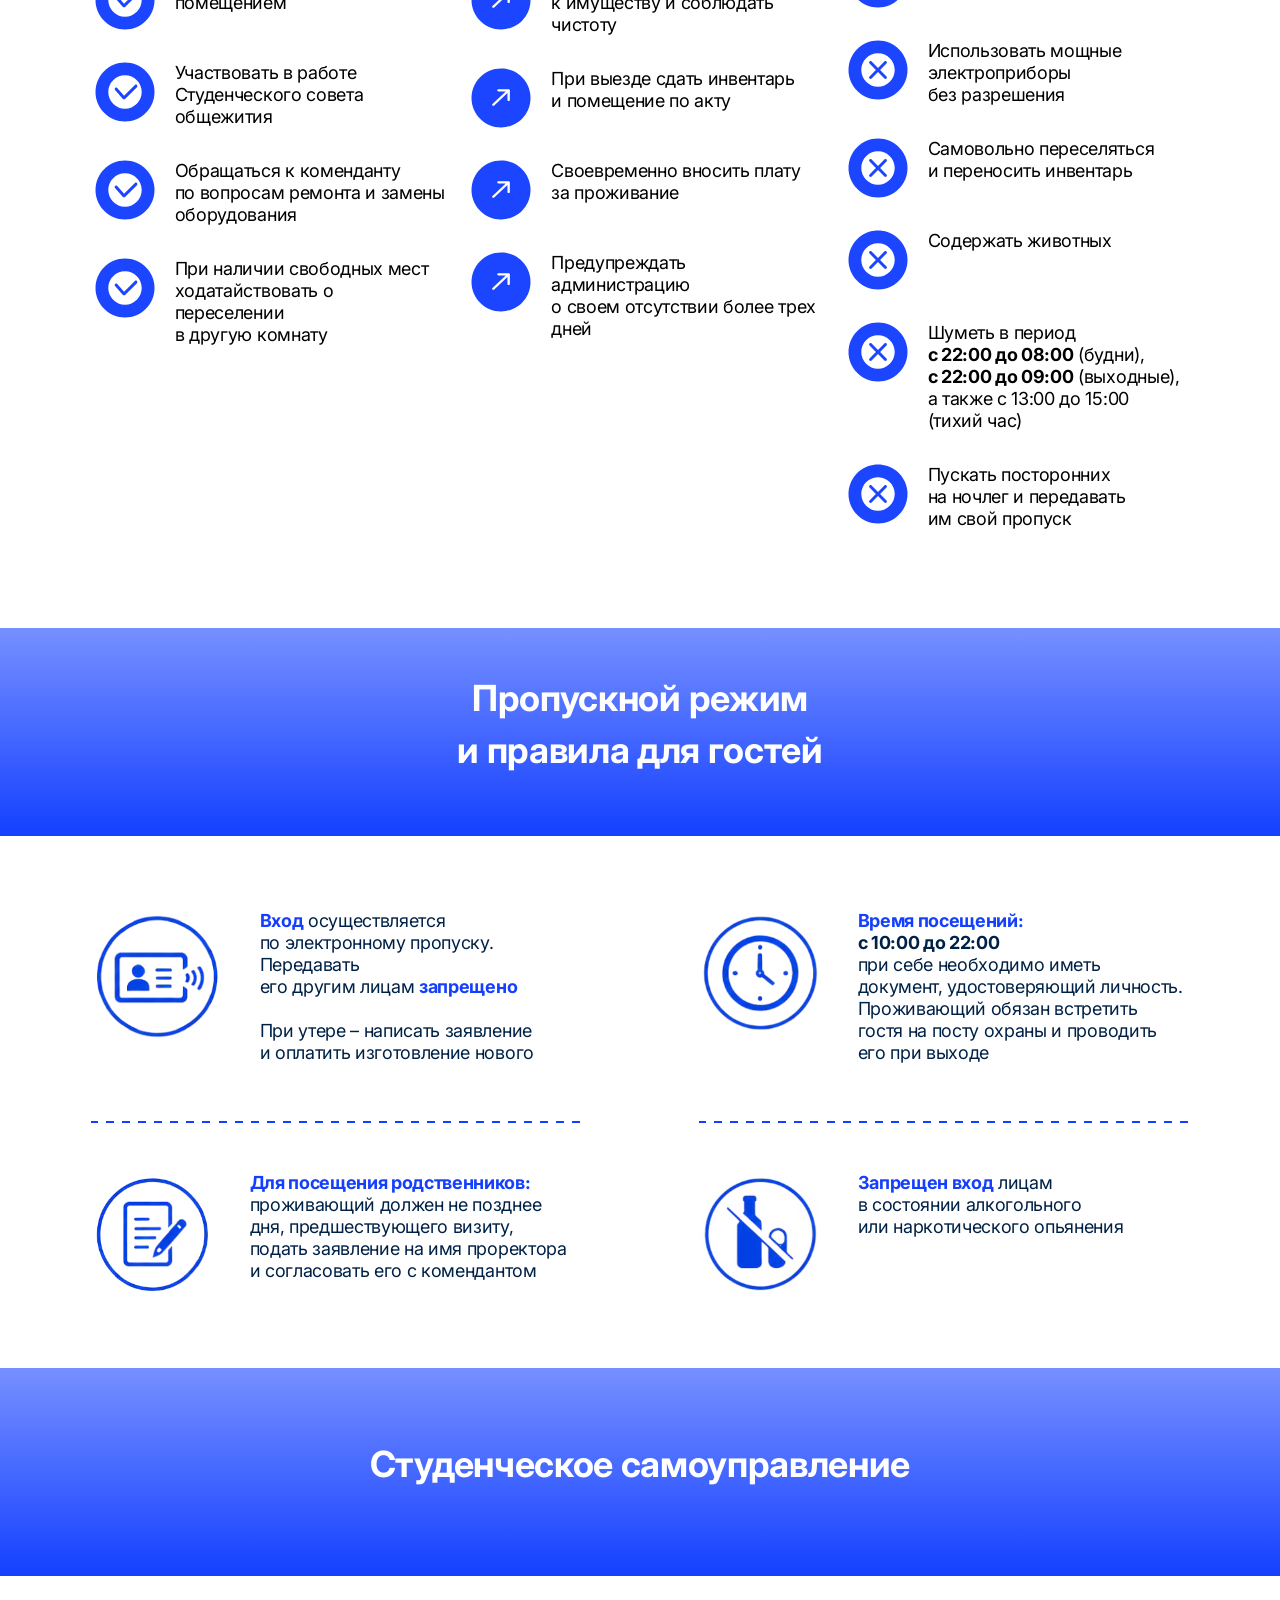
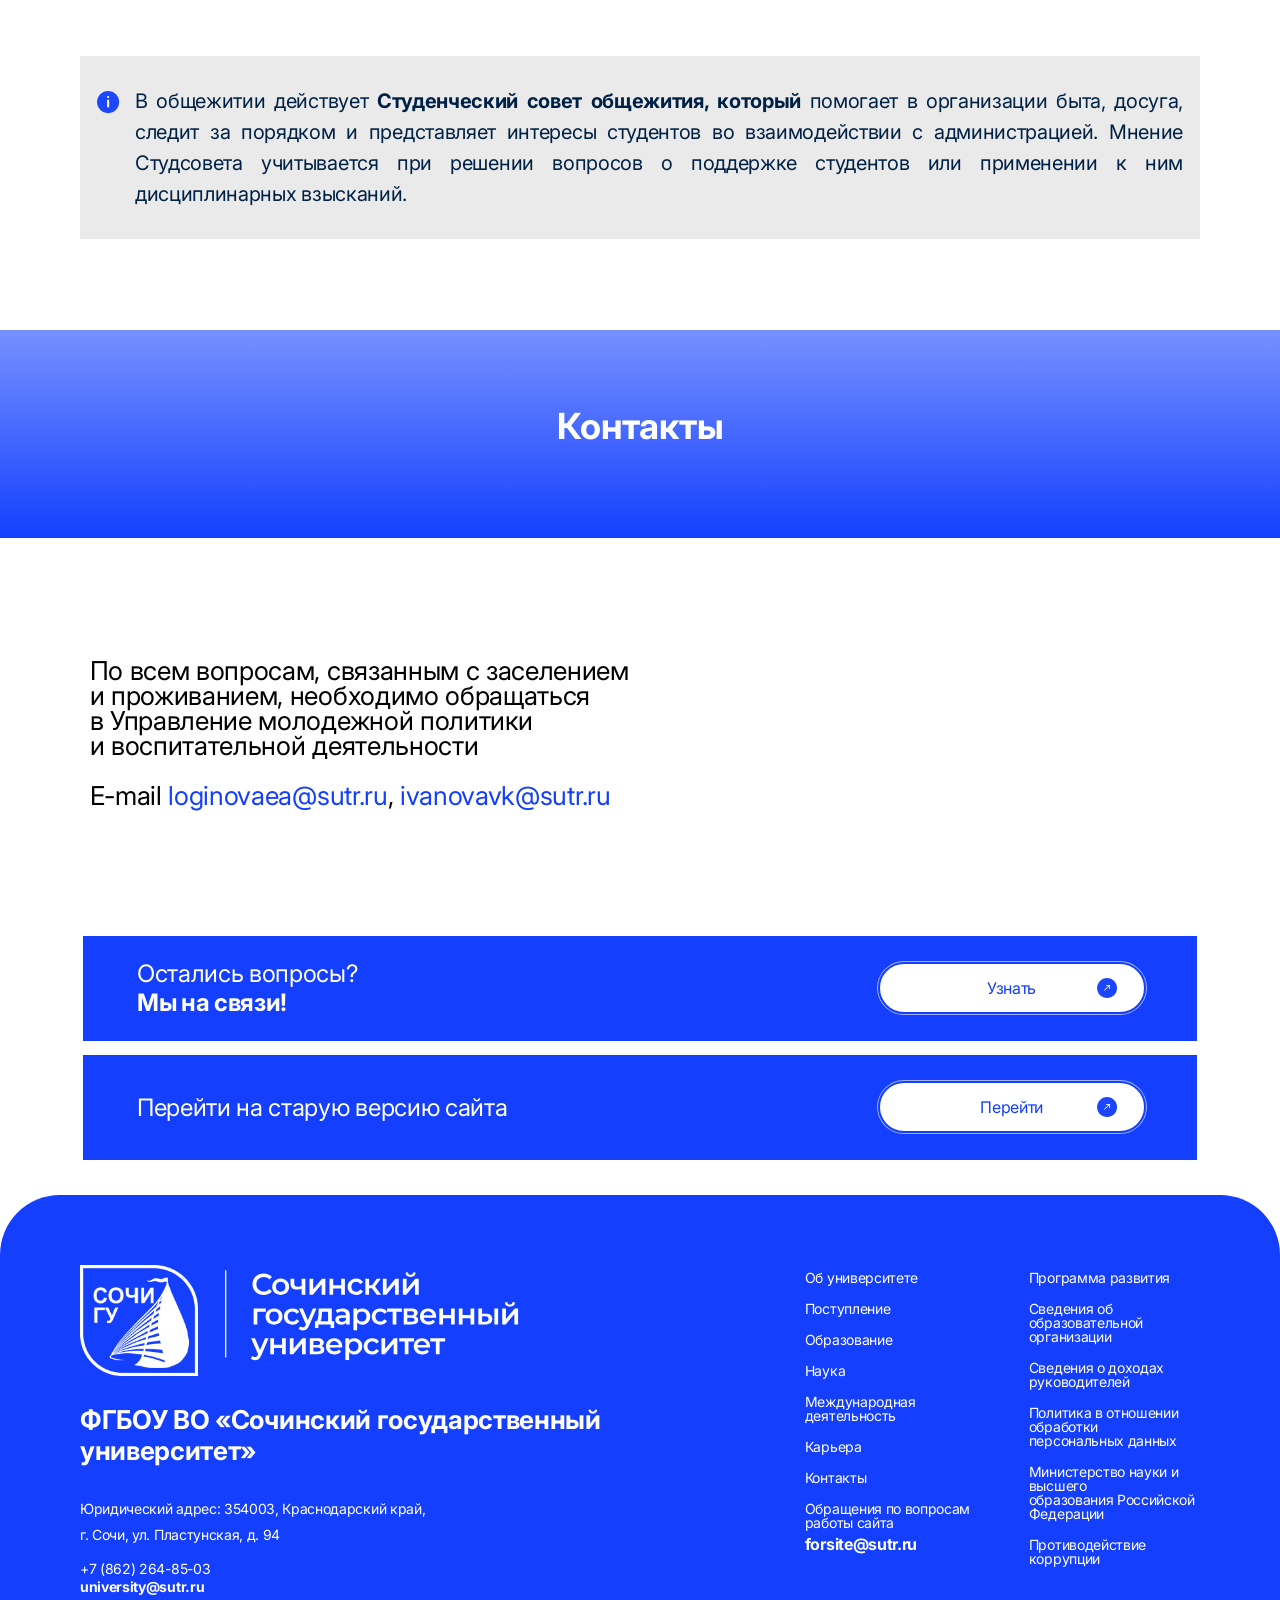
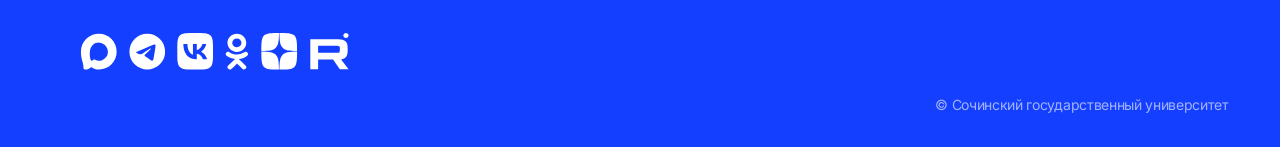
<file: obschezhitie.html>
<!DOCTYPE html>
<html lang="ru">
<head>
  <meta charset="UTF-8">
  <meta name="viewport" content="width=device-width, initial-scale=1.0">
  <title>Общежитие — Единое окно — СочиГУ</title>
  <meta name="description" content="Общежитие СочиГУ: кампусы, право на заселение, льготы, порядок заселения, документы, стоимость, правила и контакты.">
  <meta name="theme-color" content="#143fff">
  <link rel="icon" href="assets/window/logo.png">
  <link rel="preconnect" href="https://fonts.googleapis.com">
  <link rel="preconnect" href="https://fonts.gstatic.com" crossorigin>
  <link href="https://fonts.googleapis.com/css2?family=Inter:wght@400;500;700&family=Onest:wght@400;600&display=swap" rel="stylesheet">
  <link rel="stylesheet" href="css/window.css">
  <script>(function(d){d.classList.add("js");try{var c=document.createElement("canvas").getContext("2d"),t="Единое окно СочиГУ";c.font="20px monospace";var m=c.measureText(t).width;c.font="20px -apple-system,BlinkMacSystemFont,monospace";if(c.measureText(t).width===m)d.classList.add("no-sf")}catch(e){}})(document.documentElement)</script>
</head>
<body class="page-section page-dorm">
  <a class="skip-link" href="#main">Перейти к содержанию</a>
  <button class="burger" type="button" aria-expanded="false" aria-controls="menu" aria-label="Открыть меню"><span class="burger__lines" aria-hidden="true"><i></i><i></i><i></i></span></button>
  <nav class="menu" id="menu" aria-label="Разделы единого окна" aria-hidden="true">
    <ul>
      <li><a href="index.html">Все услуги</a></li>
      <li><a href="stipendii.html">Стипендии</a></li>
      <li><a href="materialnaya-pomoshch.html">Материальная помощь</a></li>
      <li><a href="obschezhitie.html">Общежитие</a></li>
      <li><a href="svo.html">Меры поддержки участников СВО</a></li>
      <li><a href="semyi.html">Меры поддержки семей</a></li>
      <li><a href="obrazovatelnyj-kredit.html">Образовательный кредит</a></li>
      <li><a href="psihologicheskaya-pomoshch.html">Психологическая помощь</a></li>
      <li><a href="yuridicheskaya-pomoshch.html">Юридическая помощь</a></li>
    </ul>
  </nav>
  <header class="hero">
    <div class="wrap">
      <a class="hero__logo" href="index.html" aria-label="СочиГУ — Единое окно"><img src="assets/window/logo.png" width="60" height="57" alt=""></a>
      <img class="hero__eagle" src="assets/window/eagle.webp" width="902" height="1037" alt="" aria-hidden="true">
      <div class="hero__body">
        <img class="hero__ministry" src="assets/window/icons/ministry.svg" width="258" height="74" alt="Министерство науки и высшего образования Российской Федерации">
        <p class="hero__title">Единое окно <br>в образовательных <br>организациях</p>
      </div>
    </div>
  </header>
  <main id="main">
    <div class="notice">
      <p><b>При содействии Минобрнауки России</b> и в рамках реализации Стратегии действий по реализации семейной и демографической политики, поддержке многодетности в Российской Федерации запущена единая комплексная модель оказания поддержки молодых студенческих семей из числа обучающихся и других категорий нуждающихся в формате системы «единого окна».</p>
    </div>
    <section class="community" aria-labelledby="community-title">
      <div class="wrap">
        <h2 id="community-title">Стань частью <br>сообщества СочиГУ</h2>
        <div class="socials"><a href="https://max.ru/id2320051199_biz" target="_blank" rel="noopener" aria-label="MAX"><svg aria-hidden="true" focusable="false" xmlns="http://www.w3.org/2000/svg" viewBox="0 0 68 68"><path d="M34.39 52.9C30.85 52.9 29.21 52.38 26.36 50.31C24.55 52.64 18.84 54.46 18.59 51.34C18.59 49 18.07 47.03 17.49 44.87C16.79 42.21 16 39.25 16 34.96C16 24.71 24.37 17 34.29 17C44.22 17 52 25.09 52 35.05C52.03 44.86 44.15 52.84 34.39 52.9M34.53 25.86C29.7 25.61 25.94 28.97 25.1 34.23C24.42 38.59 25.64 43.9 26.68 44.18C27.17 44.3 28.43 43.28 29.21 42.49C30.51 43.39 32.01 43.93 33.58 44.06C38.58 44.3 42.86 40.47 43.2 35.45C43.39 30.42 39.54 26.15 34.53 25.87L34.53 25.86" fill="currentColor"/><path d="M66 34L65 34C65 51.12 51.12 65 34 65L34 66L34 67C52.23 67 67 52.23 67 34L66 34M34 66L34 65C16.88 65 3 51.12 3 34L2 34L1 34C1 52.23 15.77 67 34 67L34 66M2 34L3 34C3 16.88 16.88 3 34 3L34 2L34 1C15.77 1 1 15.77 1 34L2 34M34 2L34 3C51.12 3 65 16.88 65 34L66 34L67 34C67 15.77 52.23 1 34 1L34 2" fill="currentColor"/></svg></a><a href="https://t.me/sochi_university" target="_blank" rel="noopener" aria-label="Telegram"><svg aria-hidden="true" focusable="false" xmlns="http://www.w3.org/2000/svg" viewBox="0 0 68 68"><path d="M33.5 17C38.41 17 43.11 18.9 46.58 22.27C50.05 25.65 52 30.23 52 35C52 39.77 50.05 44.35 46.58 47.73C43.11 51.1 38.41 53 33.5 53C28.59 53 23.89 51.1 20.42 47.73C16.95 44.35 15 39.77 15 35C15 30.23 16.95 25.65 20.42 22.27C23.89 18.9 28.59 17 33.5 17M41.07 27.84C40.37 27.85 39.3 28.21 34.16 30.29C32.37 31.02 28.77 32.52 23.38 34.81C22.5 35.15 22.04 35.48 22 35.8C21.92 36.43 22.84 36.62 24 36.99C24.94 37.29 26.21 37.64 26.87 37.65C27.47 37.66 28.14 37.42 28.88 36.93C33.92 33.62 36.52 31.95 36.68 31.91C36.8 31.88 36.96 31.85 37.06 31.95C37.17 32.04 37.16 32.22 37.15 32.26C37.06 32.65 32.33 36.83 32.06 37.11C31.02 38.16 29.83 38.8 31.66 39.98C33.24 40.99 34.16 41.64 35.78 42.67C36.82 43.34 37.64 44.12 38.72 44.03C39.21 43.98 39.72 43.53 39.98 42.18C40.59 39 41.8 32.09 42.07 29.24C42.1 28.99 42.07 28.67 42.05 28.53C42.02 28.39 41.97 28.19 41.78 28.05C41.56 27.87 41.22 27.83 41.07 27.84" fill="currentColor"/><path d="M66 34L65 34C65 51.12 51.12 65 34 65L34 66L34 67C52.23 67 67 52.23 67 34L66 34M34 66L34 65C16.88 65 3 51.12 3 34L2 34L1 34C1 52.23 15.77 67 34 67L34 66M2 34L3 34C3 16.88 16.88 3 34 3L34 2L34 1C15.77 1 1 15.77 1 34L2 34M34 2L34 3C51.12 3 65 16.88 65 34L66 34L67 34C67 15.77 52.23 1 34 1L34 2" fill="currentColor"/></svg></a><a href="https://sochi.university/" target="_blank" rel="noopener" aria-label="ВКонтакте"><svg aria-hidden="true" focusable="false" xmlns="http://www.w3.org/2000/svg" viewBox="0 0 68 68"><path d="M18.53 19.53C16 22.06 16 26.13 16 34.28L16 35.72C16 43.87 16 47.94 18.53 50.47C21.06 53 25.13 53 33.28 53L34.72 53C42.87 53 46.94 53 49.47 50.47C52 47.94 52 43.87 52 35.72L52 34.28C52 26.13 52 22.06 49.47 19.53C46.94 17 42.87 17 34.72 17L33.28 17C25.13 17 21.06 17 18.53 19.53M22.08 27.95C22.27 37.31 26.95 42.94 35.16 42.94L35.62 42.94L35.62 37.58C38.64 37.88 40.91 40.09 41.83 42.94L46.09 42.94C44.92 38.68 41.84 36.32 39.92 35.42C41.84 34.31 44.54 31.61 45.19 27.95L41.32 27.95C40.48 30.92 37.99 33.62 35.62 33.88L35.62 27.95L31.75 27.95L31.75 38.33C29.35 37.73 26.32 34.82 26.19 27.95L22.08 27.95" fill="currentColor" fill-rule="evenodd"/><path d="M66 34L65 34C65 51.12 51.12 65 34 65L34 66L34 67C52.23 67 67 52.23 67 34L66 34M34 66L34 65C16.88 65 3 51.12 3 34L2 34L1 34C1 52.23 15.77 67 34 67L34 66M2 34L3 34C3 16.88 16.88 3 34 3L34 2L34 1C15.77 1 1 15.77 1 34L2 34M34 2L34 3C51.12 3 65 16.88 65 34L66 34L67 34C67 15.77 52.23 1 34 1L34 2" fill="currentColor"/></svg></a><a href="https://ok.ru/profile/578044851929" target="_blank" rel="noopener" aria-label="Одноклассники"><svg aria-hidden="true" focusable="false" xmlns="http://www.w3.org/2000/svg" viewBox="0 0 68 68"><path d="M32.07 42.05C29.04 41.74 26.3 41.01 23.96 39.21C23.66 38.99 23.36 38.77 23.1 38.52C22.07 37.55 21.97 36.45 22.78 35.31C23.48 34.33 24.64 34.07 25.85 34.63C26.09 34.74 26.31 34.87 26.53 35.02C30.89 37.96 36.9 38.05 41.28 35.15C41.71 34.83 42.18 34.56 42.72 34.42C43.76 34.16 44.74 34.54 45.3 35.44C45.94 36.46 45.93 37.46 45.14 38.26C43.93 39.48 42.47 40.36 40.85 40.98C39.32 41.56 37.64 41.85 35.98 42.05C36.23 42.32 36.35 42.45 36.51 42.6C38.76 44.82 41.03 47.04 43.27 49.27C44.04 50.03 44.2 50.97 43.78 51.85C43.32 52.82 42.29 53.45 41.27 53.38C40.63 53.34 40.13 53.03 39.69 52.59C37.99 50.91 36.25 49.26 34.59 47.55C34.1 47.05 33.87 47.15 33.44 47.58C31.73 49.31 29.99 51.01 28.24 52.7C27.45 53.46 26.51 53.6 25.6 53.16C24.63 52.7 24.02 51.73 24.07 50.76C24.1 50.1 24.43 49.6 24.89 49.14C27.12 46.96 29.35 44.77 31.57 42.58C31.72 42.43 31.86 42.28 32.07 42.05" fill="currentColor"/><path d="M33.92 34.44C28.51 34.43 24.06 30.02 24.1 24.7C24.13 19.32 28.57 14.99 34.04 15C39.52 15.01 43.92 19.41 43.89 24.85C43.87 30.16 39.39 34.46 33.92 34.44M38.85 24.71C38.84 22.07 36.69 19.97 34 19.97C31.29 19.96 29.13 22.1 29.15 24.77C29.17 27.4 31.33 29.49 34.03 29.48C36.71 29.47 38.85 27.35 38.85 24.71" fill="currentColor"/><path d="M66 34L65 34C65 51.12 51.12 65 34 65L34 66L34 67C52.23 67 67 52.23 67 34L66 34M34 66L34 65C16.88 65 3 51.12 3 34L2 34L1 34C1 52.23 15.77 67 34 67L34 66M2 34L3 34C3 16.88 16.88 3 34 3L34 2L34 1C15.77 1 1 15.77 1 34L2 34M34 2L34 3C51.12 3 65 16.88 65 34L66 34L67 34C67 15.77 52.23 1 34 1L34 2" fill="currentColor"/></svg></a><a href="https://dzen.ru/sochistateuniversity" target="_blank" rel="noopener" aria-label="Дзен"><svg aria-hidden="true" focusable="false" xmlns="http://www.w3.org/2000/svg" viewBox="0 0 68 68"><path d="M37.28 37.28C34.61 40.03 34.41 43.47 34.18 51C41.2 51 46.05 50.98 48.55 48.55C50.98 46.05 51 40.97 51 34.18C43.47 34.42 40.04 34.61 37.28 37.28M17 34.18C17 40.97 17.02 46.05 19.45 48.55C21.95 50.98 26.8 51 33.82 51C33.57 43.47 33.39 40.03 30.72 37.28C27.96 34.61 24.53 34.41 17 34.18M33.82 17C26.81 17 21.95 17.02 19.45 19.45C17.02 21.95 17 27.03 17 33.82C24.53 33.58 27.96 33.39 30.72 30.72C33.39 27.97 33.59 24.53 33.82 17M37.28 30.72C34.61 27.97 34.41 24.53 34.18 17C41.2 17 46.05 17.02 48.55 19.45C50.98 21.95 51 27.03 51 33.82C43.47 33.58 40.04 33.39 37.28 30.72" fill="currentColor"/><path d="M66 34L65 34C65 51.12 51.12 65 34 65L34 66L34 67C52.23 67 67 52.23 67 34L66 34M34 66L34 65C16.88 65 3 51.12 3 34L2 34L1 34C1 52.23 15.77 67 34 67L34 66M2 34L3 34C3 16.88 16.88 3 34 3L34 2L34 1C15.77 1 1 15.77 1 34L2 34M34 2L34 3C51.12 3 65 16.88 65 34L66 34L67 34C67 15.77 52.23 1 34 1L34 2" fill="currentColor"/></svg></a><a href="https://rutube.ru/channel/25548246/" target="_blank" rel="noopener" aria-label="Rutube"><svg aria-hidden="true" focusable="false" xmlns="http://www.w3.org/2000/svg" viewBox="0 0 68 68"><path d="M40.95 23.07L16 23.07L16 50L22.94 50L22.94 41.24L36.25 41.24L42.32 50L50.09 50L43.4 41.2C45.48 40.88 46.98 40.11 47.89 38.9C48.81 37.69 49.26 35.75 49.26 33.16L49.26 31.14C49.26 29.61 49.1 28.4 48.81 27.47C48.51 26.54 48.02 25.73 47.31 25.01C46.56 24.32 45.73 23.84 44.73 23.51C43.73 23.23 42.49 23.07 40.95 23.07M39.82 35.3L22.94 35.3L22.94 29.01L39.82 29.01C40.78 29.01 41.45 29.17 41.78 29.45C42.11 29.73 42.32 30.26 42.32 31.02L42.32 33.28C42.32 34.09 42.11 34.62 41.78 34.9C41.45 35.18 40.78 35.3 39.82 35.3L39.82 35.3" fill="currentColor"/><path d="M48.7 22.61C49.97 22.61 51 21.58 51 20.3C51 19.03 49.97 18 48.7 18C47.42 18 46.39 19.03 46.39 20.3C46.39 21.58 47.42 22.61 48.7 22.61" fill="currentColor"/><path d="M66 34L65 34C65 51.12 51.12 65 34 65L34 66L34 67C52.23 67 67 52.23 67 34L66 34M34 66L34 65C16.88 65 3 51.12 3 34L2 34L1 34C1 52.23 15.77 67 34 67L34 66M2 34L3 34C3 16.88 16.88 3 34 3L34 2L34 1C15.77 1 1 15.77 1 34L2 34M34 2L34 3C51.12 3 65 16.88 65 34L66 34L67 34C67 15.77 52.23 1 34 1L34 2" fill="currentColor"/></svg></a></div>
      </div>
    </section>
    <nav class="services" aria-label="Услуги единого окна">
  <a class="tile" href="stipendii.html">Стипендии<span class="tile__dot" aria-hidden="true"></span></a>
  <a class="tile" href="materialnaya-pomoshch.html">Материальная <br>помощь<span class="tile__dot" aria-hidden="true"></span></a>
  <div class="tile tile--blank" aria-hidden="true"></div>
  <a class="tile" href="obschezhitie.html" aria-current="page">Общежитие<span class="tile__dot" aria-hidden="true"></span></a>
  <a class="tile" href="svo.html">Меры поддержки <br>участников СВО <br>и детей участников СВО<span class="tile__dot" aria-hidden="true"></span></a>
  <div class="tile tile--blank tile--soft" aria-hidden="true"></div>
  <a class="tile" href="semyi.html">Меры поддержки семей <br>и студентов, имеющих <br>детей<span class="tile__dot" aria-hidden="true"></span></a>
  <a class="tile" href="obrazovatelnyj-kredit.html">Образовательный <br>кредит<span class="tile__dot" aria-hidden="true"></span></a>
    </nav>

    <h1 class="band"><span>Общежитие</span></h1>
    <nav class="topics topics--dense" aria-label="Разделы страницы">
      <div class="topics__row">
        <a class="topic topic--blue" href="#campus">Кампусы <br>общежитий <br>СочиГУ<span class="tile__dot" aria-hidden="true"></span></a>
        <a class="topic" href="#pravo">Кто имеет право <br>на заселение?<span class="tile__dot" aria-hidden="true"></span></a>
        <a class="topic topic--blue" href="#lgoty">Льготные <br>категории: <br>право на <br>первоочередное <br>заселение<span class="tile__dot" aria-hidden="true"></span></a>
        <a class="topic" href="#poryadok">Как получить <br>место: порядок <br>заселения<span class="tile__dot" aria-hidden="true"></span></a>
        <a class="topic topic--blue" href="#dokumenty">Необходимые <br>документы<span class="tile__dot" aria-hidden="true"></span></a>
      </div>
      <div class="topics__row">
        <a class="topic" href="#stoimost">Стоимость <br>проживания <br>и оплата<span class="tile__dot" aria-hidden="true"></span></a>
        <a class="topic topic--blue" href="#prava">Ваши права <br>и обязанности<span class="tile__dot" aria-hidden="true"></span></a>
        <a class="topic" href="#propusk">Пропускной режим <br>и правила <br>для гостей<span class="tile__dot" aria-hidden="true"></span></a>
        <a class="topic topic--blue" href="#sovet">Студенческое <br>самоуправление<span class="tile__dot" aria-hidden="true"></span></a>
        <a class="topic" href="#kontakty">Контакты<span class="tile__dot" aria-hidden="true"></span></a>
      </div>
    </nav>
    <div class="pill-wide">
      <a class="pill" href="https://disk.yandex.ru/d/3_Bt8bKTczT25Q/%D0%94%D0%BE%D0%BA%D1%83%D0%BC%D0%B5%D0%BD%D1%82%D1%8B%20%D0%BD%D0%B0%20%D0%B2%D0%BA%D0%BB%D0%B0%D0%B4%D0%BA%D1%83%20%D0%9E%D0%B1%D1%89%D0%B5%D0%B6%D0%B8%D1%82%D0%B8%D0%B5/%D0%97%D0%B0%D1%8F%D0%B2%D0%BB%D0%B5%D0%BD%D0%B8%D0%B5%20%D0%BD%D0%B0%20%D0%BF%D1%80%D0%B5%D0%B4%D0%BE%D1%81%D1%82%D0%B0%D0%B2%D0%BB%D0%B5%D0%BD%D0%B8%D0%B5%20%D0%B6%D0%B8%D0%BB%D0%BE%D0%B3%D0%BE%20%D0%BF%D0%BE%D0%BC%D0%B5%D1%89%D0%B5%D0%BD%D0%B8%D1%8F%20%D0%B2%20%D0%BE%D0%B1%D1%89%D0%B5%D0%B6%D0%B8%D1%82%D0%B8%D1%8F%D1%85%20%D0%A1%D0%BE%D1%87%D0%B8%D0%93%D0%A3" target="_blank" rel="noopener">Заявления на предоставление жилого помещения в общежитиях СочиГУ<span class="pill__ico" aria-hidden="true"></span></a>
      <a class="pill" href="https://disk.yandex.ru/d/3_Bt8bKTczT25Q/%D0%94%D0%BE%D0%BA%D1%83%D0%BC%D0%B5%D0%BD%D1%82%D1%8B%20%D0%BD%D0%B0%20%D0%B2%D0%BA%D0%BB%D0%B0%D0%B4%D0%BA%D1%83%20%D0%9E%D0%B1%D1%89%D0%B5%D0%B6%D0%B8%D1%82%D0%B8%D0%B5/%D0%9F%D0%BE%D0%BB%D0%BE%D0%B6%D0%B5%D0%BD%D0%B8%D0%B5%20%D0%BE%20%D0%BF%D0%BE%D1%80%D1%8F%D0%B4%D0%BA%D0%B5%20%D0%BF%D1%80%D0%B5%D0%B4%D0%BE%D1%81%D1%82%D0%B0%D0%B2%D0%BB%D0%B5%D0%BD%D0%B8%D1%8F%20%D0%BE%D0%B1%D1%83%D1%87%D0%B0%D1%8E%D1%89%D0%B8%D0%BC%D1%81%D1%8F%20%D0%B6%D0%B8%D0%BB%D1%8B%D1%85%20%D0%BF%D0%BE%D0%BC%D0%B5%D1%89%D0%B5%D0%BD%D0%B8%D0%B9%20%D0%B2%20%D0%BE%D0%B1%D1%89%D0%B5%D0%B6%D0%B8%D1%82%D0%B8%D1%8F%D1%85%20%D0%A1%D0%BE%D1%87%D0%B8%D0%93%D0%A3/%D0%9E%D0%B1%20%D1%83%D1%82%D0%B2%D0%B5%D1%80%D0%B6%D0%B4%D0%B5%D0%BD%D0%B8%D0%B8%20%D0%9F%D0%BE%D0%BB%D0%BE%D0%B6%D0%B5%D0%BD%D0%B8%D1%8F%20%D0%BE%D0%B1%20%D0%BE%D0%B1%D1%89%D0%B5%D0%B6%D0%B8%D1%82%D0%B8%D1%8F%D1%85%20%D0%A4%D0%93%D0%91%D0%9E%D0%A3%20%D0%92%D0%9E%20%D0%A1%D0%BE%D1%87%D0%B8%D0%93%D0%A3.pdf" target="_blank" rel="noopener">Положение о порядке предоставления обучающимся жилых помещений в общежитиях СочиГУ<span class="pill__ico" aria-hidden="true"></span></a>
    </div>

    <h2 class="band" id="campus" style="--mt:47px"><span>Кампусы общежитий СочиГУ</span></h2>
    <section class="sec campus" aria-label="Кампусы общежитий">
      <div class="sec__body">
        <h2 class="h-blue">Общежитие СочиГУ</h2>
        <p class="lead">удобное место для проживания студентов, где предусмотрены необходимые условия для учёбы, отдыха <br>и повседневной жизни. Здание включает 4 жилых этажа — со 2-го по 5-й. На 1-м этаже расположена прачечная, поэтому поддерживать порядок и чистоту личных вещей удобно без лишних хлопот.</p>
      </div>
      <div class="carousel" data-carousel>
        <div class="carousel__nav"><button class="carousel__btn carousel__btn--prev" type="button" aria-label="Предыдущее фото"></button><button class="carousel__btn carousel__btn--next" type="button" aria-label="Следующее фото"></button></div>
        <div class="carousel__track" tabindex="0" aria-label="Фотографии общежития">
          <img src="assets/window/dorm-1.webp" width="433" height="289" alt="Жилая комната общежития" loading="lazy">
          <img src="assets/window/dorm-2.webp" width="433" height="289" alt="Кухня на этаже" loading="lazy">
          <img src="assets/window/dorm-3.webp" width="433" height="289" alt="Кухня с плитами" loading="lazy">
          <img src="assets/window/dorm-4.webp" width="433" height="289" alt="Помещение общежития" loading="lazy">
        </div>
      </div>
      <div class="sec__body">
        <h2 class="h-blue mt">Оснащение комнат</h2>
        <div class="rooms">
          <div class="room"><b>Одноместная комната</b>кровать, шкаф, <br>письменный стол, <br>тумба, лампа</div>
          <div class="room"><b>Двухместная комната</b>кровати, большой шкаф, <br>письменный стол, две тумбы, <br>лампа</div>
        </div>
        <h2 class="h-blue mt">Посещение гостей и пропускной режим</h2>
        <div class="visit">
          <div class="prog"><span class="prog__ico" aria-hidden="true"></span><span>Для входа посетителей <br>необходимо предъявить документ, <br>удостоверяющий личность, согласно <br>поданному заявлению проживающего</span></div>
          <div class="prog"><span class="prog__ico" aria-hidden="true"></span><span>Для проживающих <br>вход осуществляется <br>по студенческому билету</span></div>
          <div class="prog"><span class="prog__ico" aria-hidden="true"></span><span>Время посещения гостей: <br>ежедневно с 10:00 до 22:00</span></div>
        </div>
        <p class="visit-addr">Общежитие СочиГУ на ул. Чайковского, 43 — функциональное <br>пространство для комфортного студенческого проживания</p>
      </div>
      <img class="campus__leo leo-float" data-leo src="assets/window/leo-thumb.webp" width="353" height="289" alt="" loading="lazy">
    </section>

    <h2 class="band band--solid band--flush"><span>Дополнительная информация</span></h2>
    <div class="notice notice--lg" style="margin-top:49px">
      <p><b>Иногородним студентам</b> предлагаются также альтернативные варианты проживания — <br>места в гостиничных комплексах индустриальных партнёров Университета</p>
    </div>
    <div class="azimut-text">
      <p><b>Отель «AZIMUT Сочи Парк Отель»</b> имеет большую закрытую, охраняемую, благоустроенную территорию с парком, оснащённую камерами видеонаблюдения. Предложенные апартаменты расположены на 2-м ландшафтном этаже, имеют отдельный вход и панорамное остекление с дизайнерскими шторами.</p>
      <p>Комнаты оснащены мебелью: кровати с прикроватными тумбами, платяной шкаф, холодильником, а также сплит-системой.</p>
      <p>Каждый апартамент имеет собственный санузел, который включает в себя душевую кабину, раковину и инсталляцию.</p>
    </div>
    <div class="azimut">
      <img src="assets/window/azimut-building.webp" width="387" height="529" alt="Отель «AZIMUT Сочи Парк Отель»" loading="lazy">
      <div class="azimut__col azimut__col--rooms">
        <img src="assets/window/azimut-1.webp" width="386" height="285" alt="Апартаменты отеля" loading="lazy">
        <img src="assets/window/azimut-2.webp" width="386" height="221" alt="Апартаменты отеля с кухней" loading="lazy">
      </div>
      <div class="azimut__col azimut__col--prices">
        <div class="price"><h3>Стоимость аренды <br>(за месяц проживания)</h3><p><b>при заселении 3 человек:</b> от 17 480 ₽ <br>до 20 859 ₽ с человека, <br><b>при заселении 4 человек:</b> 22 025 ₽ <br>с человека</p></div>
        <div class="price price--blue"><h3>В стоимость аренды <br>входит:</h3><p>оплата охраны, уборка территории <br>и мест общего пользования, <br>затраты по эксплуатации здания, <br>оплата коммунальных ресурсов, <br>вывоз мусора</p></div>
      </div>
    </div>
    <div class="form-link"><a class="pill" href="https://forms.yandex.ru/cloud/6a44ce8f1f1eb5002e562c54/" target="_blank" rel="noopener">Форма заявки<span class="pill__ico" aria-hidden="true"></span></a></div>

    <h2 class="band" id="pravo" style="--mt:59px"><span>Кто имеет право на заселение?</span></h2>
    <div class="eligible">
      <div><span class="eligible__ico"><svg aria-hidden="true" focusable="false" xmlns="http://www.w3.org/2000/svg" viewBox="0 0 103 103"><path d="M100.5 51.5L98.5 51.5C98.5 77.46 77.46 98.5 51.5 98.5L51.5 100.5L51.5 102.5C79.67 102.5 102.5 79.67 102.5 51.5L100.5 51.5M51.5 100.5L51.5 98.5C25.54 98.5 4.5 77.46 4.5 51.5L2.5 51.5L0.5 51.5C0.5 79.67 23.33 102.5 51.5 102.5L51.5 100.5M2.5 51.5L4.5 51.5C4.5 25.54 25.54 4.5 51.5 4.5L51.5 2.5L51.5 0.5C23.33 0.5 0.5 23.33 0.5 51.5L2.5 51.5M51.5 2.5L51.5 4.5C77.46 4.5 98.5 25.54 98.5 51.5L100.5 51.5L102.5 51.5C102.5 23.33 79.67 0.5 51.5 0.5L51.5 2.5" fill="currentColor"/><path d="M46 67.5L44.61 68.94L46.13 70.41L47.52 68.8L46 67.5M29.5 51.5L28.11 52.94L44.61 68.94L46 67.5L47.39 66.06L30.89 50.06L29.5 51.5M46 67.5L47.52 68.8L75.02 36.8L73.5 35.5L71.98 34.2L44.48 66.2L46 67.5" fill="currentColor"/></svg></span><h3>Обучающиеся очной <br>формы обучения</h3><p>Иногородние <br>и иностранные обучающиеся <br>(бакалавриат, специалитет, <br>магистратура, СПО); <br>иногородние аспиранты; <br>члены молодых семей <br>с детьми (оба родителя – <br>студенты, один может <br>учиться в другом вузе)</p></div>
      <div><span class="eligible__ico"><svg aria-hidden="true" focusable="false" xmlns="http://www.w3.org/2000/svg" viewBox="0 0 103 103"><path d="M100.5 51.5L98.5 51.5C98.5 77.46 77.46 98.5 51.5 98.5L51.5 100.5L51.5 102.5C79.67 102.5 102.5 79.67 102.5 51.5L100.5 51.5M51.5 100.5L51.5 98.5C25.54 98.5 4.5 77.46 4.5 51.5L2.5 51.5L0.5 51.5C0.5 79.67 23.33 102.5 51.5 102.5L51.5 100.5M2.5 51.5L4.5 51.5C4.5 25.54 25.54 4.5 51.5 4.5L51.5 2.5L51.5 0.5C23.33 0.5 0.5 23.33 0.5 51.5L2.5 51.5M51.5 2.5L51.5 4.5C77.46 4.5 98.5 25.54 98.5 51.5L100.5 51.5L102.5 51.5C102.5 23.33 79.67 0.5 51.5 0.5L51.5 2.5" fill="currentColor"/><path d="M46 67.5L44.61 68.94L46.13 70.41L47.52 68.8L46 67.5M29.5 51.5L28.11 52.94L44.61 68.94L46 67.5L47.39 66.06L30.89 50.06L29.5 51.5M46 67.5L47.52 68.8L75.02 36.8L73.5 35.5L71.98 34.2L44.48 66.2L46 67.5" fill="currentColor"/></svg></span><h3>Обучающиеся заочной <br>формы обучения</h3><p>Места могут быть <br>предоставлены <br>на период сессии</p></div>
      <div><span class="eligible__ico"><svg aria-hidden="true" focusable="false" xmlns="http://www.w3.org/2000/svg" viewBox="0 0 103 103"><path d="M100.5 51.5L98.5 51.5C98.5 77.46 77.46 98.5 51.5 98.5L51.5 100.5L51.5 102.5C79.67 102.5 102.5 79.67 102.5 51.5L100.5 51.5M51.5 100.5L51.5 98.5C25.54 98.5 4.5 77.46 4.5 51.5L2.5 51.5L0.5 51.5C0.5 79.67 23.33 102.5 51.5 102.5L51.5 100.5M2.5 51.5L4.5 51.5C4.5 25.54 25.54 4.5 51.5 4.5L51.5 2.5L51.5 0.5C23.33 0.5 0.5 23.33 0.5 51.5L2.5 51.5M51.5 2.5L51.5 4.5C77.46 4.5 98.5 25.54 98.5 51.5L100.5 51.5L102.5 51.5C102.5 23.33 79.67 0.5 51.5 0.5L51.5 2.5" fill="currentColor"/><path d="M46 67.5L44.61 68.94L46.13 70.41L47.52 68.8L46 67.5M29.5 51.5L28.11 52.94L44.61 68.94L46 67.5L47.39 66.06L30.89 50.06L29.5 51.5M46 67.5L47.52 68.8L75.02 36.8L73.5 35.5L71.98 34.2L44.48 66.2L46 67.5" fill="currentColor"/></svg></span><h3>Остальные <br>категории</h3><p>Если места остаются, <br>их могут получить работники <br>вуза, абитуриенты на время <br>вступительных испытаний <br>и участники программ <br>академического обмена</p></div>
    </div>

    <h2 class="band" id="lgoty" style="--mt:30px"><span>Льготные категории: <br>право на первоочередное заселение</span></h2>
    <div class="soft-bg"><div class="cards3">
      <div class="check-card">Дети-сироты и дети, оставшиеся <br>без попечения родителей</div>
      <div class="check-card">Инвалиды вследствие военной <br>травмы и ветераны боевых действий, <br>дети ветеранов боевых действий</div>
      <div class="check-card">Молодые семьи, имеющие детей</div>
      <div class="check-card">Дети-инвалиды, инвалиды <br>I и II групп</div>
      <div class="check-card">Пострадавшие от радиации <br>вследствие катастрофы на ЧАЭС <br>и иных радиационных катастроф</div>
      <div class="check-card">Получившие государственную <br>социальную помощь</div>
      <div class="check-card">Проходившие военную службу <br>по контракту не менее 3 лет</div>
      <div class="check-card">Участники СВО <br>и их дети</div>
      <div class="check-card">Студенты, чьи семьи пострадали <br>в результате чрезвычайных ситуаций</div>
    </div></div>

    <h2 class="band band--flush" id="poryadok"><span>Как получить место: <br>порядок заселения</span></h2>
    <section class="flow" aria-label="Порядок заселения">
      <span class="flow__line" aria-hidden="true"></span><span class="flow__dot" style="--y:142px" aria-hidden="true"></span><span class="flow__dot" style="--y:249px" aria-hidden="true"></span><span class="flow__dot" style="--y:402px" aria-hidden="true"></span><span class="flow__dot" style="--y:591px" aria-hidden="true"></span><span class="flow__dot" style="--y:744px" aria-hidden="true"></span>
      <div class="flow__step" style="--x:26.8%;--y:30px;--w:400px"><img src="assets/window/icons/flow-doc.svg" alt="" aria-hidden="true"><h3>Подать заявление</h3><p>в Управление молодежной политики <br>и воспитательной деятельности. <br>Первокурсники – после выхода приказа <br>о зачислении</p></div>
      <div class="flow__step" style="--x:71.04%;--y:216px;--w:400px"><img src="assets/window/icons/flow-med.svg" alt="" aria-hidden="true"><h3>Пройти медосмотр</h3><p>предоставить все медицинские справки</p></div>
      <div class="flow__step flow__step--tight" style="--x:26.8%;--y:379px;--w:400px"><img src="assets/window/icons/flow-folder.svg" alt="" aria-hidden="true"><h3>Заключить договор</h3><p>несовершеннолетние (14-18 лет) <br>заключают договор <br>с письменного согласия законных <br>представителей</p></div>
      <div class="flow__step" style="--x:71.04%;--y:558px;--w:400px"><img src="assets/window/icons/flow-save.svg" alt="" aria-hidden="true"><h3>Получить пропуск</h3><p>для входа в общежитие</p></div>
      <div class="flow__step flow__step--tight" style="--x:26.8%;--y:712px;--w:440px"><img src="assets/window/icons/flow-bell.svg" alt="" aria-hidden="true"><h3>И не забудь!</h3><p>студенты с академической задолженностью <br>заселяются после остальных</p><p>студенты с действующим дисциплинарным <br>взысканием заселяются только после <br>его снятия</p><p>с каждым проживающим заключается <br>договор найма</p></div>
      <img class="flow__leo leo-float" data-leo src="assets/window/leo-student.webp" width="281" height="307" alt="" loading="lazy">
    </section>

    <h2 class="band band--flush" id="dokumenty"><span>Необходимые документы</span></h2>
    <div class="soft-bg" style="margin-top:45px"><div class="cards3">
      <div class="req-card"><h3>Паспорт</h3><p>Копия (2 разворота: <br>фото и прописка)</p></div>
      <div class="req-card"><h3>Фотографии</h3><p>3 шт., размер 3х4</p></div>
      <div class="req-card"><h3>Документы, <br>подтверждающие <br>льготу (при наличии):</h3><p>справки из соцзащиты, удостоверения</p></div>
      <div class="req-card"><h3>Справка</h3><p>Копия справки <br>по форме 086/у</p></div>
      <div class="req-card"><h3>Флюорография</h3><p>Результаты флюорографии <br>за последний год (оригинал и копия)</p></div>
      <div class="req-card"><h3>Анализ крови</h3><p>Анализ крови на RW</p></div>
      <div class="req-card"><h3>Справка</h3><p>Справка <br>от дерматовенеролога</p></div>
      <div class="req-card"><h3>Прививки</h3><p>Информация <br>о профилактических прививках <br>(сертификат)</p></div>
      <div class="req-card"><h3>Анализ крови</h3><p>Для иностранных <br>граждан: дополнительно анализ крови <br>на ВИЧ-инфекцию</p></div>
    </div></div>

    <h2 class="band" id="stoimost" style="--mt:45px"><span>Стоимость проживания <br>и оплата</span></h2>
    <section class="pay" aria-label="Стоимость проживания">
      <div class="prog"><span class="prog__ico" aria-hidden="true"></span><span><b>Размер платы</b>За проживание <br>и коммунальные услуги <br>устанавливается университетом <br>с учетом мнения студенческого <br>совета</span></div>
      <div class="prog"><span class="prog__ico" aria-hidden="true"></span><span><b>Льготы</b>Университет имеет право <br>снижать плату или освобождать <br>от нее отдельные категории <br>студентов</span></div>
      <div class="prog"><span class="prog__ico" aria-hidden="true"></span><span><b>Контроль</b>За оплатой осуществляет <br>Управление молодежной <br>политики и воспитательной <br>деятельности</span></div>
      <div class="prog"><span class="prog__ico" aria-hidden="true"></span><span><b>Срок оплаты</b>Ежемесячно, до 10 <br>числа месяца, следующего <br>за отчетным. Допускается <br>оплата авансом</span></div>
      <a class="pill" href="https://sochi.university/sveden/files/vio/Informaciya_o_stoimosti_proghivaniya_v_obscheghitii_SochiGU_s_01.01.2026.pdf" target="_blank" rel="noopener">Информация о стоимости проживания в общежитии <br>ФГБОУ ВО Сочинский государственный университет с 01.01.2026<span class="pill__ico" aria-hidden="true"></span></a>
      <img class="pay__leo leo-float" data-leo src="assets/window/leo-pay.webp" width="346" height="440" alt="" loading="lazy">
    </section>

    <h2 class="band band--flush" id="prava"><span>Ваши права и обязанности</span></h2>
    <section class="rules" aria-label="Права и обязанности проживающих">
      <div class="is-yes"><h3>Проживающие <br>имеют право:</h3><ul>
        <li><span>Пользоваться  имуществом <br>общежития (кухни, душевые, <br>комнаты отдыха, прачечная <br>и т.д.)</span></li>
        <li><span>Пользоваться жилым <br>помещением</span></li>
        <li><span>Участвовать в работе <br>Студенческого совета <br>общежития</span></li>
        <li><span>Обращаться к коменданту <br>по вопросам ремонта и замены <br>оборудования</span></li>
        <li><span>При наличии свободных мест <br>ходатайствовать о переселении <br>в другую комнату</span></li>
      </ul></div>
      <div class="is-do"><h3>Проживающие <br>обязаны:</h3><ul>
        <li><span>Соблюдать правила <br>внутреннего распорядка, <br>технику безопасности <br>и пожарной безопасности</span></li>
        <li><span>Бережно относиться <br>к имуществу и соблюдать <br>чистоту</span></li>
        <li><span>При выезде сдать инвентарь <br>и помещение по акту</span></li>
        <li><span>Своевременно вносить плату <br>за проживание</span></li>
        <li><span>Предупреждать администрацию <br>о своем отсутствии более трех <br>дней</span></li>
      </ul></div>
      <div class="is-no"><h3>Категорически <br>запрещается:</h3><ul>
        <li><span>Курить в здании <br>и на территории, распивать <br>алкоголь</span></li>
        <li><span>Хранить оружие, взрывчатые, <br>наркотические вещества</span></li>
        <li><span>Использовать мощные <br>электроприборы <br>без разрешения</span></li>
        <li><span>Самовольно переселяться <br>и переносить инвентарь</span></li>
        <li><span>Содержать животных</span></li>
        <li><span>Шуметь в период <br><b>с 22:00 до 08:00</b> (будни), <br><b>с 22:00 до 09:00</b> (выходные), <br>а также с 13:00 до 15:00 <br>(тихий час)</span></li>
        <li><span>Пускать посторонних <br>на ночлег и передавать <br>им свой пропуск</span></li>
      </ul></div>
      <img class="rules__leo leo-float" data-leo src="assets/window/leo-heat.webp" width="288" height="313" alt="" loading="lazy">
    </section>

    <h2 class="band band--flush" id="propusk"><span>Пропускной режим <br>и правила для гостей</span></h2>
    <section class="pass" aria-label="Пропускной режим">
      <div class="pass__item"><img src="assets/window/pass-card.png" width="132" height="132" alt="" loading="lazy"><div><p><b>Вход</b> осуществляется <br>по электронному пропуску. Передавать <br>его другим лицам <b>запрещено</b></p><p>При утере – написать заявление <br>и оплатить изготовление нового</p></div></div>
      <div class="pass__item"><img src="assets/window/pass-clock.png" width="121" height="123" alt="" loading="lazy"><div><p><b>Время посещений:</b> <br><b class="ink">с 10:00 до 22:00</b> <br>при себе необходимо иметь <br>документ, удостоверяющий личность. <br>Проживающий обязан встретить <br>гостя на посту охраны и проводить <br>его при выходе</p></div></div>
      <div class="pass__item"><img src="assets/window/pass-doc.png" width="130" height="132" alt="" loading="lazy"><div><p><b>Для посещения родственников:</b> <br>проживающий должен не позднее <br>дня, предшествующего визиту, <br>подать заявление на имя проректора <br>и согласовать его с комендантом</p></div></div>
      <div class="pass__item"><img src="assets/window/pass-noalc.png" width="121" height="123" alt="" loading="lazy"><div><p><b>Запрещен вход</b> лицам <br>в состоянии алкогольного <br>или наркотического опьянения</p></div></div>
    </section>

    <h2 class="band band--flush" id="sovet"><span>Студенческое самоуправление</span></h2>
    <div class="notice notice--justify" style="margin-top:80px">
      <p>В общежитии действует <b>Студенческий совет общежития, который</b> помогает в организации быта, досуга, следит за порядком и представляет интересы студентов во взаимодействии с администрацией. Мнение Студсовета учитывается при решении вопросов о поддержке студентов или применении к ним дисциплинарных взысканий.</p>
    </div>

    <h2 class="band" id="kontakty" style="--mt:91px"><span>Контакты</span></h2>
    <section class="dorm-contacts" aria-label="Контакты">
      <div class="text">
        <p>По всем вопросам, связанным с заселением <br>и проживанием, необходимо обращаться <br>в Управление молодежной политики <br>и воспитательной деятельности</p>
        <p>E-mail <a href="mailto:loginovaea@sutr.ru">loginovaea@sutr.ru</a>, <a href="mailto:ivanovavk@sutr.ru">ivanovavk@sutr.ru</a></p>
      </div>
      <img class="dorm-contacts__leo leo-float" data-leo src="assets/window/leo-phone.webp" width="513" height="393" alt="" loading="lazy">
    </section>

    <section class="banners" aria-label="Связь с университетом">
      <div class="banner"><p>Остались вопросы? <br><strong>Мы на связи!</strong></p><a class="banner__btn" href="https://sochi.university/contact/" target="_blank" rel="noopener">Узнать</a></div>
      <div class="banner"><p>Перейти на старую версию сайта</p><a class="banner__btn" href="https://sutr.ru/" target="_blank" rel="noopener">Перейти</a></div>
    </section>
  </main>
  <footer class="footer">
    <div class="wrap">
      <div>
        <a class="footer__brand" href="https://sochi.university/" target="_blank" rel="noopener" aria-label="Сочинский государственный университет">
          <img class="footer__mark" src="assets/window/logo.png" width="118" height="112" alt="">
          <img class="footer__wordmark" src="assets/window/icons/wordmark.svg" width="367" height="121" alt="">
        </a>
        <p class="footer__legal">ФГБОУ ВО «Сочинский государственный университет»</p>
        <p class="footer__addr">Юридический адрес: 354003, Краснодарский край, <br>г. Сочи, ул. Пластунская, д. 94</p>
        <p class="footer__contacts"><a href="tel:+78622648503">+7 (862) 264-85-03</a> <br><a href="mailto:university@sutr.ru">university@sutr.ru</a></p>
        <div class="footer__socials"><a href="https://max.ru/id2320051199_biz" target="_blank" rel="noopener" aria-label="MAX"><svg aria-hidden="true" focusable="false" xmlns="http://www.w3.org/2000/svg" viewBox="0 0 39.6 43"><path d="M20.62 40.27C16.85 40.27 15.1 39.71 12.05 37.5C10.13 39.99 4.03 41.93 3.76 38.61C3.76 36.11 3.21 34 2.59 31.7C1.84 28.86 1 25.7 1 21.12C1 10.19 9.93 1.96 20.52 1.96C31.11 1.96 39.41 10.6 39.41 21.23C39.45 31.69 31.04 40.21 20.62 40.27M20.77 11.42C15.62 11.15 11.6 14.73 10.71 20.35C9.98 25 11.28 30.67 12.39 30.96C12.92 31.09 14.26 30 15.1 29.17C16.48 30.12 18.08 30.7 19.76 30.83C25.1 31.09 29.66 27.01 30.02 21.65C30.23 16.28 26.12 11.73 20.77 11.42L20.77 11.42" fill="currentColor"/></svg></a><a href="https://t.me/sochi_university" target="_blank" rel="noopener" aria-label="Telegram"><svg aria-hidden="true" focusable="false" xmlns="http://www.w3.org/2000/svg" viewBox="0 0 39 43"><path d="M19.63 1.95C24.73 1.95 29.62 3.98 33.21 7.58C36.81 11.18 38.84 16.07 38.84 21.16C38.84 26.25 36.81 31.14 33.21 34.74C29.62 38.34 24.73 40.36 19.63 40.36C14.54 40.36 9.65 38.34 6.06 34.74C2.46 31.14 0.43 26.25 0.43 21.16C0.43 16.07 2.45 11.18 6.06 7.58C9.65 3.98 14.54 1.95 19.63 1.95M27.49 13.51C26.77 13.53 25.66 13.91 20.33 16.13C18.46 16.91 14.73 18.51 9.13 20.95C8.22 21.32 7.74 21.67 7.7 22.02C7.61 22.68 8.57 22.89 9.77 23.28C10.75 23.6 12.07 23.97 12.76 23.98C13.38 24 14.07 23.74 14.84 23.21C20.07 19.68 22.77 17.9 22.94 17.86C23.06 17.83 23.23 17.8 23.34 17.9C23.45 18 23.44 18.19 23.43 18.24C23.33 18.64 18.42 23.11 18.14 23.41C17.06 24.53 15.83 25.22 17.72 26.47C19.36 27.55 20.32 28.24 22.01 29.34C23.09 30.05 23.93 30.89 25.05 30.79C25.56 30.74 26.1 30.26 26.36 28.82C27 25.42 28.25 18.05 28.54 15.01C28.57 14.75 28.53 14.41 28.51 14.26C28.48 14.11 28.43 13.89 28.24 13.74C28 13.55 27.65 13.51 27.49 13.51" fill="currentColor"/></svg></a><a href="https://sochi.university/" target="_blank" rel="noopener" aria-label="ВКонтакте"><svg aria-hidden="true" focusable="false" xmlns="http://www.w3.org/2000/svg" viewBox="0 0 39 43"><path d="M3.03 3.77C0.33 6.53 0.33 10.99 0.33 19.9L0.33 21.47C0.33 30.38 0.33 34.84 3.03 37.6C5.73 40.37 10.08 40.37 18.77 40.37L20.31 40.37C29 40.37 33.34 40.37 36.04 37.6C38.74 34.84 38.74 30.38 38.74 21.47L38.74 19.9C38.74 10.99 38.74 6.53 36.04 3.77C33.34 1 29 1 20.31 1L18.77 1C10.08 1 5.73 1 3.03 3.77M6.81 12.98C7.02 23.21 12.02 29.36 20.77 29.36L21.27 29.36L21.27 23.51C24.48 23.83 26.92 26.25 27.89 29.36L32.44 29.36C31.19 24.7 27.91 22.13 25.86 21.14C27.91 19.93 30.79 16.98 31.48 12.98L27.35 12.98C26.45 16.22 23.79 19.18 21.27 19.45L21.27 12.98L17.14 12.98L17.14 24.33C14.58 23.67 11.34 20.49 11.2 12.98L6.81 12.98" fill="currentColor" fill-rule="evenodd"/></svg></a><a href="https://ok.ru/profile/578044851929" target="_blank" rel="noopener" aria-label="Одноклассники"><svg aria-hidden="true" focusable="false" xmlns="http://www.w3.org/2000/svg" viewBox="0 0 25.5 43"><path d="M10.79 29.01C7.69 28.7 4.9 27.97 2.51 26.17C2.21 25.95 1.9 25.73 1.63 25.48C0.59 24.51 0.48 23.41 1.31 22.27C2.02 21.29 3.21 21.03 4.44 21.59C4.68 21.7 4.91 21.83 5.13 21.98C9.59 24.92 15.71 25 20.19 22.11C20.63 21.79 21.11 21.52 21.66 21.38C22.73 21.12 23.72 21.5 24.29 22.39C24.95 23.42 24.94 24.42 24.13 25.22C22.9 26.44 21.41 27.32 19.75 27.94C18.19 28.52 16.48 28.81 14.78 29.01C15.04 29.27 15.16 29.41 15.32 29.56C17.62 31.78 19.93 34 22.23 36.22C23.01 36.98 23.17 37.93 22.74 38.81C22.27 39.77 21.22 40.41 20.18 40.34C19.53 40.3 19.02 39.99 18.57 39.55C16.83 37.87 15.06 36.22 13.36 34.51C12.86 34.01 12.62 34.1 12.19 34.54C10.44 36.26 8.66 37.97 6.88 39.66C6.07 40.42 5.12 40.56 4.19 40.12C3.2 39.66 2.57 38.69 2.62 37.72C2.65 37.06 2.99 36.55 3.46 36.1C5.74 33.92 8.01 31.72 10.28 29.54C10.43 29.39 10.57 29.24 10.79 29.01" fill="currentColor"/><path d="M12.67 21.41C7.14 21.39 2.61 16.98 2.64 11.66C2.67 6.28 7.21 1.95 12.79 1.96C18.39 1.98 22.88 6.38 22.85 11.81C22.82 17.12 18.26 21.42 12.67 21.41M17.7 11.68C17.69 9.03 15.5 6.93 12.75 6.93C9.99 6.93 7.78 9.07 7.8 11.73C7.82 14.37 10.03 16.45 12.78 16.44C15.52 16.43 17.71 14.32 17.7 11.68" fill="currentColor"/></svg></a><a href="https://dzen.ru/sochistateuniversity" target="_blank" rel="noopener" aria-label="Дзен"><svg aria-hidden="true" focusable="false" xmlns="http://www.w3.org/2000/svg" viewBox="0 0 39.2 43"><path d="M23.3 24.48C20.28 27.67 20.06 31.65 19.8 40.37C27.73 40.37 33.2 40.34 36.03 37.53C38.77 34.63 38.8 28.76 38.8 20.9C30.29 21.18 26.41 21.39 23.3 24.48M0.39 20.9C0.39 28.76 0.41 34.63 3.16 37.53C5.98 40.34 11.46 40.37 19.39 40.37C19.11 31.65 18.91 27.67 15.89 24.48C12.78 21.39 8.89 21.16 0.39 20.9M19.39 1C11.47 1 5.98 1.03 3.16 3.84C0.41 6.74 0.39 12.61 0.39 20.47C8.89 20.19 12.78 19.98 15.89 16.89C18.91 13.7 19.13 9.72 19.39 1M23.3 16.89C20.28 13.7 20.06 9.72 19.8 1C27.73 1 33.2 1.03 36.03 3.84C38.77 6.74 38.8 12.61 38.8 20.47C30.29 20.19 26.41 19.98 23.3 16.89" fill="currentColor"/></svg></a><a href="https://rutube.ru/channel/25548246/" target="_blank" rel="noopener" aria-label="Rutube"><svg aria-hidden="true" focusable="false" xmlns="http://www.w3.org/2000/svg" viewBox="0 0 42 43"><path d="M30.45 7.73L0.34 7.73L0.34 40.05L8.72 40.05L8.72 29.53L24.78 29.53L32.11 40.05L41.5 40.05L33.42 29.49C35.93 29.1 37.73 28.18 38.84 26.72C39.94 25.27 40.49 22.94 40.49 19.84L40.49 17.42C40.49 15.58 40.29 14.12 39.94 13.01C39.59 11.89 38.99 10.92 38.13 10.05C37.23 9.23 36.23 8.65 35.02 8.26C33.82 7.92 32.31 7.73 30.45 7.73M29.1 22.41L8.72 22.41L8.72 14.85L29.1 14.85C30.25 14.85 31.06 15.04 31.46 15.38C31.86 15.72 32.11 16.35 32.11 17.27L32.11 19.99C32.11 20.96 31.86 21.59 31.46 21.93C31.06 22.26 30.25 22.41 29.1 22.41L29.1 22.41" fill="currentColor"/><path d="M38.65 6.53C40.19 6.53 41.44 5.29 41.44 3.77C41.44 2.24 40.19 1 38.65 1C37.12 1 35.87 2.24 35.87 3.77C35.87 5.29 37.12 6.53 38.65 6.53" fill="currentColor"/></svg></a></div>
      </div>
      <nav class="footer__col" aria-label="Разделы сайта">
        <a href="https://sochi.university/about/" target="_blank" rel="noopener">Об университете</a>
        <a href="https://sochi.university/admission/" target="_blank" rel="noopener">Поступление</a>
        <a href="https://sochi.university/education/" target="_blank" rel="noopener">Образование</a>
        <a href="https://sochi.university/science/" target="_blank" rel="noopener">Наука</a>
        <a href="https://sochi.university/international/" target="_blank" rel="noopener">Международная <br>деятельность</a>
        <a href="https://sochi.university/career/" target="_blank" rel="noopener">Карьера</a>
        <a href="https://sochi.university/contact/" target="_blank" rel="noopener">Контакты</a>
        <a href="https://sochi.university/contact/appeals/" target="_blank" rel="noopener">Обращения по вопросам <br>работы сайта</a>
        <a class="footer__mail" href="mailto:forsite@sutr.ru">forsite@sutr.ru</a>
      </nav>
      <nav class="footer__col" aria-label="Сведения об университете">
        <a href="https://sochi.university/about/" target="_blank" rel="noopener">Программа развития</a>
        <a href="https://sochi.university/sveden/" target="_blank" rel="noopener">Сведения об образовательной <br>организации</a>
        <a href="https://sochi.university/sveden/" target="_blank" rel="noopener">Сведения о доходах <br>руководителей</a>
        <a href="https://sochi.university/" target="_blank" rel="noopener">Политика в отношении <br>обработки <br>персональных данных</a>
        <a href="https://minobrnauki.gov.ru/" target="_blank" rel="noopener">Министерство науки и высшего <br>образования Российской <br>Федерации</a>
        <a href="https://sochi.university/about/" target="_blank" rel="noopener">Противодействие <br>коррупции</a>
      </nav>
      <p class="footer__copy">© Сочинский государственный университет</p>
    </div>
  </footer>
  <script src="js/window.js"></script>
</body>
</html>
</file>
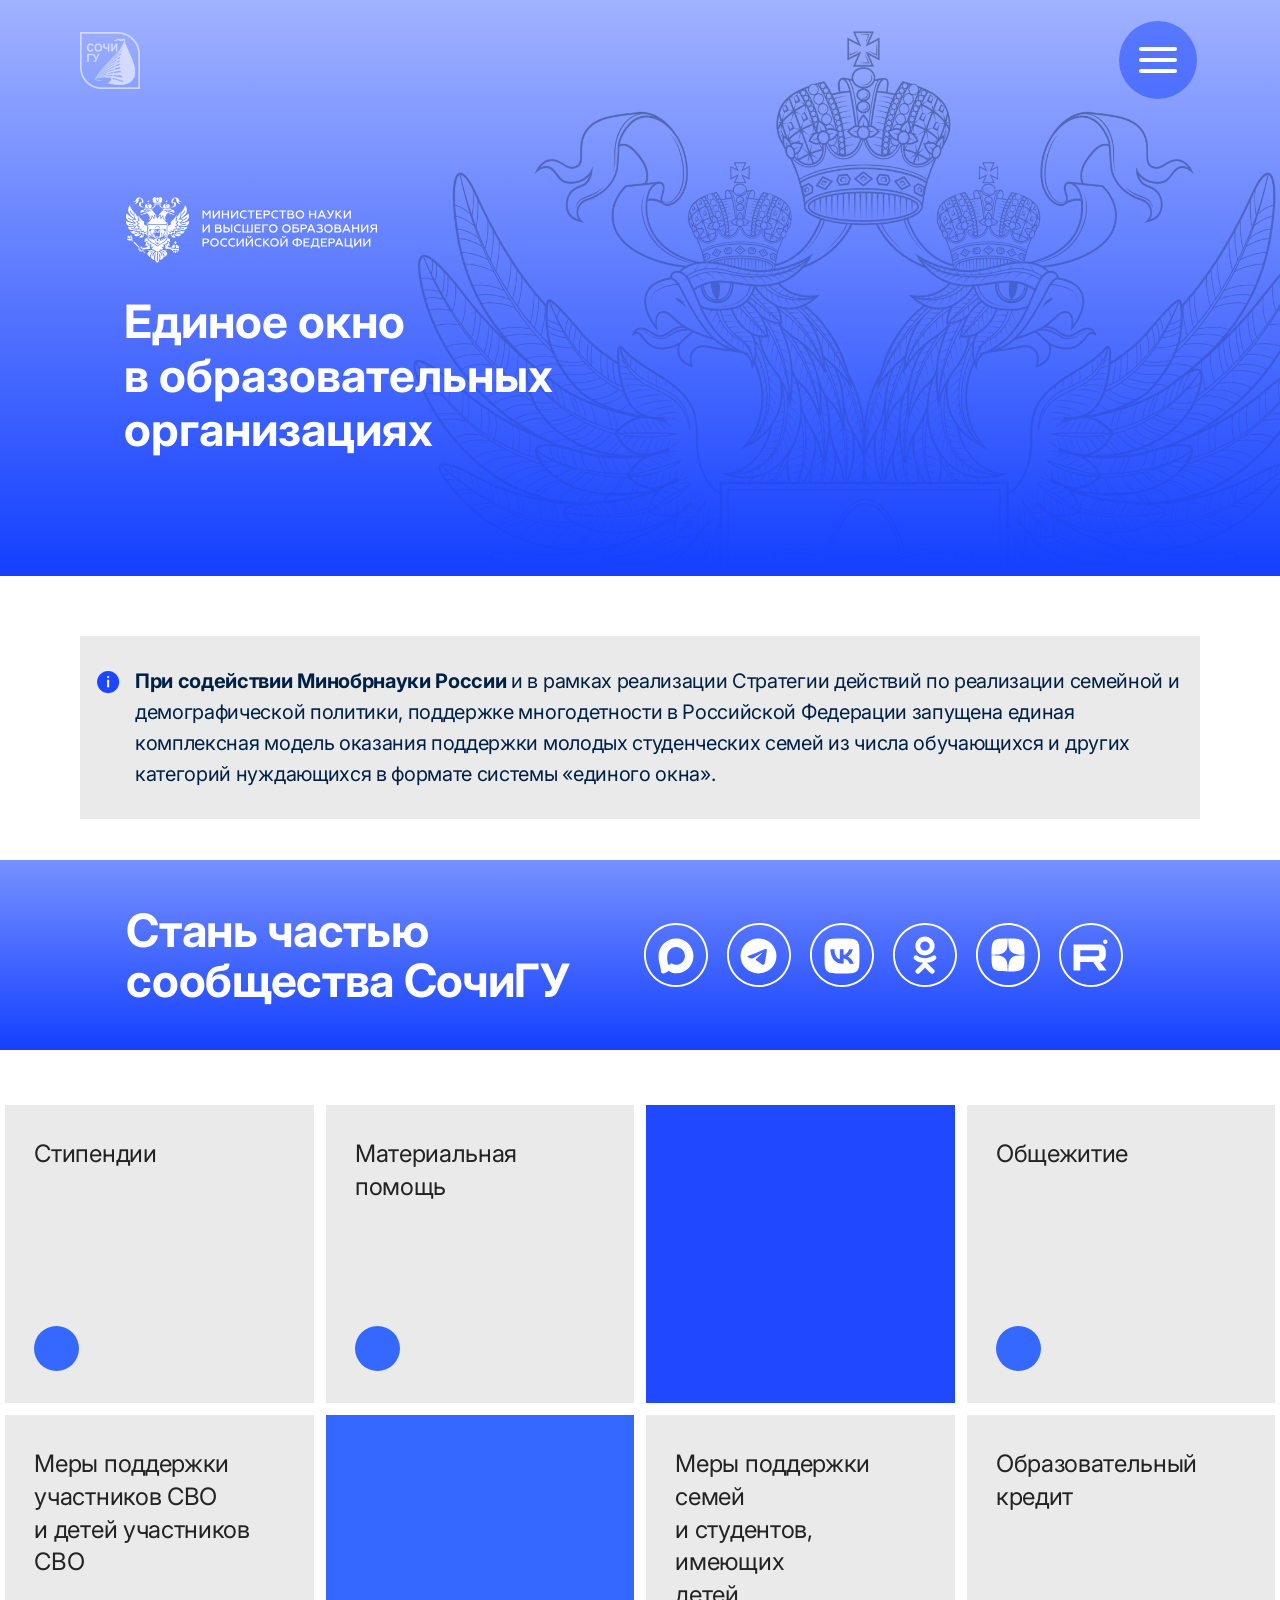
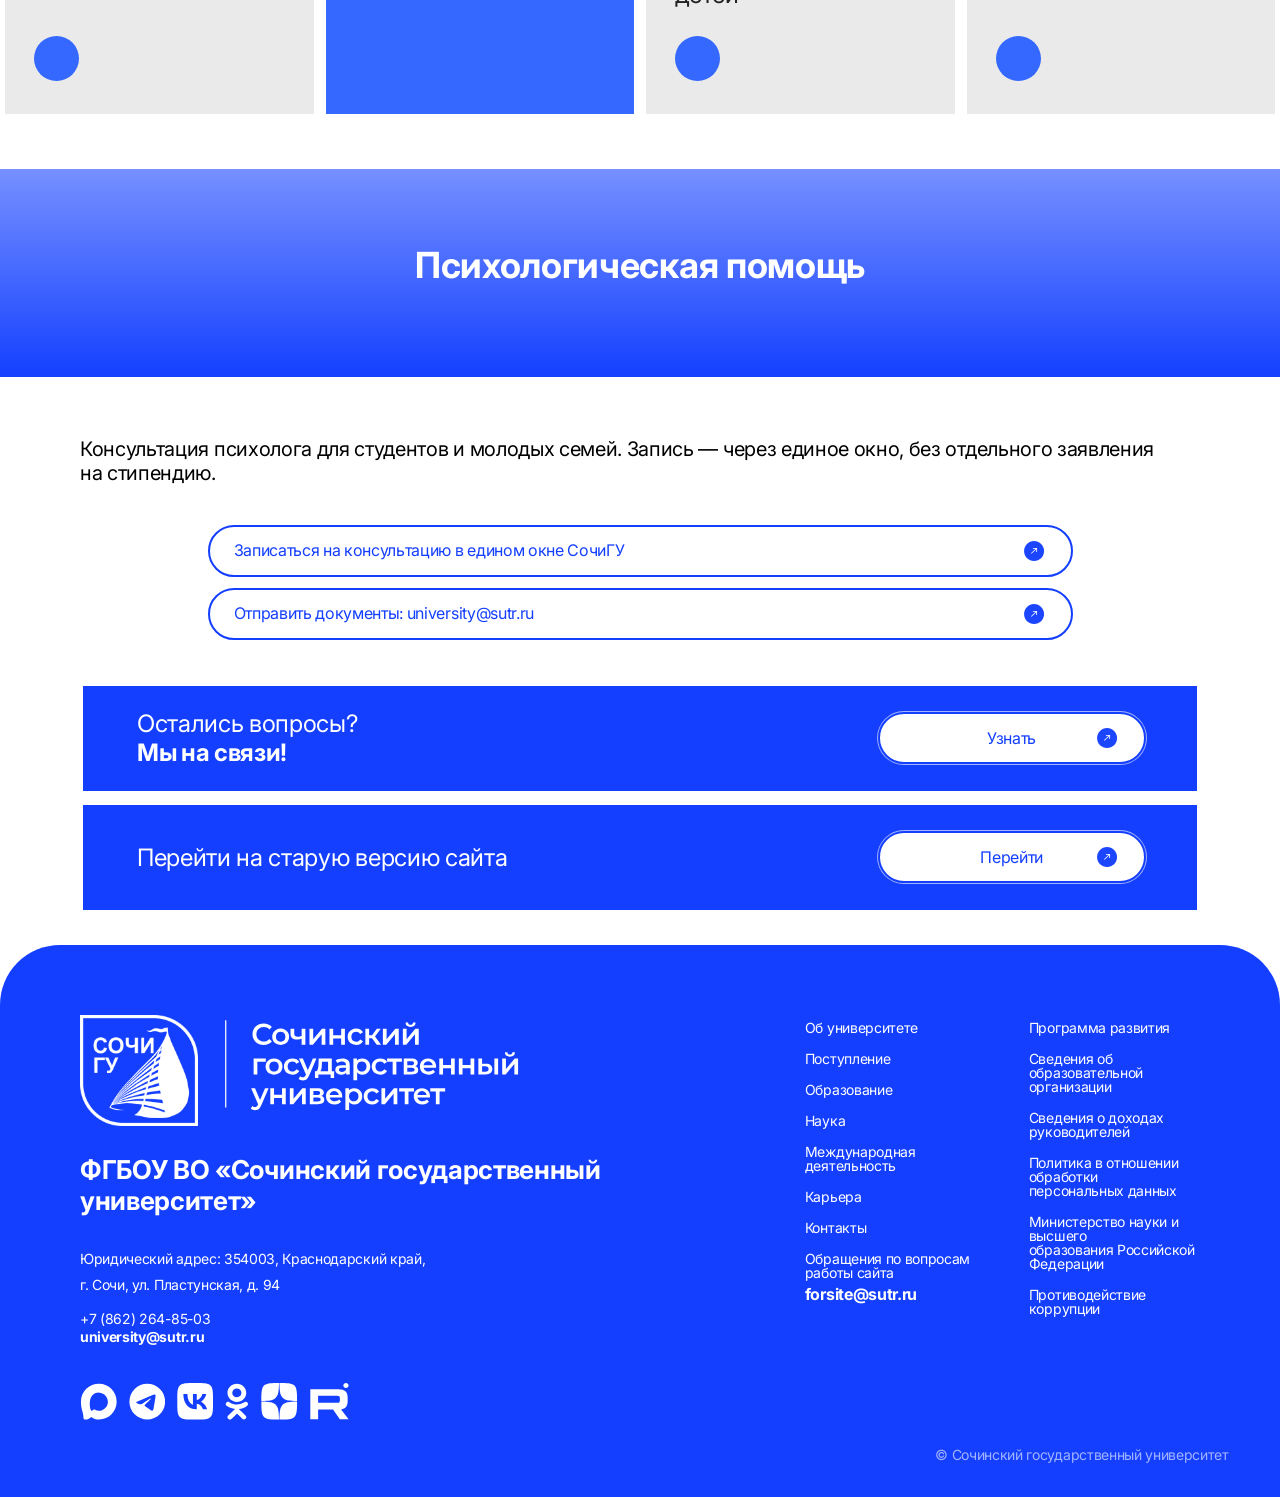
<file: psihologicheskaya-pomoshch.html>
<!DOCTYPE html>
<html lang="ru">
<head>
  <meta charset="UTF-8">
  <meta name="viewport" content="width=device-width, initial-scale=1.0">
  <title>Психологическая помощь — Единое окно — СочиГУ</title>
  <meta name="description" content="Единое окно СочиГУ: стипендии, общежитие, материальная помощь, образовательный кредит и меры поддержки семей.">
  <meta name="theme-color" content="#143fff">
  <link rel="icon" href="assets/window/logo.png">
  <link rel="preconnect" href="https://fonts.googleapis.com">
  <link rel="preconnect" href="https://fonts.gstatic.com" crossorigin>
  <link href="https://fonts.googleapis.com/css2?family=Inter:wght@400;500;700&family=Onest:wght@400;600&display=swap" rel="stylesheet">
  <link rel="stylesheet" href="css/window.css">
  <script>(function(d){d.classList.add("js");try{var c=document.createElement("canvas").getContext("2d"),t="Единое окно СочиГУ";c.font="20px monospace";var m=c.measureText(t).width;c.font="20px -apple-system,BlinkMacSystemFont,monospace";if(c.measureText(t).width===m)d.classList.add("no-sf")}catch(e){}})(document.documentElement)</script>
</head>
<body class="page-section">
  <a class="skip-link" href="#main">Перейти к содержанию</a>
  <button class="burger" type="button" aria-expanded="false" aria-controls="menu" aria-label="Открыть меню"><span class="burger__lines" aria-hidden="true"><i></i><i></i><i></i></span></button>
  <nav class="menu" id="menu" aria-label="Разделы единого окна" aria-hidden="true">
    <ul>
      <li><a href="index.html">Все услуги</a></li>
      <li><a href="stipendii.html">Стипендии</a></li>
      <li><a href="materialnaya-pomoshch.html">Материальная помощь</a></li>
      <li><a href="obschezhitie.html">Общежитие</a></li>
      <li><a href="svo.html">Меры поддержки участников СВО</a></li>
      <li><a href="semyi.html">Меры поддержки семей</a></li>
      <li><a href="obrazovatelnyj-kredit.html">Образовательный кредит</a></li>
      <li><a href="psihologicheskaya-pomoshch.html">Психологическая помощь</a></li>
      <li><a href="yuridicheskaya-pomoshch.html">Юридическая помощь</a></li>
    </ul>
  </nav>
  <header class="hero">
    <div class="wrap">
      <a class="hero__logo" href="index.html" aria-label="СочиГУ — Единое окно"><img src="assets/window/logo.png" width="60" height="57" alt=""></a>
      <img class="hero__eagle" src="assets/window/eagle.webp" width="902" height="1037" alt="" aria-hidden="true">
      <div class="hero__body">
        <img class="hero__ministry" src="assets/window/icons/ministry.svg" width="258" height="74" alt="Министерство науки и высшего образования Российской Федерации">
        <p class="hero__title">Единое окно <br>в образовательных <br>организациях</p>
      </div>
    </div>
  </header>
  <main id="main">
    <div class="notice">
      <p><b>При содействии Минобрнауки России</b> и в рамках реализации Стратегии действий по реализации семейной и демографической политики, поддержке многодетности в Российской Федерации запущена единая комплексная модель оказания поддержки молодых студенческих семей из числа обучающихся и других категорий нуждающихся в формате системы «единого окна».</p>
    </div>
    <section class="community" aria-labelledby="community-title">
      <div class="wrap">
        <h2 id="community-title">Стань частью <br>сообщества СочиГУ</h2>
        <div class="socials"><a href="https://max.ru/id2320051199_biz" target="_blank" rel="noopener" aria-label="MAX"><svg aria-hidden="true" focusable="false" xmlns="http://www.w3.org/2000/svg" viewBox="0 0 68 68"><path d="M34.39 52.9C30.85 52.9 29.21 52.38 26.36 50.31C24.55 52.64 18.84 54.46 18.59 51.34C18.59 49 18.07 47.03 17.49 44.87C16.79 42.21 16 39.25 16 34.96C16 24.71 24.37 17 34.29 17C44.22 17 52 25.09 52 35.05C52.03 44.86 44.15 52.84 34.39 52.9M34.53 25.86C29.7 25.61 25.94 28.97 25.1 34.23C24.42 38.59 25.64 43.9 26.68 44.18C27.17 44.3 28.43 43.28 29.21 42.49C30.51 43.39 32.01 43.93 33.58 44.06C38.58 44.3 42.86 40.47 43.2 35.45C43.39 30.42 39.54 26.15 34.53 25.87L34.53 25.86" fill="currentColor"/><path d="M66 34L65 34C65 51.12 51.12 65 34 65L34 66L34 67C52.23 67 67 52.23 67 34L66 34M34 66L34 65C16.88 65 3 51.12 3 34L2 34L1 34C1 52.23 15.77 67 34 67L34 66M2 34L3 34C3 16.88 16.88 3 34 3L34 2L34 1C15.77 1 1 15.77 1 34L2 34M34 2L34 3C51.12 3 65 16.88 65 34L66 34L67 34C67 15.77 52.23 1 34 1L34 2" fill="currentColor"/></svg></a><a href="https://t.me/sochi_university" target="_blank" rel="noopener" aria-label="Telegram"><svg aria-hidden="true" focusable="false" xmlns="http://www.w3.org/2000/svg" viewBox="0 0 68 68"><path d="M33.5 17C38.41 17 43.11 18.9 46.58 22.27C50.05 25.65 52 30.23 52 35C52 39.77 50.05 44.35 46.58 47.73C43.11 51.1 38.41 53 33.5 53C28.59 53 23.89 51.1 20.42 47.73C16.95 44.35 15 39.77 15 35C15 30.23 16.95 25.65 20.42 22.27C23.89 18.9 28.59 17 33.5 17M41.07 27.84C40.37 27.85 39.3 28.21 34.16 30.29C32.37 31.02 28.77 32.52 23.38 34.81C22.5 35.15 22.04 35.48 22 35.8C21.92 36.43 22.84 36.62 24 36.99C24.94 37.29 26.21 37.64 26.87 37.65C27.47 37.66 28.14 37.42 28.88 36.93C33.92 33.62 36.52 31.95 36.68 31.91C36.8 31.88 36.96 31.85 37.06 31.95C37.17 32.04 37.16 32.22 37.15 32.26C37.06 32.65 32.33 36.83 32.06 37.11C31.02 38.16 29.83 38.8 31.66 39.98C33.24 40.99 34.16 41.64 35.78 42.67C36.82 43.34 37.64 44.12 38.72 44.03C39.21 43.98 39.72 43.53 39.98 42.18C40.59 39 41.8 32.09 42.07 29.24C42.1 28.99 42.07 28.67 42.05 28.53C42.02 28.39 41.97 28.19 41.78 28.05C41.56 27.87 41.22 27.83 41.07 27.84" fill="currentColor"/><path d="M66 34L65 34C65 51.12 51.12 65 34 65L34 66L34 67C52.23 67 67 52.23 67 34L66 34M34 66L34 65C16.88 65 3 51.12 3 34L2 34L1 34C1 52.23 15.77 67 34 67L34 66M2 34L3 34C3 16.88 16.88 3 34 3L34 2L34 1C15.77 1 1 15.77 1 34L2 34M34 2L34 3C51.12 3 65 16.88 65 34L66 34L67 34C67 15.77 52.23 1 34 1L34 2" fill="currentColor"/></svg></a><a href="https://sochi.university/" target="_blank" rel="noopener" aria-label="ВКонтакте"><svg aria-hidden="true" focusable="false" xmlns="http://www.w3.org/2000/svg" viewBox="0 0 68 68"><path d="M18.53 19.53C16 22.06 16 26.13 16 34.28L16 35.72C16 43.87 16 47.94 18.53 50.47C21.06 53 25.13 53 33.28 53L34.72 53C42.87 53 46.94 53 49.47 50.47C52 47.94 52 43.87 52 35.72L52 34.28C52 26.13 52 22.06 49.47 19.53C46.94 17 42.87 17 34.72 17L33.28 17C25.13 17 21.06 17 18.53 19.53M22.08 27.95C22.27 37.31 26.95 42.94 35.16 42.94L35.62 42.94L35.62 37.58C38.64 37.88 40.91 40.09 41.83 42.94L46.09 42.94C44.92 38.68 41.84 36.32 39.92 35.42C41.84 34.31 44.54 31.61 45.19 27.95L41.32 27.95C40.48 30.92 37.99 33.62 35.62 33.88L35.62 27.95L31.75 27.95L31.75 38.33C29.35 37.73 26.32 34.82 26.19 27.95L22.08 27.95" fill="currentColor" fill-rule="evenodd"/><path d="M66 34L65 34C65 51.12 51.12 65 34 65L34 66L34 67C52.23 67 67 52.23 67 34L66 34M34 66L34 65C16.88 65 3 51.12 3 34L2 34L1 34C1 52.23 15.77 67 34 67L34 66M2 34L3 34C3 16.88 16.88 3 34 3L34 2L34 1C15.77 1 1 15.77 1 34L2 34M34 2L34 3C51.12 3 65 16.88 65 34L66 34L67 34C67 15.77 52.23 1 34 1L34 2" fill="currentColor"/></svg></a><a href="https://ok.ru/profile/578044851929" target="_blank" rel="noopener" aria-label="Одноклассники"><svg aria-hidden="true" focusable="false" xmlns="http://www.w3.org/2000/svg" viewBox="0 0 68 68"><path d="M32.07 42.05C29.04 41.74 26.3 41.01 23.96 39.21C23.66 38.99 23.36 38.77 23.1 38.52C22.07 37.55 21.97 36.45 22.78 35.31C23.48 34.33 24.64 34.07 25.85 34.63C26.09 34.74 26.31 34.87 26.53 35.02C30.89 37.96 36.9 38.05 41.28 35.15C41.71 34.83 42.18 34.56 42.72 34.42C43.76 34.16 44.74 34.54 45.3 35.44C45.94 36.46 45.93 37.46 45.14 38.26C43.93 39.48 42.47 40.36 40.85 40.98C39.32 41.56 37.64 41.85 35.98 42.05C36.23 42.32 36.35 42.45 36.51 42.6C38.76 44.82 41.03 47.04 43.27 49.27C44.04 50.03 44.2 50.97 43.78 51.85C43.32 52.82 42.29 53.45 41.27 53.38C40.63 53.34 40.13 53.03 39.69 52.59C37.99 50.91 36.25 49.26 34.59 47.55C34.1 47.05 33.87 47.15 33.44 47.58C31.73 49.31 29.99 51.01 28.24 52.7C27.45 53.46 26.51 53.6 25.6 53.16C24.63 52.7 24.02 51.73 24.07 50.76C24.1 50.1 24.43 49.6 24.89 49.14C27.12 46.96 29.35 44.77 31.57 42.58C31.72 42.43 31.86 42.28 32.07 42.05" fill="currentColor"/><path d="M33.92 34.44C28.51 34.43 24.06 30.02 24.1 24.7C24.13 19.32 28.57 14.99 34.04 15C39.52 15.01 43.92 19.41 43.89 24.85C43.87 30.16 39.39 34.46 33.92 34.44M38.85 24.71C38.84 22.07 36.69 19.97 34 19.97C31.29 19.96 29.13 22.1 29.15 24.77C29.17 27.4 31.33 29.49 34.03 29.48C36.71 29.47 38.85 27.35 38.85 24.71" fill="currentColor"/><path d="M66 34L65 34C65 51.12 51.12 65 34 65L34 66L34 67C52.23 67 67 52.23 67 34L66 34M34 66L34 65C16.88 65 3 51.12 3 34L2 34L1 34C1 52.23 15.77 67 34 67L34 66M2 34L3 34C3 16.88 16.88 3 34 3L34 2L34 1C15.77 1 1 15.77 1 34L2 34M34 2L34 3C51.12 3 65 16.88 65 34L66 34L67 34C67 15.77 52.23 1 34 1L34 2" fill="currentColor"/></svg></a><a href="https://dzen.ru/sochistateuniversity" target="_blank" rel="noopener" aria-label="Дзен"><svg aria-hidden="true" focusable="false" xmlns="http://www.w3.org/2000/svg" viewBox="0 0 68 68"><path d="M37.28 37.28C34.61 40.03 34.41 43.47 34.18 51C41.2 51 46.05 50.98 48.55 48.55C50.98 46.05 51 40.97 51 34.18C43.47 34.42 40.04 34.61 37.28 37.28M17 34.18C17 40.97 17.02 46.05 19.45 48.55C21.95 50.98 26.8 51 33.82 51C33.57 43.47 33.39 40.03 30.72 37.28C27.96 34.61 24.53 34.41 17 34.18M33.82 17C26.81 17 21.95 17.02 19.45 19.45C17.02 21.95 17 27.03 17 33.82C24.53 33.58 27.96 33.39 30.72 30.72C33.39 27.97 33.59 24.53 33.82 17M37.28 30.72C34.61 27.97 34.41 24.53 34.18 17C41.2 17 46.05 17.02 48.55 19.45C50.98 21.95 51 27.03 51 33.82C43.47 33.58 40.04 33.39 37.28 30.72" fill="currentColor"/><path d="M66 34L65 34C65 51.12 51.12 65 34 65L34 66L34 67C52.23 67 67 52.23 67 34L66 34M34 66L34 65C16.88 65 3 51.12 3 34L2 34L1 34C1 52.23 15.77 67 34 67L34 66M2 34L3 34C3 16.88 16.88 3 34 3L34 2L34 1C15.77 1 1 15.77 1 34L2 34M34 2L34 3C51.12 3 65 16.88 65 34L66 34L67 34C67 15.77 52.23 1 34 1L34 2" fill="currentColor"/></svg></a><a href="https://rutube.ru/channel/25548246/" target="_blank" rel="noopener" aria-label="Rutube"><svg aria-hidden="true" focusable="false" xmlns="http://www.w3.org/2000/svg" viewBox="0 0 68 68"><path d="M40.95 23.07L16 23.07L16 50L22.94 50L22.94 41.24L36.25 41.24L42.32 50L50.09 50L43.4 41.2C45.48 40.88 46.98 40.11 47.89 38.9C48.81 37.69 49.26 35.75 49.26 33.16L49.26 31.14C49.26 29.61 49.1 28.4 48.81 27.47C48.51 26.54 48.02 25.73 47.31 25.01C46.56 24.32 45.73 23.84 44.73 23.51C43.73 23.23 42.49 23.07 40.95 23.07M39.82 35.3L22.94 35.3L22.94 29.01L39.82 29.01C40.78 29.01 41.45 29.17 41.78 29.45C42.11 29.73 42.32 30.26 42.32 31.02L42.32 33.28C42.32 34.09 42.11 34.62 41.78 34.9C41.45 35.18 40.78 35.3 39.82 35.3L39.82 35.3" fill="currentColor"/><path d="M48.7 22.61C49.97 22.61 51 21.58 51 20.3C51 19.03 49.97 18 48.7 18C47.42 18 46.39 19.03 46.39 20.3C46.39 21.58 47.42 22.61 48.7 22.61" fill="currentColor"/><path d="M66 34L65 34C65 51.12 51.12 65 34 65L34 66L34 67C52.23 67 67 52.23 67 34L66 34M34 66L34 65C16.88 65 3 51.12 3 34L2 34L1 34C1 52.23 15.77 67 34 67L34 66M2 34L3 34C3 16.88 16.88 3 34 3L34 2L34 1C15.77 1 1 15.77 1 34L2 34M34 2L34 3C51.12 3 65 16.88 65 34L66 34L67 34C67 15.77 52.23 1 34 1L34 2" fill="currentColor"/></svg></a></div>
      </div>
    </section>
    <nav class="services" aria-label="Услуги единого окна">
  <a class="tile" href="stipendii.html">Стипендии<span class="tile__dot" aria-hidden="true"></span></a>
  <a class="tile" href="materialnaya-pomoshch.html">Материальная <br>помощь<span class="tile__dot" aria-hidden="true"></span></a>
  <div class="tile tile--blank" aria-hidden="true"></div>
  <a class="tile" href="obschezhitie.html">Общежитие<span class="tile__dot" aria-hidden="true"></span></a>
  <a class="tile" href="svo.html">Меры поддержки <br>участников СВО <br>и детей участников СВО<span class="tile__dot" aria-hidden="true"></span></a>
  <div class="tile tile--blank tile--soft" aria-hidden="true"></div>
  <a class="tile" href="semyi.html">Меры поддержки семей <br>и студентов, имеющих <br>детей<span class="tile__dot" aria-hidden="true"></span></a>
  <a class="tile" href="obrazovatelnyj-kredit.html">Образовательный <br>кредит<span class="tile__dot" aria-hidden="true"></span></a>
    </nav>

    <h1 class="band"><span>Психологическая помощь</span></h1>
    <section class="sec__body simple" aria-label="Психологическая помощь">
      <p class="lead">Консультация психолога для студентов и молодых семей. Запись — через единое окно, без отдельного заявления на стипендию.</p>
      <div class="pill-list">
        <a class="pill" href="https://sochi.university/contact/" target="_blank" rel="noopener">Записаться на консультацию в едином окне СочиГУ<span class="pill__ico" aria-hidden="true"></span></a>
        <a class="pill" href="mailto:university@sutr.ru">Отправить документы: university@sutr.ru<span class="pill__ico" aria-hidden="true"></span></a>
      </div>
    </section>

    <section class="banners" aria-label="Связь с университетом">
      <div class="banner"><p>Остались вопросы? <br><strong>Мы на связи!</strong></p><a class="banner__btn" href="https://sochi.university/contact/" target="_blank" rel="noopener">Узнать</a></div>
      <div class="banner"><p>Перейти на старую версию сайта</p><a class="banner__btn" href="https://sutr.ru/" target="_blank" rel="noopener">Перейти</a></div>
    </section>
  </main>
  <footer class="footer">
    <div class="wrap">
      <div>
        <a class="footer__brand" href="https://sochi.university/" target="_blank" rel="noopener" aria-label="Сочинский государственный университет">
          <img class="footer__mark" src="assets/window/logo.png" width="118" height="112" alt="">
          <img class="footer__wordmark" src="assets/window/icons/wordmark.svg" width="367" height="121" alt="">
        </a>
        <p class="footer__legal">ФГБОУ ВО «Сочинский государственный университет»</p>
        <p class="footer__addr">Юридический адрес: 354003, Краснодарский край, <br>г. Сочи, ул. Пластунская, д. 94</p>
        <p class="footer__contacts"><a href="tel:+78622648503">+7 (862) 264-85-03</a> <br><a href="mailto:university@sutr.ru">university@sutr.ru</a></p>
        <div class="footer__socials"><a href="https://max.ru/id2320051199_biz" target="_blank" rel="noopener" aria-label="MAX"><svg aria-hidden="true" focusable="false" xmlns="http://www.w3.org/2000/svg" viewBox="0 0 39.6 43"><path d="M20.62 40.27C16.85 40.27 15.1 39.71 12.05 37.5C10.13 39.99 4.03 41.93 3.76 38.61C3.76 36.11 3.21 34 2.59 31.7C1.84 28.86 1 25.7 1 21.12C1 10.19 9.93 1.96 20.52 1.96C31.11 1.96 39.41 10.6 39.41 21.23C39.45 31.69 31.04 40.21 20.62 40.27M20.77 11.42C15.62 11.15 11.6 14.73 10.71 20.35C9.98 25 11.28 30.67 12.39 30.96C12.92 31.09 14.26 30 15.1 29.17C16.48 30.12 18.08 30.7 19.76 30.83C25.1 31.09 29.66 27.01 30.02 21.65C30.23 16.28 26.12 11.73 20.77 11.42L20.77 11.42" fill="currentColor"/></svg></a><a href="https://t.me/sochi_university" target="_blank" rel="noopener" aria-label="Telegram"><svg aria-hidden="true" focusable="false" xmlns="http://www.w3.org/2000/svg" viewBox="0 0 39 43"><path d="M19.63 1.95C24.73 1.95 29.62 3.98 33.21 7.58C36.81 11.18 38.84 16.07 38.84 21.16C38.84 26.25 36.81 31.14 33.21 34.74C29.62 38.34 24.73 40.36 19.63 40.36C14.54 40.36 9.65 38.34 6.06 34.74C2.46 31.14 0.43 26.25 0.43 21.16C0.43 16.07 2.45 11.18 6.06 7.58C9.65 3.98 14.54 1.95 19.63 1.95M27.49 13.51C26.77 13.53 25.66 13.91 20.33 16.13C18.46 16.91 14.73 18.51 9.13 20.95C8.22 21.32 7.74 21.67 7.7 22.02C7.61 22.68 8.57 22.89 9.77 23.28C10.75 23.6 12.07 23.97 12.76 23.98C13.38 24 14.07 23.74 14.84 23.21C20.07 19.68 22.77 17.9 22.94 17.86C23.06 17.83 23.23 17.8 23.34 17.9C23.45 18 23.44 18.19 23.43 18.24C23.33 18.64 18.42 23.11 18.14 23.41C17.06 24.53 15.83 25.22 17.72 26.47C19.36 27.55 20.32 28.24 22.01 29.34C23.09 30.05 23.93 30.89 25.05 30.79C25.56 30.74 26.1 30.26 26.36 28.82C27 25.42 28.25 18.05 28.54 15.01C28.57 14.75 28.53 14.41 28.51 14.26C28.48 14.11 28.43 13.89 28.24 13.74C28 13.55 27.65 13.51 27.49 13.51" fill="currentColor"/></svg></a><a href="https://sochi.university/" target="_blank" rel="noopener" aria-label="ВКонтакте"><svg aria-hidden="true" focusable="false" xmlns="http://www.w3.org/2000/svg" viewBox="0 0 39 43"><path d="M3.03 3.77C0.33 6.53 0.33 10.99 0.33 19.9L0.33 21.47C0.33 30.38 0.33 34.84 3.03 37.6C5.73 40.37 10.08 40.37 18.77 40.37L20.31 40.37C29 40.37 33.34 40.37 36.04 37.6C38.74 34.84 38.74 30.38 38.74 21.47L38.74 19.9C38.74 10.99 38.74 6.53 36.04 3.77C33.34 1 29 1 20.31 1L18.77 1C10.08 1 5.73 1 3.03 3.77M6.81 12.98C7.02 23.21 12.02 29.36 20.77 29.36L21.27 29.36L21.27 23.51C24.48 23.83 26.92 26.25 27.89 29.36L32.44 29.36C31.19 24.7 27.91 22.13 25.86 21.14C27.91 19.93 30.79 16.98 31.48 12.98L27.35 12.98C26.45 16.22 23.79 19.18 21.27 19.45L21.27 12.98L17.14 12.98L17.14 24.33C14.58 23.67 11.34 20.49 11.2 12.98L6.81 12.98" fill="currentColor" fill-rule="evenodd"/></svg></a><a href="https://ok.ru/profile/578044851929" target="_blank" rel="noopener" aria-label="Одноклассники"><svg aria-hidden="true" focusable="false" xmlns="http://www.w3.org/2000/svg" viewBox="0 0 25.5 43"><path d="M10.79 29.01C7.69 28.7 4.9 27.97 2.51 26.17C2.21 25.95 1.9 25.73 1.63 25.48C0.59 24.51 0.48 23.41 1.31 22.27C2.02 21.29 3.21 21.03 4.44 21.59C4.68 21.7 4.91 21.83 5.13 21.98C9.59 24.92 15.71 25 20.19 22.11C20.63 21.79 21.11 21.52 21.66 21.38C22.73 21.12 23.72 21.5 24.29 22.39C24.95 23.42 24.94 24.42 24.13 25.22C22.9 26.44 21.41 27.32 19.75 27.94C18.19 28.52 16.48 28.81 14.78 29.01C15.04 29.27 15.16 29.41 15.32 29.56C17.62 31.78 19.93 34 22.23 36.22C23.01 36.98 23.17 37.93 22.74 38.81C22.27 39.77 21.22 40.41 20.18 40.34C19.53 40.3 19.02 39.99 18.57 39.55C16.83 37.87 15.06 36.22 13.36 34.51C12.86 34.01 12.62 34.1 12.19 34.54C10.44 36.26 8.66 37.97 6.88 39.66C6.07 40.42 5.12 40.56 4.19 40.12C3.2 39.66 2.57 38.69 2.62 37.72C2.65 37.06 2.99 36.55 3.46 36.1C5.74 33.92 8.01 31.72 10.28 29.54C10.43 29.39 10.57 29.24 10.79 29.01" fill="currentColor"/><path d="M12.67 21.41C7.14 21.39 2.61 16.98 2.64 11.66C2.67 6.28 7.21 1.95 12.79 1.96C18.39 1.98 22.88 6.38 22.85 11.81C22.82 17.12 18.26 21.42 12.67 21.41M17.7 11.68C17.69 9.03 15.5 6.93 12.75 6.93C9.99 6.93 7.78 9.07 7.8 11.73C7.82 14.37 10.03 16.45 12.78 16.44C15.52 16.43 17.71 14.32 17.7 11.68" fill="currentColor"/></svg></a><a href="https://dzen.ru/sochistateuniversity" target="_blank" rel="noopener" aria-label="Дзен"><svg aria-hidden="true" focusable="false" xmlns="http://www.w3.org/2000/svg" viewBox="0 0 39.2 43"><path d="M23.3 24.48C20.28 27.67 20.06 31.65 19.8 40.37C27.73 40.37 33.2 40.34 36.03 37.53C38.77 34.63 38.8 28.76 38.8 20.9C30.29 21.18 26.41 21.39 23.3 24.48M0.39 20.9C0.39 28.76 0.41 34.63 3.16 37.53C5.98 40.34 11.46 40.37 19.39 40.37C19.11 31.65 18.91 27.67 15.89 24.48C12.78 21.39 8.89 21.16 0.39 20.9M19.39 1C11.47 1 5.98 1.03 3.16 3.84C0.41 6.74 0.39 12.61 0.39 20.47C8.89 20.19 12.78 19.98 15.89 16.89C18.91 13.7 19.13 9.72 19.39 1M23.3 16.89C20.28 13.7 20.06 9.72 19.8 1C27.73 1 33.2 1.03 36.03 3.84C38.77 6.74 38.8 12.61 38.8 20.47C30.29 20.19 26.41 19.98 23.3 16.89" fill="currentColor"/></svg></a><a href="https://rutube.ru/channel/25548246/" target="_blank" rel="noopener" aria-label="Rutube"><svg aria-hidden="true" focusable="false" xmlns="http://www.w3.org/2000/svg" viewBox="0 0 42 43"><path d="M30.45 7.73L0.34 7.73L0.34 40.05L8.72 40.05L8.72 29.53L24.78 29.53L32.11 40.05L41.5 40.05L33.42 29.49C35.93 29.1 37.73 28.18 38.84 26.72C39.94 25.27 40.49 22.94 40.49 19.84L40.49 17.42C40.49 15.58 40.29 14.12 39.94 13.01C39.59 11.89 38.99 10.92 38.13 10.05C37.23 9.23 36.23 8.65 35.02 8.26C33.82 7.92 32.31 7.73 30.45 7.73M29.1 22.41L8.72 22.41L8.72 14.85L29.1 14.85C30.25 14.85 31.06 15.04 31.46 15.38C31.86 15.72 32.11 16.35 32.11 17.27L32.11 19.99C32.11 20.96 31.86 21.59 31.46 21.93C31.06 22.26 30.25 22.41 29.1 22.41L29.1 22.41" fill="currentColor"/><path d="M38.65 6.53C40.19 6.53 41.44 5.29 41.44 3.77C41.44 2.24 40.19 1 38.65 1C37.12 1 35.87 2.24 35.87 3.77C35.87 5.29 37.12 6.53 38.65 6.53" fill="currentColor"/></svg></a></div>
      </div>
      <nav class="footer__col" aria-label="Разделы сайта">
        <a href="https://sochi.university/about/" target="_blank" rel="noopener">Об университете</a>
        <a href="https://sochi.university/admission/" target="_blank" rel="noopener">Поступление</a>
        <a href="https://sochi.university/education/" target="_blank" rel="noopener">Образование</a>
        <a href="https://sochi.university/science/" target="_blank" rel="noopener">Наука</a>
        <a href="https://sochi.university/international/" target="_blank" rel="noopener">Международная <br>деятельность</a>
        <a href="https://sochi.university/career/" target="_blank" rel="noopener">Карьера</a>
        <a href="https://sochi.university/contact/" target="_blank" rel="noopener">Контакты</a>
        <a href="https://sochi.university/contact/appeals/" target="_blank" rel="noopener">Обращения по вопросам <br>работы сайта</a>
        <a class="footer__mail" href="mailto:forsite@sutr.ru">forsite@sutr.ru</a>
      </nav>
      <nav class="footer__col" aria-label="Сведения об университете">
        <a href="https://sochi.university/about/" target="_blank" rel="noopener">Программа развития</a>
        <a href="https://sochi.university/sveden/" target="_blank" rel="noopener">Сведения об образовательной <br>организации</a>
        <a href="https://sochi.university/sveden/" target="_blank" rel="noopener">Сведения о доходах <br>руководителей</a>
        <a href="https://sochi.university/" target="_blank" rel="noopener">Политика в отношении <br>обработки <br>персональных данных</a>
        <a href="https://minobrnauki.gov.ru/" target="_blank" rel="noopener">Министерство науки и высшего <br>образования Российской <br>Федерации</a>
        <a href="https://sochi.university/about/" target="_blank" rel="noopener">Противодействие <br>коррупции</a>
      </nav>
      <p class="footer__copy">© Сочинский государственный университет</p>
    </div>
  </footer>
  <script src="js/window.js"></script>
</body>
</html>
</file>
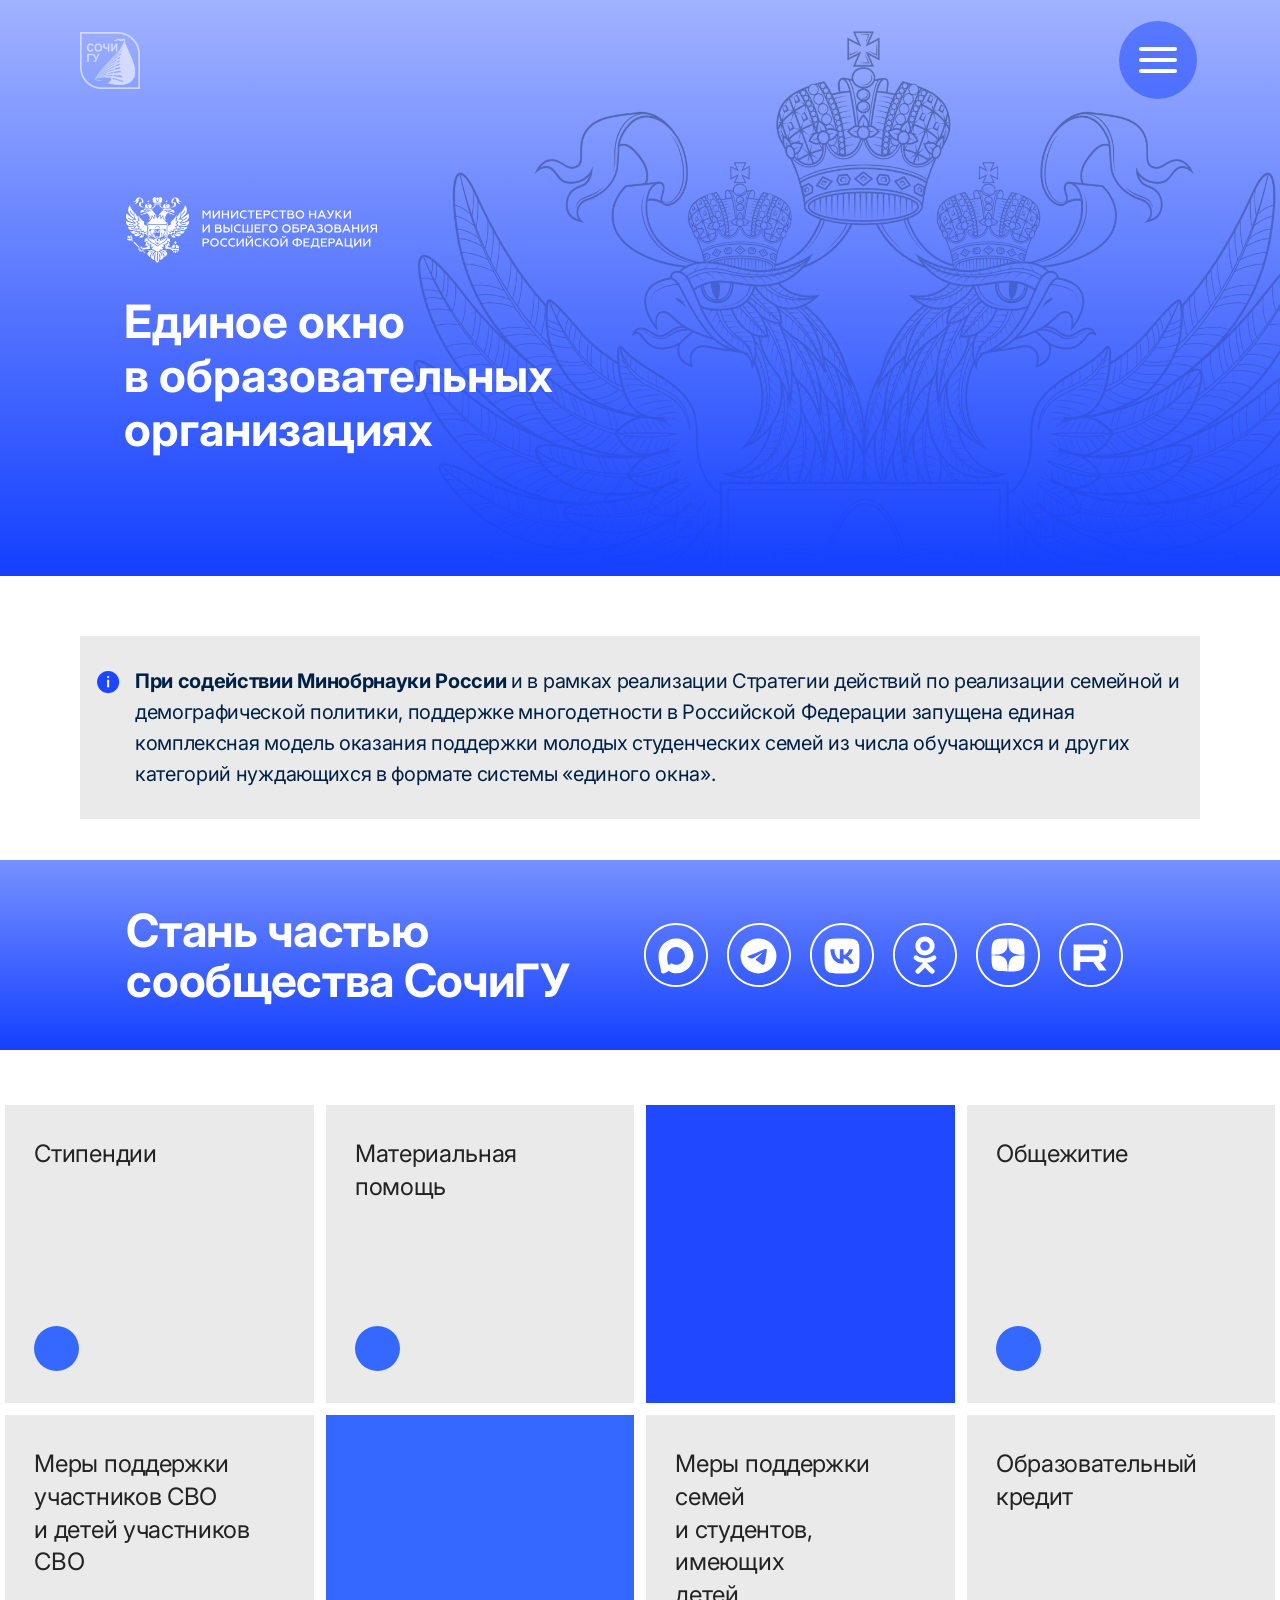
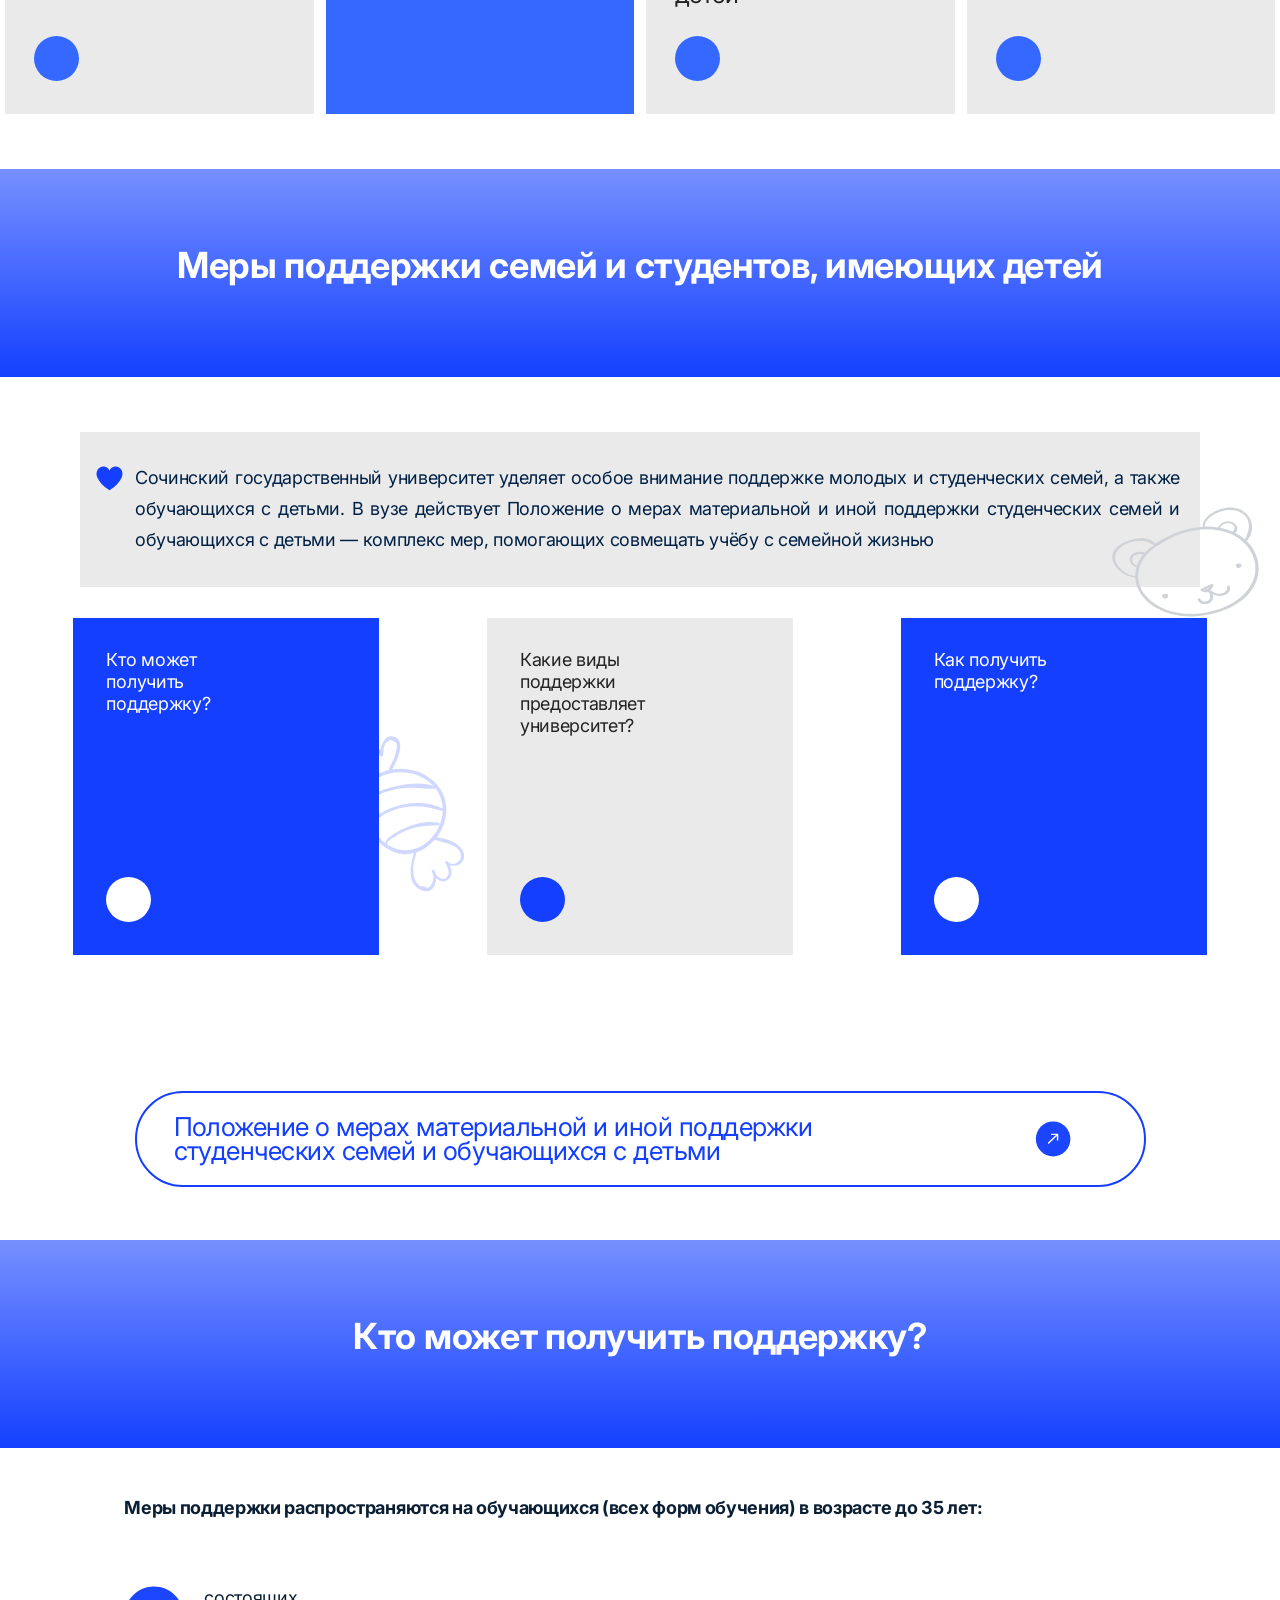
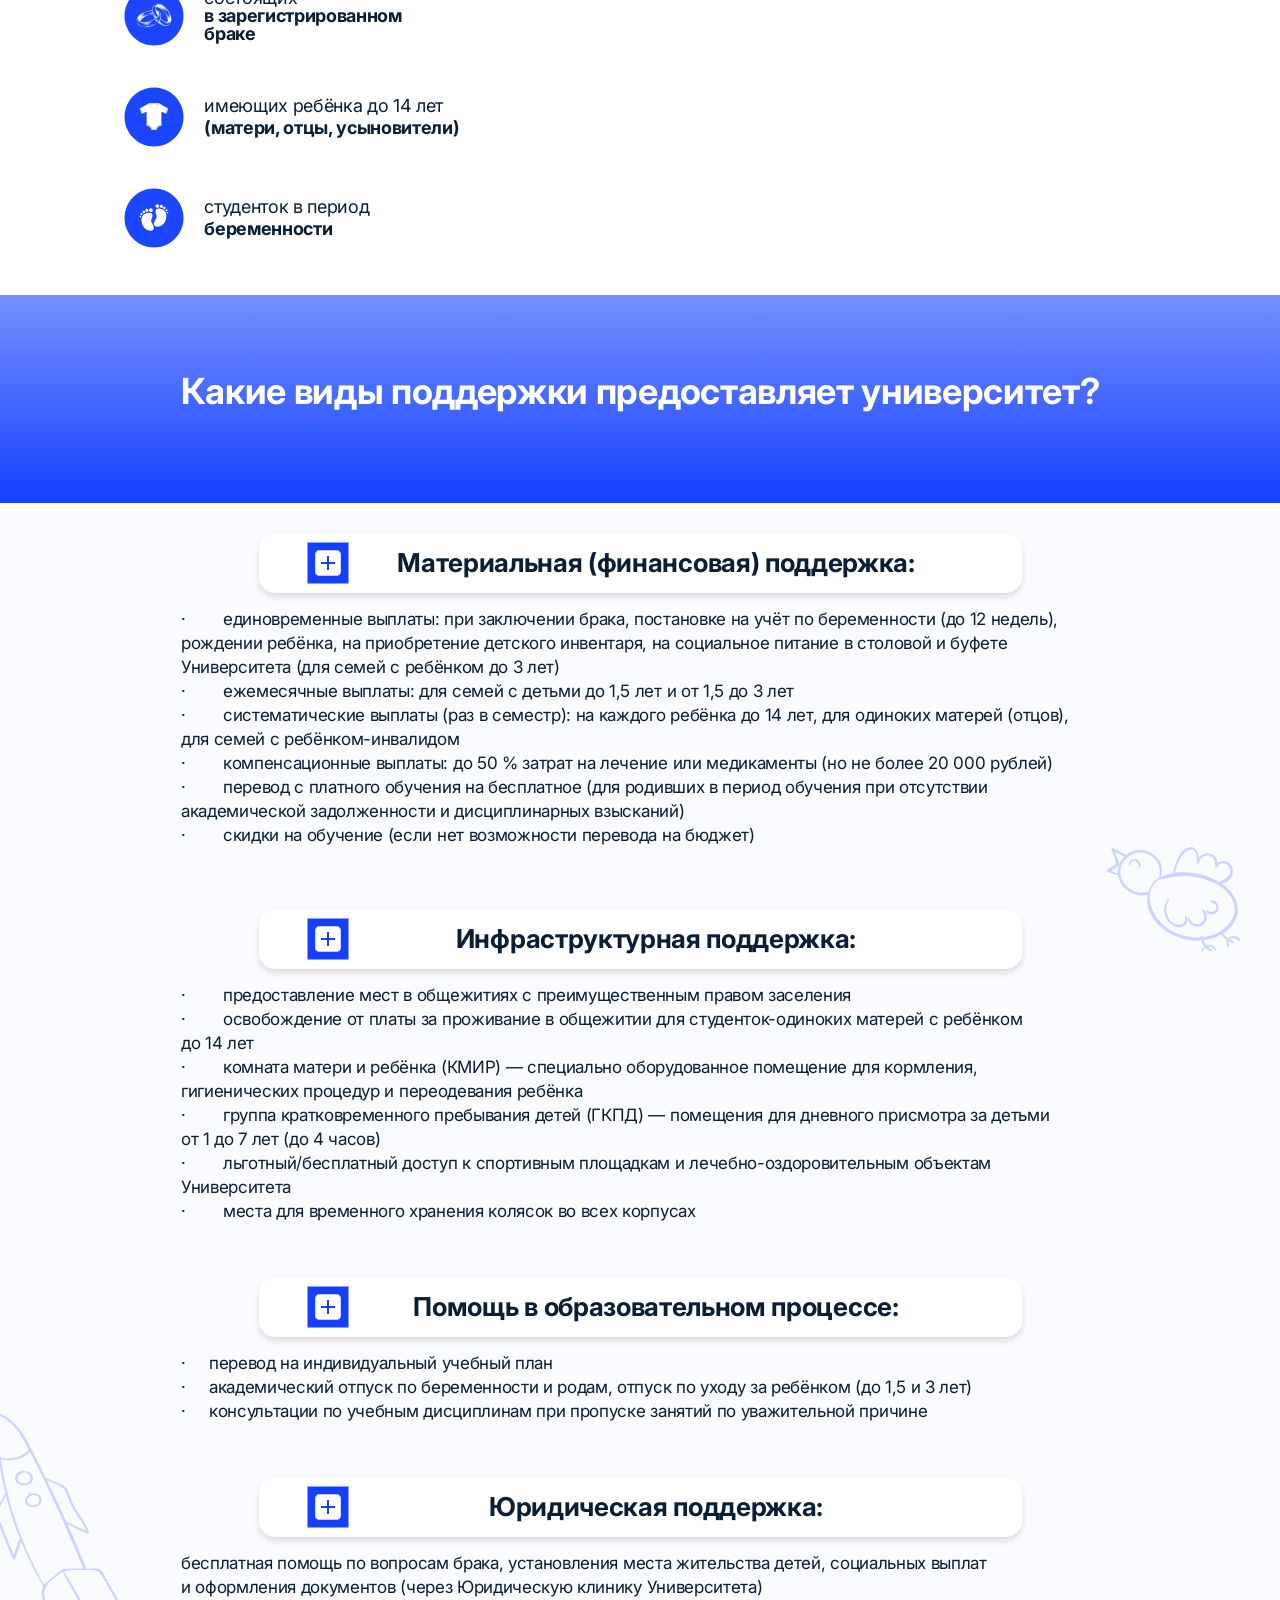
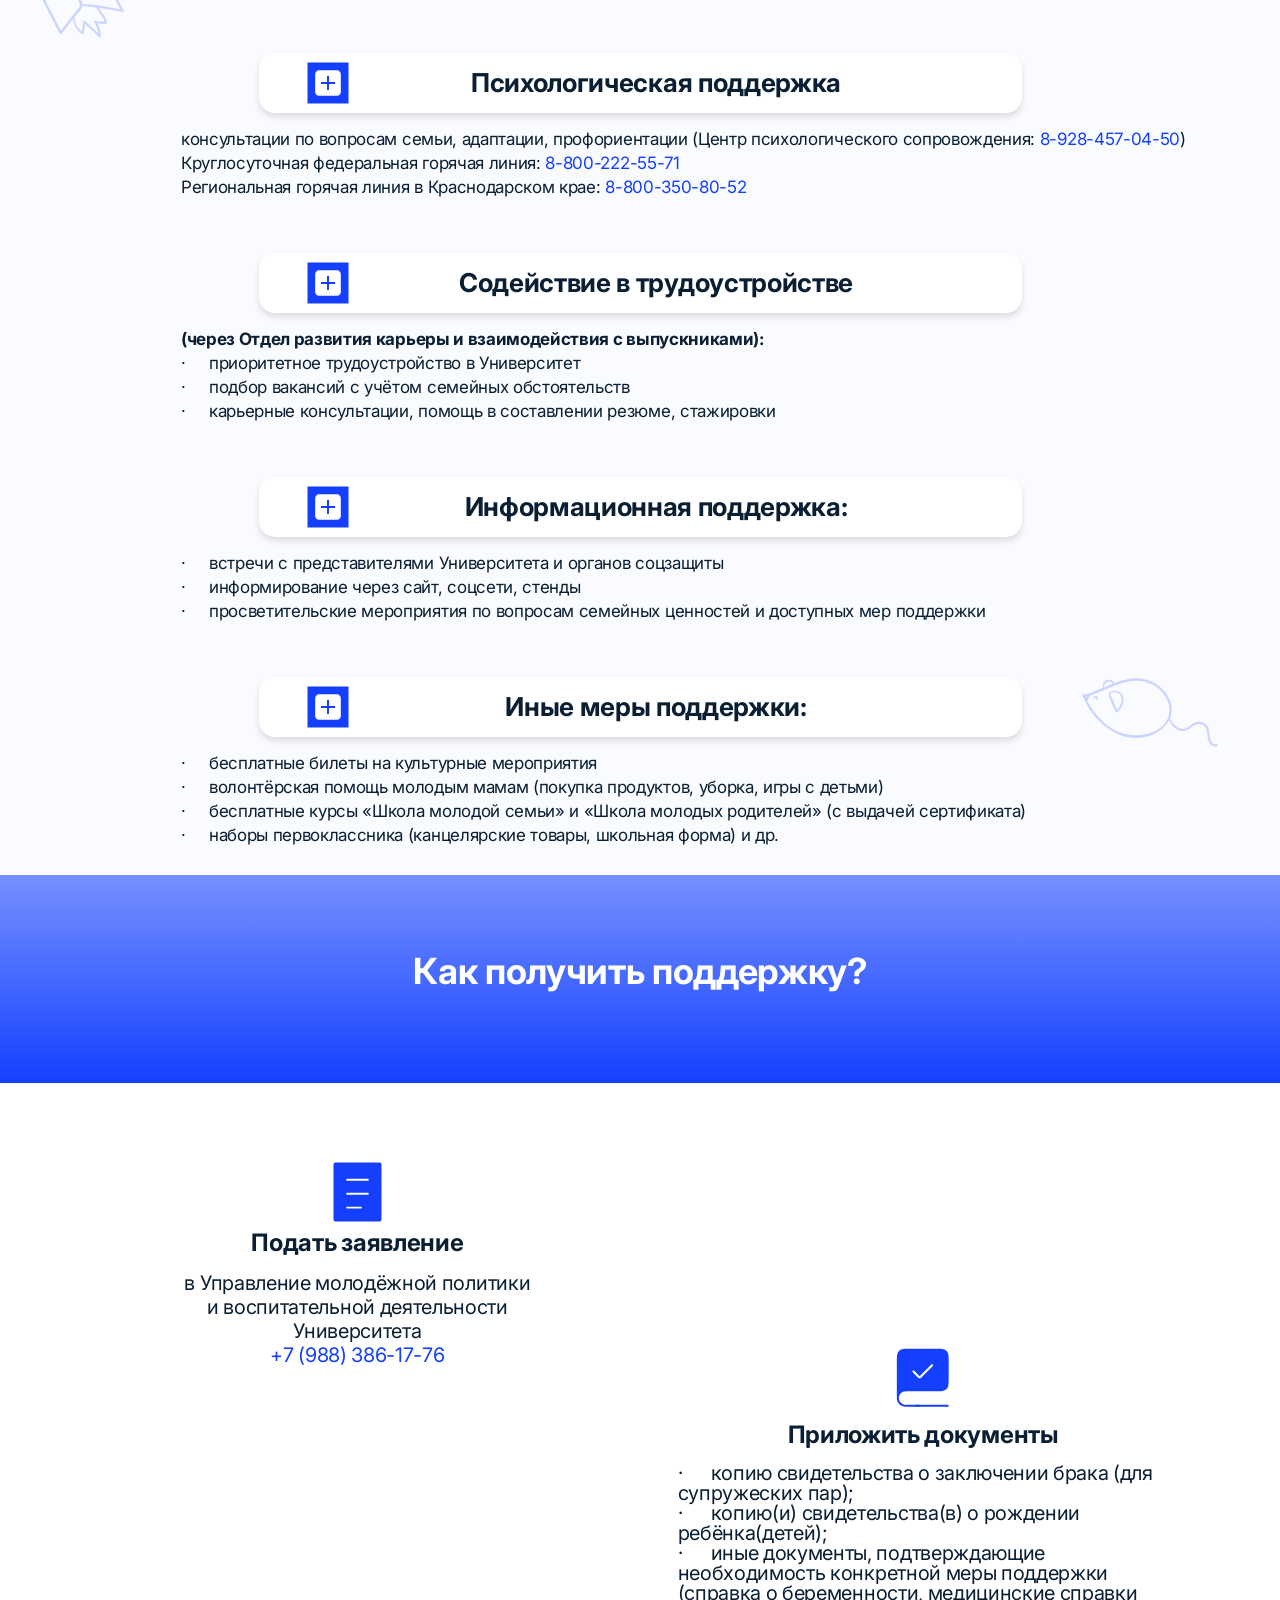
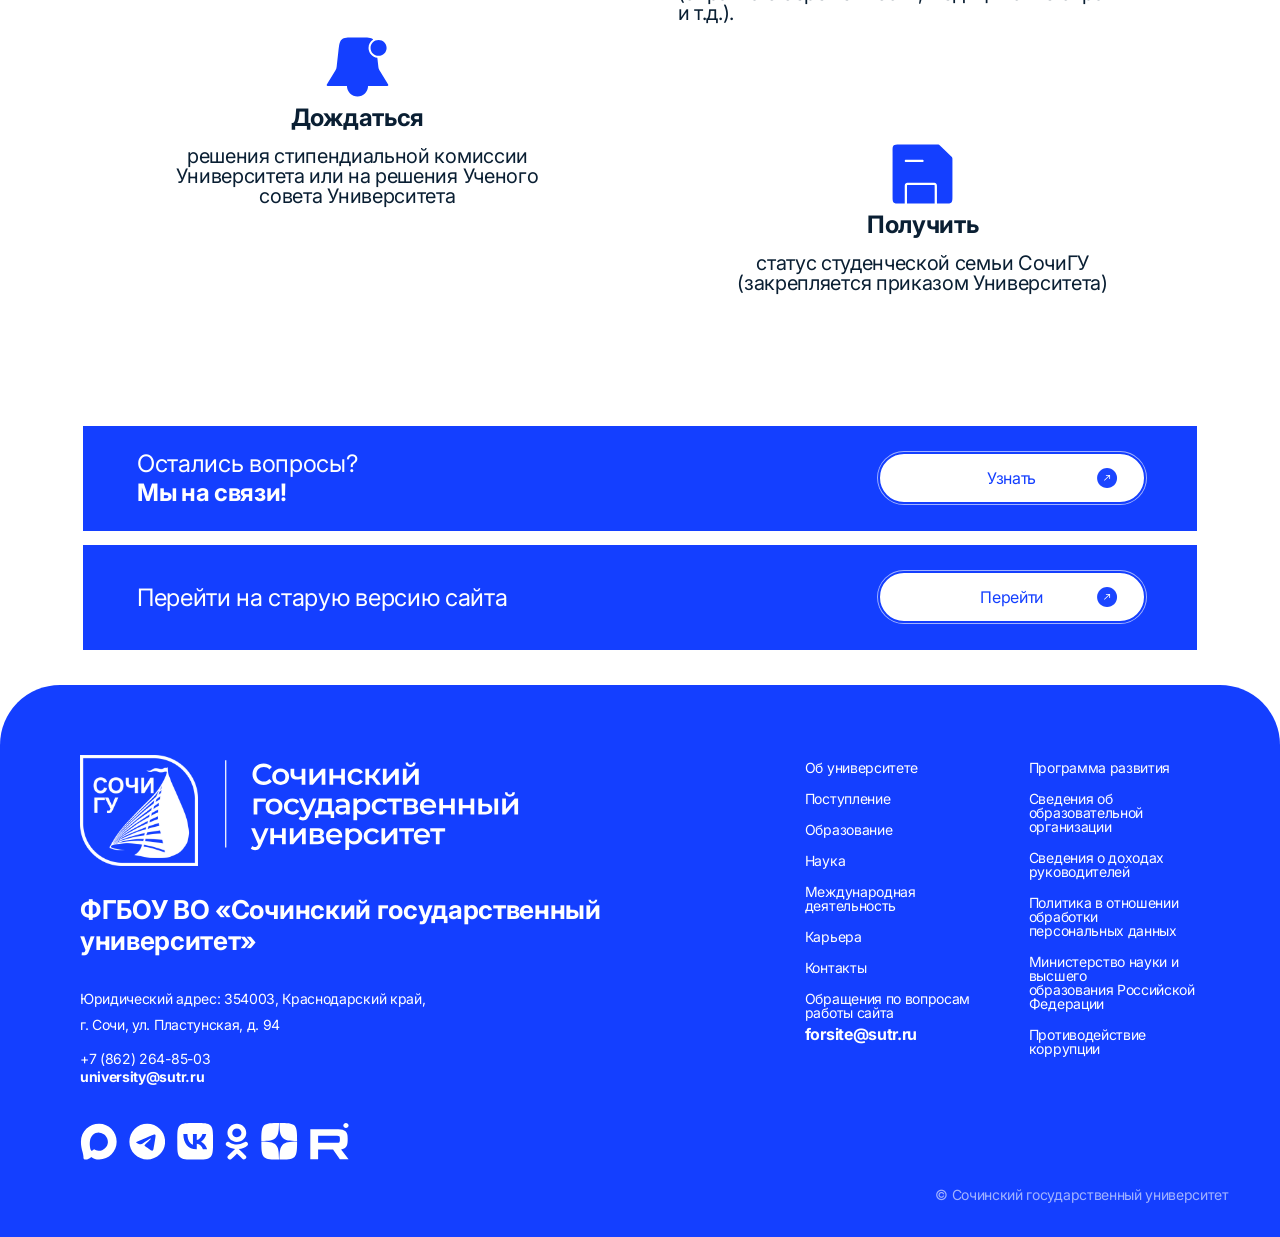
<file: semyi.html>
<!DOCTYPE html>
<html lang="ru">
<head>
  <meta charset="UTF-8">
  <meta name="viewport" content="width=device-width, initial-scale=1.0">
  <title>Меры поддержки семей — Единое окно — СочиГУ</title>
  <meta name="description" content="Меры поддержки семей и студентов с детьми в СочиГУ: кто может получить, виды поддержки, порядок оформления.">
  <meta name="theme-color" content="#143fff">
  <link rel="icon" href="assets/window/logo.png">
  <link rel="preconnect" href="https://fonts.googleapis.com">
  <link rel="preconnect" href="https://fonts.gstatic.com" crossorigin>
  <link href="https://fonts.googleapis.com/css2?family=Inter:wght@400;500;700&family=Onest:wght@400;600&display=swap" rel="stylesheet">
  <link rel="stylesheet" href="css/window.css">
  <script>(function(d){d.classList.add("js");try{var c=document.createElement("canvas").getContext("2d"),t="Единое окно СочиГУ";c.font="20px monospace";var m=c.measureText(t).width;c.font="20px -apple-system,BlinkMacSystemFont,monospace";if(c.measureText(t).width===m)d.classList.add("no-sf")}catch(e){}})(document.documentElement)</script>
</head>
<body class="page-section page-fam">
  <a class="skip-link" href="#main">Перейти к содержанию</a>
  <button class="burger" type="button" aria-expanded="false" aria-controls="menu" aria-label="Открыть меню"><span class="burger__lines" aria-hidden="true"><i></i><i></i><i></i></span></button>
  <nav class="menu" id="menu" aria-label="Разделы единого окна" aria-hidden="true">
    <ul>
      <li><a href="index.html">Все услуги</a></li>
      <li><a href="stipendii.html">Стипендии</a></li>
      <li><a href="materialnaya-pomoshch.html">Материальная помощь</a></li>
      <li><a href="obschezhitie.html">Общежитие</a></li>
      <li><a href="svo.html">Меры поддержки участников СВО</a></li>
      <li><a href="semyi.html">Меры поддержки семей</a></li>
      <li><a href="obrazovatelnyj-kredit.html">Образовательный кредит</a></li>
      <li><a href="psihologicheskaya-pomoshch.html">Психологическая помощь</a></li>
      <li><a href="yuridicheskaya-pomoshch.html">Юридическая помощь</a></li>
    </ul>
  </nav>
  <header class="hero">
    <div class="wrap">
      <a class="hero__logo" href="index.html" aria-label="СочиГУ — Единое окно"><img src="assets/window/logo.png" width="60" height="57" alt=""></a>
      <img class="hero__eagle" src="assets/window/eagle.webp" width="902" height="1037" alt="" aria-hidden="true">
      <div class="hero__body">
        <img class="hero__ministry" src="assets/window/icons/ministry.svg" width="258" height="74" alt="Министерство науки и высшего образования Российской Федерации">
        <p class="hero__title">Единое окно <br>в образовательных <br>организациях</p>
      </div>
    </div>
  </header>
  <main id="main">
    <div class="notice">
      <p><b>При содействии Минобрнауки России</b> и в рамках реализации Стратегии действий по реализации семейной и демографической политики, поддержке многодетности в Российской Федерации запущена единая комплексная модель оказания поддержки молодых студенческих семей из числа обучающихся и других категорий нуждающихся в формате системы «единого окна».</p>
    </div>
    <section class="community" aria-labelledby="community-title">
      <div class="wrap">
        <h2 id="community-title">Стань частью <br>сообщества СочиГУ</h2>
        <div class="socials"><a href="https://max.ru/id2320051199_biz" target="_blank" rel="noopener" aria-label="MAX"><svg aria-hidden="true" focusable="false" xmlns="http://www.w3.org/2000/svg" viewBox="0 0 68 68"><path d="M34.39 52.9C30.85 52.9 29.21 52.38 26.36 50.31C24.55 52.64 18.84 54.46 18.59 51.34C18.59 49 18.07 47.03 17.49 44.87C16.79 42.21 16 39.25 16 34.96C16 24.71 24.37 17 34.29 17C44.22 17 52 25.09 52 35.05C52.03 44.86 44.15 52.84 34.39 52.9M34.53 25.86C29.7 25.61 25.94 28.97 25.1 34.23C24.42 38.59 25.64 43.9 26.68 44.18C27.17 44.3 28.43 43.28 29.21 42.49C30.51 43.39 32.01 43.93 33.58 44.06C38.58 44.3 42.86 40.47 43.2 35.45C43.39 30.42 39.54 26.15 34.53 25.87L34.53 25.86" fill="currentColor"/><path d="M66 34L65 34C65 51.12 51.12 65 34 65L34 66L34 67C52.23 67 67 52.23 67 34L66 34M34 66L34 65C16.88 65 3 51.12 3 34L2 34L1 34C1 52.23 15.77 67 34 67L34 66M2 34L3 34C3 16.88 16.88 3 34 3L34 2L34 1C15.77 1 1 15.77 1 34L2 34M34 2L34 3C51.12 3 65 16.88 65 34L66 34L67 34C67 15.77 52.23 1 34 1L34 2" fill="currentColor"/></svg></a><a href="https://t.me/sochi_university" target="_blank" rel="noopener" aria-label="Telegram"><svg aria-hidden="true" focusable="false" xmlns="http://www.w3.org/2000/svg" viewBox="0 0 68 68"><path d="M33.5 17C38.41 17 43.11 18.9 46.58 22.27C50.05 25.65 52 30.23 52 35C52 39.77 50.05 44.35 46.58 47.73C43.11 51.1 38.41 53 33.5 53C28.59 53 23.89 51.1 20.42 47.73C16.95 44.35 15 39.77 15 35C15 30.23 16.95 25.65 20.42 22.27C23.89 18.9 28.59 17 33.5 17M41.07 27.84C40.37 27.85 39.3 28.21 34.16 30.29C32.37 31.02 28.77 32.52 23.38 34.81C22.5 35.15 22.04 35.48 22 35.8C21.92 36.43 22.84 36.62 24 36.99C24.94 37.29 26.21 37.64 26.87 37.65C27.47 37.66 28.14 37.42 28.88 36.93C33.92 33.62 36.52 31.95 36.68 31.91C36.8 31.88 36.96 31.85 37.06 31.95C37.17 32.04 37.16 32.22 37.15 32.26C37.06 32.65 32.33 36.83 32.06 37.11C31.02 38.16 29.83 38.8 31.66 39.98C33.24 40.99 34.16 41.64 35.78 42.67C36.82 43.34 37.64 44.12 38.72 44.03C39.21 43.98 39.72 43.53 39.98 42.18C40.59 39 41.8 32.09 42.07 29.24C42.1 28.99 42.07 28.67 42.05 28.53C42.02 28.39 41.97 28.19 41.78 28.05C41.56 27.87 41.22 27.83 41.07 27.84" fill="currentColor"/><path d="M66 34L65 34C65 51.12 51.12 65 34 65L34 66L34 67C52.23 67 67 52.23 67 34L66 34M34 66L34 65C16.88 65 3 51.12 3 34L2 34L1 34C1 52.23 15.77 67 34 67L34 66M2 34L3 34C3 16.88 16.88 3 34 3L34 2L34 1C15.77 1 1 15.77 1 34L2 34M34 2L34 3C51.12 3 65 16.88 65 34L66 34L67 34C67 15.77 52.23 1 34 1L34 2" fill="currentColor"/></svg></a><a href="https://sochi.university/" target="_blank" rel="noopener" aria-label="ВКонтакте"><svg aria-hidden="true" focusable="false" xmlns="http://www.w3.org/2000/svg" viewBox="0 0 68 68"><path d="M18.53 19.53C16 22.06 16 26.13 16 34.28L16 35.72C16 43.87 16 47.94 18.53 50.47C21.06 53 25.13 53 33.28 53L34.72 53C42.87 53 46.94 53 49.47 50.47C52 47.94 52 43.87 52 35.72L52 34.28C52 26.13 52 22.06 49.47 19.53C46.94 17 42.87 17 34.72 17L33.28 17C25.13 17 21.06 17 18.53 19.53M22.08 27.95C22.27 37.31 26.95 42.94 35.16 42.94L35.62 42.94L35.62 37.58C38.64 37.88 40.91 40.09 41.83 42.94L46.09 42.94C44.92 38.68 41.84 36.32 39.92 35.42C41.84 34.31 44.54 31.61 45.19 27.95L41.32 27.95C40.48 30.92 37.99 33.62 35.62 33.88L35.62 27.95L31.75 27.95L31.75 38.33C29.35 37.73 26.32 34.82 26.19 27.95L22.08 27.95" fill="currentColor" fill-rule="evenodd"/><path d="M66 34L65 34C65 51.12 51.12 65 34 65L34 66L34 67C52.23 67 67 52.23 67 34L66 34M34 66L34 65C16.88 65 3 51.12 3 34L2 34L1 34C1 52.23 15.77 67 34 67L34 66M2 34L3 34C3 16.88 16.88 3 34 3L34 2L34 1C15.77 1 1 15.77 1 34L2 34M34 2L34 3C51.12 3 65 16.88 65 34L66 34L67 34C67 15.77 52.23 1 34 1L34 2" fill="currentColor"/></svg></a><a href="https://ok.ru/profile/578044851929" target="_blank" rel="noopener" aria-label="Одноклассники"><svg aria-hidden="true" focusable="false" xmlns="http://www.w3.org/2000/svg" viewBox="0 0 68 68"><path d="M32.07 42.05C29.04 41.74 26.3 41.01 23.96 39.21C23.66 38.99 23.36 38.77 23.1 38.52C22.07 37.55 21.97 36.45 22.78 35.31C23.48 34.33 24.64 34.07 25.85 34.63C26.09 34.74 26.31 34.87 26.53 35.02C30.89 37.96 36.9 38.05 41.28 35.15C41.71 34.83 42.18 34.56 42.72 34.42C43.76 34.16 44.74 34.54 45.3 35.44C45.94 36.46 45.93 37.46 45.14 38.26C43.93 39.48 42.47 40.36 40.85 40.98C39.32 41.56 37.64 41.85 35.98 42.05C36.23 42.32 36.35 42.45 36.51 42.6C38.76 44.82 41.03 47.04 43.27 49.27C44.04 50.03 44.2 50.97 43.78 51.85C43.32 52.82 42.29 53.45 41.27 53.38C40.63 53.34 40.13 53.03 39.69 52.59C37.99 50.91 36.25 49.26 34.59 47.55C34.1 47.05 33.87 47.15 33.44 47.58C31.73 49.31 29.99 51.01 28.24 52.7C27.45 53.46 26.51 53.6 25.6 53.16C24.63 52.7 24.02 51.73 24.07 50.76C24.1 50.1 24.43 49.6 24.89 49.14C27.12 46.96 29.35 44.77 31.57 42.58C31.72 42.43 31.86 42.28 32.07 42.05" fill="currentColor"/><path d="M33.92 34.44C28.51 34.43 24.06 30.02 24.1 24.7C24.13 19.32 28.57 14.99 34.04 15C39.52 15.01 43.92 19.41 43.89 24.85C43.87 30.16 39.39 34.46 33.92 34.44M38.85 24.71C38.84 22.07 36.69 19.97 34 19.97C31.29 19.96 29.13 22.1 29.15 24.77C29.17 27.4 31.33 29.49 34.03 29.48C36.71 29.47 38.85 27.35 38.85 24.71" fill="currentColor"/><path d="M66 34L65 34C65 51.12 51.12 65 34 65L34 66L34 67C52.23 67 67 52.23 67 34L66 34M34 66L34 65C16.88 65 3 51.12 3 34L2 34L1 34C1 52.23 15.77 67 34 67L34 66M2 34L3 34C3 16.88 16.88 3 34 3L34 2L34 1C15.77 1 1 15.77 1 34L2 34M34 2L34 3C51.12 3 65 16.88 65 34L66 34L67 34C67 15.77 52.23 1 34 1L34 2" fill="currentColor"/></svg></a><a href="https://dzen.ru/sochistateuniversity" target="_blank" rel="noopener" aria-label="Дзен"><svg aria-hidden="true" focusable="false" xmlns="http://www.w3.org/2000/svg" viewBox="0 0 68 68"><path d="M37.28 37.28C34.61 40.03 34.41 43.47 34.18 51C41.2 51 46.05 50.98 48.55 48.55C50.98 46.05 51 40.97 51 34.18C43.47 34.42 40.04 34.61 37.28 37.28M17 34.18C17 40.97 17.02 46.05 19.45 48.55C21.95 50.98 26.8 51 33.82 51C33.57 43.47 33.39 40.03 30.72 37.28C27.96 34.61 24.53 34.41 17 34.18M33.82 17C26.81 17 21.95 17.02 19.45 19.45C17.02 21.95 17 27.03 17 33.82C24.53 33.58 27.96 33.39 30.72 30.72C33.39 27.97 33.59 24.53 33.82 17M37.28 30.72C34.61 27.97 34.41 24.53 34.18 17C41.2 17 46.05 17.02 48.55 19.45C50.98 21.95 51 27.03 51 33.82C43.47 33.58 40.04 33.39 37.28 30.72" fill="currentColor"/><path d="M66 34L65 34C65 51.12 51.12 65 34 65L34 66L34 67C52.23 67 67 52.23 67 34L66 34M34 66L34 65C16.88 65 3 51.12 3 34L2 34L1 34C1 52.23 15.77 67 34 67L34 66M2 34L3 34C3 16.88 16.88 3 34 3L34 2L34 1C15.77 1 1 15.77 1 34L2 34M34 2L34 3C51.12 3 65 16.88 65 34L66 34L67 34C67 15.77 52.23 1 34 1L34 2" fill="currentColor"/></svg></a><a href="https://rutube.ru/channel/25548246/" target="_blank" rel="noopener" aria-label="Rutube"><svg aria-hidden="true" focusable="false" xmlns="http://www.w3.org/2000/svg" viewBox="0 0 68 68"><path d="M40.95 23.07L16 23.07L16 50L22.94 50L22.94 41.24L36.25 41.24L42.32 50L50.09 50L43.4 41.2C45.48 40.88 46.98 40.11 47.89 38.9C48.81 37.69 49.26 35.75 49.26 33.16L49.26 31.14C49.26 29.61 49.1 28.4 48.81 27.47C48.51 26.54 48.02 25.73 47.31 25.01C46.56 24.32 45.73 23.84 44.73 23.51C43.73 23.23 42.49 23.07 40.95 23.07M39.82 35.3L22.94 35.3L22.94 29.01L39.82 29.01C40.78 29.01 41.45 29.17 41.78 29.45C42.11 29.73 42.32 30.26 42.32 31.02L42.32 33.28C42.32 34.09 42.11 34.62 41.78 34.9C41.45 35.18 40.78 35.3 39.82 35.3L39.82 35.3" fill="currentColor"/><path d="M48.7 22.61C49.97 22.61 51 21.58 51 20.3C51 19.03 49.97 18 48.7 18C47.42 18 46.39 19.03 46.39 20.3C46.39 21.58 47.42 22.61 48.7 22.61" fill="currentColor"/><path d="M66 34L65 34C65 51.12 51.12 65 34 65L34 66L34 67C52.23 67 67 52.23 67 34L66 34M34 66L34 65C16.88 65 3 51.12 3 34L2 34L1 34C1 52.23 15.77 67 34 67L34 66M2 34L3 34C3 16.88 16.88 3 34 3L34 2L34 1C15.77 1 1 15.77 1 34L2 34M34 2L34 3C51.12 3 65 16.88 65 34L66 34L67 34C67 15.77 52.23 1 34 1L34 2" fill="currentColor"/></svg></a></div>
      </div>
    </section>
    <nav class="services" aria-label="Услуги единого окна">
  <a class="tile" href="stipendii.html">Стипендии<span class="tile__dot" aria-hidden="true"></span></a>
  <a class="tile" href="materialnaya-pomoshch.html">Материальная <br>помощь<span class="tile__dot" aria-hidden="true"></span></a>
  <div class="tile tile--blank" aria-hidden="true"></div>
  <a class="tile" href="obschezhitie.html">Общежитие<span class="tile__dot" aria-hidden="true"></span></a>
  <a class="tile" href="svo.html">Меры поддержки <br>участников СВО <br>и детей участников СВО<span class="tile__dot" aria-hidden="true"></span></a>
  <div class="tile tile--blank tile--soft" aria-hidden="true"></div>
  <a class="tile" href="semyi.html" aria-current="page">Меры поддержки семей <br>и студентов, имеющих <br>детей<span class="tile__dot" aria-hidden="true"></span></a>
  <a class="tile" href="obrazovatelnyj-kredit.html">Образовательный <br>кредит<span class="tile__dot" aria-hidden="true"></span></a>
    </nav>

    <h1 class="band"><span>Меры поддержки семей и студентов, имеющих детей</span></h1>
    <div class="notice notice--heart fam-notice">
      <p>Сочинский государственный университет уделяет особое внимание поддержке молодых и студенческих семей, а также обучающихся с детьми. В вузе действует Положение о мерах материальной и иной поддержки студенческих семей и обучающихся с детьми — комплекс мер, помогающих совмещать учёбу с семейной жизнью</p>
      <img class="doodle doodle--bear" src="assets/window/icons/doodle-bear.svg" alt="" aria-hidden="true">
    </div>
    <nav class="topics topics--fam" aria-label="Разделы страницы">
      <div class="topics__row">
        <a class="topic topic--blue" href="#kto">Кто может <br>получить <br>поддержку?<span class="tile__dot" aria-hidden="true"></span></a>
        <a class="topic" href="#vidy">Какие виды <br>поддержки <br>предоставляет <br>университет?<span class="tile__dot" aria-hidden="true"></span></a>
        <a class="topic topic--blue" href="#kak">Как получить <br>поддержку?<span class="tile__dot" aria-hidden="true"></span></a>
      </div>
      <img class="doodle doodle--candy" src="assets/window/icons/doodle-candy.svg" alt="" aria-hidden="true">
    </nav>
    <div class="pill-wide fam-pills">
      <a class="pill" href="https://disk.yandex.ru/d/3_Bt8bKTczT25Q/%D0%94%D0%BE%D0%BA%D1%83%D0%BC%D0%B5%D0%BD%D1%82%D1%8B%20%D0%BD%D0%B0%20%D0%B2%D0%BA%D0%BB%D0%B0%D0%B4%D0%BA%D1%83%20%D0%9C%D0%B5%D1%80%D1%8B%20%D0%BF%D0%BE%D0%B4%D0%B4%D0%B5%D1%80%D0%B6%D0%BA%D0%B8%20%D1%81%D1%82%D1%83%D0%B4%D0%B5%D0%BD%D1%82%D0%BE%D0%B2%20%D0%B8%D0%BC%D0%B5%D1%8E%D1%89%D0%B8%D1%85%20%D0%B4%D0%B5%D1%82%D0%B5%D0%B9/%D0%97%D0%B0%D1%8F%D0%B2%D0%BB%D0%B5%D0%BD%D0%B8%D0%B5%20%D0%BD%D0%B0%20%D0%BE%D0%BA%D0%B0%D0%B7%D0%B0%D0%BD%D0%B8%D0%B5%20%D0%BC%D0%B0%D1%82%D0%B5%D1%80%D0%B8%D0%B0%D0%BB%D1%8C%D0%BD%D0%BE%D0%B9%20%D0%BF%D0%BE%D0%B4%D0%B4%D0%B5%D1%80%D0%B6%D0%BA%D0%B8%20.docx" target="_blank" rel="noopener">Заявление на оказание  материальной (или иной) поддержки<span class="pill__ico" aria-hidden="true"></span></a>
      <a class="pill" href="https://disk.yandex.ru/d/3_Bt8bKTczT25Q/%D0%94%D0%BE%D0%BA%D1%83%D0%BC%D0%B5%D0%BD%D1%82%D1%8B%20%D0%BD%D0%B0%20%D0%B2%D0%BA%D0%BB%D0%B0%D0%B4%D0%BA%D1%83%20%D0%9C%D0%B5%D1%80%D1%8B%20%D0%BF%D0%BE%D0%B4%D0%B4%D0%B5%D1%80%D0%B6%D0%BA%D0%B8%20%D1%81%D1%82%D1%83%D0%B4%D0%B5%D0%BD%D1%82%D0%BE%D0%B2%20%D0%B8%D0%BC%D0%B5%D1%8E%D1%89%D0%B8%D1%85%20%D0%B4%D0%B5%D1%82%D0%B5%D0%B9/%D0%9F%D0%BE%D0%BB%D0%BE%D0%B6%D0%B5%D0%BD%D0%B8%D0%B5%20%D0%BE%20%D0%BC%D0%B5%D1%80%D0%B0%D1%85%20%D0%BF%D0%BE%D0%B4%D0%B4%D0%B5%D1%80%D0%B6%D0%BA%D0%B8%20%D1%81%D1%82%D1%83%D0%B4.pdf" target="_blank" rel="noopener">Положение о мерах материальной и иной поддержки <br>студенческих семей и обучающихся с детьми<span class="pill__ico" aria-hidden="true"></span></a>
    </div>

    <h2 class="band" id="kto" style="--mt:53px"><span>Кто может получить поддержку?</span></h2>
    <section class="fam-who" aria-label="Кто может получить поддержку">
      <div class="fam-who__text">
        <p><b>Меры поддержки распространяются на обучающихся (всех форм обучения) в возрасте до 35 лет:</b></p>
        <ul>
          <li><img src="assets/window/icons/fam-rings.svg" alt="" aria-hidden="true"><span>состоящих <br><b>в зарегистрированном <br>браке</b></span></li>
          <li><img src="assets/window/icons/fam-shirt.svg" alt="" aria-hidden="true"><span>имеющих ребёнка до 14 лет <br><b>(матери, отцы, усыновители)</b></span></li>
          <li><img src="assets/window/icons/fam-feet.svg" alt="" aria-hidden="true"><span>студенток в период <br><b>беременности</b></span></li>
        </ul>
      </div>
      <img class="fam-who__leo leo-float" data-leo src="assets/window/leo-toys.webp" width="415" height="365" alt="" loading="lazy">
    </section>

    <h2 class="band band--flush" id="vidy"><span>Какие виды поддержки предоставляет университет?</span></h2>
    <section class="fam-types" aria-label="Виды поддержки">
      <img class="doodle doodle--bird" src="assets/window/icons/doodle-bird.svg" alt="" aria-hidden="true"><img class="doodle doodle--rocket" src="assets/window/icons/doodle-rocket.svg" alt="" aria-hidden="true"><img class="doodle doodle--mouse" src="assets/window/icons/doodle-mouse.svg" alt="" aria-hidden="true">
      <div class="fam-group"><h3 class="fam-group__bar">Материальная (финансовая) поддержка:</h3><div class="fam-group__body"><ul class="fam-dots"><li>единовременные выплаты: при заключении брака, постановке на учёт по беременности (до 12 недель), <br>рождении ребёнка, на приобретение детского инвентаря, на социальное питание в столовой и буфете <br>Университета (для семей с ребёнком до 3 лет)</li><li>ежемесячные выплаты: для семей с детьми до 1,5 лет и от 1,5 до 3 лет</li><li>систематические выплаты (раз в семестр): на каждого ребёнка до 14 лет, для одиноких матерей (отцов), <br>для семей с ребёнком-инвалидом</li><li>компенсационные выплаты: до 50 % затрат на лечение или медикаменты (но не более 20 000 рублей)</li><li>перевод с платного обучения на бесплатное (для родивших в период обучения при отсутствии <br>академической задолженности и дисциплинарных взысканий)</li><li>скидки на обучение (если нет возможности перевода на бюджет)</li></ul></div></div>
      <div class="fam-group"><h3 class="fam-group__bar">Инфраструктурная поддержка:</h3><div class="fam-group__body"><ul class="fam-dots"><li>предоставление мест в общежитиях с преимущественным правом заселения</li><li>освобождение от платы за проживание в общежитии для студенток-одиноких матерей с ребёнком <br>до 14 лет</li><li>комната матери и ребёнка (КМИР) — специально оборудованное помещение для кормления, <br>гигиенических процедур и переодевания ребёнка</li><li>группа кратковременного пребывания детей (ГКПД) — помещения для дневного присмотра за детьми <br>от 1 до 7 лет (до 4 часов)</li><li>льготный/бесплатный доступ к спортивным площадкам и лечебно-оздоровительным объектам <br>Университета</li><li>места для временного хранения колясок во всех корпусах</li></ul></div></div>
      <div class="fam-group fam-group--short"><h3 class="fam-group__bar">Помощь в образовательном процессе:</h3><div class="fam-group__body"><ul class="fam-dots"><li>перевод на индивидуальный учебный план</li><li>академический отпуск по беременности и родам, отпуск по уходу за ребёнком (до 1,5 и 3 лет)</li><li>консультации по учебным дисциплинам при пропуске занятий по уважительной причине</li></ul></div></div>
      <div class="fam-group"><h3 class="fam-group__bar">Юридическая поддержка:</h3><div class="fam-group__body"><p>бесплатная помощь по вопросам брака, установления места жительства детей, социальных выплат <br>и оформления документов (через Юридическую клинику Университета)</p></div></div>
      <div class="fam-group"><h3 class="fam-group__bar">Психологическая поддержка</h3><div class="fam-group__body"><p class="nowrap-lg">консультации по вопросам семьи, адаптации, профориентации (Центр психологического сопровождения: <a class="link-plain" href="tel:+79284570450">8-928-457-04-50</a>) <br>Круглосуточная федеральная горячая линия: <a class="link-plain" href="tel:88002225571">8-800-222-55-71</a> <br>Региональная горячая линия в Краснодарском крае: <a class="link-plain" href="tel:88003508052">8-800-350-80-52</a></p></div></div>
      <div class="fam-group fam-group--short"><h3 class="fam-group__bar">Содействие в трудоустройстве</h3><div class="fam-group__body"><p><b>(через Отдел развития карьеры и взаимодействия с выпускниками):</b></p><ul class="fam-dots"><li>приоритетное трудоустройство в Университет</li><li>подбор вакансий с учётом семейных обстоятельств</li><li>карьерные консультации, помощь в составлении резюме, стажировки</li></ul></div></div>
      <div class="fam-group fam-group--short"><h3 class="fam-group__bar">Информационная поддержка:</h3><div class="fam-group__body"><ul class="fam-dots"><li>встречи с представителями Университета и органов соцзащиты</li><li>информирование через сайт, соцсети, стенды</li><li>просветительские мероприятия по вопросам семейных ценностей и доступных мер поддержки</li></ul></div></div>
      <div class="fam-group fam-group--short"><h3 class="fam-group__bar">Иные меры поддержки:</h3><div class="fam-group__body"><ul class="fam-dots"><li>бесплатные билеты на культурные мероприятия</li><li>волонтёрская помощь молодым мамам (покупка продуктов, уборка, игры с детьми)</li><li>бесплатные курсы «Школа молодой семьи» и «Школа молодых родителей» (с выдачей сертификата)</li><li>наборы первоклассника (канцелярские товары, школьная форма) и др.</li></ul></div></div>
    </section>

    <h2 class="band band--flush" id="kak"><span>Как получить поддержку?</span></h2>
    <section class="flow flow--fam" aria-label="Как получить поддержку">
      <span class="flow__line" aria-hidden="true"></span><span class="flow__dot" style="--y:191px" aria-hidden="true"></span><span class="flow__dot" style="--y:298px" aria-hidden="true"></span><span class="flow__dot" style="--y:585px" aria-hidden="true"></span><span class="flow__dot" style="--y:693px" aria-hidden="true"></span>
      <div class="flow__step" style="--x:27.92%;--y:79px;--w:380px"><img src="assets/window/icons/flow-doc.svg" alt="" aria-hidden="true"><h3>Подать заявление</h3><p>в Управление молодёжной политики <br>и воспитательной деятельности <br>Университета <br><a class="link-plain" href="tel:+79883861776">+7 (988) 386-17-76</a></p></div>
      <div class="flow__step flow__step--tight flow__step--left" style="--x:72.08%;--y:265px;--w:490px"><img src="assets/window/icons/flow-book.svg" alt="" aria-hidden="true"><h3>Приложить документы</h3><ul class="fam-dots fam-dots--flow"><li>копию свидетельства о заключении брака (для <br>супружеских пар);</li><li>копию(и) свидетельства(в) о рождении <br>ребёнка(детей);</li><li>иные документы, подтверждающие <br>необходимость конкретной меры поддержки <br>(справка о беременности, медицинские справки <br>и т.д.).</li></ul></div>
      <div class="flow__step flow__step--tight" style="--x:27.92%;--y:554px;--w:380px"><img src="assets/window/icons/flow-bell.svg" alt="" aria-hidden="true"><h3>Дождаться</h3><p>решения стипендиальной комиссии <br>Университета или на решения Ученого <br>совета Университета</p></div>
      <div class="flow__step flow__step--tight" style="--x:72.08%;--y:661px;--w:380px"><img src="assets/window/icons/flow-save.svg" alt="" aria-hidden="true"><h3>Получить</h3><p>статус студенческой семьи СочиГУ <br>(закрепляется приказом Университета)</p></div>
    </section>

    <section class="banners" aria-label="Связь с университетом">
      <div class="banner"><p>Остались вопросы? <br><strong>Мы на связи!</strong></p><a class="banner__btn" href="https://sochi.university/contact/" target="_blank" rel="noopener">Узнать</a></div>
      <div class="banner"><p>Перейти на старую версию сайта</p><a class="banner__btn" href="https://sutr.ru/" target="_blank" rel="noopener">Перейти</a></div>
    </section>
  </main>
  <footer class="footer">
    <div class="wrap">
      <div>
        <a class="footer__brand" href="https://sochi.university/" target="_blank" rel="noopener" aria-label="Сочинский государственный университет">
          <img class="footer__mark" src="assets/window/logo.png" width="118" height="112" alt="">
          <img class="footer__wordmark" src="assets/window/icons/wordmark.svg" width="367" height="121" alt="">
        </a>
        <p class="footer__legal">ФГБОУ ВО «Сочинский государственный университет»</p>
        <p class="footer__addr">Юридический адрес: 354003, Краснодарский край, <br>г. Сочи, ул. Пластунская, д. 94</p>
        <p class="footer__contacts"><a href="tel:+78622648503">+7 (862) 264-85-03</a> <br><a href="mailto:university@sutr.ru">university@sutr.ru</a></p>
        <div class="footer__socials"><a href="https://max.ru/id2320051199_biz" target="_blank" rel="noopener" aria-label="MAX"><svg aria-hidden="true" focusable="false" xmlns="http://www.w3.org/2000/svg" viewBox="0 0 39.6 43"><path d="M20.62 40.27C16.85 40.27 15.1 39.71 12.05 37.5C10.13 39.99 4.03 41.93 3.76 38.61C3.76 36.11 3.21 34 2.59 31.7C1.84 28.86 1 25.7 1 21.12C1 10.19 9.93 1.96 20.52 1.96C31.11 1.96 39.41 10.6 39.41 21.23C39.45 31.69 31.04 40.21 20.62 40.27M20.77 11.42C15.62 11.15 11.6 14.73 10.71 20.35C9.98 25 11.28 30.67 12.39 30.96C12.92 31.09 14.26 30 15.1 29.17C16.48 30.12 18.08 30.7 19.76 30.83C25.1 31.09 29.66 27.01 30.02 21.65C30.23 16.28 26.12 11.73 20.77 11.42L20.77 11.42" fill="currentColor"/></svg></a><a href="https://t.me/sochi_university" target="_blank" rel="noopener" aria-label="Telegram"><svg aria-hidden="true" focusable="false" xmlns="http://www.w3.org/2000/svg" viewBox="0 0 39 43"><path d="M19.63 1.95C24.73 1.95 29.62 3.98 33.21 7.58C36.81 11.18 38.84 16.07 38.84 21.16C38.84 26.25 36.81 31.14 33.21 34.74C29.62 38.34 24.73 40.36 19.63 40.36C14.54 40.36 9.65 38.34 6.06 34.74C2.46 31.14 0.43 26.25 0.43 21.16C0.43 16.07 2.45 11.18 6.06 7.58C9.65 3.98 14.54 1.95 19.63 1.95M27.49 13.51C26.77 13.53 25.66 13.91 20.33 16.13C18.46 16.91 14.73 18.51 9.13 20.95C8.22 21.32 7.74 21.67 7.7 22.02C7.61 22.68 8.57 22.89 9.77 23.28C10.75 23.6 12.07 23.97 12.76 23.98C13.38 24 14.07 23.74 14.84 23.21C20.07 19.68 22.77 17.9 22.94 17.86C23.06 17.83 23.23 17.8 23.34 17.9C23.45 18 23.44 18.19 23.43 18.24C23.33 18.64 18.42 23.11 18.14 23.41C17.06 24.53 15.83 25.22 17.72 26.47C19.36 27.55 20.32 28.24 22.01 29.34C23.09 30.05 23.93 30.89 25.05 30.79C25.56 30.74 26.1 30.26 26.36 28.82C27 25.42 28.25 18.05 28.54 15.01C28.57 14.75 28.53 14.41 28.51 14.26C28.48 14.11 28.43 13.89 28.24 13.74C28 13.55 27.65 13.51 27.49 13.51" fill="currentColor"/></svg></a><a href="https://sochi.university/" target="_blank" rel="noopener" aria-label="ВКонтакте"><svg aria-hidden="true" focusable="false" xmlns="http://www.w3.org/2000/svg" viewBox="0 0 39 43"><path d="M3.03 3.77C0.33 6.53 0.33 10.99 0.33 19.9L0.33 21.47C0.33 30.38 0.33 34.84 3.03 37.6C5.73 40.37 10.08 40.37 18.77 40.37L20.31 40.37C29 40.37 33.34 40.37 36.04 37.6C38.74 34.84 38.74 30.38 38.74 21.47L38.74 19.9C38.74 10.99 38.74 6.53 36.04 3.77C33.34 1 29 1 20.31 1L18.77 1C10.08 1 5.73 1 3.03 3.77M6.81 12.98C7.02 23.21 12.02 29.36 20.77 29.36L21.27 29.36L21.27 23.51C24.48 23.83 26.92 26.25 27.89 29.36L32.44 29.36C31.19 24.7 27.91 22.13 25.86 21.14C27.91 19.93 30.79 16.98 31.48 12.98L27.35 12.98C26.45 16.22 23.79 19.18 21.27 19.45L21.27 12.98L17.14 12.98L17.14 24.33C14.58 23.67 11.34 20.49 11.2 12.98L6.81 12.98" fill="currentColor" fill-rule="evenodd"/></svg></a><a href="https://ok.ru/profile/578044851929" target="_blank" rel="noopener" aria-label="Одноклассники"><svg aria-hidden="true" focusable="false" xmlns="http://www.w3.org/2000/svg" viewBox="0 0 25.5 43"><path d="M10.79 29.01C7.69 28.7 4.9 27.97 2.51 26.17C2.21 25.95 1.9 25.73 1.63 25.48C0.59 24.51 0.48 23.41 1.31 22.27C2.02 21.29 3.21 21.03 4.44 21.59C4.68 21.7 4.91 21.83 5.13 21.98C9.59 24.92 15.71 25 20.19 22.11C20.63 21.79 21.11 21.52 21.66 21.38C22.73 21.12 23.72 21.5 24.29 22.39C24.95 23.42 24.94 24.42 24.13 25.22C22.9 26.44 21.41 27.32 19.75 27.94C18.19 28.52 16.48 28.81 14.78 29.01C15.04 29.27 15.16 29.41 15.32 29.56C17.62 31.78 19.93 34 22.23 36.22C23.01 36.98 23.17 37.93 22.74 38.81C22.27 39.77 21.22 40.41 20.18 40.34C19.53 40.3 19.02 39.99 18.57 39.55C16.83 37.87 15.06 36.22 13.36 34.51C12.86 34.01 12.62 34.1 12.19 34.54C10.44 36.26 8.66 37.97 6.88 39.66C6.07 40.42 5.12 40.56 4.19 40.12C3.2 39.66 2.57 38.69 2.62 37.72C2.65 37.06 2.99 36.55 3.46 36.1C5.74 33.92 8.01 31.72 10.28 29.54C10.43 29.39 10.57 29.24 10.79 29.01" fill="currentColor"/><path d="M12.67 21.41C7.14 21.39 2.61 16.98 2.64 11.66C2.67 6.28 7.21 1.95 12.79 1.96C18.39 1.98 22.88 6.38 22.85 11.81C22.82 17.12 18.26 21.42 12.67 21.41M17.7 11.68C17.69 9.03 15.5 6.93 12.75 6.93C9.99 6.93 7.78 9.07 7.8 11.73C7.82 14.37 10.03 16.45 12.78 16.44C15.52 16.43 17.71 14.32 17.7 11.68" fill="currentColor"/></svg></a><a href="https://dzen.ru/sochistateuniversity" target="_blank" rel="noopener" aria-label="Дзен"><svg aria-hidden="true" focusable="false" xmlns="http://www.w3.org/2000/svg" viewBox="0 0 39.2 43"><path d="M23.3 24.48C20.28 27.67 20.06 31.65 19.8 40.37C27.73 40.37 33.2 40.34 36.03 37.53C38.77 34.63 38.8 28.76 38.8 20.9C30.29 21.18 26.41 21.39 23.3 24.48M0.39 20.9C0.39 28.76 0.41 34.63 3.16 37.53C5.98 40.34 11.46 40.37 19.39 40.37C19.11 31.65 18.91 27.67 15.89 24.48C12.78 21.39 8.89 21.16 0.39 20.9M19.39 1C11.47 1 5.98 1.03 3.16 3.84C0.41 6.74 0.39 12.61 0.39 20.47C8.89 20.19 12.78 19.98 15.89 16.89C18.91 13.7 19.13 9.72 19.39 1M23.3 16.89C20.28 13.7 20.06 9.72 19.8 1C27.73 1 33.2 1.03 36.03 3.84C38.77 6.74 38.8 12.61 38.8 20.47C30.29 20.19 26.41 19.98 23.3 16.89" fill="currentColor"/></svg></a><a href="https://rutube.ru/channel/25548246/" target="_blank" rel="noopener" aria-label="Rutube"><svg aria-hidden="true" focusable="false" xmlns="http://www.w3.org/2000/svg" viewBox="0 0 42 43"><path d="M30.45 7.73L0.34 7.73L0.34 40.05L8.72 40.05L8.72 29.53L24.78 29.53L32.11 40.05L41.5 40.05L33.42 29.49C35.93 29.1 37.73 28.18 38.84 26.72C39.94 25.27 40.49 22.94 40.49 19.84L40.49 17.42C40.49 15.58 40.29 14.12 39.94 13.01C39.59 11.89 38.99 10.92 38.13 10.05C37.23 9.23 36.23 8.65 35.02 8.26C33.82 7.92 32.31 7.73 30.45 7.73M29.1 22.41L8.72 22.41L8.72 14.85L29.1 14.85C30.25 14.85 31.06 15.04 31.46 15.38C31.86 15.72 32.11 16.35 32.11 17.27L32.11 19.99C32.11 20.96 31.86 21.59 31.46 21.93C31.06 22.26 30.25 22.41 29.1 22.41L29.1 22.41" fill="currentColor"/><path d="M38.65 6.53C40.19 6.53 41.44 5.29 41.44 3.77C41.44 2.24 40.19 1 38.65 1C37.12 1 35.87 2.24 35.87 3.77C35.87 5.29 37.12 6.53 38.65 6.53" fill="currentColor"/></svg></a></div>
      </div>
      <nav class="footer__col" aria-label="Разделы сайта">
        <a href="https://sochi.university/about/" target="_blank" rel="noopener">Об университете</a>
        <a href="https://sochi.university/admission/" target="_blank" rel="noopener">Поступление</a>
        <a href="https://sochi.university/education/" target="_blank" rel="noopener">Образование</a>
        <a href="https://sochi.university/science/" target="_blank" rel="noopener">Наука</a>
        <a href="https://sochi.university/international/" target="_blank" rel="noopener">Международная <br>деятельность</a>
        <a href="https://sochi.university/career/" target="_blank" rel="noopener">Карьера</a>
        <a href="https://sochi.university/contact/" target="_blank" rel="noopener">Контакты</a>
        <a href="https://sochi.university/contact/appeals/" target="_blank" rel="noopener">Обращения по вопросам <br>работы сайта</a>
        <a class="footer__mail" href="mailto:forsite@sutr.ru">forsite@sutr.ru</a>
      </nav>
      <nav class="footer__col" aria-label="Сведения об университете">
        <a href="https://sochi.university/about/" target="_blank" rel="noopener">Программа развития</a>
        <a href="https://sochi.university/sveden/" target="_blank" rel="noopener">Сведения об образовательной <br>организации</a>
        <a href="https://sochi.university/sveden/" target="_blank" rel="noopener">Сведения о доходах <br>руководителей</a>
        <a href="https://sochi.university/" target="_blank" rel="noopener">Политика в отношении <br>обработки <br>персональных данных</a>
        <a href="https://minobrnauki.gov.ru/" target="_blank" rel="noopener">Министерство науки и высшего <br>образования Российской <br>Федерации</a>
        <a href="https://sochi.university/about/" target="_blank" rel="noopener">Противодействие <br>коррупции</a>
      </nav>
      <p class="footer__copy">© Сочинский государственный университет</p>
    </div>
  </footer>
  <script src="js/window.js"></script>
</body>
</html>
</file>
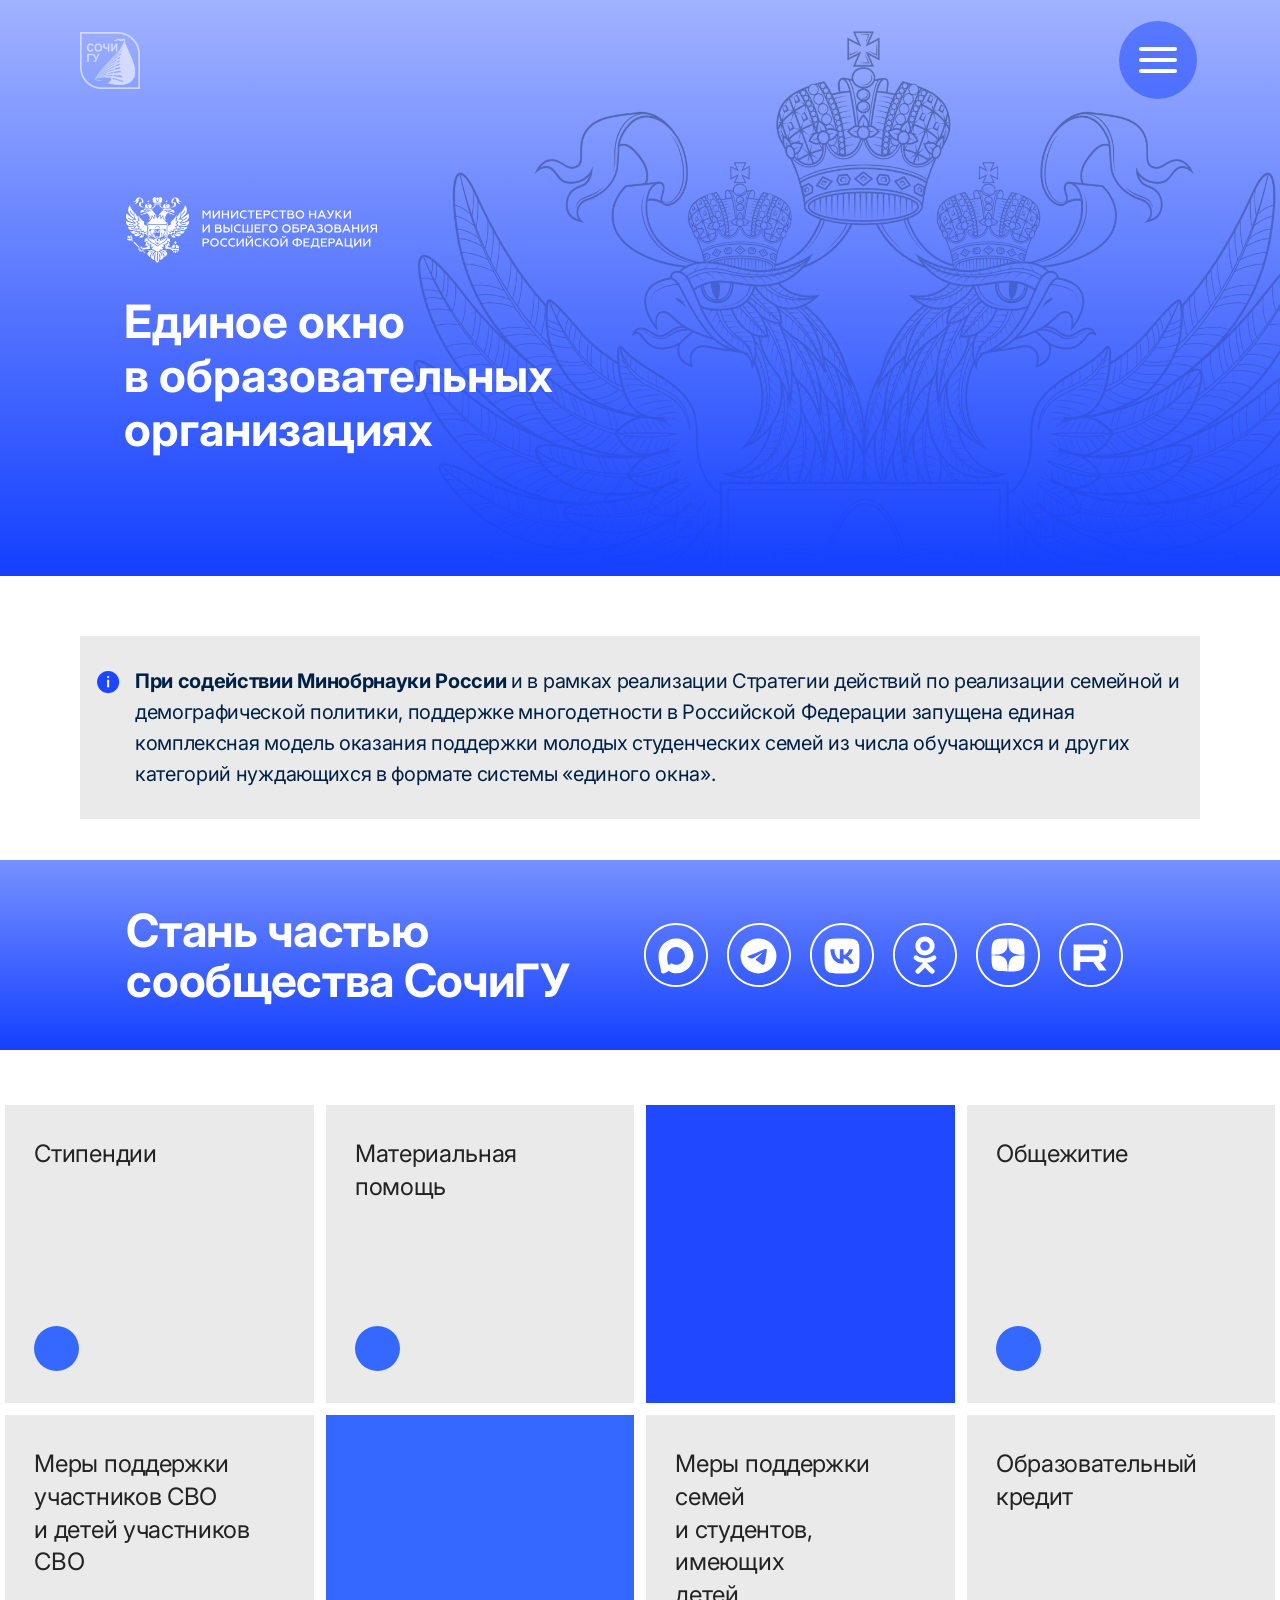
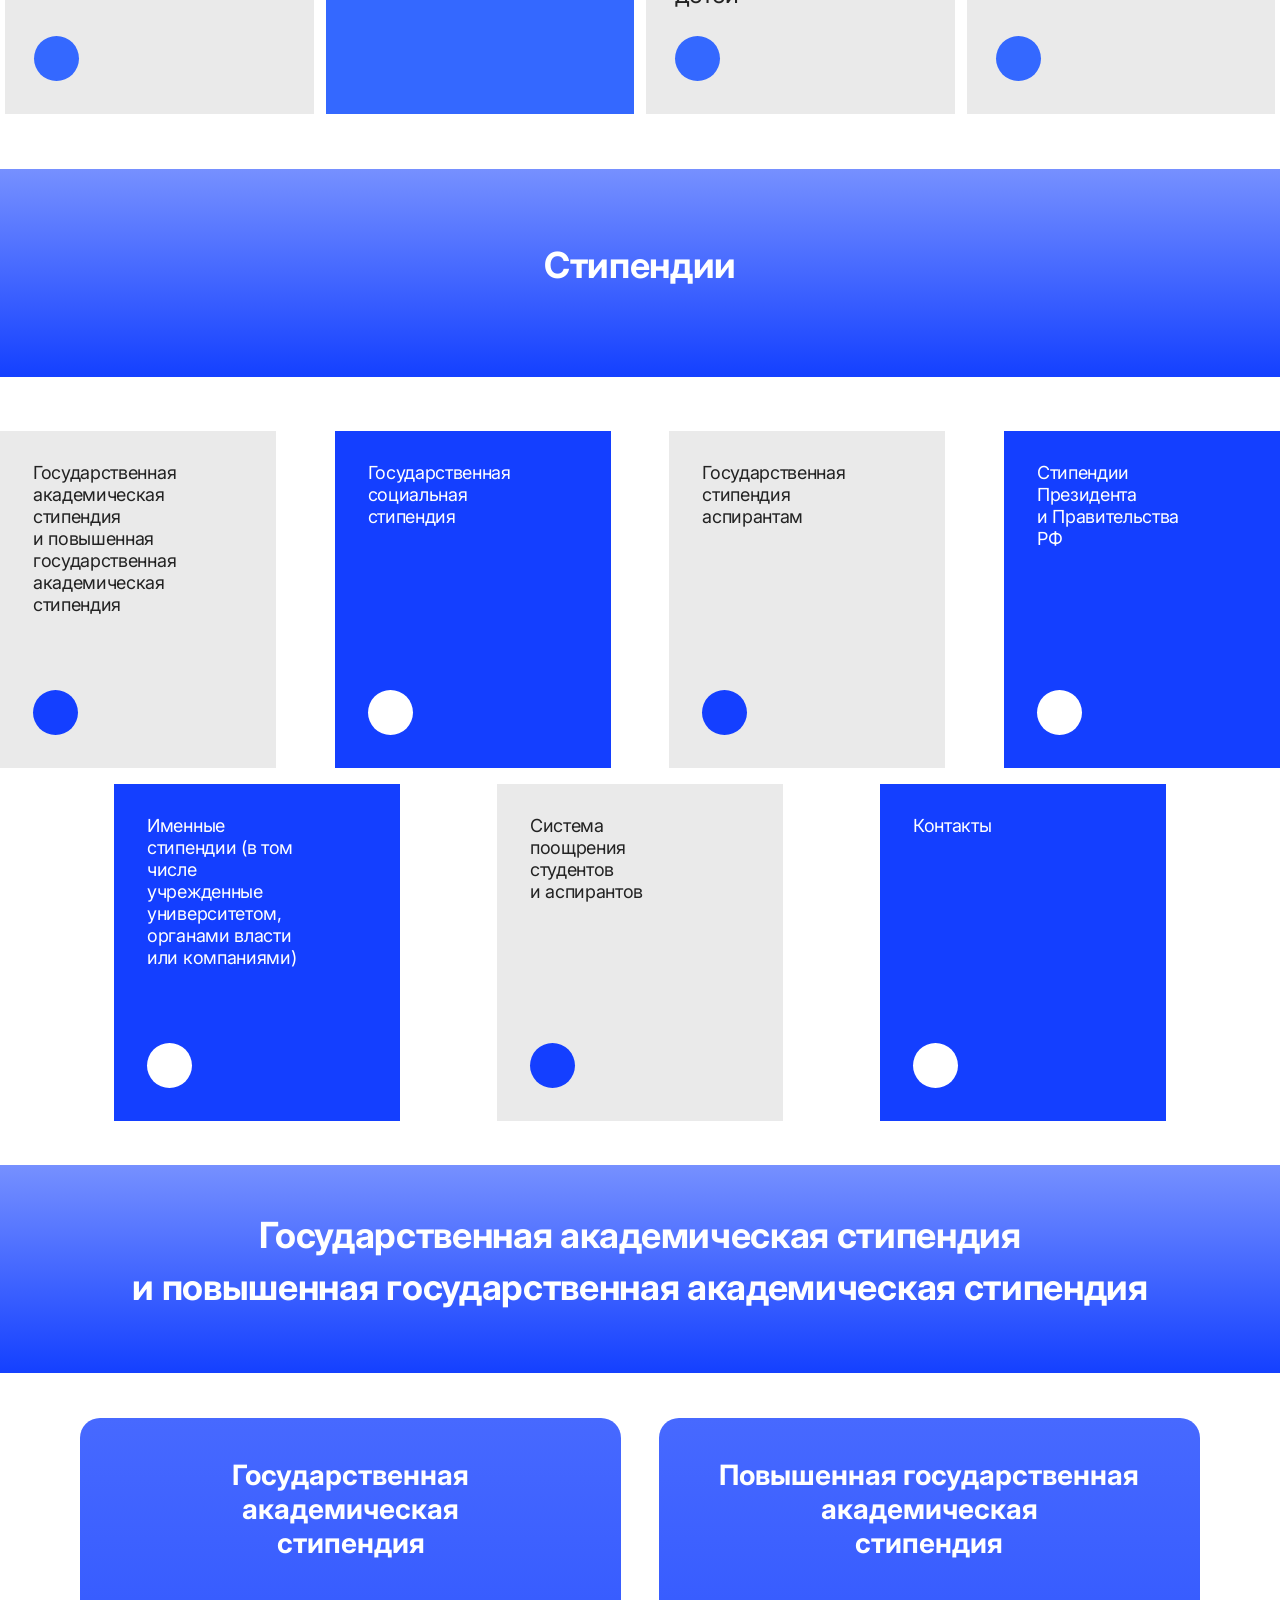
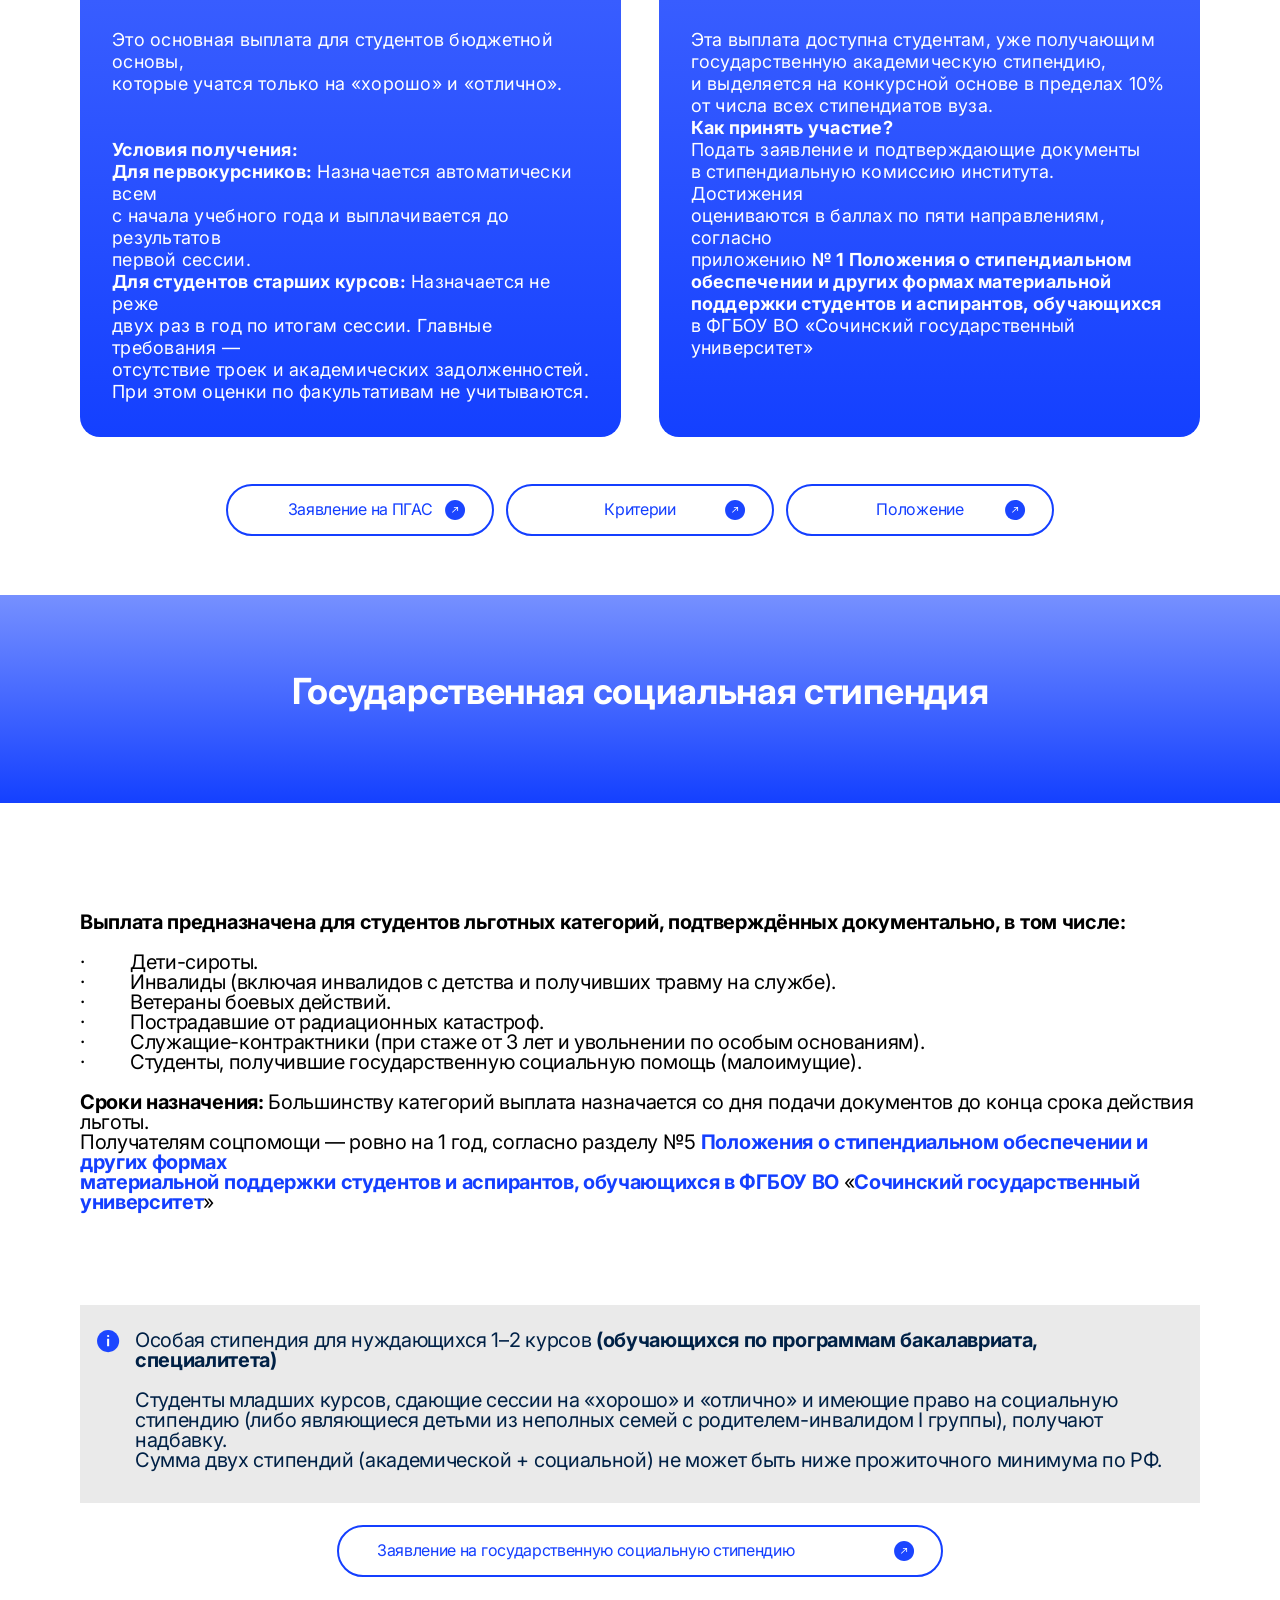
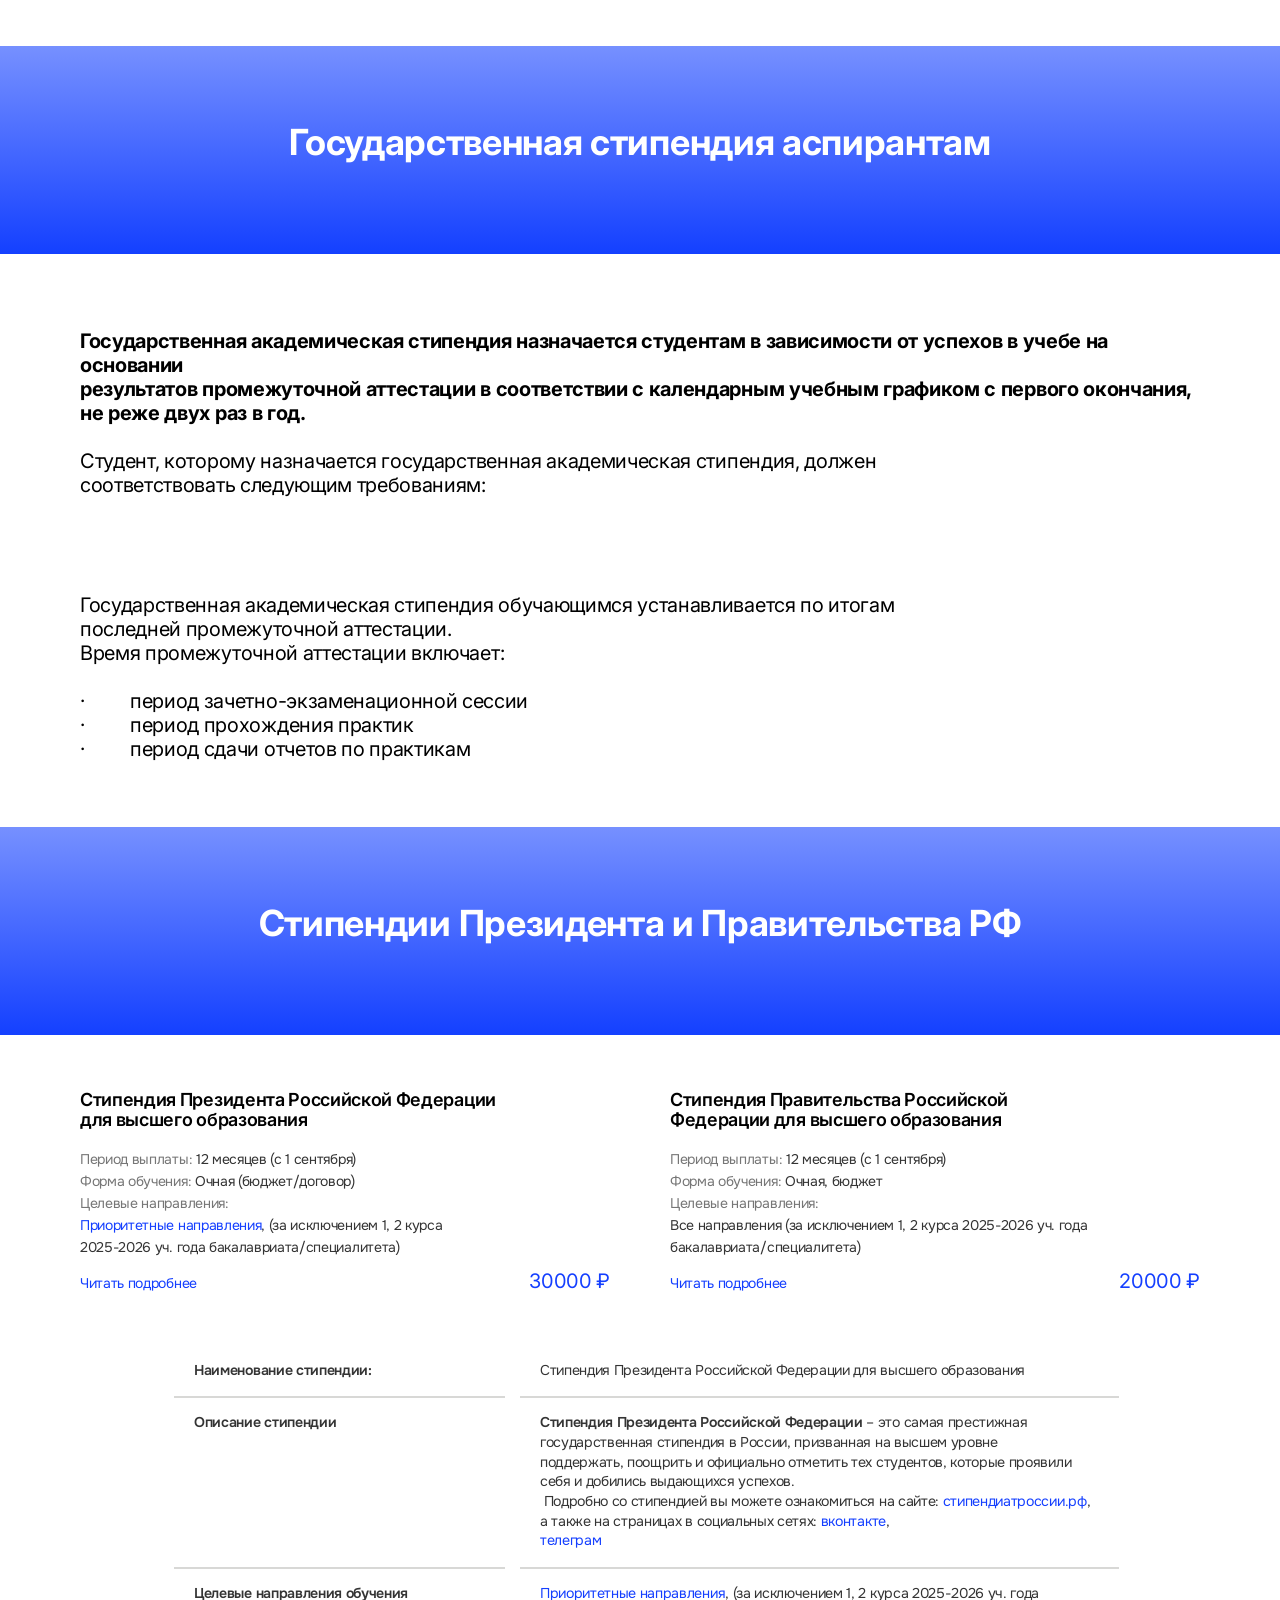
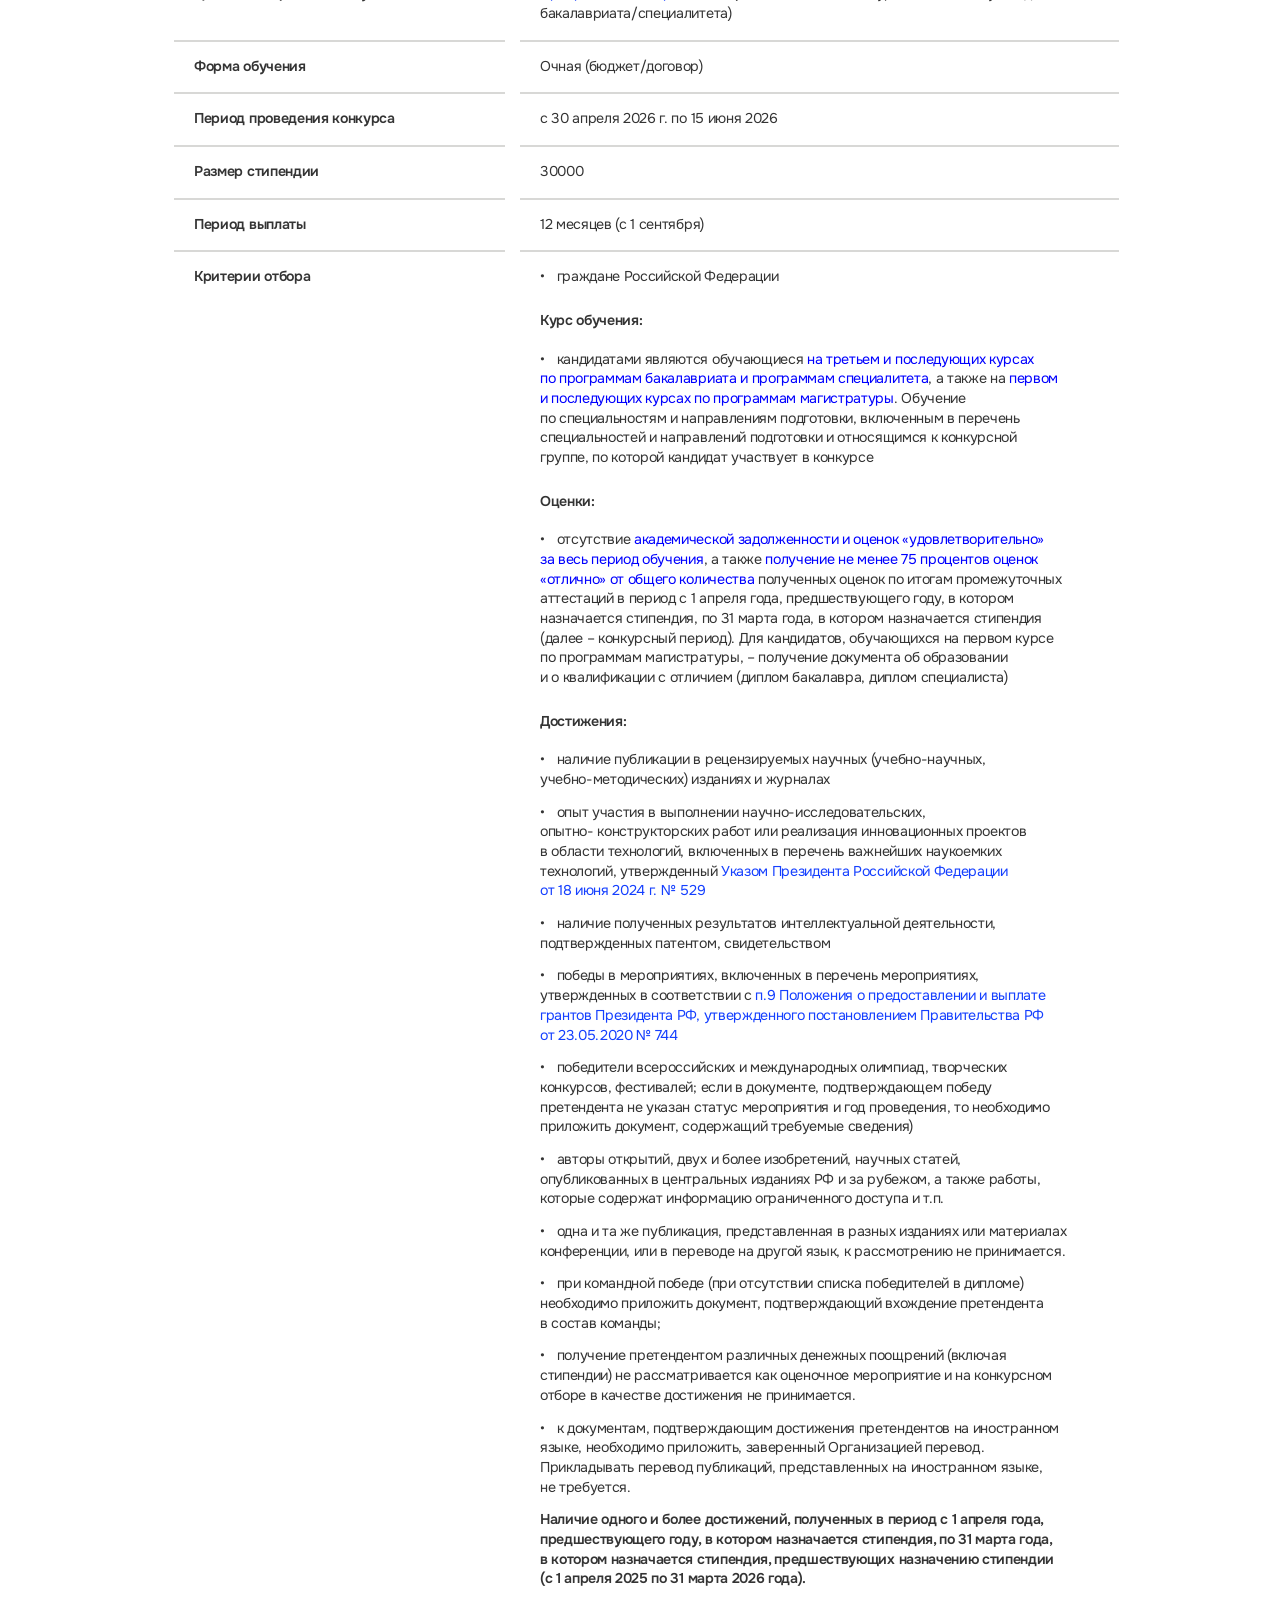
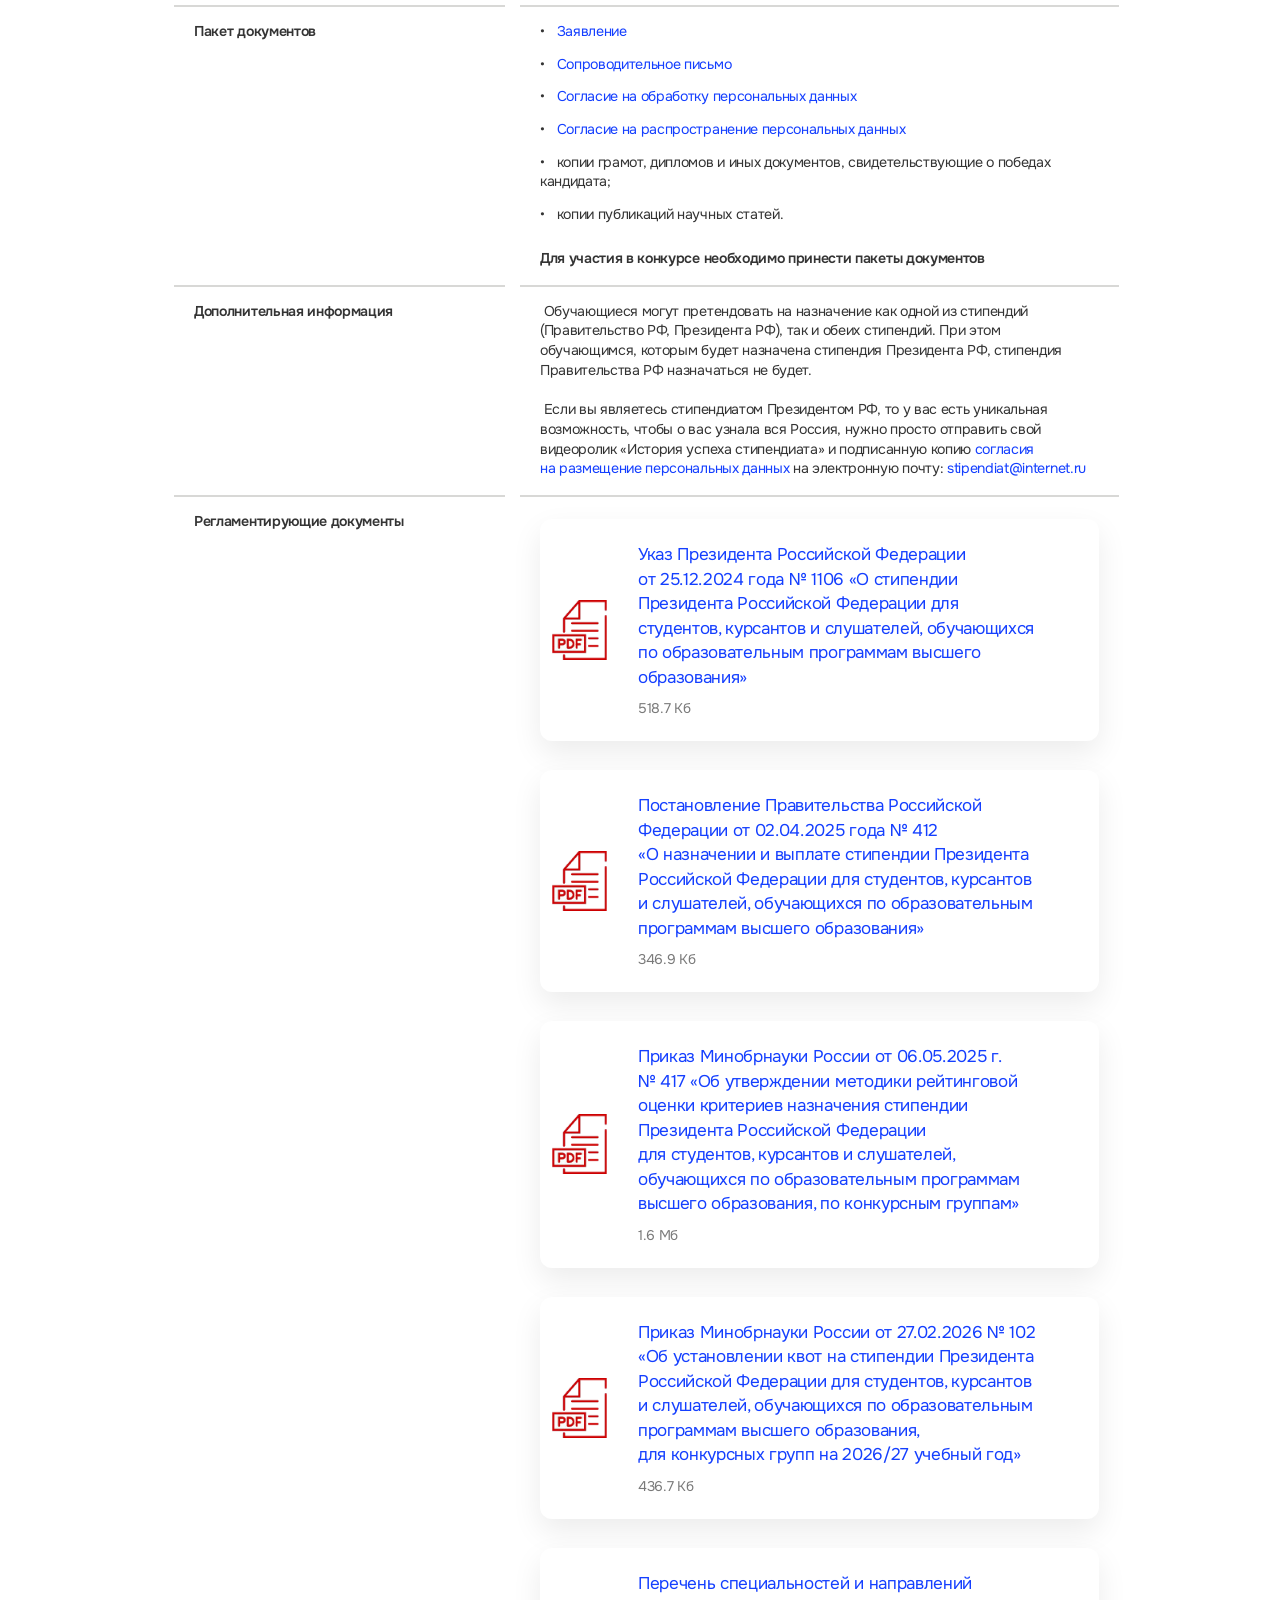
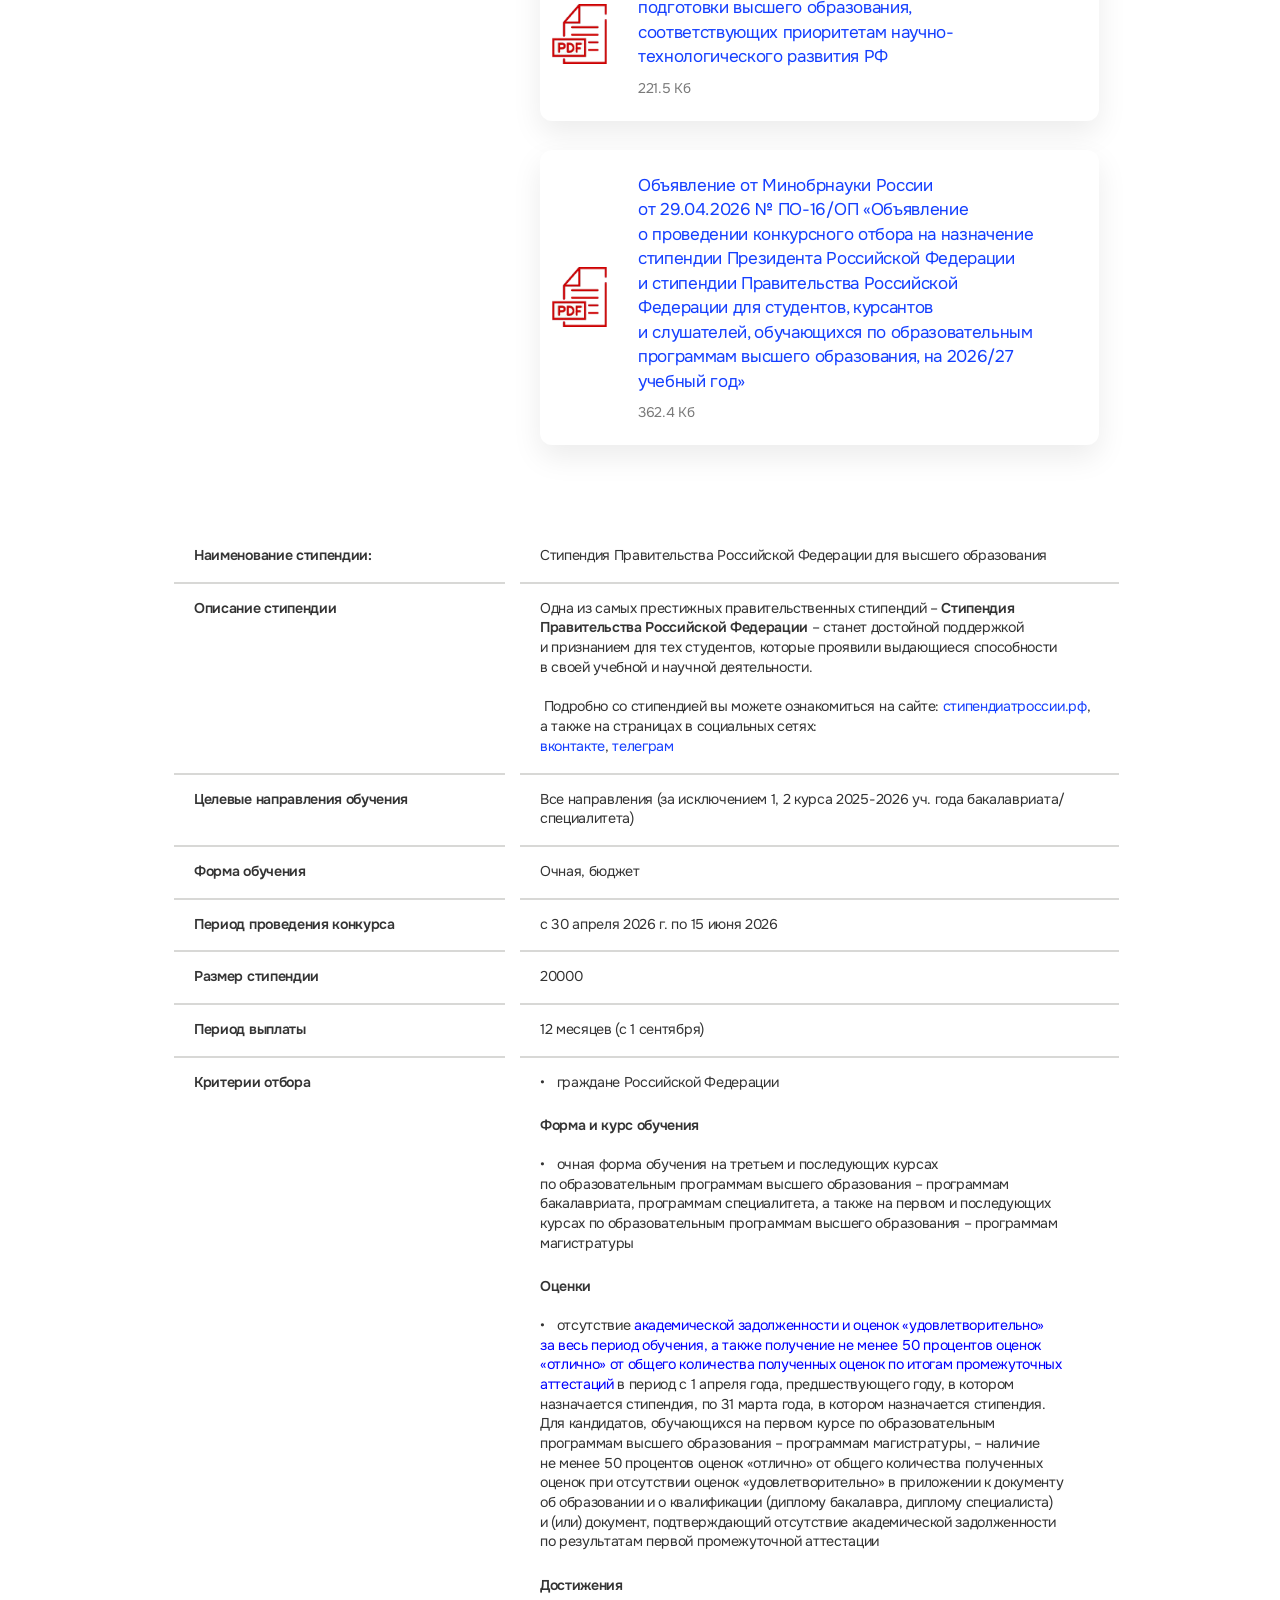
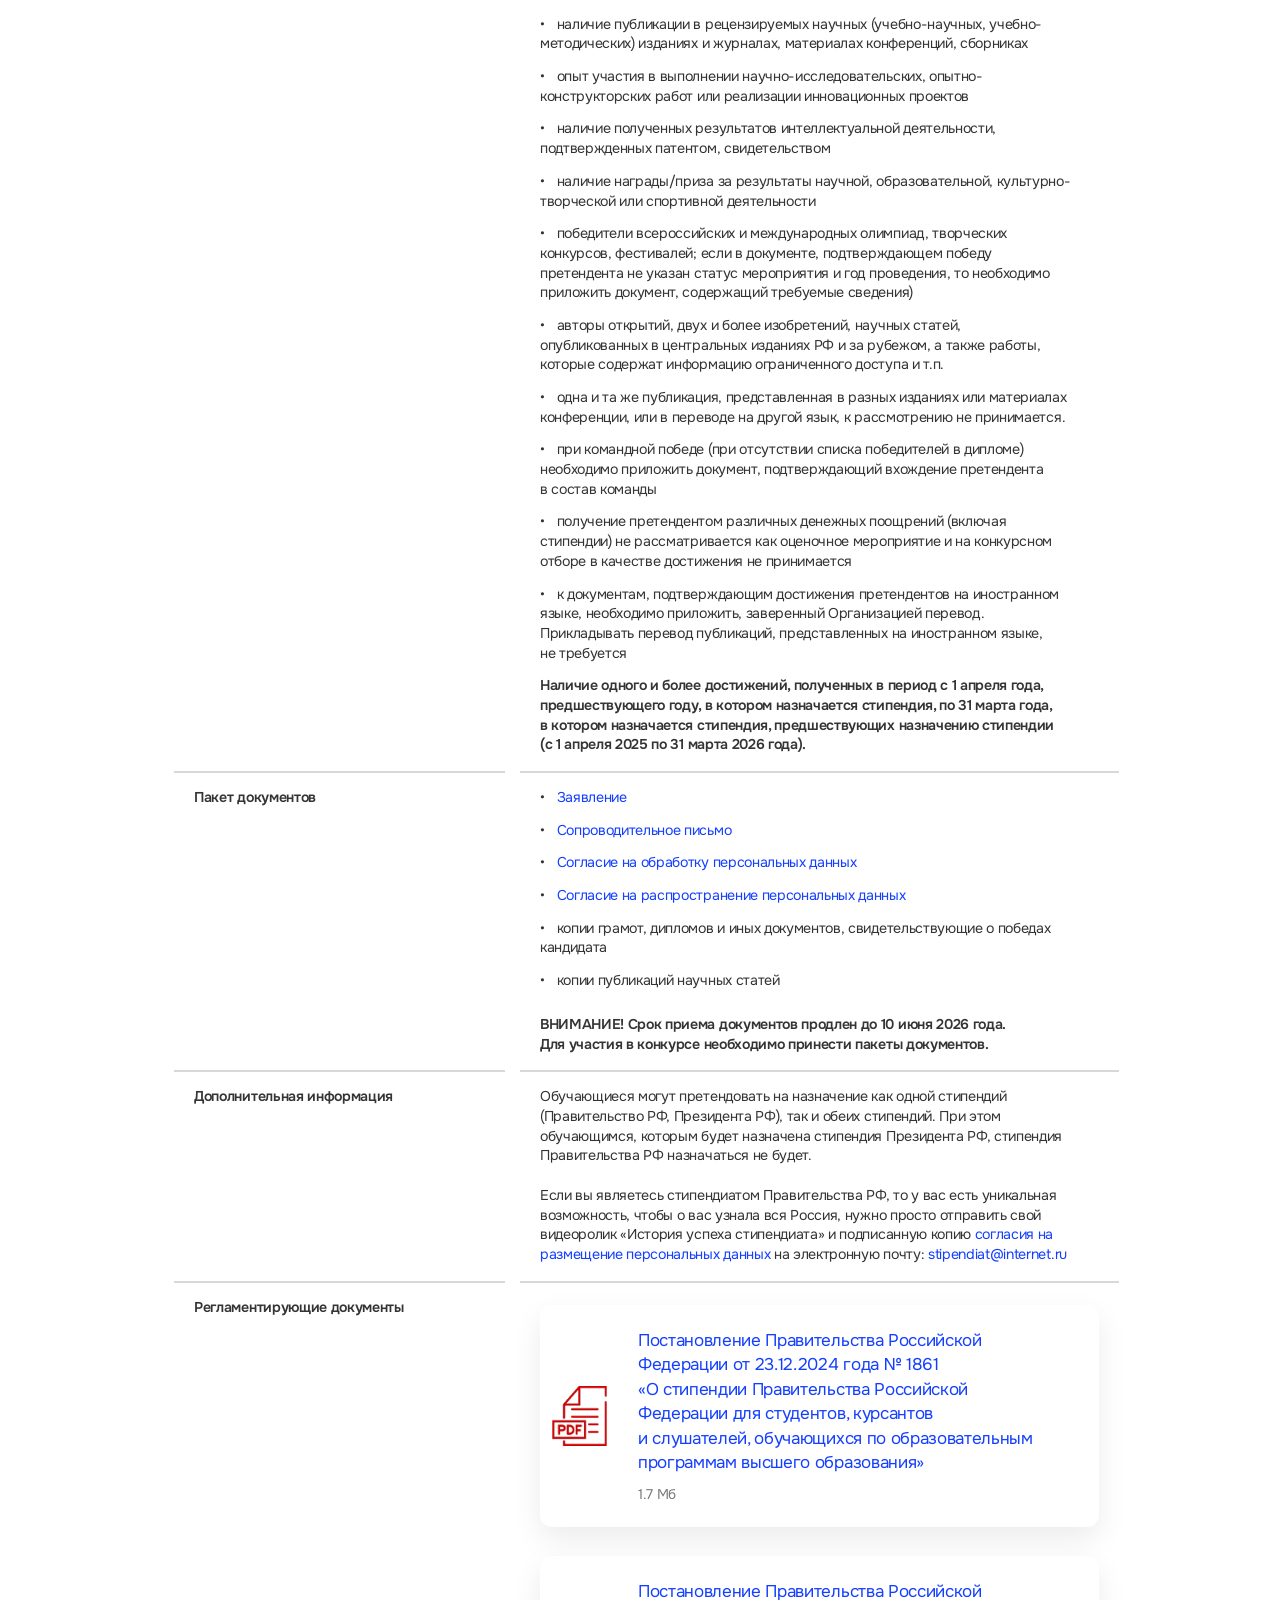
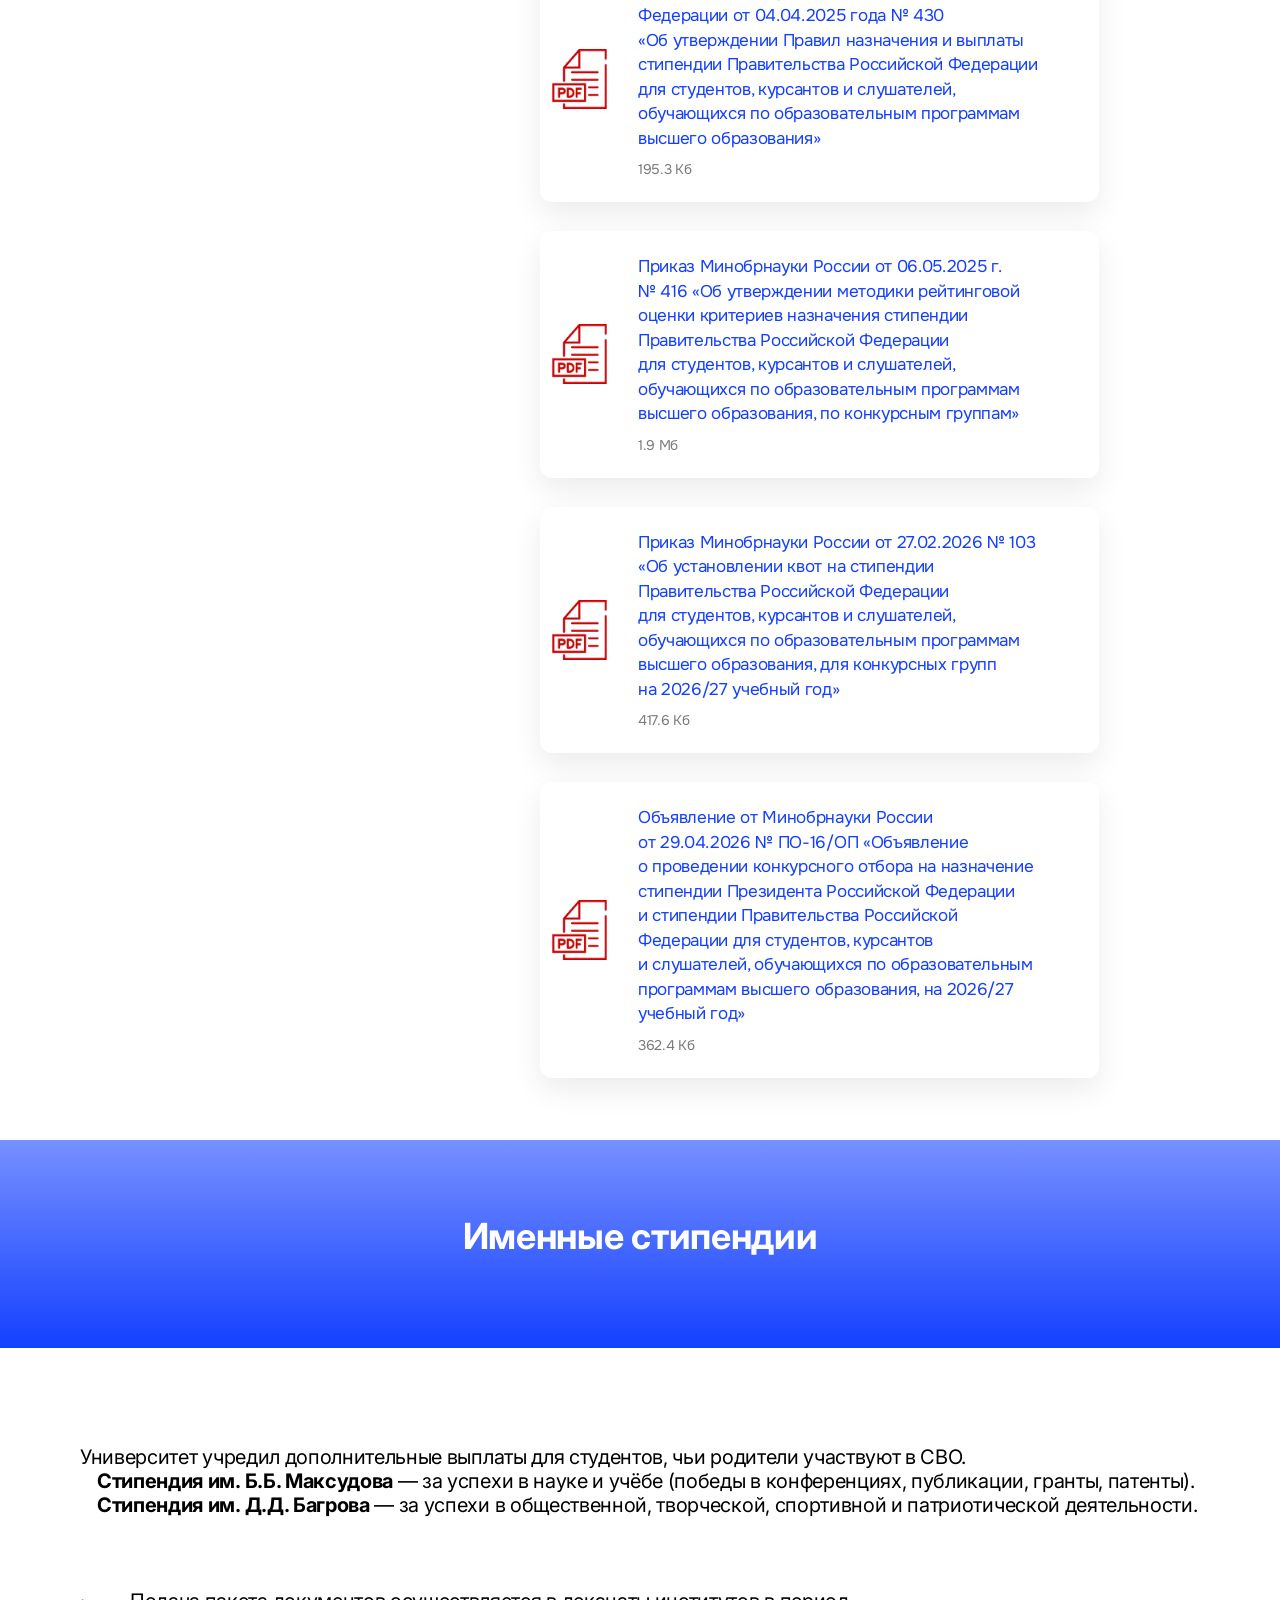
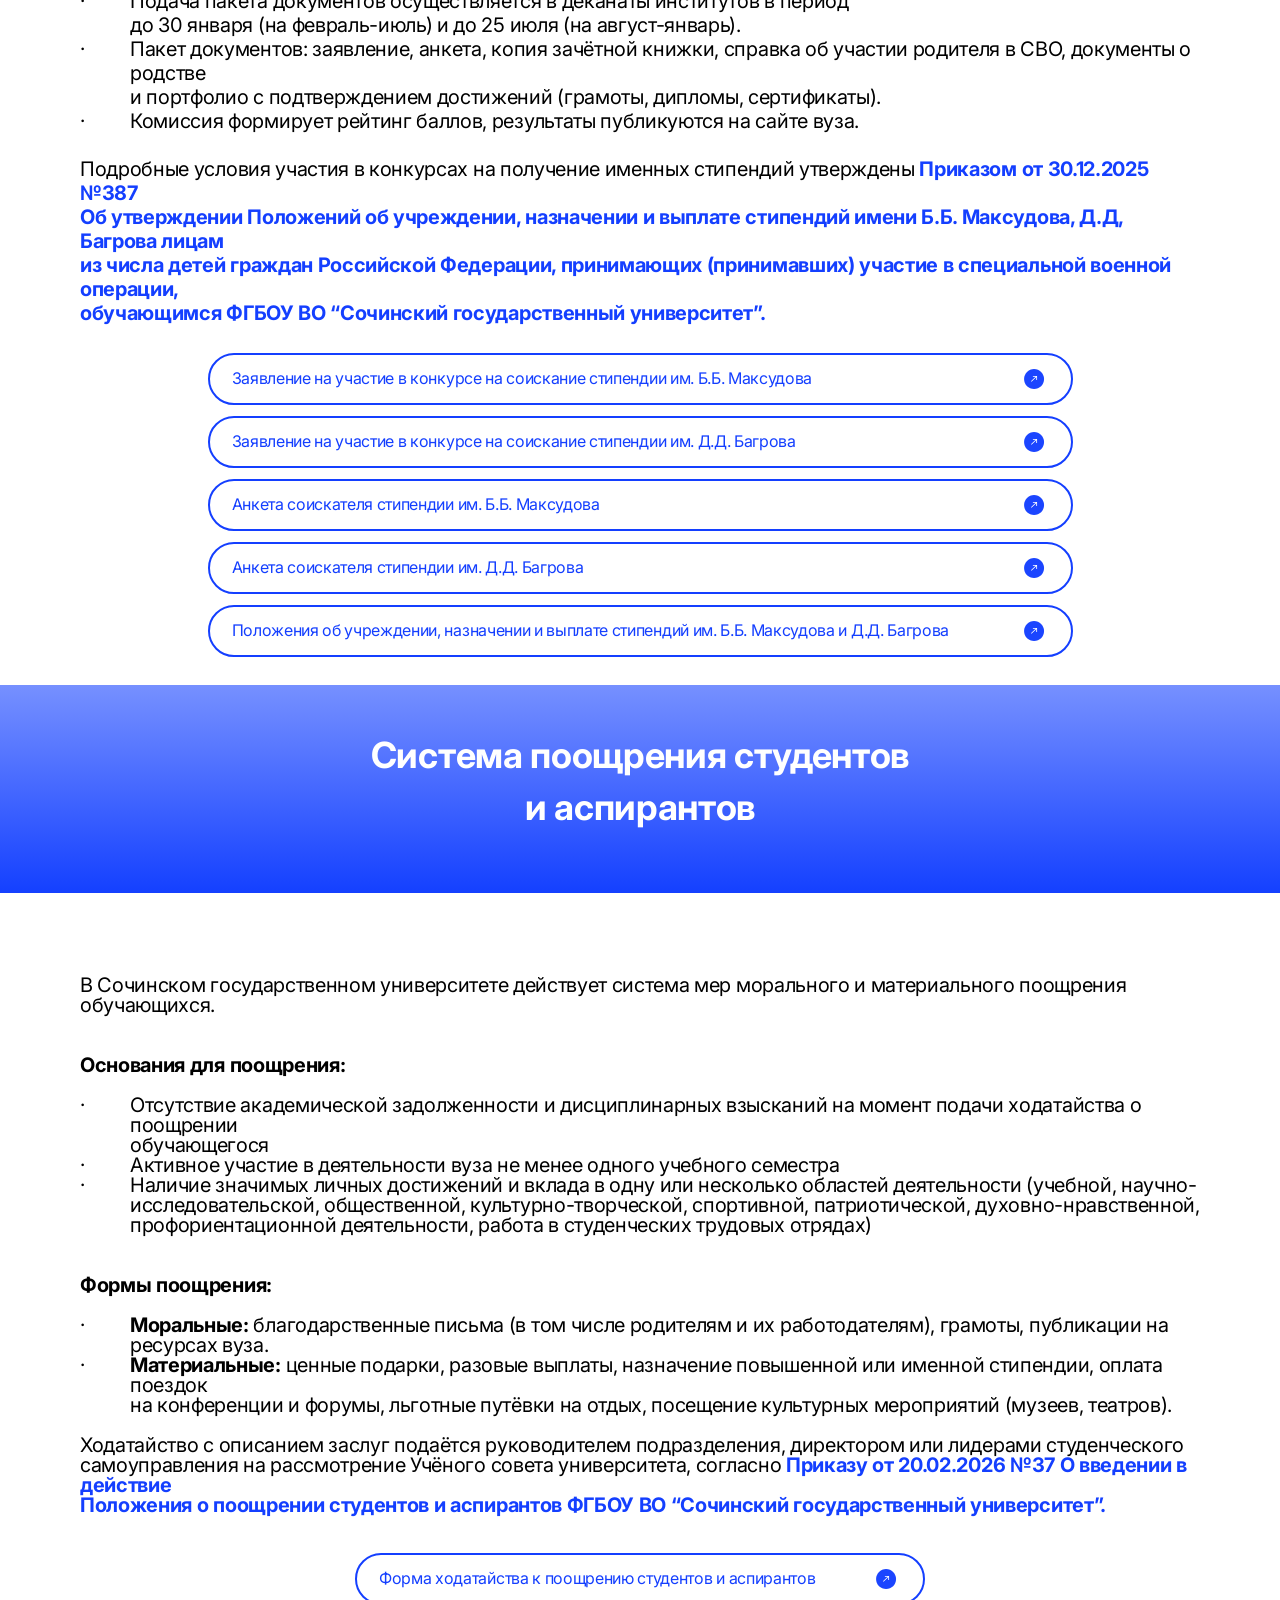
<file: stipendii.html>
<!DOCTYPE html>
<html lang="ru">
<head>
  <meta charset="UTF-8">
  <meta name="viewport" content="width=device-width, initial-scale=1.0">
  <title>Стипендии — Единое окно — СочиГУ</title>
  <meta name="description" content="Стипендии СочиГУ: академическая, повышенная, социальная, аспирантам, Президента и Правительства РФ, именные, поощрение, контакты.">
  <meta name="theme-color" content="#143fff">
  <link rel="icon" href="assets/window/logo.png">
  <link rel="preconnect" href="https://fonts.googleapis.com">
  <link rel="preconnect" href="https://fonts.gstatic.com" crossorigin>
  <link href="https://fonts.googleapis.com/css2?family=Inter:wght@400;500;700&family=Onest:wght@400;600&display=swap" rel="stylesheet">
  <link rel="stylesheet" href="css/window.css">
  <script>(function(d){d.classList.add("js");try{var c=document.createElement("canvas").getContext("2d"),t="Единое окно СочиГУ";c.font="20px monospace";var m=c.measureText(t).width;c.font="20px -apple-system,BlinkMacSystemFont,monospace";if(c.measureText(t).width===m)d.classList.add("no-sf")}catch(e){}})(document.documentElement)</script>
</head>
<body class="page-section">
  <a class="skip-link" href="#main">Перейти к содержанию</a>
  <button class="burger" type="button" aria-expanded="false" aria-controls="menu" aria-label="Открыть меню"><span class="burger__lines" aria-hidden="true"><i></i><i></i><i></i></span></button>
  <nav class="menu" id="menu" aria-label="Разделы единого окна" aria-hidden="true">
    <ul>
      <li><a href="index.html">Все услуги</a></li>
      <li><a href="stipendii.html">Стипендии</a></li>
      <li><a href="materialnaya-pomoshch.html">Материальная помощь</a></li>
      <li><a href="obschezhitie.html">Общежитие</a></li>
      <li><a href="svo.html">Меры поддержки участников СВО</a></li>
      <li><a href="semyi.html">Меры поддержки семей</a></li>
      <li><a href="obrazovatelnyj-kredit.html">Образовательный кредит</a></li>
      <li><a href="psihologicheskaya-pomoshch.html">Психологическая помощь</a></li>
      <li><a href="yuridicheskaya-pomoshch.html">Юридическая помощь</a></li>
    </ul>
  </nav>
  <header class="hero">
    <div class="wrap">
      <a class="hero__logo" href="index.html" aria-label="СочиГУ — Единое окно"><img src="assets/window/logo.png" width="60" height="57" alt=""></a>
      <img class="hero__eagle" src="assets/window/eagle.webp" width="902" height="1037" alt="" aria-hidden="true">
      <div class="hero__body">
        <img class="hero__ministry" src="assets/window/icons/ministry.svg" width="258" height="74" alt="Министерство науки и высшего образования Российской Федерации">
        <p class="hero__title">Единое окно <br>в образовательных <br>организациях</p>
      </div>
    </div>
  </header>
  <main id="main">
    <div class="notice">
      <p><b>При содействии Минобрнауки России</b> и в рамках реализации Стратегии действий по реализации семейной и демографической политики, поддержке многодетности в Российской Федерации запущена единая комплексная модель оказания поддержки молодых студенческих семей из числа обучающихся и других категорий нуждающихся в формате системы «единого окна».</p>
    </div>
    <section class="community" aria-labelledby="community-title">
      <div class="wrap">
        <h2 id="community-title">Стань частью <br>сообщества СочиГУ</h2>
        <div class="socials"><a href="https://max.ru/id2320051199_biz" target="_blank" rel="noopener" aria-label="MAX"><svg aria-hidden="true" focusable="false" xmlns="http://www.w3.org/2000/svg" viewBox="0 0 68 68"><path d="M34.39 52.9C30.85 52.9 29.21 52.38 26.36 50.31C24.55 52.64 18.84 54.46 18.59 51.34C18.59 49 18.07 47.03 17.49 44.87C16.79 42.21 16 39.25 16 34.96C16 24.71 24.37 17 34.29 17C44.22 17 52 25.09 52 35.05C52.03 44.86 44.15 52.84 34.39 52.9M34.53 25.86C29.7 25.61 25.94 28.97 25.1 34.23C24.42 38.59 25.64 43.9 26.68 44.18C27.17 44.3 28.43 43.28 29.21 42.49C30.51 43.39 32.01 43.93 33.58 44.06C38.58 44.3 42.86 40.47 43.2 35.45C43.39 30.42 39.54 26.15 34.53 25.87L34.53 25.86" fill="currentColor"/><path d="M66 34L65 34C65 51.12 51.12 65 34 65L34 66L34 67C52.23 67 67 52.23 67 34L66 34M34 66L34 65C16.88 65 3 51.12 3 34L2 34L1 34C1 52.23 15.77 67 34 67L34 66M2 34L3 34C3 16.88 16.88 3 34 3L34 2L34 1C15.77 1 1 15.77 1 34L2 34M34 2L34 3C51.12 3 65 16.88 65 34L66 34L67 34C67 15.77 52.23 1 34 1L34 2" fill="currentColor"/></svg></a><a href="https://t.me/sochi_university" target="_blank" rel="noopener" aria-label="Telegram"><svg aria-hidden="true" focusable="false" xmlns="http://www.w3.org/2000/svg" viewBox="0 0 68 68"><path d="M33.5 17C38.41 17 43.11 18.9 46.58 22.27C50.05 25.65 52 30.23 52 35C52 39.77 50.05 44.35 46.58 47.73C43.11 51.1 38.41 53 33.5 53C28.59 53 23.89 51.1 20.42 47.73C16.95 44.35 15 39.77 15 35C15 30.23 16.95 25.65 20.42 22.27C23.89 18.9 28.59 17 33.5 17M41.07 27.84C40.37 27.85 39.3 28.21 34.16 30.29C32.37 31.02 28.77 32.52 23.38 34.81C22.5 35.15 22.04 35.48 22 35.8C21.92 36.43 22.84 36.62 24 36.99C24.94 37.29 26.21 37.64 26.87 37.65C27.47 37.66 28.14 37.42 28.88 36.93C33.92 33.62 36.52 31.95 36.68 31.91C36.8 31.88 36.96 31.85 37.06 31.95C37.17 32.04 37.16 32.22 37.15 32.26C37.06 32.65 32.33 36.83 32.06 37.11C31.02 38.16 29.83 38.8 31.66 39.98C33.24 40.99 34.16 41.64 35.78 42.67C36.82 43.34 37.64 44.12 38.72 44.03C39.21 43.98 39.72 43.53 39.98 42.18C40.59 39 41.8 32.09 42.07 29.24C42.1 28.99 42.07 28.67 42.05 28.53C42.02 28.39 41.97 28.19 41.78 28.05C41.56 27.87 41.22 27.83 41.07 27.84" fill="currentColor"/><path d="M66 34L65 34C65 51.12 51.12 65 34 65L34 66L34 67C52.23 67 67 52.23 67 34L66 34M34 66L34 65C16.88 65 3 51.12 3 34L2 34L1 34C1 52.23 15.77 67 34 67L34 66M2 34L3 34C3 16.88 16.88 3 34 3L34 2L34 1C15.77 1 1 15.77 1 34L2 34M34 2L34 3C51.12 3 65 16.88 65 34L66 34L67 34C67 15.77 52.23 1 34 1L34 2" fill="currentColor"/></svg></a><a href="https://sochi.university/" target="_blank" rel="noopener" aria-label="ВКонтакте"><svg aria-hidden="true" focusable="false" xmlns="http://www.w3.org/2000/svg" viewBox="0 0 68 68"><path d="M18.53 19.53C16 22.06 16 26.13 16 34.28L16 35.72C16 43.87 16 47.94 18.53 50.47C21.06 53 25.13 53 33.28 53L34.72 53C42.87 53 46.94 53 49.47 50.47C52 47.94 52 43.87 52 35.72L52 34.28C52 26.13 52 22.06 49.47 19.53C46.94 17 42.87 17 34.72 17L33.28 17C25.13 17 21.06 17 18.53 19.53M22.08 27.95C22.27 37.31 26.95 42.94 35.16 42.94L35.62 42.94L35.62 37.58C38.64 37.88 40.91 40.09 41.83 42.94L46.09 42.94C44.92 38.68 41.84 36.32 39.92 35.42C41.84 34.31 44.54 31.61 45.19 27.95L41.32 27.95C40.48 30.92 37.99 33.62 35.62 33.88L35.62 27.95L31.75 27.95L31.75 38.33C29.35 37.73 26.32 34.82 26.19 27.95L22.08 27.95" fill="currentColor" fill-rule="evenodd"/><path d="M66 34L65 34C65 51.12 51.12 65 34 65L34 66L34 67C52.23 67 67 52.23 67 34L66 34M34 66L34 65C16.88 65 3 51.12 3 34L2 34L1 34C1 52.23 15.77 67 34 67L34 66M2 34L3 34C3 16.88 16.88 3 34 3L34 2L34 1C15.77 1 1 15.77 1 34L2 34M34 2L34 3C51.12 3 65 16.88 65 34L66 34L67 34C67 15.77 52.23 1 34 1L34 2" fill="currentColor"/></svg></a><a href="https://ok.ru/profile/578044851929" target="_blank" rel="noopener" aria-label="Одноклассники"><svg aria-hidden="true" focusable="false" xmlns="http://www.w3.org/2000/svg" viewBox="0 0 68 68"><path d="M32.07 42.05C29.04 41.74 26.3 41.01 23.96 39.21C23.66 38.99 23.36 38.77 23.1 38.52C22.07 37.55 21.97 36.45 22.78 35.31C23.48 34.33 24.64 34.07 25.85 34.63C26.09 34.74 26.31 34.87 26.53 35.02C30.89 37.96 36.9 38.05 41.28 35.15C41.71 34.83 42.18 34.56 42.72 34.42C43.76 34.16 44.74 34.54 45.3 35.44C45.94 36.46 45.93 37.46 45.14 38.26C43.93 39.48 42.47 40.36 40.85 40.98C39.32 41.56 37.64 41.85 35.98 42.05C36.23 42.32 36.35 42.45 36.51 42.6C38.76 44.82 41.03 47.04 43.27 49.27C44.04 50.03 44.2 50.97 43.78 51.85C43.32 52.82 42.29 53.45 41.27 53.38C40.63 53.34 40.13 53.03 39.69 52.59C37.99 50.91 36.25 49.26 34.59 47.55C34.1 47.05 33.87 47.15 33.44 47.58C31.73 49.31 29.99 51.01 28.24 52.7C27.45 53.46 26.51 53.6 25.6 53.16C24.63 52.7 24.02 51.73 24.07 50.76C24.1 50.1 24.43 49.6 24.89 49.14C27.12 46.96 29.35 44.77 31.57 42.58C31.72 42.43 31.86 42.28 32.07 42.05" fill="currentColor"/><path d="M33.92 34.44C28.51 34.43 24.06 30.02 24.1 24.7C24.13 19.32 28.57 14.99 34.04 15C39.52 15.01 43.92 19.41 43.89 24.85C43.87 30.16 39.39 34.46 33.92 34.44M38.85 24.71C38.84 22.07 36.69 19.97 34 19.97C31.29 19.96 29.13 22.1 29.15 24.77C29.17 27.4 31.33 29.49 34.03 29.48C36.71 29.47 38.85 27.35 38.85 24.71" fill="currentColor"/><path d="M66 34L65 34C65 51.12 51.12 65 34 65L34 66L34 67C52.23 67 67 52.23 67 34L66 34M34 66L34 65C16.88 65 3 51.12 3 34L2 34L1 34C1 52.23 15.77 67 34 67L34 66M2 34L3 34C3 16.88 16.88 3 34 3L34 2L34 1C15.77 1 1 15.77 1 34L2 34M34 2L34 3C51.12 3 65 16.88 65 34L66 34L67 34C67 15.77 52.23 1 34 1L34 2" fill="currentColor"/></svg></a><a href="https://dzen.ru/sochistateuniversity" target="_blank" rel="noopener" aria-label="Дзен"><svg aria-hidden="true" focusable="false" xmlns="http://www.w3.org/2000/svg" viewBox="0 0 68 68"><path d="M37.28 37.28C34.61 40.03 34.41 43.47 34.18 51C41.2 51 46.05 50.98 48.55 48.55C50.98 46.05 51 40.97 51 34.18C43.47 34.42 40.04 34.61 37.28 37.28M17 34.18C17 40.97 17.02 46.05 19.45 48.55C21.95 50.98 26.8 51 33.82 51C33.57 43.47 33.39 40.03 30.72 37.28C27.96 34.61 24.53 34.41 17 34.18M33.82 17C26.81 17 21.95 17.02 19.45 19.45C17.02 21.95 17 27.03 17 33.82C24.53 33.58 27.96 33.39 30.72 30.72C33.39 27.97 33.59 24.53 33.82 17M37.28 30.72C34.61 27.97 34.41 24.53 34.18 17C41.2 17 46.05 17.02 48.55 19.45C50.98 21.95 51 27.03 51 33.82C43.47 33.58 40.04 33.39 37.28 30.72" fill="currentColor"/><path d="M66 34L65 34C65 51.12 51.12 65 34 65L34 66L34 67C52.23 67 67 52.23 67 34L66 34M34 66L34 65C16.88 65 3 51.12 3 34L2 34L1 34C1 52.23 15.77 67 34 67L34 66M2 34L3 34C3 16.88 16.88 3 34 3L34 2L34 1C15.77 1 1 15.77 1 34L2 34M34 2L34 3C51.12 3 65 16.88 65 34L66 34L67 34C67 15.77 52.23 1 34 1L34 2" fill="currentColor"/></svg></a><a href="https://rutube.ru/channel/25548246/" target="_blank" rel="noopener" aria-label="Rutube"><svg aria-hidden="true" focusable="false" xmlns="http://www.w3.org/2000/svg" viewBox="0 0 68 68"><path d="M40.95 23.07L16 23.07L16 50L22.94 50L22.94 41.24L36.25 41.24L42.32 50L50.09 50L43.4 41.2C45.48 40.88 46.98 40.11 47.89 38.9C48.81 37.69 49.26 35.75 49.26 33.16L49.26 31.14C49.26 29.61 49.1 28.4 48.81 27.47C48.51 26.54 48.02 25.73 47.31 25.01C46.56 24.32 45.73 23.84 44.73 23.51C43.73 23.23 42.49 23.07 40.95 23.07M39.82 35.3L22.94 35.3L22.94 29.01L39.82 29.01C40.78 29.01 41.45 29.17 41.78 29.45C42.11 29.73 42.32 30.26 42.32 31.02L42.32 33.28C42.32 34.09 42.11 34.62 41.78 34.9C41.45 35.18 40.78 35.3 39.82 35.3L39.82 35.3" fill="currentColor"/><path d="M48.7 22.61C49.97 22.61 51 21.58 51 20.3C51 19.03 49.97 18 48.7 18C47.42 18 46.39 19.03 46.39 20.3C46.39 21.58 47.42 22.61 48.7 22.61" fill="currentColor"/><path d="M66 34L65 34C65 51.12 51.12 65 34 65L34 66L34 67C52.23 67 67 52.23 67 34L66 34M34 66L34 65C16.88 65 3 51.12 3 34L2 34L1 34C1 52.23 15.77 67 34 67L34 66M2 34L3 34C3 16.88 16.88 3 34 3L34 2L34 1C15.77 1 1 15.77 1 34L2 34M34 2L34 3C51.12 3 65 16.88 65 34L66 34L67 34C67 15.77 52.23 1 34 1L34 2" fill="currentColor"/></svg></a></div>
      </div>
    </section>
    <nav class="services" aria-label="Услуги единого окна">
  <a class="tile" href="stipendii.html" aria-current="page">Стипендии<span class="tile__dot" aria-hidden="true"></span></a>
  <a class="tile" href="materialnaya-pomoshch.html">Материальная <br>помощь<span class="tile__dot" aria-hidden="true"></span></a>
  <div class="tile tile--blank" aria-hidden="true"></div>
  <a class="tile" href="obschezhitie.html">Общежитие<span class="tile__dot" aria-hidden="true"></span></a>
  <a class="tile" href="svo.html">Меры поддержки <br>участников СВО <br>и детей участников СВО<span class="tile__dot" aria-hidden="true"></span></a>
  <div class="tile tile--blank tile--soft" aria-hidden="true"></div>
  <a class="tile" href="semyi.html">Меры поддержки семей <br>и студентов, имеющих <br>детей<span class="tile__dot" aria-hidden="true"></span></a>
  <a class="tile" href="obrazovatelnyj-kredit.html">Образовательный <br>кредит<span class="tile__dot" aria-hidden="true"></span></a>
    </nav>

    <h1 class="band"><span>Стипендии</span></h1>
    <nav class="topics topics--stip" aria-label="Разделы страницы">
      <div class="topics__row">
        <a class="topic" href="#gas">Государственная <br>академическая <br>стипендия <br>и повышенная <br>государственная <br>академическая <br>стипендия<span class="tile__dot" aria-hidden="true"></span></a>
        <a class="topic topic--blue" href="#gss">Государственная <br>социальная <br>стипендия<span class="tile__dot" aria-hidden="true"></span></a>
        <a class="topic" href="#aspiranty">Государственная <br>стипендия <br>аспирантам<span class="tile__dot" aria-hidden="true"></span></a>
        <a class="topic topic--blue" href="#prezident">Стипендии <br>Президента <br>и Правительства <br>РФ<span class="tile__dot" aria-hidden="true"></span></a>
      </div>
      <div class="topics__row">
        <a class="topic topic--blue" href="#imennye">Именные <br>стипендии (в том <br>числе <br>учрежденные <br>университетом, <br>органами власти <br>или компаниями)<span class="tile__dot" aria-hidden="true"></span></a>
        <a class="topic" href="#pooschrenie">Система <br>поощрения <br>студентов <br>и аспирантов<span class="tile__dot" aria-hidden="true"></span></a>
        <a class="topic topic--blue" href="#kontakty">Контакты<span class="tile__dot" aria-hidden="true"></span></a>
      </div>
    </nav>

    <h2 class="band" id="gas" style="--mt:44px"><span>Государственная академическая стипендия <br>и повышенная государственная академическая стипендия</span></h2>
    <div class="info-pair">
      <article class="info-card">
        <h3>Государственная <br>академическая <br>стипендия</h3>
        <p>Это основная выплата для студентов бюджетной основы, <br>которые учатся только на «хорошо» и «отлично».</p>
        <p style="margin-top:44px"><b>Условия получения:</b> <br><b>Для первокурсников:</b> Назначается автоматически всем <br>с начала учебного года и выплачивается до результатов <br>первой сессии. <br><b>Для студентов старших курсов:</b> Назначается не реже <br>двух раз в год по итогам сессии. Главные требования — <br>отсутствие троек и академических задолженностей. <br>При этом оценки по факультативам не учитываются.</p>
      </article>
      <article class="info-card">
        <h3>Повышенная государственная <br>академическая <br>стипендия</h3>
        <p>Эта выплата доступна студентам, уже получающим <br>государственную академическую стипендию, <br>и выделяется на конкурсной основе в пределах 10% <br>от числа всех стипендиатов вуза. <br><b>Как принять участие?</b> <br>Подать заявление и подтверждающие документы <br>в стипендиальную комиссию института. Достижения <br>оцениваются в баллах по пяти направлениям, согласно <br>приложению <a href="https://disk.yandex.ru/d/3_Bt8bKTczT25Q/%D0%94%D0%BE%D0%BA%D1%83%D0%BC%D0%B5%D0%BD%D1%82%D1%8B%20%D0%BD%D0%B0%20%D0%B2%D0%BA%D0%BB%D0%B0%D0%B4%D0%BA%D1%83%20%D0%A1%D1%82%D0%B8%D0%BF%D0%B5%D0%BD%D0%B4%D0%B8%D0%B8/%D0%98%D0%BC%D0%B5%D0%BD%D0%BD%D1%8B%D0%B5%20%D1%81%D1%82%D0%B8%D0%BF%D0%B5%D0%BD%D0%B4%D0%B8%D0%B8/%D0%9F%D0%BE%D0%BB%D0%BE%D0%B6%D0%B5%D0%BD%D0%B8%D0%B5%20%D0%BE%20%D1%81%D1%82%D0%B8%D0%BF%D0%B5%D0%BD%D0%B4%D0%B8%D0%B0%D0%BB%D1%8C%D0%BD%D0%BE%D0%BC%20%D0%BE%D0%B1%D0%B5%D1%81%D0%BF%D0%B5%D1%87%D0%B5%D0%BD%D0%B8%D0%B8%20%D0%B8%20%D0%B4%D1%80%D1%83%D0%B3%D0%B8%D1%85%20%D0%B2%D0%B8%D0%B4%D0%BE%D0%B2%20%D0%BC%D0%B0%D1%82%D0%B5%D1%80%D0%B8%D0%B0%D0%BB%D1%8C%D0%BD%D0%BE%D0%B9%20%D0%BF%D0%BE%D0%B4%D0%B4%D0%B5%D1%80%D0%B6%D0%BA%D0%B8%20%D1%81%D1%82%D1%83%D0%B4%D0%B5%D0%BD%D1%82%D0%BE%D0%B2%20%D0%B8%20%D0%B0%D1%81%D0%BF%D0%B8%D1%80%D0%B0%D0%BD%D1%82%D0%BE%D0%B2%20%284%29.pdf" target="_blank" rel="noopener"><b>№ 1 Положения о стипендиальном <br>обеспечении и других формах материальной <br>поддержки студентов и аспирантов, обучающихся</b></a> <br>в ФГБОУ ВО «Сочинский государственный университет»</p>
      </article>
    </div>
    <div class="pills-3">
      <a class="pill" href="https://disk.yandex.ru/d/3_Bt8bKTczT25Q/%D0%94%D0%BE%D0%BA%D1%83%D0%BC%D0%B5%D0%BD%D1%82%D1%8B%20%D0%BD%D0%B0%20%D0%B2%D0%BA%D0%BB%D0%B0%D0%B4%D0%BA%D1%83%20%D0%A1%D1%82%D0%B8%D0%BF%D0%B5%D0%BD%D0%B4%D0%B8%D0%B8/%D0%9F%D0%93%D0%90%D0%A1/%D0%97%D0%B0%D1%8F%D0%B2%D0%BB%D0%B5%D0%BD%D0%B8%D0%B5%20%D0%BD%D0%B0%20%D0%9F%D0%93%D0%90%D0%A1.docx" target="_blank" rel="noopener">Заявление на ПГАС<span class="pill__ico" aria-hidden="true"></span></a>
      <a class="pill" href="https://disk.yandex.ru/d/3_Bt8bKTczT25Q/%D0%94%D0%BE%D0%BA%D1%83%D0%BC%D0%B5%D0%BD%D1%82%D1%8B%20%D0%BD%D0%B0%20%D0%B2%D0%BA%D0%BB%D0%B0%D0%B4%D0%BA%D1%83%20%D0%A1%D1%82%D0%B8%D0%BF%D0%B5%D0%BD%D0%B4%D0%B8%D0%B8/%D0%9F%D0%93%D0%90%D0%A1/%D0%9A%D1%80%D0%B8%D1%82%D0%B5%D1%80%D0%B8%D0%B8%20%D0%9F%D0%93%D0%90%D0%A1%20%D0%A1%D0%BE%D1%87%D0%B8%D0%93%D0%A3.pdf" target="_blank" rel="noopener">Критерии<span class="pill__ico" aria-hidden="true"></span></a>
      <a class="pill" href="https://disk.yandex.ru/d/3_Bt8bKTczT25Q/%D0%94%D0%BE%D0%BA%D1%83%D0%BC%D0%B5%D0%BD%D1%82%D1%8B%20%D0%BD%D0%B0%20%D0%B2%D0%BA%D0%BB%D0%B0%D0%B4%D0%BA%D1%83%20%D0%A1%D1%82%D0%B8%D0%BF%D0%B5%D0%BD%D0%B4%D0%B8%D0%B8/%D0%98%D0%BC%D0%B5%D0%BD%D0%BD%D1%8B%D0%B5%20%D1%81%D1%82%D0%B8%D0%BF%D0%B5%D0%BD%D0%B4%D0%B8%D0%B8/%D0%9F%D0%BE%D0%BB%D0%BE%D0%B6%D0%B5%D0%BD%D0%B8%D0%B5%20%D0%BE%20%D1%81%D1%82%D0%B8%D0%BF%D0%B5%D0%BD%D0%B4%D0%B8%D0%B0%D0%BB%D1%8C%D0%BD%D0%BE%D0%BC%20%D0%BE%D0%B1%D0%B5%D1%81%D0%BF%D0%B5%D1%87%D0%B5%D0%BD%D0%B8%D0%B8%20%D0%B8%20%D0%B4%D1%80%D1%83%D0%B3%D0%B8%D1%85%20%D0%B2%D0%B8%D0%B4%D0%BE%D0%B2%20%D0%BC%D0%B0%D1%82%D0%B5%D1%80%D0%B8%D0%B0%D0%BB%D1%8C%D0%BD%D0%BE%D0%B9%20%D0%BF%D0%BE%D0%B4%D0%B4%D0%B5%D1%80%D0%B6%D0%BA%D0%B8%20%D1%81%D1%82%D1%83%D0%B4%D0%B5%D0%BD%D1%82%D0%BE%D0%B2%20%D0%B8%20%D0%B0%D1%81%D0%BF%D0%B8%D1%80%D0%B0%D0%BD%D1%82%D0%BE%D0%B2%20%284%29.pdf" target="_blank" rel="noopener">Положение<span class="pill__ico" aria-hidden="true"></span></a>
    </div>

    <h2 class="band" id="gss" style="--mt:59px"><span>Государственная социальная стипендия</span></h2>
    <section class="sec soc" aria-label="Государственная социальная стипендия">
      <div class="sec__body prose">
        <p><b>Выплата предназначена для студентов льготных категорий, подтверждённых документально, в том числе:</b></p>
        <ul class="dot-list">
          <li>Дети-сироты.</li>
          <li>Инвалиды (включая инвалидов с детства и получивших травму на службе).</li>
          <li>Ветераны боевых действий.</li>
          <li>Пострадавшие от радиационных катастроф.</li>
          <li>Служащие-контрактники (при стаже от 3 лет и увольнении по особым основаниям).</li>
          <li>Студенты, получившие государственную социальную помощь (малоимущие).</li>
        </ul>
        <p><b>Сроки назначения:</b> Большинству категорий выплата назначается со дня подачи документов до конца срока действия льготы. <br>Получателям соцпомощи — ровно на 1 год, согласно разделу №5 <a class="link" href="https://disk.yandex.ru/d/3_Bt8bKTczT25Q/%D0%94%D0%BE%D0%BA%D1%83%D0%BC%D0%B5%D0%BD%D1%82%D1%8B%20%D0%BD%D0%B0%20%D0%B2%D0%BA%D0%BB%D0%B0%D0%B4%D0%BA%D1%83%20%D0%A1%D1%82%D0%B8%D0%BF%D0%B5%D0%BD%D0%B4%D0%B8%D0%B8/%D0%98%D0%BC%D0%B5%D0%BD%D0%BD%D1%8B%D0%B5%20%D1%81%D1%82%D0%B8%D0%BF%D0%B5%D0%BD%D0%B4%D0%B8%D0%B8/%D0%9F%D0%BE%D0%BB%D0%BE%D0%B6%D0%B5%D0%BD%D0%B8%D0%B5%20%D0%BE%20%D1%81%D1%82%D0%B8%D0%BF%D0%B5%D0%BD%D0%B4%D0%B8%D0%B0%D0%BB%D1%8C%D0%BD%D0%BE%D0%BC%20%D0%BE%D0%B1%D0%B5%D1%81%D0%BF%D0%B5%D1%87%D0%B5%D0%BD%D0%B8%D0%B8%20%D0%B8%20%D0%B4%D1%80%D1%83%D0%B3%D0%B8%D1%85%20%D0%B2%D0%B8%D0%B4%D0%BE%D0%B2%20%D0%BC%D0%B0%D1%82%D0%B5%D1%80%D0%B8%D0%B0%D0%BB%D1%8C%D0%BD%D0%BE%D0%B9%20%D0%BF%D0%BE%D0%B4%D0%B4%D0%B5%D1%80%D0%B6%D0%BA%D0%B8%20%D1%81%D1%82%D1%83%D0%B4%D0%B5%D0%BD%D1%82%D0%BE%D0%B2%20%D0%B8%20%D0%B0%D1%81%D0%BF%D0%B8%D1%80%D0%B0%D0%BD%D1%82%D0%BE%D0%B2%20%284%29.pdf" target="_blank" rel="noopener">Положения о стипендиальном обеспечении и других формах <br>материальной поддержки студентов и аспирантов, обучающихся в ФГБОУ ВО</a> «<a class="link" href="https://disk.yandex.ru/d/3_Bt8bKTczT25Q/%D0%94%D0%BE%D0%BA%D1%83%D0%BC%D0%B5%D0%BD%D1%82%D1%8B%20%D0%BD%D0%B0%20%D0%B2%D0%BA%D0%BB%D0%B0%D0%B4%D0%BA%D1%83%20%D0%A1%D1%82%D0%B8%D0%BF%D0%B5%D0%BD%D0%B4%D0%B8%D0%B8/%D0%98%D0%BC%D0%B5%D0%BD%D0%BD%D1%8B%D0%B5%20%D1%81%D1%82%D0%B8%D0%BF%D0%B5%D0%BD%D0%B4%D0%B8%D0%B8/%D0%9F%D0%BE%D0%BB%D0%BE%D0%B6%D0%B5%D0%BD%D0%B8%D0%B5%20%D0%BE%20%D1%81%D1%82%D0%B8%D0%BF%D0%B5%D0%BD%D0%B4%D0%B8%D0%B0%D0%BB%D1%8C%D0%BD%D0%BE%D0%BC%20%D0%BE%D0%B1%D0%B5%D1%81%D0%BF%D0%B5%D1%87%D0%B5%D0%BD%D0%B8%D0%B8%20%D0%B8%20%D0%B4%D1%80%D1%83%D0%B3%D0%B8%D1%85%20%D0%B2%D0%B8%D0%B4%D0%BE%D0%B2%20%D0%BC%D0%B0%D1%82%D0%B5%D1%80%D0%B8%D0%B0%D0%BB%D1%8C%D0%BD%D0%BE%D0%B9%20%D0%BF%D0%BE%D0%B4%D0%B4%D0%B5%D1%80%D0%B6%D0%BA%D0%B8%20%D1%81%D1%82%D1%83%D0%B4%D0%B5%D0%BD%D1%82%D0%BE%D0%B2%20%D0%B8%20%D0%B0%D1%81%D0%BF%D0%B8%D1%80%D0%B0%D0%BD%D1%82%D0%BE%D0%B2%20%284%29.pdf" target="_blank" rel="noopener">Сочинский государственный университет</a>»</p>
      </div>
      <div class="notice">
        <p>Особая стипендия для нуждающихся 1–2 курсов <b>(обучающихся по программам бакалавриата, специалитета)</b></p>
        <p>Студенты младших курсов, сдающие сессии на «хорошо» и «отлично» и имеющие право на социальную <br>стипендию (либо являющиеся детьми из неполных семей с родителем-инвалидом I группы), получают надбавку. <br>Сумма двух стипендий (академической + социальной) не может быть ниже прожиточного минимума по РФ.</p>
      </div>
      <a class="pill" href="https://disk.yandex.ru/d/3_Bt8bKTczT25Q/%D0%94%D0%BE%D0%BA%D1%83%D0%BC%D0%B5%D0%BD%D1%82%D1%8B%20%D0%BD%D0%B0%20%D0%B2%D0%BA%D0%BB%D0%B0%D0%B4%D0%BA%D1%83%20%D0%A1%D1%82%D0%B8%D0%BF%D0%B5%D0%BD%D0%B4%D0%B8%D0%B8/%D0%A1%D0%BE%D1%86%D0%B8%D0%B0%D0%BB%D1%8C%D0%BD%D0%B0%D1%8F%20%D1%81%D1%82%D0%B8%D0%BF%D0%B5%D0%BD%D0%B4%D0%B8%D1%8F/%D0%97%D0%B0%D1%8F%D0%B2%D0%BB%D0%B5%D0%BD%D0%B8%D0%B5%20%D0%BD%D0%B0%20%D0%B3%D0%BE%D1%81%D1%83%D0%B4%D0%B0%D1%80%D1%81%D1%82%D0%B2%D0%B5%D0%BD%D0%BD%D1%83%D1%8E%20%D1%81%D0%BE%D1%86%D0%B8%D0%B0%D0%BB%D1%8C%D0%BD%D1%83%D1%8E%20%D1%81%D1%82%D0%B8%D0%BF%D0%B5%D0%BD%D0%B4%D0%B8%D1%8E.docx" target="_blank" rel="noopener">Заявление на государственную социальную стипендию<span class="pill__ico" aria-hidden="true"></span></a>
    </section>

    <h2 class="band" id="aspiranty" style="--mt:69px"><span>Государственная стипендия аспирантам</span></h2>
    <section class="sec__body asp prose prose--24" aria-label="Государственная стипендия аспирантам">
      <p><b>Государственная академическая стипендия назначается студентам в зависимости от успехов в учебе на основании <br>результатов промежуточной аттестации в соответствии с календарным учебным графиком с первого окончания, <br>не реже двух раз в год.</b></p>
      <p>Студент, которому назначается государственная академическая стипендия, должен <br>соответствовать следующим требованиям:</p>
      <ul class="dot-list">
        <li>отсутствие по итогам промежуточной аттестации оценки «удовлетворительно»</li>
        <li>отсутствие академической задолженности</li>
      </ul>
      <p>Государственная академическая стипендия обучающимся устанавливается по итогам <br>последней промежуточной аттестации. <br>Время промежуточной аттестации включает:</p>
      <ul class="dot-list">
        <li>период зачетно-экзаменационной сессии</li>
        <li>период прохождения практик</li>
        <li>период сдачи отчетов по практикам</li>
      </ul>
    </section>

    <h2 class="band" id="prezident" style="--mt:24px"><span>Стипендии Президента и Правительства РФ</span></h2>
    <div class="grants">
      <div class="grant">
        <h3>Стипендия Президента Российской Федерации <br>для высшего образования</h3>
        <dl>
          <div><dt>Период выплаты:</dt> <dd>12 месяцев (с 1 сентября)</dd></div>
          <div><dt>Форма обучения:</dt> <dd>Очная (бюджет/договор)</dd></div>
          <div><dt>Целевые направления:</dt></div>
          <div><dd><a class="blue" href="https://стипендиатроссии.рф" target="_blank" rel="noopener" style="color:var(--blue)">Приоритетные направления</a>, (за исключением 1, 2 курса <br>2025-2026 уч. года бакалавриата/специалитета)</dd></div>
        </dl>
        <div class="grant__foot"><a href="#prezident-more">Читать подробнее</a><b>30000 ₽</b></div>
      </div>
      <div class="grant">
        <h3>Стипендия Правительства Российской <br>Федерации для высшего образования</h3>
        <dl>
          <div><dt>Период выплаты:</dt> <dd>12 месяцев (с 1 сентября)</dd></div>
          <div><dt>Форма обучения:</dt> <dd>Очная, бюджет</dd></div>
          <div><dt>Целевые направления:</dt></div>
          <div><dd>Все направления (за исключением 1, 2 курса 2025-2026 уч. года <br>бакалавриата/специалитета)</dd></div>
        </dl>
        <div class="grant__foot"><a href="#pravitelstvo-more">Читать подробнее</a><b>20000 ₽</b></div>
      </div>
    </div>
    <div class="gtable" role="table" aria-label="Стипендия Президента Российской Федерации" id="prezident-more">
      <div class="gtable__row" role="row"><div role="rowheader">Наименование стипендии:</div><div class="gtable__cell" role="cell"><p>Стипендия Президента Российской Федерации для высшего образования</p></div></div>
      <div class="gtable__row" role="row"><div role="rowheader">Описание стипендии</div><div class="gtable__cell" role="cell"><p><span class="strong">Стипендия Президента Российской Федерации</span> – это самая престижная <br>государственная стипендия в России, призванная на высшем уровне <br>поддержать, поощрить и официально отметить тех студентов, которые проявили <br>себя и добились выдающихся успехов. <br>&nbsp;Подробно со стипендией вы можете ознакомиться на сайте: <a href="https://стипендиатроссии.рф" target="_blank" rel="noopener">стипендиатроссии.рф</a>, а также на страницах в социальных сетях: <a href="https://vk.com/stipendiatrossii" target="_blank" rel="noopener">вконтакте</a>, <br><a href="https://t.me/stipendiatrossii" target="_blank" rel="noopener">телеграм</a></p></div></div>
      <div class="gtable__row" role="row"><div role="rowheader">Целевые направления обучения</div><div class="gtable__cell" role="cell"><p><a href="https://стипендиатроссии.рф" target="_blank" rel="noopener">Приоритетные направления</a>, (за исключением 1, 2 курса 2025-2026 уч. года <br>бакалавриата/специалитета)</p></div></div>
      <div class="gtable__row" role="row"><div role="rowheader">Форма обучения</div><div class="gtable__cell" role="cell"><p>Очная (бюджет/договор)</p></div></div>
      <div class="gtable__row" role="row"><div role="rowheader">Период проведения конкурса</div><div class="gtable__cell" role="cell"><p>с 30 апреля 2026 г. по 15 июня 2026</p></div></div>
      <div class="gtable__row" role="row"><div role="rowheader">Размер стипендии</div><div class="gtable__cell" role="cell"><p>30000</p></div></div>
      <div class="gtable__row" role="row"><div role="rowheader">Период выплаты</div><div class="gtable__cell" role="cell"><p>12 месяцев (с 1 сентября)</p></div></div>
      <div class="gtable__row" role="row"><div role="rowheader">Критерии отбора</div><div class="gtable__cell" role="cell"><ul><li>граждане Российской Федерации</li></ul><h4>Курс обучения:</h4><ul><li>кандидатами являются обучающиеся <span class="hl">на третьем и последующих курсах <br>по программам бакалавриата и программам специалитета</span>, а также на <span class="hl">первом <br>и последующих курсах по программам магистратуры</span>. Обучение <br>по специальностям и направлениям подготовки, включенным в перечень <br>специальностей и направлений подготовки и относящимся к конкурсной <br>группе, по которой кандидат участвует в конкурсе</li></ul><h4>Оценки:</h4><ul><li>отсутствие <span class="hl">академической задолженности и оценок «удовлетворительно» <br>за весь период обучения</span>, а также <span class="hl">получение не менее 75 процентов оценок <br>«отлично» от общего количества</span> полученных оценок по итогам промежуточных <br>аттестаций в период с 1 апреля года, предшествующего году, в котором <br>назначается стипендия, по 31 марта года, в котором назначается стипендия <br>(далее – конкурсный период). Для кандидатов, обучающихся на первом курсе <br>по программам магистратуры, – получение документа об образовании <br>и о квалификации с отличием (диплом бакалавра, диплом специалиста)</li></ul><h4>Достижения:</h4><ul><li>наличие публикации в рецензируемых научных (учебно-научных, <br>учебно-методических) изданиях и журналах</li><li>опыт участия в выполнении научно-исследовательских, <br>опытно- конструкторских работ или реализация инновационных проектов <br>в области технологий, включенных в перечень важнейших наукоемких <br>технологий, утвержденный <a href="http://publication.pravo.gov.ru/">Указом Президента Российской Федерации <br>от 18 июня 2024 г. № 529</a></li><li>наличие полученных результатов интеллектуальной деятельности, <br>подтвержденных патентом, свидетельством</li><li>победы в мероприятиях, включенных в перечень мероприятиях, <br>утвержденных в соответствии с <a href="http://publication.pravo.gov.ru/">п.9 Положения о предоставлении и выплате <br>грантов Президента РФ, утвержденного постановлением Правительства РФ <br>от 23.05.2020 № 744</a></li><li>победители всероссийских и международных олимпиад, творческих <br>конкурсов, фестивалей; если в документе, подтверждающем победу <br>претендента не указан статус мероприятия и год проведения, то необходимо <br>приложить документ, содержащий требуемые сведения)</li><li>авторы открытий, двух и более изобретений, научных статей, <br>опубликованных в центральных изданиях РФ и за рубежом, а также работы, <br>которые содержат информацию ограниченного доступа и т.п.</li><li>одна и та же публикация, представленная в разных изданиях или материалах <br>конференции, или в переводе на другой язык, к рассмотрению не принимается.</li><li>при командной победе (при отсутствии списка победителей в дипломе) <br>необходимо приложить документ, подтверждающий вхождение претендента <br>в состав команды;</li><li>получение претендентом различных денежных поощрений (включая <br>стипендии) не рассматривается как оценочное мероприятие и на конкурсном <br>отборе в качестве достижения не принимается.</li><li>к документам, подтверждающим достижения претендентов на иностранном <br>языке, необходимо приложить, заверенный Организацией перевод. <br>Прикладывать перевод публикаций, представленных на иностранном языке, <br>не требуется.</li></ul><p class="strong">Наличие одного и более достижений, полученных в период с 1 апреля года, <br>предшествующего году, в котором назначается стипендия, по 31 марта года, <br>в котором назначается стипендия, предшествующих назначению стипендии <br>(с 1 апреля 2025 по 31 марта 2026 года).</p></div></div>
      <div class="gtable__row" role="row"><div role="rowheader">Пакет документов</div><div class="gtable__cell" role="cell"><ul><li><a href="https://стипендиатроссии.рф">Заявление</a></li><li><a href="https://стипендиатроссии.рф">Сопроводительное письмо</a></li><li><a href="https://стипендиатроссии.рф">Согласие на обработку персональных данных</a></li><li><a href="https://стипендиатроссии.рф">Согласие на распространение персональных данных</a></li><li>копии грамот, дипломов и иных документов, свидетельствующие о победах <br>кандидата;</li><li>копии публикаций научных статей.</li></ul><p class="strong" style="margin-top:24px">Для участия в конкурсе необходимо принести пакеты документов</p></div></div>
      <div class="gtable__row" role="row"><div role="rowheader">Дополнительная информация</div><div class="gtable__cell" role="cell"><p>&nbsp;Обучающиеся могут претендовать на назначение как одной из стипендий <br>(Правительство РФ, Президента РФ), так и обеих стипендий. При этом <br>обучающимся, которым будет назначена стипендия Президента РФ, стипендия <br>Правительства РФ назначаться не будет.</p><p style="margin-top:20px">&nbsp;Если вы являетесь стипендиатом Президентом РФ, то у вас есть уникальная <br>возможность, чтобы о вас узнала вся Россия, нужно просто отправить свой <br>видеоролик «История успеха стипендиата» и подписанную копию <a href="https://стипендиатроссии.рф" target="_blank" rel="noopener">согласия <br>на размещение персональных данных</a> на электронную почту: <a href="mailto:stipendiat@internet.ru">stipendiat@internet.ru</a></p></div></div>
      <div class="gtable__row" role="row"><div role="rowheader">Регламентирующие документы</div><div class="gtable__cell gtable__files" role="cell"><a class="file" href="https://стипендиатроссии.рф" target="_blank" rel="noopener"><img src="assets/window/pdf.png" width="55" height="60" alt="PDF"><span>Указ Президента Российской Федерации <br>от 25.12.2024 года № 1106 «О стипендии <br>Президента Российской Федерации для <br>студентов, курсантов и слушателей, обучающихся <br>по образовательным программам высшего <br>образования»<small>518.7 Кб</small></span></a><a class="file" href="https://стипендиатроссии.рф" target="_blank" rel="noopener"><img src="assets/window/pdf.png" width="55" height="60" alt="PDF"><span>Постановление Правительства Российской <br>Федерации от 02.04.2025 года № 412 <br>«О назначении и выплате стипендии Президента <br>Российской Федерации для студентов, курсантов <br>и слушателей, обучающихся по образовательным <br>программам высшего образования»<small>346.9 Кб</small></span></a><a class="file" href="https://стипендиатроссии.рф" target="_blank" rel="noopener"><img src="assets/window/pdf.png" width="55" height="60" alt="PDF"><span>Приказ Минобрнауки России от 06.05.2025 г. <br>№ 417 «Об утверждении методики рейтинговой <br>оценки критериев назначения стипендии <br>Президента Российской Федерации <br>для студентов, курсантов и слушателей, <br>обучающихся по образовательным программам <br>высшего образования, по конкурсным группам»<small>1.6 Мб</small></span></a><a class="file" href="https://стипендиатроссии.рф" target="_blank" rel="noopener"><img src="assets/window/pdf.png" width="55" height="60" alt="PDF"><span>Приказ Минобрнауки России от 27.02.2026 № 102 <br>«Об установлении квот на стипендии Президента <br>Российской Федерации для студентов, курсантов <br>и слушателей, обучающихся по образовательным <br>программам высшего образования, <br>для конкурсных групп на 2026/27 учебный год»<small>436.7 Кб</small></span></a><a class="file" href="https://стипендиатроссии.рф" target="_blank" rel="noopener"><img src="assets/window/pdf.png" width="55" height="60" alt="PDF"><span>Перечень специальностей и направлений <br>подготовки высшего образования, <br>соответствующих приоритетам научно- <br>технологического развития РФ<small>221.5 Кб</small></span></a><a class="file" href="https://стипендиатроссии.рф" target="_blank" rel="noopener"><img src="assets/window/pdf.png" width="55" height="60" alt="PDF"><span>Объявление от Минобрнауки России <br>от 29.04.2026 № ПО-16/ОП «Объявление <br>о проведении конкурсного отбора на назначение <br>стипендии Президента Российской Федерации <br>и стипендии Правительства Российской <br>Федерации для студентов, курсантов <br>и слушателей, обучающихся по образовательным <br>программам высшего образования, на 2026/27 <br>учебный год»<small>362.4 Кб</small></span></a></div></div>
    </div>
    <div class="gtable" role="table" aria-label="Стипендия Правительства Российской Федерации" id="pravitelstvo-more">
      <div class="gtable__row" role="row"><div role="rowheader">Наименование стипендии:</div><div class="gtable__cell" role="cell"><p>Стипендия Правительства Российской Федерации для высшего образования</p></div></div>
      <div class="gtable__row" role="row"><div role="rowheader">Описание стипендии</div><div class="gtable__cell" role="cell"><p>Одна из самых престижных правительственных стипендий – <span class="strong">Стипендия <br>Правительства Российской Федерации</span> – станет достойной поддержкой <br>и признанием для тех студентов, которые проявили выдающиеся способности <br>в своей учебной и научной деятельности.</p><p style="margin-top:20px">&nbsp;Подробно со стипендией вы можете ознакомиться на сайте: <a href="https://стипендиатроссии.рф" target="_blank" rel="noopener">стипендиатроссии.рф</a>, а также на страницах в социальных сетях: <br><a href="https://vk.com/stipendiatrossii" target="_blank" rel="noopener">вконтакте</a>, <a href="https://t.me/stipendiatrossii" target="_blank" rel="noopener">телеграм</a></p></div></div>
      <div class="gtable__row" role="row"><div role="rowheader">Целевые направления обучения</div><div class="gtable__cell" role="cell"><p>Все направления (за исключением 1, 2 курса 2025-2026 уч. года бакалавриата/ <br>специалитета)</p></div></div>
      <div class="gtable__row" role="row"><div role="rowheader">Форма обучения</div><div class="gtable__cell" role="cell"><p>Очная, бюджет</p></div></div>
      <div class="gtable__row" role="row"><div role="rowheader">Период проведения конкурса</div><div class="gtable__cell" role="cell"><p>с 30 апреля 2026 г. по 15 июня 2026</p></div></div>
      <div class="gtable__row" role="row"><div role="rowheader">Размер стипендии</div><div class="gtable__cell" role="cell"><p>20000</p></div></div>
      <div class="gtable__row" role="row"><div role="rowheader">Период выплаты</div><div class="gtable__cell" role="cell"><p>12 месяцев (с 1 сентября)</p></div></div>
      <div class="gtable__row" role="row"><div role="rowheader">Критерии отбора</div><div class="gtable__cell" role="cell"><ul><li>граждане Российской Федерации</li></ul><h4>Форма и курс обучения</h4><ul><li>очная форма обучения на третьем и последующих курсах <br>по образовательным программам высшего образования – программам <br>бакалавриата, программам специалитета, а также на первом и последующих <br>курсах по образовательным программам высшего образования – программам <br>магистратуры</li></ul><h4>Оценки</h4><ul><li>отсутствие <span class="hl">академической задолженности и оценок «удовлетворительно» <br>за весь период обучения, а также получение не менее 50 процентов оценок <br>«отлично» от общего количества полученных оценок по итогам промежуточных <br>аттестаций</span> в период с 1 апреля года, предшествующего году, в котором <br>назначается стипендия, по 31 марта года, в котором назначается стипендия. <br>Для кандидатов, обучающихся на первом курсе по образовательным <br>программам высшего образования – программам магистратуры, – наличие <br>не менее 50 процентов оценок «отлично» от общего количества полученных <br>оценок при отсутствии оценок «удовлетворительно» в приложении к документу <br>об образовании и о квалификации (диплому бакалавра, диплому специалиста) <br>и (или) документ, подтверждающий отсутствие академической задолженности <br>по результатам первой промежуточной аттестации</li></ul><h4>Достижения</h4><ul><li>наличие публикации в рецензируемых научных (учебно-научных, учебно- <br>методических) изданиях и журналах, материалах конференций, сборниках</li><li>опыт участия в выполнении научно-исследовательских, опытно- <br>конструкторских работ или реализации инновационных проектов</li><li>наличие полученных результатов интеллектуальной деятельности, <br>подтвержденных патентом, свидетельством</li><li>наличие награды/приза за результаты научной, образовательной, культурно- <br>творческой или спортивной деятельности</li><li>победители всероссийских и международных олимпиад, творческих <br>конкурсов, фестивалей; если в документе, подтверждающем победу <br>претендента не указан статус мероприятия и год проведения, то необходимо <br>приложить документ, содержащий требуемые сведения)</li><li>авторы открытий, двух и более изобретений, научных статей, <br>опубликованных в центральных изданиях РФ и за рубежом, а также работы, <br>которые содержат информацию ограниченного доступа и т.п.</li><li>одна и та же публикация, представленная в разных изданиях или материалах <br>конференции, или в переводе на другой язык, к рассмотрению не принимается.</li><li>при командной победе (при отсутствии списка победителей в дипломе) <br>необходимо приложить документ, подтверждающий вхождение претендента <br>в состав команды</li><li>получение претендентом различных денежных поощрений (включая <br>стипендии) не рассматривается как оценочное мероприятие и на конкурсном <br>отборе в качестве достижения не принимается</li><li>к документам, подтверждающим достижения претендентов на иностранном <br>языке, необходимо приложить, заверенный Организацией перевод. <br>Прикладывать перевод публикаций, представленных на иностранном языке, <br>не требуется</li></ul><p class="strong">Наличие одного и более достижений, полученных в период с 1 апреля года, <br>предшествующего году, в котором назначается стипендия, по 31 марта года, <br>в котором назначается стипендия, предшествующих назначению стипендии <br>(с 1 апреля 2025 по 31 марта 2026 года).</p></div></div>
      <div class="gtable__row" role="row"><div role="rowheader">Пакет документов</div><div class="gtable__cell" role="cell"><ul><li><a href="https://стипендиатроссии.рф">Заявление</a></li><li><a href="https://стипендиатроссии.рф">Сопроводительное письмо</a></li><li><a href="https://стипендиатроссии.рф">Согласие на обработку персональных данных</a></li><li><a href="https://стипендиатроссии.рф">Согласие на распространение персональных данных</a></li><li>копии грамот, дипломов и иных документов, свидетельствующие о победах <br>кандидата</li><li>копии публикаций научных статей</li></ul><p class="strong" style="margin-top:24px">ВНИМАНИЕ! Срок приема документов продлен до 10 июня 2026 года. <br>Для участия в конкурсе необходимо принести пакеты документов.</p></div></div>
      <div class="gtable__row" role="row"><div role="rowheader">Дополнительная информация</div><div class="gtable__cell" role="cell"><p>Обучающиеся могут претендовать на назначение как одной стипендий <br>(Правительство РФ, Президента РФ), так и обеих стипендий. При этом <br>обучающимся, которым будет назначена стипендия Президента РФ, стипендия <br>Правительства РФ назначаться не будет.</p><p style="margin-top:20px">Если вы являетесь стипендиатом Правительства РФ, то у вас есть уникальная <br>возможность, чтобы о вас узнала вся Россия, нужно просто отправить свой <br>видеоролик «История успеха стипендиата» и подписанную копию <a href="https://стипендиатроссии.рф" target="_blank" rel="noopener">согласия на <br>размещение персональных данных</a> на электронную почту: <a href="mailto:stipendiat@internet.ru">stipendiat@internet.ru</a></p></div></div>
      <div class="gtable__row" role="row"><div role="rowheader">Регламентирующие документы</div><div class="gtable__cell gtable__files" role="cell"><a class="file" href="https://стипендиатроссии.рф" target="_blank" rel="noopener"><img src="assets/window/pdf.png" width="55" height="60" alt="PDF"><span>Постановление Правительства Российской <br>Федерации от 23.12.2024 года № 1861 <br>«О стипендии Правительства Российской <br>Федерации для студентов, курсантов <br>и слушателей, обучающихся по образовательным <br>программам высшего образования»<small>1.7 Мб</small></span></a><a class="file" href="https://стипендиатроссии.рф" target="_blank" rel="noopener"><img src="assets/window/pdf.png" width="55" height="60" alt="PDF"><span>Постановление Правительства Российской <br>Федерации от 04.04.2025 года № 430 <br>«Об утверждении Правил назначения и выплаты <br>стипендии Правительства Российской Федерации <br>для студентов, курсантов и слушателей, <br>обучающихся по образовательным программам <br>высшего образования»<small>195.3 Кб</small></span></a><a class="file" href="https://стипендиатроссии.рф" target="_blank" rel="noopener"><img src="assets/window/pdf.png" width="55" height="60" alt="PDF"><span>Приказ Минобрнауки России от 06.05.2025 г. <br>№ 416 «Об утверждении методики рейтинговой <br>оценки критериев назначения стипендии <br>Правительства Российской Федерации <br>для студентов, курсантов и слушателей, <br>обучающихся по образовательным программам <br>высшего образования, по конкурсным группам»<small>1.9 Мб</small></span></a><a class="file" href="https://стипендиатроссии.рф" target="_blank" rel="noopener"><img src="assets/window/pdf.png" width="55" height="60" alt="PDF"><span>Приказ Минобрнауки России от 27.02.2026 № 103 <br>«Об установлении квот на стипендии <br>Правительства Российской Федерации <br>для студентов, курсантов и слушателей, <br>обучающихся по образовательным программам <br>высшего образования, для конкурсных групп <br>на 2026/27 учебный год»<small>417.6 Кб</small></span></a><a class="file" href="https://стипендиатроссии.рф" target="_blank" rel="noopener"><img src="assets/window/pdf.png" width="55" height="60" alt="PDF"><span>Объявление от Минобрнауки России <br>от 29.04.2026 № ПО-16/ОП «Объявление <br>о проведении конкурсного отбора на назначение <br>стипендии Президента Российской Федерации <br>и стипендии Правительства Российской <br>Федерации для студентов, курсантов <br>и слушателей, обучающихся по образовательным <br>программам высшего образования, на 2026/27 <br>учебный год»<small>362.4 Кб</small></span></a></div></div>
    </div>

    <h2 class="band" id="imennye" style="--mt:46px"><span>Именные стипендии</span></h2>
    <section class="sec__body named prose prose--24" aria-label="Именные стипендии">
      <p>Университет учредил дополнительные выплаты для студентов, чьи родители участвуют в СВО. <br><span class="indent" style="display:inline-block"><b>Стипендия им. Б.Б. Максудова</b> — за успехи в науке и учёбе (победы в конференциях, публикации, гранты, патенты).</span> <br><span class="indent" style="display:inline-block"><b>Стипендия им. Д.Д. Багрова</b> — за успехи в общественной, творческой, спортивной и патриотической деятельности.</span></p>
      <p><b>Процедура участия в конкурсе:</b></p>
      <ul class="dot-list">
        <li>Подача пакета документов осуществляется в деканаты институтов в период <br>до 30 января (на февраль-июль) и до 25 июля (на август-январь).</li>
        <li>Пакет документов: заявление, анкета, копия зачётной книжки, справка об участии родителя в СВО, документы о родстве <br>и портфолио с подтверждением достижений (грамоты, дипломы, сертификаты).</li>
        <li>Комиссия формирует рейтинг баллов, результаты публикуются на сайте вуза.</li>
      </ul>
      <p>Подробные условия участия в конкурсах на получение именных стипендий утверждены <a class="link" href="https://disk.yandex.ru/d/3_Bt8bKTczT25Q/%D0%94%D0%BE%D0%BA%D1%83%D0%BC%D0%B5%D0%BD%D1%82%D1%8B%20%D0%BD%D0%B0%20%D0%B2%D0%BA%D0%BB%D0%B0%D0%B4%D0%BA%D1%83%20%D0%A1%D1%82%D0%B8%D0%BF%D0%B5%D0%BD%D0%B4%D0%B8%D0%B8/%D0%98%D0%BC%D0%B5%D0%BD%D0%BD%D1%8B%D0%B5%20%D1%81%D1%82%D0%B8%D0%BF%D0%B5%D0%BD%D0%B4%D0%B8%D0%B8/387.%20%D0%9E%D0%B1%20%D1%83%D1%82%D0%B2.%20%D0%9F%D0%BE%D0%BB%D0%BE%D0%B6%D0%B5%D0%BD%D0%B8%D0%B9%20%D0%BE%D0%B1%20%D1%83%D1%87%D1%80%D0%B5%D0%B6%D0%B4%D0%B5%D0%BD%D0%B8%D0%B8%2C%20%D0%BD%D0%B0%D0%B7%D0%BD%D0%B0%D1%87%D0%B5%D0%BD%D0%B8%D0%B8%20%D0%B8%20%D0%B2%D1%8B%D0%BF%D0%BB%D0%B0%D1%82%D0%B5%20%D1%81%D1%82%D0%B8%D0%BF%D0%B5%D0%BD%D0%B4%D0%B8%D0%B9%20%D0%B8%D0%BC.%20%D0%91.%D0%91.%20%D0%9C%D0%B0%D0%BA%D1%81%D1%83%D0%B4%D0%BE%D0%B2%D0%B0%2C%20%D0%94.%D0%94.%20%D0%91%D0%B0%D0%B3%D1%80%D0%BE%D0%B2%D0%B0%20%281%29.pdf" target="_blank" rel="noopener">Приказом от 30.12.2025 №387 <br>Об утверждении Положений об учреждении, назначении и выплате стипендий имени Б.Б. Максудова, Д.Д, Багрова лицам <br>из числа детей граждан Российской Федерации, принимающих (принимавших) участие в специальной военной операции, <br>обучающимся ФГБОУ ВО “Сочинский государственный университет”.</a></p>
      <div class="pill-list">
        <a class="pill" href="https://disk.yandex.ru/d/3_Bt8bKTczT25Q/%D0%94%D0%BE%D0%BA%D1%83%D0%BC%D0%B5%D0%BD%D1%82%D1%8B%20%D0%BD%D0%B0%20%D0%B2%D0%BA%D0%BB%D0%B0%D0%B4%D0%BA%D1%83%20%D0%A1%D1%82%D0%B8%D0%BF%D0%B5%D0%BD%D0%B4%D0%B8%D0%B8/%D0%98%D0%BC%D0%B5%D0%BD%D0%BD%D1%8B%D0%B5%20%D1%81%D1%82%D0%B8%D0%BF%D0%B5%D0%BD%D0%B4%D0%B8%D0%B8/%D0%97%D0%B0%D1%8F%D0%B2%D0%BB%D0%B5%D0%BD%D0%B8%D0%B5%20%D0%BD%D0%B0%20%D1%83%D1%87%D0%B0%D1%81%D1%82%D0%B8%D0%B5%20%D0%B2%20%D0%BA%D0%BE%D0%BD%D0%BA%D1%83%D1%80%D1%81%D0%B5%20%D0%BD%D0%B0%20%D1%81%D0%BE%D0%B8%D1%81%D0%BA%D0%B0%D0%BD%D0%B8%D0%B5%20%D1%81%D1%82%D0%B8%D0%BF%D0%B5%D0%BD%D0%B4%D0%B8%D0%B8%20%D0%B8%D0%BC.%20%D0%91.%D0%91.%20%D0%9C%D0%B0%D0%BA%D1%81%D1%83%D0%B4%D0%BE%D0%B2%D0%B0.docx" target="_blank" rel="noopener">Заявление на участие в конкурсе на соискание стипендии им. Б.Б. Максудова<span class="pill__ico" aria-hidden="true"></span></a>
        <a class="pill" href="https://disk.yandex.ru/d/3_Bt8bKTczT25Q/%D0%94%D0%BE%D0%BA%D1%83%D0%BC%D0%B5%D0%BD%D1%82%D1%8B%20%D0%BD%D0%B0%20%D0%B2%D0%BA%D0%BB%D0%B0%D0%B4%D0%BA%D1%83%20%D0%A1%D1%82%D0%B8%D0%BF%D0%B5%D0%BD%D0%B4%D0%B8%D0%B8/%D0%98%D0%BC%D0%B5%D0%BD%D0%BD%D1%8B%D0%B5%20%D1%81%D1%82%D0%B8%D0%BF%D0%B5%D0%BD%D0%B4%D0%B8%D0%B8/%D0%97%D0%B0%D1%8F%D0%B2%D0%BB%D0%B5%D0%BD%D0%B8%D0%B5%20%D0%BD%D0%B0%20%D1%83%D1%87%D0%B0%D1%81%D1%82%D0%B8%D0%B5%20%D0%B2%20%D0%BA%D0%BE%D0%BD%D0%BA%D1%83%D1%80%D1%81%D0%B5%20%D0%BD%D0%B0%20%D1%81%D0%BE%D0%B8%D1%81%D0%BA%D0%B0%D0%BD%D0%B8%D0%B5%20%D1%81%D1%82%D0%B8%D0%BF%D0%B5%D0%BD%D0%B4%D0%B8%D0%B8%20%D0%B8%D0%BC.%20%D0%94.%D0%94.%20%D0%91%D0%B0%D0%B3%D1%80%D0%BE%D0%B2%D0%B0.docx" target="_blank" rel="noopener">Заявление на участие в конкурсе на соискание стипендии им. Д.Д. Багрова<span class="pill__ico" aria-hidden="true"></span></a>
        <a class="pill" href="https://disk.yandex.ru/d/3_Bt8bKTczT25Q/%D0%94%D0%BE%D0%BA%D1%83%D0%BC%D0%B5%D0%BD%D1%82%D1%8B%20%D0%BD%D0%B0%20%D0%B2%D0%BA%D0%BB%D0%B0%D0%B4%D0%BA%D1%83%20%D0%A1%D1%82%D0%B8%D0%BF%D0%B5%D0%BD%D0%B4%D0%B8%D0%B8/%D0%98%D0%BC%D0%B5%D0%BD%D0%BD%D1%8B%D0%B5%20%D1%81%D1%82%D0%B8%D0%BF%D0%B5%D0%BD%D0%B4%D0%B8%D0%B8/%D0%90%D0%BD%D0%BA%D0%B5%D1%82%D0%B0%20%D1%81%D0%BE%D0%B8%D1%81%D0%BA%D0%B0%D1%82%D0%B5%D0%BB%D1%8F%20%D1%81%D1%82%D0%B8%D0%BF%D0%B5%D0%BD%D0%B4%D0%B8%D0%B8%20%D0%B8%D0%BC.%20%D0%91.%D0%91.%20%D0%9C%D0%B0%D0%BA%D1%81%D1%83%D0%B4%D0%BE%D0%B2%D0%B0.docx" target="_blank" rel="noopener">Анкета соискателя стипендии им. Б.Б. Максудова<span class="pill__ico" aria-hidden="true"></span></a>
        <a class="pill" href="https://disk.yandex.ru/d/3_Bt8bKTczT25Q/%D0%94%D0%BE%D0%BA%D1%83%D0%BC%D0%B5%D0%BD%D1%82%D1%8B%20%D0%BD%D0%B0%20%D0%B2%D0%BA%D0%BB%D0%B0%D0%B4%D0%BA%D1%83%20%D0%A1%D1%82%D0%B8%D0%BF%D0%B5%D0%BD%D0%B4%D0%B8%D0%B8/%D0%98%D0%BC%D0%B5%D0%BD%D0%BD%D1%8B%D0%B5%20%D1%81%D1%82%D0%B8%D0%BF%D0%B5%D0%BD%D0%B4%D0%B8%D0%B8/%D0%90%D0%BD%D0%BA%D0%B5%D1%82%D0%B0%20%D1%81%D0%BE%D0%B8%D1%81%D0%BA%D0%B0%D1%82%D0%B5%D0%BB%D1%8F%20%D1%81%D1%82%D0%B8%D0%BF%D0%B5%D0%BD%D0%B4%D0%B8%D0%B8%20%D0%B8%D0%BC.%20%D0%94.%D0%94.%20%D0%91%D0%B0%D0%B3%D1%80%D0%BE%D0%B2%D0%B0.docx" target="_blank" rel="noopener">Анкета соискателя стипендии им. Д.Д. Багрова<span class="pill__ico" aria-hidden="true"></span></a>
        <a class="pill" href="https://disk.yandex.ru/d/3_Bt8bKTczT25Q/%D0%94%D0%BE%D0%BA%D1%83%D0%BC%D0%B5%D0%BD%D1%82%D1%8B%20%D0%BD%D0%B0%20%D0%B2%D0%BA%D0%BB%D0%B0%D0%B4%D0%BA%D1%83%20%D0%A1%D1%82%D0%B8%D0%BF%D0%B5%D0%BD%D0%B4%D0%B8%D0%B8/%D0%98%D0%BC%D0%B5%D0%BD%D0%BD%D1%8B%D0%B5%20%D1%81%D1%82%D0%B8%D0%BF%D0%B5%D0%BD%D0%B4%D0%B8%D0%B8/387.%20%D0%9E%D0%B1%20%D1%83%D1%82%D0%B2.%20%D0%9F%D0%BE%D0%BB%D0%BE%D0%B6%D0%B5%D0%BD%D0%B8%D0%B9%20%D0%BE%D0%B1%20%D1%83%D1%87%D1%80%D0%B5%D0%B6%D0%B4%D0%B5%D0%BD%D0%B8%D0%B8%2C%20%D0%BD%D0%B0%D0%B7%D0%BD%D0%B0%D1%87%D0%B5%D0%BD%D0%B8%D0%B8%20%D0%B8%20%D0%B2%D1%8B%D0%BF%D0%BB%D0%B0%D1%82%D0%B5%20%D1%81%D1%82%D0%B8%D0%BF%D0%B5%D0%BD%D0%B4%D0%B8%D0%B9%20%D0%B8%D0%BC.%20%D0%91.%D0%91.%20%D0%9C%D0%B0%D0%BA%D1%81%D1%83%D0%B4%D0%BE%D0%B2%D0%B0%2C%20%D0%94.%D0%94.%20%D0%91%D0%B0%D0%B3%D1%80%D0%BE%D0%B2%D0%B0%20%281%29.pdf" target="_blank" rel="noopener">Положения об учреждении, назначении и выплате стипендий им. Б.Б. Максудова и Д.Д. Багрова<span class="pill__ico" aria-hidden="true"></span></a>
      </div>
    </section>

    <h2 class="band" id="pooschrenie" style="--mt:28px"><span>Система поощрения студентов <br>и аспирантов</span></h2>
    <section class="sec__body reward prose" aria-label="Система поощрения">
      <p>В Сочинском государственном университете действует система мер морального и материального поощрения обучающихся.</p>
      <p style="margin-top:40px"><b>Основания для поощрения:</b></p>
      <ul class="dot-list" style="--gap:40px">
        <li>Отсутствие академической задолженности и дисциплинарных взысканий на момент подачи ходатайства о поощрении <br>обучающегося</li>
        <li>Активное участие в деятельности вуза не менее одного учебного семестра</li>
        <li>Наличие значимых личных достижений и вклада в одну или несколько областей деятельности (учебной, научно- <br>исследовательской, общественной, культурно-творческой, спортивной, патриотической, духовно-нравственной, <br>профориентационной деятельности, работа в студенческих трудовых отрядах)</li>
      </ul>
      <p style="margin-top:40px"><b>Формы поощрения:</b></p>
      <ul class="dot-list">
        <li><b>Моральные:</b> благодарственные письма (в том числе родителям и их работодателям), грамоты, публикации на ресурсах вуза.</li>
        <li><b>Материальные:</b> ценные подарки, разовые выплаты, назначение повышенной или именной стипендии, оплата поездок <br>на конференции и форумы, льготные путёвки на отдых, посещение культурных мероприятий (музеев, театров).</li>
      </ul>
      <p>Ходатайство с описанием заслуг подаётся руководителем подразделения, директором или лидерами студенческого <br>самоуправления на рассмотрение Учёного совета университета, согласно <a class="link" href="https://disk.yandex.ru/i/gj2kiJOeJ_GnOg" target="_blank" rel="noopener">Приказу от 20.02.2026 №37 О введении в действие <br>Положения о поощрении студентов и аспирантов ФГБОУ ВО “Сочинский государственный университет”.</a></p>
      <a class="pill" href="https://disk.yandex.ru/i/gj2kiJOeJ_GnOg" target="_blank" rel="noopener">Форма ходатайства к поощрению студентов и аспирантов<span class="pill__ico" aria-hidden="true"></span></a>
    </section>

    <h2 class="band" id="kontakty" style="--mt:56px"><span>Контакты</span></h2>
    <div class="terms contacts-table" role="table" aria-label="Контакты по стипендиям">
      <div class="terms__head" role="row"><span role="columnheader">Вид стипендии</span><span role="columnheader">Куда обращаться</span></div>
      <div class="terms__row" role="row"><span role="cell">Государственная академическая стипендия</span><span role="cell"><a href="https://sochi.university/">деканаты (институтов)</a> <br>Институт туризма, гостеприимства и креативных <br>индустрий: <a href="tel:+78622681070">+7 (862) 268-10-70</a><span class="sp"></span>Высшая инженерная школа: <a href="tel:+78622530825">+7 (862) 253-08-25</a><span class="sp"></span>Институт экономики, управления и права: <br><a href="tel:+78622683823">+7 (862) 268-38-23</a> (по направлениям экономики) <br><a href="tel:+78622682581">+7 (862) 268-25-81</a> (по направлениям юриспруденции)<span class="sp"></span>Институт педагогики и психологии: <a href="tel:+78622683105">+7 (862) 268-31-05</a><span class="sp"></span>Институт прикладных технологий и сервиса: <br><a href="tel:+78622544743">+7 (862) 254-47-43</a></span></div>
      <div class="terms__row" role="row"><span role="cell">Государственная стипендия аспирантам</span><span role="cell"><a href="mailto:levinans@sutr.ru">Левина Надежда Сергеевна</a> <br>начальник отдела аспирантуры и докторантуры <br>Управления научной деятельности <br>тел.: <a href="tel:+78622691190">+7 (862) 269-11-90</a>, e-mail: <a href="mailto:levinans@sutr.ru">levinans@sutr.ru</a></span></div>
      <div class="terms__row" role="row"><span role="cell">Государственная академическая стипендия в повышенном <br>размере (научная деятельность)</span><span role="cell"><a href="mailto:dmitrievyua@sutr.ru">Дмитриев Юрий Анатольевич</a> <br>и.о. начальника управления научной деятельности <br>тел.: <a href="tel:+78622681190">+7 (862) 268-11-90</a>, e-mail: <a href="mailto:dmitrievyua@sutr.ru">dmitrievyua@sutr.ru</a></span></div>
      <div class="terms__row" role="row"><span role="cell">Государственная академическая стипендия в повышенном <br>размере (учебная деятельность)</span><span role="cell"><a href="mailto:erdakovavp@sutr.ru">Ердакова Виктория Павловна</a> <br>проректор <br>тел.: <a href="tel:+78622645121">+7(862) 264-51-21</a>, e-mail: <a href="mailto:erdakovavp@sutr.ru">erdakovavp@sutr.ru</a></span></div>
      <div class="terms__row" role="row"><span role="cell">Государственная академическая стипендия в повышенном <br>размере (спортивная, культурно-творческая <br>и общественная деятельность)</span><span role="cell"><a href="mailto:ivanovavk@sutr.ru">Иванова Виктория Константиновна</a> <br>директор Центра студенческих инициатив <br>тел.: <a href="tel:+79123400275">+7(912) 340-02-75</a>, e-mail: <a href="mailto:ivanovavk@sutr.ru">ivanovavk@sutr.ru</a></span></div>
      <div class="terms__row" role="row"><span role="cell">Государственная социальная стипендия</span><span role="cell"><a href="https://sochi.university/">деканаты (институтов)</a> <br>Институт туризма, гостеприимства и креативных <br>индустрий: <a href="tel:+78622681070">+7 (862) 268-10-70</a><span class="sp"></span>Высшая инженерная школа: <a href="tel:+78622530825">+7 (862) 253-08-25</a><span class="sp"></span>Институт экономики, управления и права: <br><a href="tel:+78622683823">+7 (862) 268-38-23</a> (по направлениям экономики) <br><a href="tel:+78622682581">+7 (862) 268-25-81</a> (по направлениям юриспруденции)<span class="sp"></span>Институт педагогики и психологии: <a href="tel:+78622683105">+7 (862) 268-31-05</a><span class="sp"></span>Институт прикладных технологий и сервиса: <br><a href="tel:+78622544743">+7 (862) 254-47-43</a></span></div>
      <div class="terms__row" role="row"><span role="cell">Стипендии Президента и Правительства РФ</span><span role="cell"><a href="mailto:erdakovavp@sutr.ru">Ердакова Виктория Павловна</a> <br>проректор <br>тел.: <a href="tel:+78622645121">+7(862) 264-51-21</a>, e-mail: <a href="mailto:erdakovavp@sutr.ru">erdakovavp@sutr.ru</a></span></div>
      <div class="terms__row" role="row"><span role="cell">Именные стипендии Д.Д. Багрова и Б.Б. Максудова</span><span role="cell"><a href="mailto:ivanovavk@sutr.ru">Иванова Виктория Константиновна</a> <br>директор Центра студенческих инициатив <br>тел.: <a href="tel:+79123400275">+7(912) 340-02-75</a>, e-mail: <a href="mailto:ivanovavk@sutr.ru">ivanovavk@sutr.ru</a></span></div>
      <div class="terms__row" role="row"><span role="cell">Поощрение студентов и аспирантов</span><span role="cell"><a href="mailto:loginovaea@sutr.ru">Логинова Екатерина Александровна</a> <br>начальник Управления молодёжной политики <br>и воспитательной деятельности <br>тел.: <a href="tel:+79883861776">+7(988) 386-17-76</a>,e-mail: <a href="mailto:loginovaea@sutr.ru">loginovaea@sutr.ru</a></span></div>
    </div>

    <section class="banners" aria-label="Связь с университетом">
      <div class="banner"><p>Остались вопросы? <br><strong>Мы на связи!</strong></p><a class="banner__btn" href="https://sochi.university/contact/" target="_blank" rel="noopener">Узнать</a></div>
      <div class="banner"><p>Перейти на старую версию сайта</p><a class="banner__btn" href="https://sutr.ru/" target="_blank" rel="noopener">Перейти</a></div>
    </section>
  </main>
  <footer class="footer">
    <div class="wrap">
      <div>
        <a class="footer__brand" href="https://sochi.university/" target="_blank" rel="noopener" aria-label="Сочинский государственный университет">
          <img class="footer__mark" src="assets/window/logo.png" width="118" height="112" alt="">
          <img class="footer__wordmark" src="assets/window/icons/wordmark.svg" width="367" height="121" alt="">
        </a>
        <p class="footer__legal">ФГБОУ ВО «Сочинский государственный университет»</p>
        <p class="footer__addr">Юридический адрес: 354003, Краснодарский край, <br>г. Сочи, ул. Пластунская, д. 94</p>
        <p class="footer__contacts"><a href="tel:+78622648503">+7 (862) 264-85-03</a> <br><a href="mailto:university@sutr.ru">university@sutr.ru</a></p>
        <div class="footer__socials"><a href="https://max.ru/id2320051199_biz" target="_blank" rel="noopener" aria-label="MAX"><svg aria-hidden="true" focusable="false" xmlns="http://www.w3.org/2000/svg" viewBox="0 0 39.6 43"><path d="M20.62 40.27C16.85 40.27 15.1 39.71 12.05 37.5C10.13 39.99 4.03 41.93 3.76 38.61C3.76 36.11 3.21 34 2.59 31.7C1.84 28.86 1 25.7 1 21.12C1 10.19 9.93 1.96 20.52 1.96C31.11 1.96 39.41 10.6 39.41 21.23C39.45 31.69 31.04 40.21 20.62 40.27M20.77 11.42C15.62 11.15 11.6 14.73 10.71 20.35C9.98 25 11.28 30.67 12.39 30.96C12.92 31.09 14.26 30 15.1 29.17C16.48 30.12 18.08 30.7 19.76 30.83C25.1 31.09 29.66 27.01 30.02 21.65C30.23 16.28 26.12 11.73 20.77 11.42L20.77 11.42" fill="currentColor"/></svg></a><a href="https://t.me/sochi_university" target="_blank" rel="noopener" aria-label="Telegram"><svg aria-hidden="true" focusable="false" xmlns="http://www.w3.org/2000/svg" viewBox="0 0 39 43"><path d="M19.63 1.95C24.73 1.95 29.62 3.98 33.21 7.58C36.81 11.18 38.84 16.07 38.84 21.16C38.84 26.25 36.81 31.14 33.21 34.74C29.62 38.34 24.73 40.36 19.63 40.36C14.54 40.36 9.65 38.34 6.06 34.74C2.46 31.14 0.43 26.25 0.43 21.16C0.43 16.07 2.45 11.18 6.06 7.58C9.65 3.98 14.54 1.95 19.63 1.95M27.49 13.51C26.77 13.53 25.66 13.91 20.33 16.13C18.46 16.91 14.73 18.51 9.13 20.95C8.22 21.32 7.74 21.67 7.7 22.02C7.61 22.68 8.57 22.89 9.77 23.28C10.75 23.6 12.07 23.97 12.76 23.98C13.38 24 14.07 23.74 14.84 23.21C20.07 19.68 22.77 17.9 22.94 17.86C23.06 17.83 23.23 17.8 23.34 17.9C23.45 18 23.44 18.19 23.43 18.24C23.33 18.64 18.42 23.11 18.14 23.41C17.06 24.53 15.83 25.22 17.72 26.47C19.36 27.55 20.32 28.24 22.01 29.34C23.09 30.05 23.93 30.89 25.05 30.79C25.56 30.74 26.1 30.26 26.36 28.82C27 25.42 28.25 18.05 28.54 15.01C28.57 14.75 28.53 14.41 28.51 14.26C28.48 14.11 28.43 13.89 28.24 13.74C28 13.55 27.65 13.51 27.49 13.51" fill="currentColor"/></svg></a><a href="https://sochi.university/" target="_blank" rel="noopener" aria-label="ВКонтакте"><svg aria-hidden="true" focusable="false" xmlns="http://www.w3.org/2000/svg" viewBox="0 0 39 43"><path d="M3.03 3.77C0.33 6.53 0.33 10.99 0.33 19.9L0.33 21.47C0.33 30.38 0.33 34.84 3.03 37.6C5.73 40.37 10.08 40.37 18.77 40.37L20.31 40.37C29 40.37 33.34 40.37 36.04 37.6C38.74 34.84 38.74 30.38 38.74 21.47L38.74 19.9C38.74 10.99 38.74 6.53 36.04 3.77C33.34 1 29 1 20.31 1L18.77 1C10.08 1 5.73 1 3.03 3.77M6.81 12.98C7.02 23.21 12.02 29.36 20.77 29.36L21.27 29.36L21.27 23.51C24.48 23.83 26.92 26.25 27.89 29.36L32.44 29.36C31.19 24.7 27.91 22.13 25.86 21.14C27.91 19.93 30.79 16.98 31.48 12.98L27.35 12.98C26.45 16.22 23.79 19.18 21.27 19.45L21.27 12.98L17.14 12.98L17.14 24.33C14.58 23.67 11.34 20.49 11.2 12.98L6.81 12.98" fill="currentColor" fill-rule="evenodd"/></svg></a><a href="https://ok.ru/profile/578044851929" target="_blank" rel="noopener" aria-label="Одноклассники"><svg aria-hidden="true" focusable="false" xmlns="http://www.w3.org/2000/svg" viewBox="0 0 25.5 43"><path d="M10.79 29.01C7.69 28.7 4.9 27.97 2.51 26.17C2.21 25.95 1.9 25.73 1.63 25.48C0.59 24.51 0.48 23.41 1.31 22.27C2.02 21.29 3.21 21.03 4.44 21.59C4.68 21.7 4.91 21.83 5.13 21.98C9.59 24.92 15.71 25 20.19 22.11C20.63 21.79 21.11 21.52 21.66 21.38C22.73 21.12 23.72 21.5 24.29 22.39C24.95 23.42 24.94 24.42 24.13 25.22C22.9 26.44 21.41 27.32 19.75 27.94C18.19 28.52 16.48 28.81 14.78 29.01C15.04 29.27 15.16 29.41 15.32 29.56C17.62 31.78 19.93 34 22.23 36.22C23.01 36.98 23.17 37.93 22.74 38.81C22.27 39.77 21.22 40.41 20.18 40.34C19.53 40.3 19.02 39.99 18.57 39.55C16.83 37.87 15.06 36.22 13.36 34.51C12.86 34.01 12.62 34.1 12.19 34.54C10.44 36.26 8.66 37.97 6.88 39.66C6.07 40.42 5.12 40.56 4.19 40.12C3.2 39.66 2.57 38.69 2.62 37.72C2.65 37.06 2.99 36.55 3.46 36.1C5.74 33.92 8.01 31.72 10.28 29.54C10.43 29.39 10.57 29.24 10.79 29.01" fill="currentColor"/><path d="M12.67 21.41C7.14 21.39 2.61 16.98 2.64 11.66C2.67 6.28 7.21 1.95 12.79 1.96C18.39 1.98 22.88 6.38 22.85 11.81C22.82 17.12 18.26 21.42 12.67 21.41M17.7 11.68C17.69 9.03 15.5 6.93 12.75 6.93C9.99 6.93 7.78 9.07 7.8 11.73C7.82 14.37 10.03 16.45 12.78 16.44C15.52 16.43 17.71 14.32 17.7 11.68" fill="currentColor"/></svg></a><a href="https://dzen.ru/sochistateuniversity" target="_blank" rel="noopener" aria-label="Дзен"><svg aria-hidden="true" focusable="false" xmlns="http://www.w3.org/2000/svg" viewBox="0 0 39.2 43"><path d="M23.3 24.48C20.28 27.67 20.06 31.65 19.8 40.37C27.73 40.37 33.2 40.34 36.03 37.53C38.77 34.63 38.8 28.76 38.8 20.9C30.29 21.18 26.41 21.39 23.3 24.48M0.39 20.9C0.39 28.76 0.41 34.63 3.16 37.53C5.98 40.34 11.46 40.37 19.39 40.37C19.11 31.65 18.91 27.67 15.89 24.48C12.78 21.39 8.89 21.16 0.39 20.9M19.39 1C11.47 1 5.98 1.03 3.16 3.84C0.41 6.74 0.39 12.61 0.39 20.47C8.89 20.19 12.78 19.98 15.89 16.89C18.91 13.7 19.13 9.72 19.39 1M23.3 16.89C20.28 13.7 20.06 9.72 19.8 1C27.73 1 33.2 1.03 36.03 3.84C38.77 6.74 38.8 12.61 38.8 20.47C30.29 20.19 26.41 19.98 23.3 16.89" fill="currentColor"/></svg></a><a href="https://rutube.ru/channel/25548246/" target="_blank" rel="noopener" aria-label="Rutube"><svg aria-hidden="true" focusable="false" xmlns="http://www.w3.org/2000/svg" viewBox="0 0 42 43"><path d="M30.45 7.73L0.34 7.73L0.34 40.05L8.72 40.05L8.72 29.53L24.78 29.53L32.11 40.05L41.5 40.05L33.42 29.49C35.93 29.1 37.73 28.18 38.84 26.72C39.94 25.27 40.49 22.94 40.49 19.84L40.49 17.42C40.49 15.58 40.29 14.12 39.94 13.01C39.59 11.89 38.99 10.92 38.13 10.05C37.23 9.23 36.23 8.65 35.02 8.26C33.82 7.92 32.31 7.73 30.45 7.73M29.1 22.41L8.72 22.41L8.72 14.85L29.1 14.85C30.25 14.85 31.06 15.04 31.46 15.38C31.86 15.72 32.11 16.35 32.11 17.27L32.11 19.99C32.11 20.96 31.86 21.59 31.46 21.93C31.06 22.26 30.25 22.41 29.1 22.41L29.1 22.41" fill="currentColor"/><path d="M38.65 6.53C40.19 6.53 41.44 5.29 41.44 3.77C41.44 2.24 40.19 1 38.65 1C37.12 1 35.87 2.24 35.87 3.77C35.87 5.29 37.12 6.53 38.65 6.53" fill="currentColor"/></svg></a></div>
      </div>
      <nav class="footer__col" aria-label="Разделы сайта">
        <a href="https://sochi.university/about/" target="_blank" rel="noopener">Об университете</a>
        <a href="https://sochi.university/admission/" target="_blank" rel="noopener">Поступление</a>
        <a href="https://sochi.university/education/" target="_blank" rel="noopener">Образование</a>
        <a href="https://sochi.university/science/" target="_blank" rel="noopener">Наука</a>
        <a href="https://sochi.university/international/" target="_blank" rel="noopener">Международная <br>деятельность</a>
        <a href="https://sochi.university/career/" target="_blank" rel="noopener">Карьера</a>
        <a href="https://sochi.university/contact/" target="_blank" rel="noopener">Контакты</a>
        <a href="https://sochi.university/contact/appeals/" target="_blank" rel="noopener">Обращения по вопросам <br>работы сайта</a>
        <a class="footer__mail" href="mailto:forsite@sutr.ru">forsite@sutr.ru</a>
      </nav>
      <nav class="footer__col" aria-label="Сведения об университете">
        <a href="https://sochi.university/about/" target="_blank" rel="noopener">Программа развития</a>
        <a href="https://sochi.university/sveden/" target="_blank" rel="noopener">Сведения об образовательной <br>организации</a>
        <a href="https://sochi.university/sveden/" target="_blank" rel="noopener">Сведения о доходах <br>руководителей</a>
        <a href="https://sochi.university/" target="_blank" rel="noopener">Политика в отношении <br>обработки <br>персональных данных</a>
        <a href="https://minobrnauki.gov.ru/" target="_blank" rel="noopener">Министерство науки и высшего <br>образования Российской <br>Федерации</a>
        <a href="https://sochi.university/about/" target="_blank" rel="noopener">Противодействие <br>коррупции</a>
      </nav>
      <p class="footer__copy">© Сочинский государственный университет</p>
    </div>
  </footer>
  <script src="js/window.js"></script>
</body>
</html>
</file>
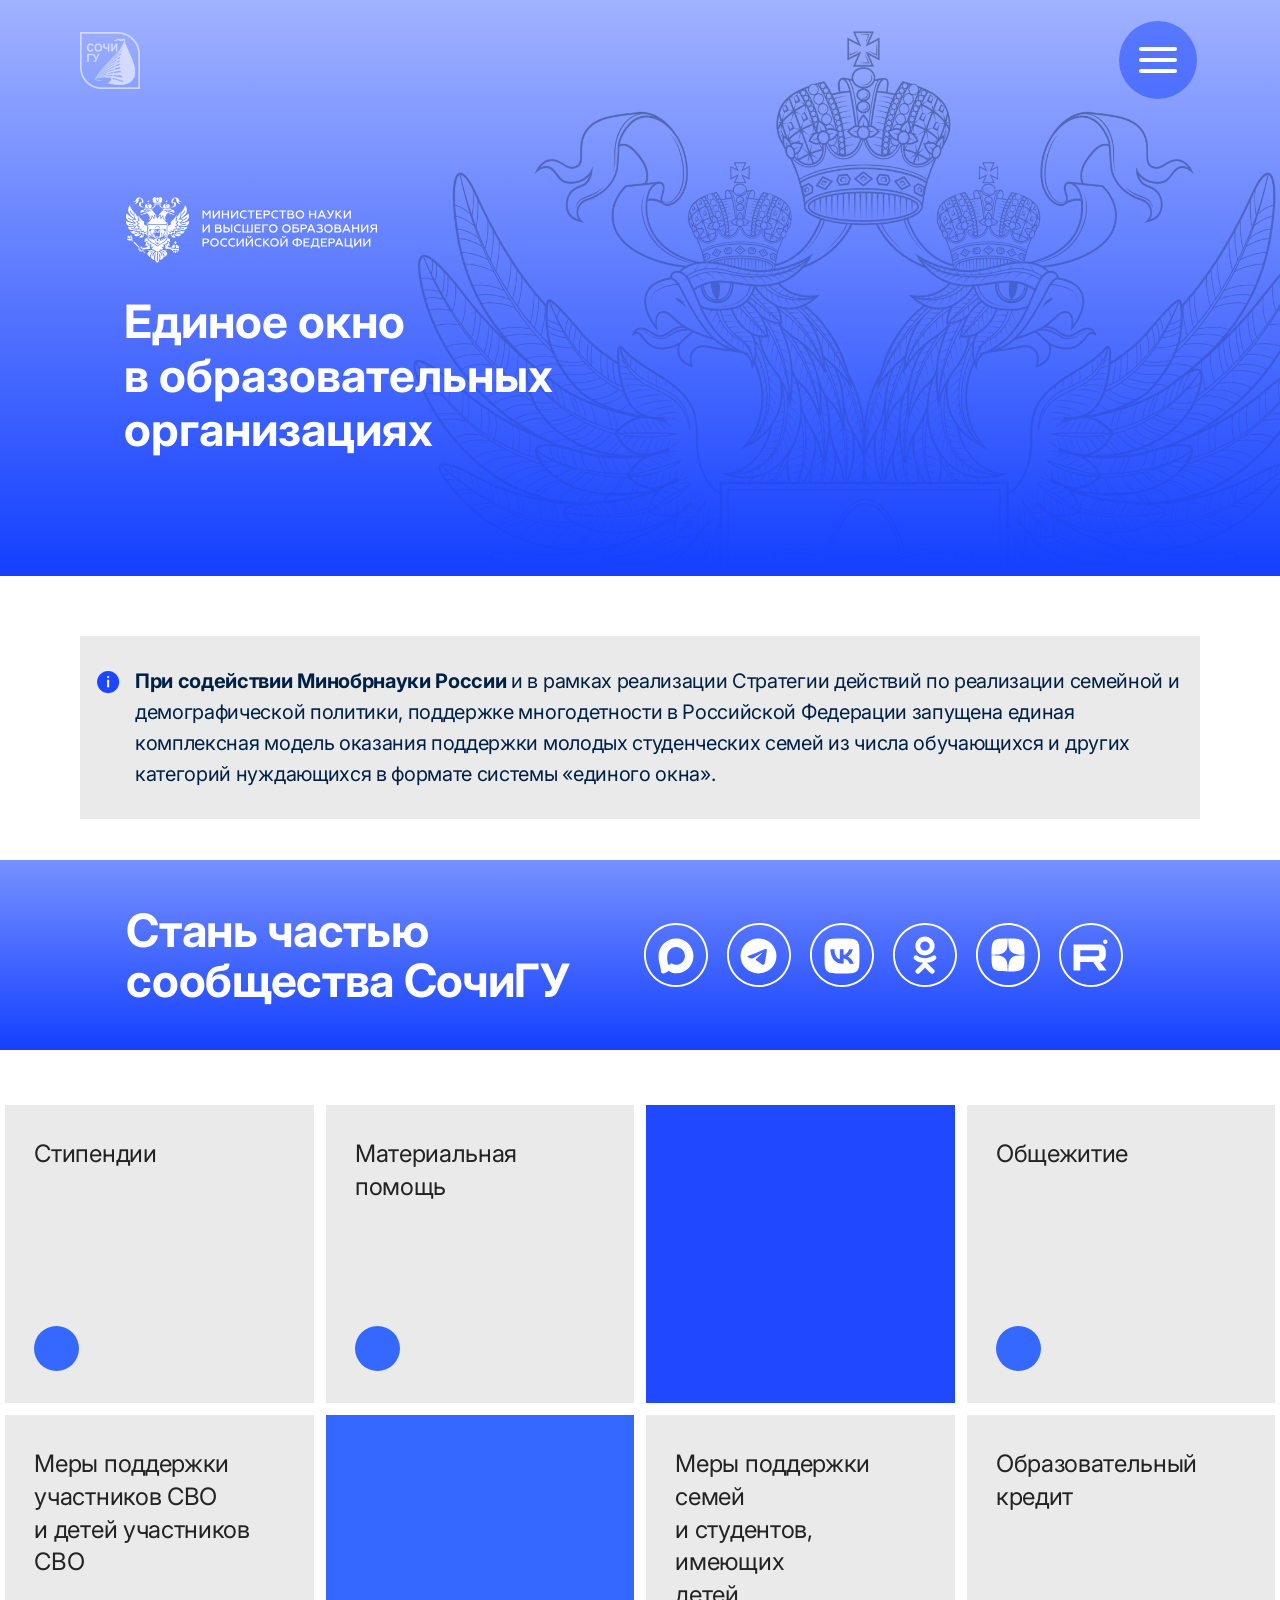
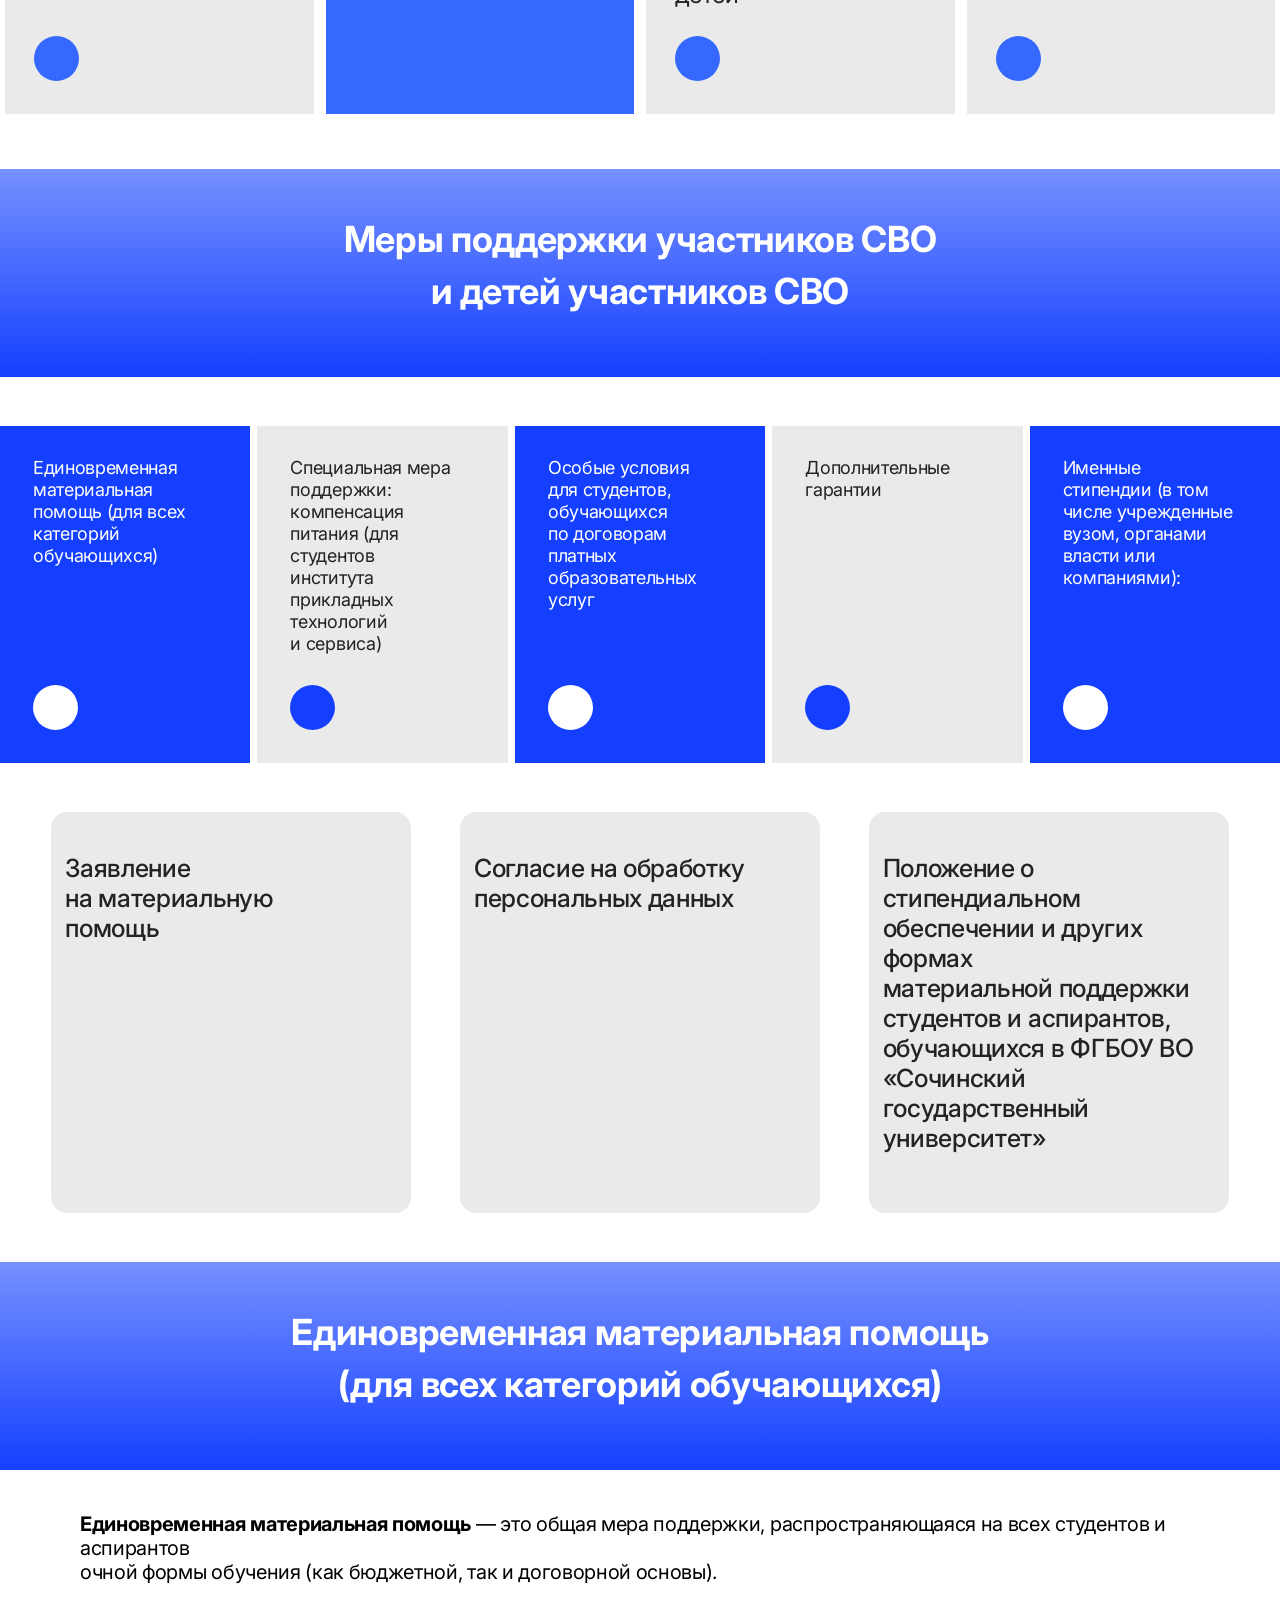
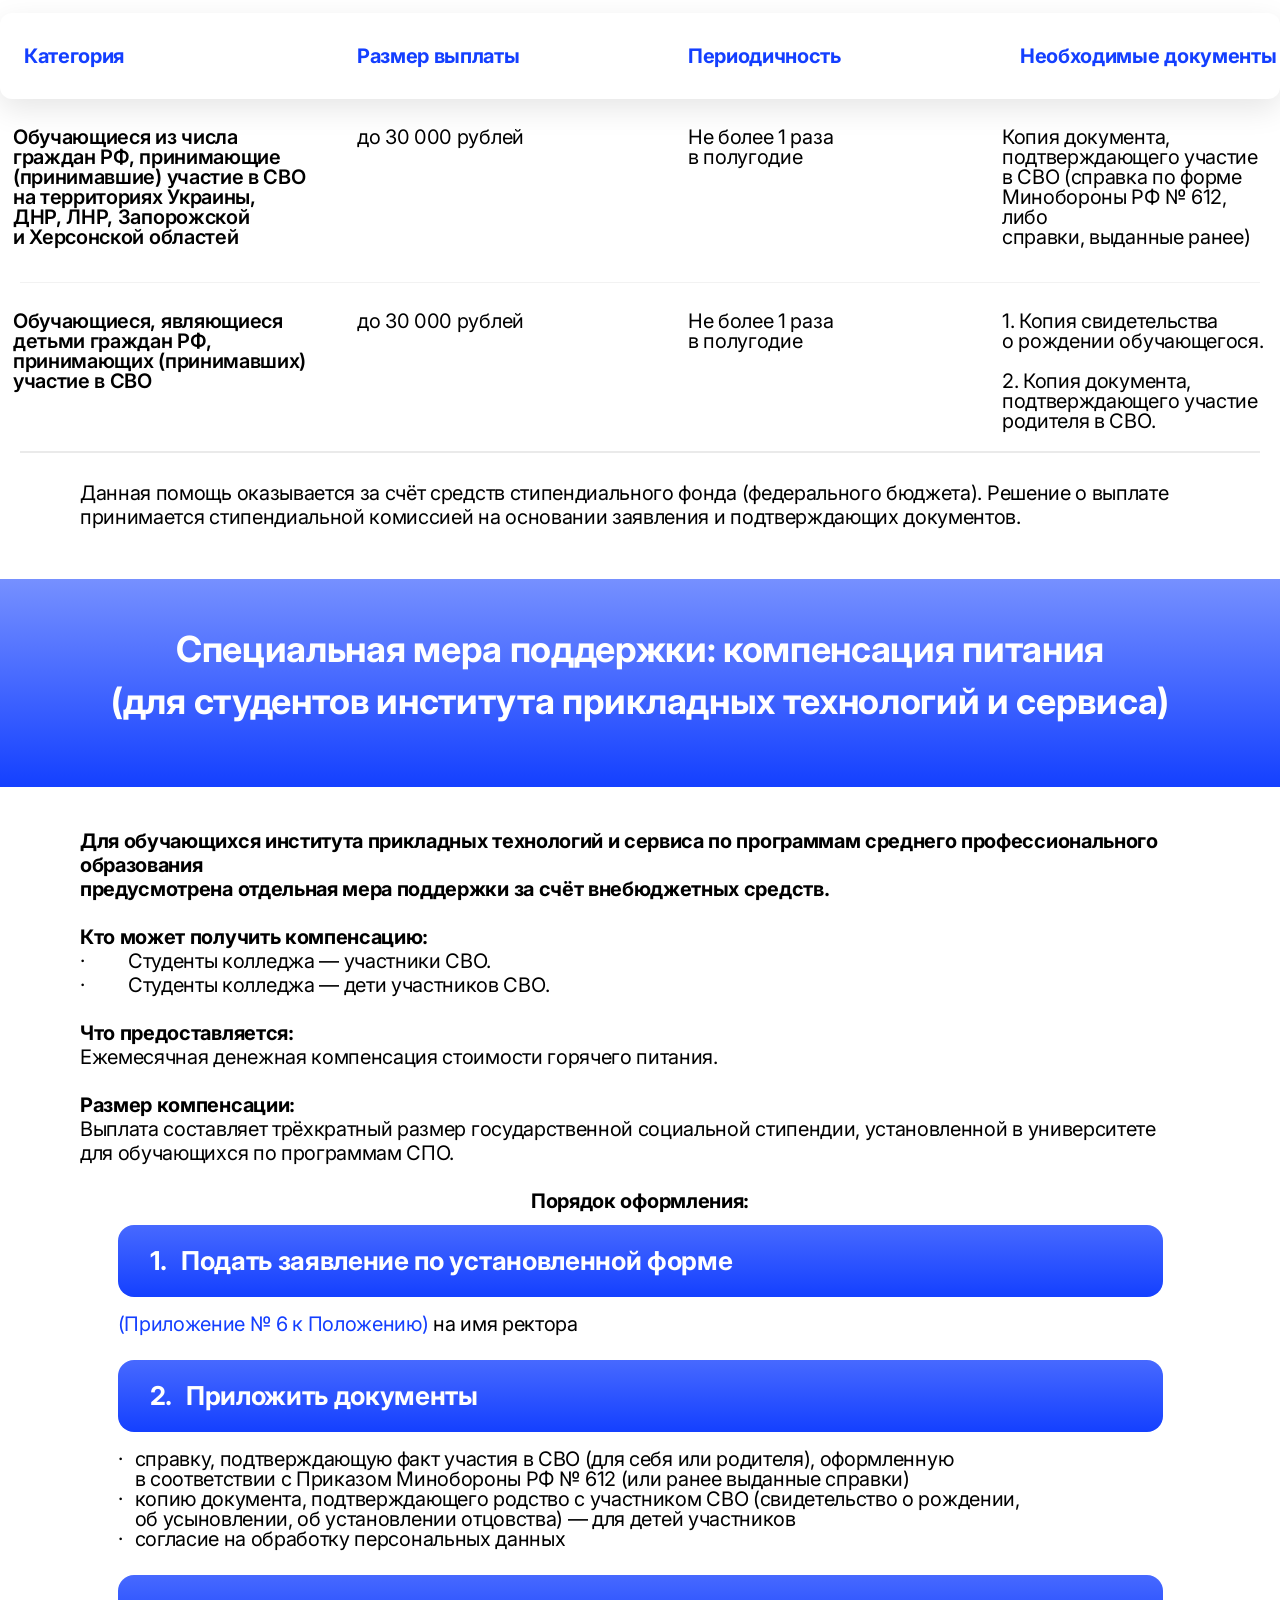
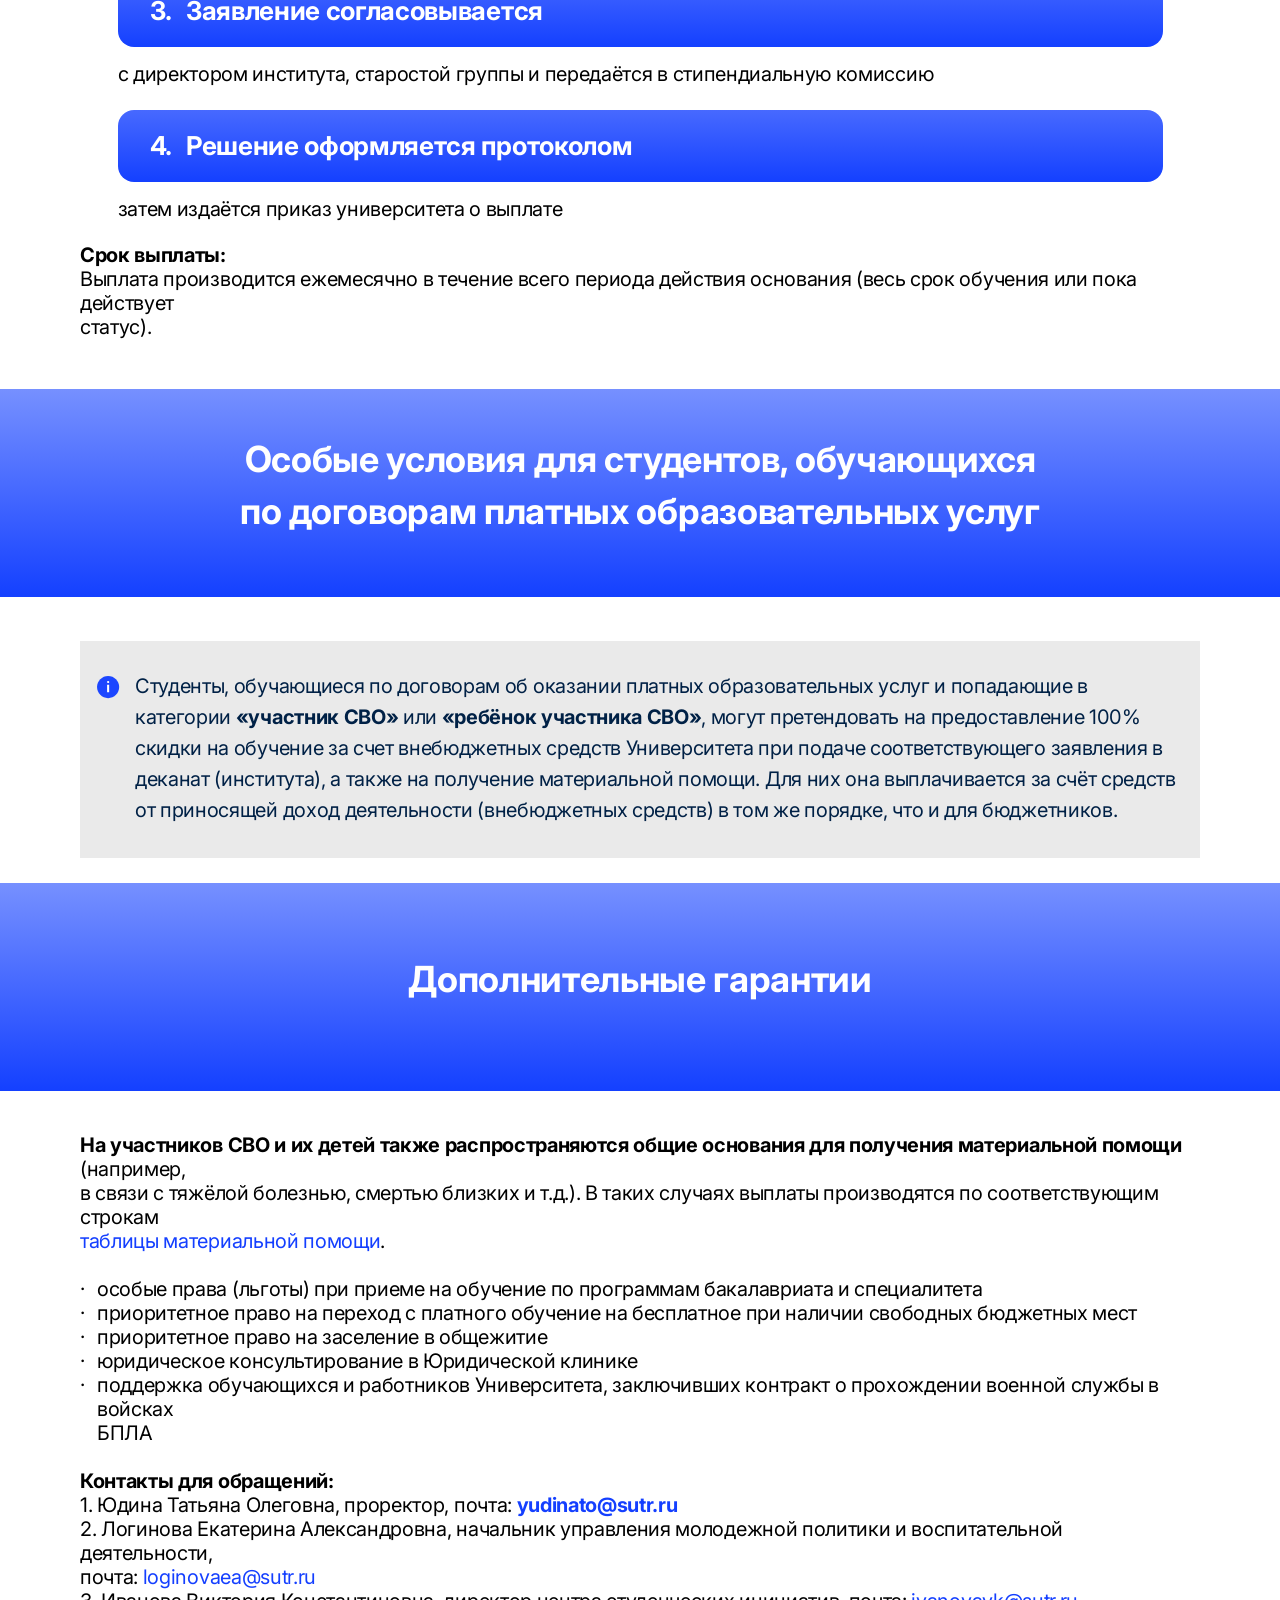
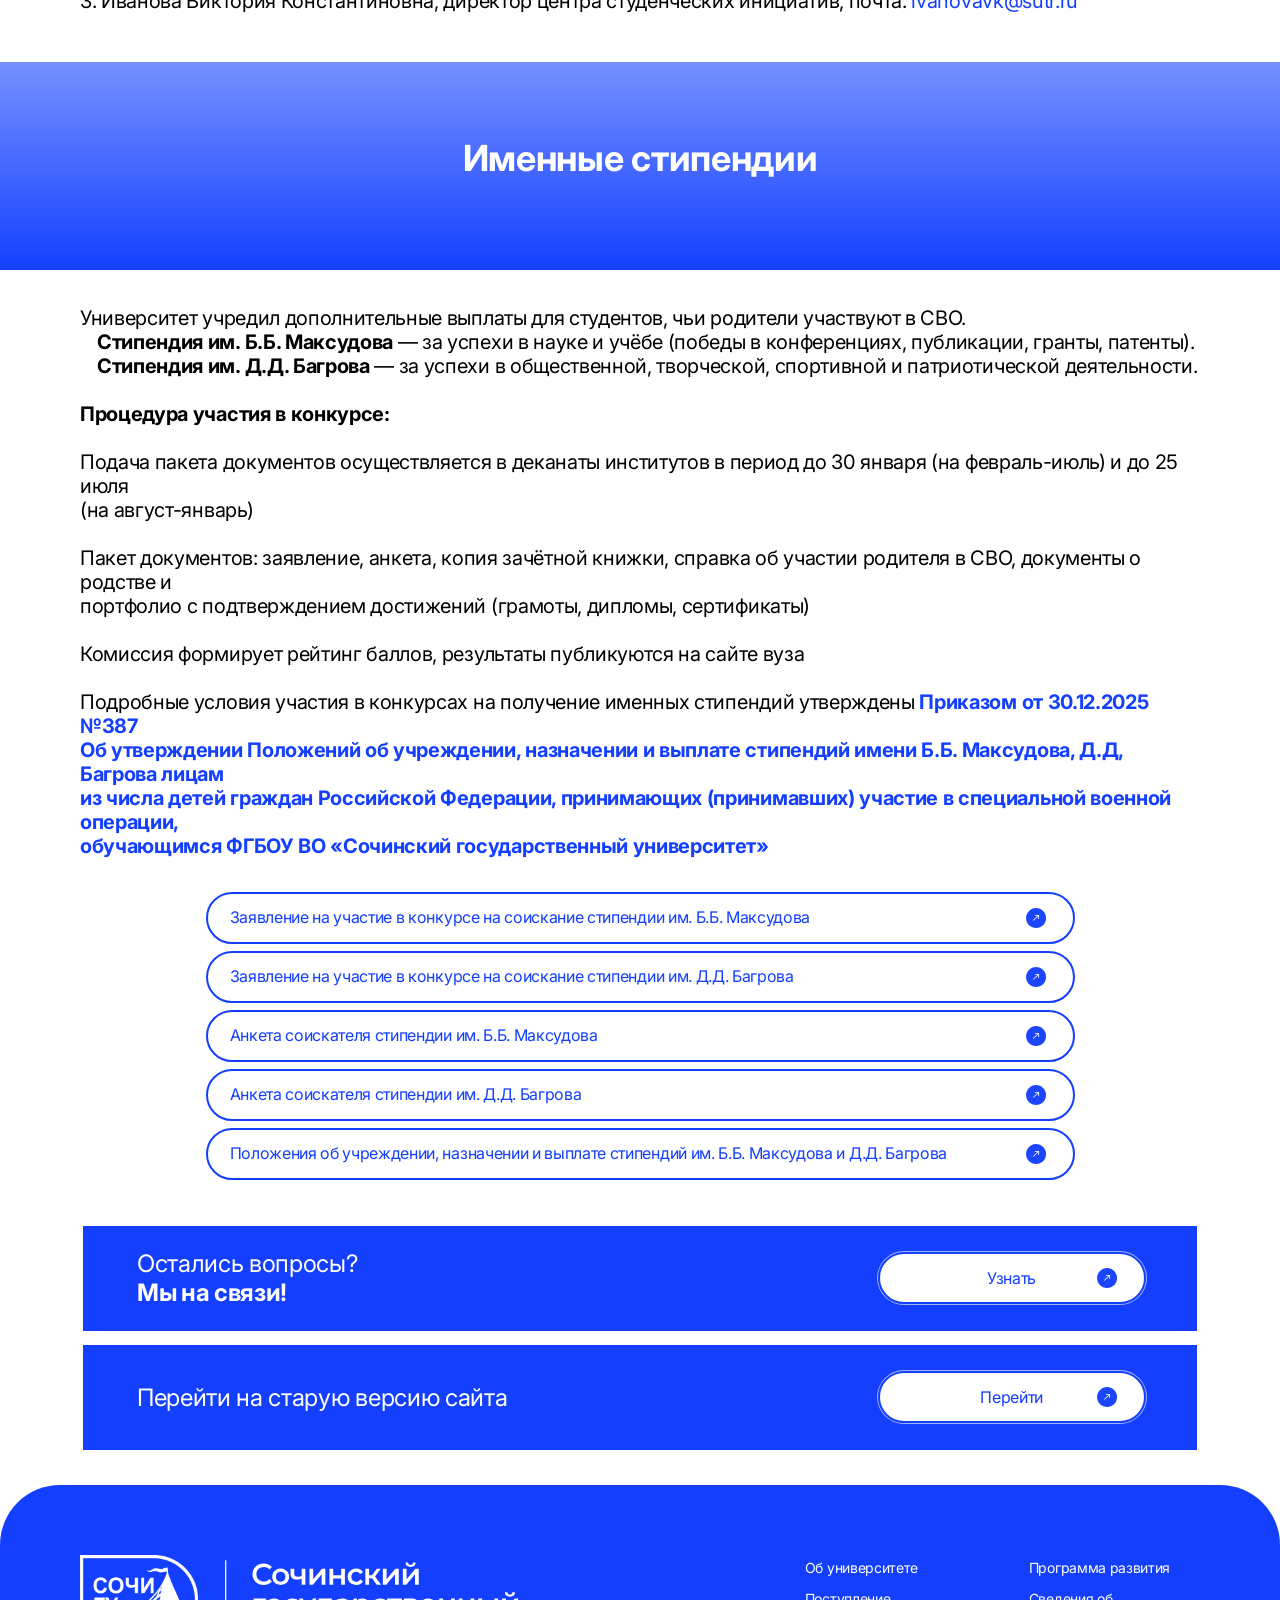
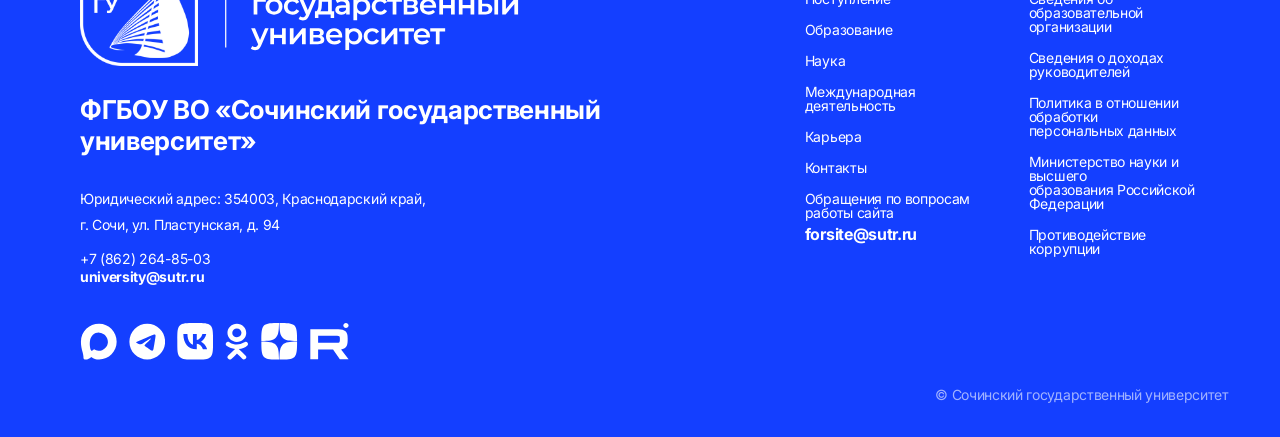
<file: svo.html>
<!DOCTYPE html>
<html lang="ru">
<head>
  <meta charset="UTF-8">
  <meta name="viewport" content="width=device-width, initial-scale=1.0">
  <title>Меры поддержки участников СВО — Единое окно — СочиГУ</title>
  <meta name="description" content="Меры поддержки участников СВО и их детей в СочиГУ: материальная помощь, компенсация питания, скидка на обучение, гарантии, именные стипендии.">
  <meta name="theme-color" content="#143fff">
  <link rel="icon" href="assets/window/logo.png">
  <link rel="preconnect" href="https://fonts.googleapis.com">
  <link rel="preconnect" href="https://fonts.gstatic.com" crossorigin>
  <link href="https://fonts.googleapis.com/css2?family=Inter:wght@400;500;700&family=Onest:wght@400;600&display=swap" rel="stylesheet">
  <link rel="stylesheet" href="css/window.css">
  <script>(function(d){d.classList.add("js");try{var c=document.createElement("canvas").getContext("2d"),t="Единое окно СочиГУ";c.font="20px monospace";var m=c.measureText(t).width;c.font="20px -apple-system,BlinkMacSystemFont,monospace";if(c.measureText(t).width===m)d.classList.add("no-sf")}catch(e){}})(document.documentElement)</script>
</head>
<body class="page-section page-svo">
  <a class="skip-link" href="#main">Перейти к содержанию</a>
  <button class="burger" type="button" aria-expanded="false" aria-controls="menu" aria-label="Открыть меню"><span class="burger__lines" aria-hidden="true"><i></i><i></i><i></i></span></button>
  <nav class="menu" id="menu" aria-label="Разделы единого окна" aria-hidden="true">
    <ul>
      <li><a href="index.html">Все услуги</a></li>
      <li><a href="stipendii.html">Стипендии</a></li>
      <li><a href="materialnaya-pomoshch.html">Материальная помощь</a></li>
      <li><a href="obschezhitie.html">Общежитие</a></li>
      <li><a href="svo.html">Меры поддержки участников СВО</a></li>
      <li><a href="semyi.html">Меры поддержки семей</a></li>
      <li><a href="obrazovatelnyj-kredit.html">Образовательный кредит</a></li>
      <li><a href="psihologicheskaya-pomoshch.html">Психологическая помощь</a></li>
      <li><a href="yuridicheskaya-pomoshch.html">Юридическая помощь</a></li>
    </ul>
  </nav>
  <header class="hero">
    <div class="wrap">
      <a class="hero__logo" href="index.html" aria-label="СочиГУ — Единое окно"><img src="assets/window/logo.png" width="60" height="57" alt=""></a>
      <img class="hero__eagle" src="assets/window/eagle.webp" width="902" height="1037" alt="" aria-hidden="true">
      <div class="hero__body">
        <img class="hero__ministry" src="assets/window/icons/ministry.svg" width="258" height="74" alt="Министерство науки и высшего образования Российской Федерации">
        <p class="hero__title">Единое окно <br>в образовательных <br>организациях</p>
      </div>
    </div>
  </header>
  <main id="main">
    <div class="notice">
      <p><b>При содействии Минобрнауки России</b> и в рамках реализации Стратегии действий по реализации семейной и демографической политики, поддержке многодетности в Российской Федерации запущена единая комплексная модель оказания поддержки молодых студенческих семей из числа обучающихся и других категорий нуждающихся в формате системы «единого окна».</p>
    </div>
    <section class="community" aria-labelledby="community-title">
      <div class="wrap">
        <h2 id="community-title">Стань частью <br>сообщества СочиГУ</h2>
        <div class="socials"><a href="https://max.ru/id2320051199_biz" target="_blank" rel="noopener" aria-label="MAX"><svg aria-hidden="true" focusable="false" xmlns="http://www.w3.org/2000/svg" viewBox="0 0 68 68"><path d="M34.39 52.9C30.85 52.9 29.21 52.38 26.36 50.31C24.55 52.64 18.84 54.46 18.59 51.34C18.59 49 18.07 47.03 17.49 44.87C16.79 42.21 16 39.25 16 34.96C16 24.71 24.37 17 34.29 17C44.22 17 52 25.09 52 35.05C52.03 44.86 44.15 52.84 34.39 52.9M34.53 25.86C29.7 25.61 25.94 28.97 25.1 34.23C24.42 38.59 25.64 43.9 26.68 44.18C27.17 44.3 28.43 43.28 29.21 42.49C30.51 43.39 32.01 43.93 33.58 44.06C38.58 44.3 42.86 40.47 43.2 35.45C43.39 30.42 39.54 26.15 34.53 25.87L34.53 25.86" fill="currentColor"/><path d="M66 34L65 34C65 51.12 51.12 65 34 65L34 66L34 67C52.23 67 67 52.23 67 34L66 34M34 66L34 65C16.88 65 3 51.12 3 34L2 34L1 34C1 52.23 15.77 67 34 67L34 66M2 34L3 34C3 16.88 16.88 3 34 3L34 2L34 1C15.77 1 1 15.77 1 34L2 34M34 2L34 3C51.12 3 65 16.88 65 34L66 34L67 34C67 15.77 52.23 1 34 1L34 2" fill="currentColor"/></svg></a><a href="https://t.me/sochi_university" target="_blank" rel="noopener" aria-label="Telegram"><svg aria-hidden="true" focusable="false" xmlns="http://www.w3.org/2000/svg" viewBox="0 0 68 68"><path d="M33.5 17C38.41 17 43.11 18.9 46.58 22.27C50.05 25.65 52 30.23 52 35C52 39.77 50.05 44.35 46.58 47.73C43.11 51.1 38.41 53 33.5 53C28.59 53 23.89 51.1 20.42 47.73C16.95 44.35 15 39.77 15 35C15 30.23 16.95 25.65 20.42 22.27C23.89 18.9 28.59 17 33.5 17M41.07 27.84C40.37 27.85 39.3 28.21 34.16 30.29C32.37 31.02 28.77 32.52 23.38 34.81C22.5 35.15 22.04 35.48 22 35.8C21.92 36.43 22.84 36.62 24 36.99C24.94 37.29 26.21 37.64 26.87 37.65C27.47 37.66 28.14 37.42 28.88 36.93C33.92 33.62 36.52 31.95 36.68 31.91C36.8 31.88 36.96 31.85 37.06 31.95C37.17 32.04 37.16 32.22 37.15 32.26C37.06 32.65 32.33 36.83 32.06 37.11C31.02 38.16 29.83 38.8 31.66 39.98C33.24 40.99 34.16 41.64 35.78 42.67C36.82 43.34 37.64 44.12 38.72 44.03C39.21 43.98 39.72 43.53 39.98 42.18C40.59 39 41.8 32.09 42.07 29.24C42.1 28.99 42.07 28.67 42.05 28.53C42.02 28.39 41.97 28.19 41.78 28.05C41.56 27.87 41.22 27.83 41.07 27.84" fill="currentColor"/><path d="M66 34L65 34C65 51.12 51.12 65 34 65L34 66L34 67C52.23 67 67 52.23 67 34L66 34M34 66L34 65C16.88 65 3 51.12 3 34L2 34L1 34C1 52.23 15.77 67 34 67L34 66M2 34L3 34C3 16.88 16.88 3 34 3L34 2L34 1C15.77 1 1 15.77 1 34L2 34M34 2L34 3C51.12 3 65 16.88 65 34L66 34L67 34C67 15.77 52.23 1 34 1L34 2" fill="currentColor"/></svg></a><a href="https://sochi.university/" target="_blank" rel="noopener" aria-label="ВКонтакте"><svg aria-hidden="true" focusable="false" xmlns="http://www.w3.org/2000/svg" viewBox="0 0 68 68"><path d="M18.53 19.53C16 22.06 16 26.13 16 34.28L16 35.72C16 43.87 16 47.94 18.53 50.47C21.06 53 25.13 53 33.28 53L34.72 53C42.87 53 46.94 53 49.47 50.47C52 47.94 52 43.87 52 35.72L52 34.28C52 26.13 52 22.06 49.47 19.53C46.94 17 42.87 17 34.72 17L33.28 17C25.13 17 21.06 17 18.53 19.53M22.08 27.95C22.27 37.31 26.95 42.94 35.16 42.94L35.62 42.94L35.62 37.58C38.64 37.88 40.91 40.09 41.83 42.94L46.09 42.94C44.92 38.68 41.84 36.32 39.92 35.42C41.84 34.31 44.54 31.61 45.19 27.95L41.32 27.95C40.48 30.92 37.99 33.62 35.62 33.88L35.62 27.95L31.75 27.95L31.75 38.33C29.35 37.73 26.32 34.82 26.19 27.95L22.08 27.95" fill="currentColor" fill-rule="evenodd"/><path d="M66 34L65 34C65 51.12 51.12 65 34 65L34 66L34 67C52.23 67 67 52.23 67 34L66 34M34 66L34 65C16.88 65 3 51.12 3 34L2 34L1 34C1 52.23 15.77 67 34 67L34 66M2 34L3 34C3 16.88 16.88 3 34 3L34 2L34 1C15.77 1 1 15.77 1 34L2 34M34 2L34 3C51.12 3 65 16.88 65 34L66 34L67 34C67 15.77 52.23 1 34 1L34 2" fill="currentColor"/></svg></a><a href="https://ok.ru/profile/578044851929" target="_blank" rel="noopener" aria-label="Одноклассники"><svg aria-hidden="true" focusable="false" xmlns="http://www.w3.org/2000/svg" viewBox="0 0 68 68"><path d="M32.07 42.05C29.04 41.74 26.3 41.01 23.96 39.21C23.66 38.99 23.36 38.77 23.1 38.52C22.07 37.55 21.97 36.45 22.78 35.31C23.48 34.33 24.64 34.07 25.85 34.63C26.09 34.74 26.31 34.87 26.53 35.02C30.89 37.96 36.9 38.05 41.28 35.15C41.71 34.83 42.18 34.56 42.72 34.42C43.76 34.16 44.74 34.54 45.3 35.44C45.94 36.46 45.93 37.46 45.14 38.26C43.93 39.48 42.47 40.36 40.85 40.98C39.32 41.56 37.64 41.85 35.98 42.05C36.23 42.32 36.35 42.45 36.51 42.6C38.76 44.82 41.03 47.04 43.27 49.27C44.04 50.03 44.2 50.97 43.78 51.85C43.32 52.82 42.29 53.45 41.27 53.38C40.63 53.34 40.13 53.03 39.69 52.59C37.99 50.91 36.25 49.26 34.59 47.55C34.1 47.05 33.87 47.15 33.44 47.58C31.73 49.31 29.99 51.01 28.24 52.7C27.45 53.46 26.51 53.6 25.6 53.16C24.63 52.7 24.02 51.73 24.07 50.76C24.1 50.1 24.43 49.6 24.89 49.14C27.12 46.96 29.35 44.77 31.57 42.58C31.72 42.43 31.86 42.28 32.07 42.05" fill="currentColor"/><path d="M33.92 34.44C28.51 34.43 24.06 30.02 24.1 24.7C24.13 19.32 28.57 14.99 34.04 15C39.52 15.01 43.92 19.41 43.89 24.85C43.87 30.16 39.39 34.46 33.92 34.44M38.85 24.71C38.84 22.07 36.69 19.97 34 19.97C31.29 19.96 29.13 22.1 29.15 24.77C29.17 27.4 31.33 29.49 34.03 29.48C36.71 29.47 38.85 27.35 38.85 24.71" fill="currentColor"/><path d="M66 34L65 34C65 51.12 51.12 65 34 65L34 66L34 67C52.23 67 67 52.23 67 34L66 34M34 66L34 65C16.88 65 3 51.12 3 34L2 34L1 34C1 52.23 15.77 67 34 67L34 66M2 34L3 34C3 16.88 16.88 3 34 3L34 2L34 1C15.77 1 1 15.77 1 34L2 34M34 2L34 3C51.12 3 65 16.88 65 34L66 34L67 34C67 15.77 52.23 1 34 1L34 2" fill="currentColor"/></svg></a><a href="https://dzen.ru/sochistateuniversity" target="_blank" rel="noopener" aria-label="Дзен"><svg aria-hidden="true" focusable="false" xmlns="http://www.w3.org/2000/svg" viewBox="0 0 68 68"><path d="M37.28 37.28C34.61 40.03 34.41 43.47 34.18 51C41.2 51 46.05 50.98 48.55 48.55C50.98 46.05 51 40.97 51 34.18C43.47 34.42 40.04 34.61 37.28 37.28M17 34.18C17 40.97 17.02 46.05 19.45 48.55C21.95 50.98 26.8 51 33.82 51C33.57 43.47 33.39 40.03 30.72 37.28C27.96 34.61 24.53 34.41 17 34.18M33.82 17C26.81 17 21.95 17.02 19.45 19.45C17.02 21.95 17 27.03 17 33.82C24.53 33.58 27.96 33.39 30.72 30.72C33.39 27.97 33.59 24.53 33.82 17M37.28 30.72C34.61 27.97 34.41 24.53 34.18 17C41.2 17 46.05 17.02 48.55 19.45C50.98 21.95 51 27.03 51 33.82C43.47 33.58 40.04 33.39 37.28 30.72" fill="currentColor"/><path d="M66 34L65 34C65 51.12 51.12 65 34 65L34 66L34 67C52.23 67 67 52.23 67 34L66 34M34 66L34 65C16.88 65 3 51.12 3 34L2 34L1 34C1 52.23 15.77 67 34 67L34 66M2 34L3 34C3 16.88 16.88 3 34 3L34 2L34 1C15.77 1 1 15.77 1 34L2 34M34 2L34 3C51.12 3 65 16.88 65 34L66 34L67 34C67 15.77 52.23 1 34 1L34 2" fill="currentColor"/></svg></a><a href="https://rutube.ru/channel/25548246/" target="_blank" rel="noopener" aria-label="Rutube"><svg aria-hidden="true" focusable="false" xmlns="http://www.w3.org/2000/svg" viewBox="0 0 68 68"><path d="M40.95 23.07L16 23.07L16 50L22.94 50L22.94 41.24L36.25 41.24L42.32 50L50.09 50L43.4 41.2C45.48 40.88 46.98 40.11 47.89 38.9C48.81 37.69 49.26 35.75 49.26 33.16L49.26 31.14C49.26 29.61 49.1 28.4 48.81 27.47C48.51 26.54 48.02 25.73 47.31 25.01C46.56 24.32 45.73 23.84 44.73 23.51C43.73 23.23 42.49 23.07 40.95 23.07M39.82 35.3L22.94 35.3L22.94 29.01L39.82 29.01C40.78 29.01 41.45 29.17 41.78 29.45C42.11 29.73 42.32 30.26 42.32 31.02L42.32 33.28C42.32 34.09 42.11 34.62 41.78 34.9C41.45 35.18 40.78 35.3 39.82 35.3L39.82 35.3" fill="currentColor"/><path d="M48.7 22.61C49.97 22.61 51 21.58 51 20.3C51 19.03 49.97 18 48.7 18C47.42 18 46.39 19.03 46.39 20.3C46.39 21.58 47.42 22.61 48.7 22.61" fill="currentColor"/><path d="M66 34L65 34C65 51.12 51.12 65 34 65L34 66L34 67C52.23 67 67 52.23 67 34L66 34M34 66L34 65C16.88 65 3 51.12 3 34L2 34L1 34C1 52.23 15.77 67 34 67L34 66M2 34L3 34C3 16.88 16.88 3 34 3L34 2L34 1C15.77 1 1 15.77 1 34L2 34M34 2L34 3C51.12 3 65 16.88 65 34L66 34L67 34C67 15.77 52.23 1 34 1L34 2" fill="currentColor"/></svg></a></div>
      </div>
    </section>
    <nav class="services" aria-label="Услуги единого окна">
  <a class="tile" href="stipendii.html">Стипендии<span class="tile__dot" aria-hidden="true"></span></a>
  <a class="tile" href="materialnaya-pomoshch.html">Материальная <br>помощь<span class="tile__dot" aria-hidden="true"></span></a>
  <div class="tile tile--blank" aria-hidden="true"></div>
  <a class="tile" href="obschezhitie.html">Общежитие<span class="tile__dot" aria-hidden="true"></span></a>
  <a class="tile" href="svo.html" aria-current="page">Меры поддержки <br>участников СВО <br>и детей участников СВО<span class="tile__dot" aria-hidden="true"></span></a>
  <div class="tile tile--blank tile--soft" aria-hidden="true"></div>
  <a class="tile" href="semyi.html">Меры поддержки семей <br>и студентов, имеющих <br>детей<span class="tile__dot" aria-hidden="true"></span></a>
  <a class="tile" href="obrazovatelnyj-kredit.html">Образовательный <br>кредит<span class="tile__dot" aria-hidden="true"></span></a>
    </nav>

    <h1 class="band"><span>Меры поддержки участников СВО <br>и детей участников СВО</span></h1>
    <nav class="topics topics--dense" aria-label="Разделы страницы">
      <div class="topics__row">
        <a class="topic topic--blue" href="#pomoshch">Единовременная <br>материальная <br>помощь (для всех <br>категорий <br>обучающихся)<span class="tile__dot" aria-hidden="true"></span></a>
        <a class="topic" href="#pitanie">Специальная мера <br>поддержки: <br>компенсация <br>питания (для <br>студентов <br>института <br>прикладных <br>технологий <br>и сервиса)<span class="tile__dot" aria-hidden="true"></span></a>
        <a class="topic topic--blue" href="#dogovor">Особые условия <br>для студентов, <br>обучающихся <br>по договорам <br>платных <br>образовательных <br>услуг<span class="tile__dot" aria-hidden="true"></span></a>
        <a class="topic" href="#garantii">Дополнительные <br>гарантии<span class="tile__dot" aria-hidden="true"></span></a>
        <a class="topic topic--blue" href="#imennye">Именные <br>стипендии (в том <br>числе учрежденные <br>вузом, органами <br>власти или <br>компаниями):<span class="tile__dot" aria-hidden="true"></span></a>
      </div>
    </nav>
    <div class="mp-docs">
      <a class="mp-doc" href="https://disk.yandex.ru/d/3_Bt8bKTczT25Q/%D0%94%D0%BE%D0%BA%D1%83%D0%BC%D0%B5%D0%BD%D1%82%D1%8B%20%D0%BD%D0%B0%20%D0%B2%D0%BA%D0%BB%D0%B0%D0%B4%D0%BA%D1%83%20%D0%9C%D0%B0%D1%82%D0%B5%D1%80%D0%B8%D0%B0%D0%BB%D1%8C%D0%BD%D0%B0%D1%8F%20%D0%BF%D0%BE%D0%BC%D0%BE%D1%89%D1%8C/%D0%97%D0%B0%D1%8F%D0%B2%D0%BB%D0%B5%D0%BD%D0%B8%D0%B5/%D0%9C%D0%B0%D1%82%D0%B5%D1%80%D0%B8%D0%B0%D0%BB%D1%8C%D0%BD%D0%B0%D1%8F%20%D0%BF%D0%BE%D0%BC%D0%BE%D1%89%D1%8C.docx" target="_blank" rel="noopener">Заявление <br>на материальную <br>помощь<span class="pill__ico" aria-hidden="true"></span></a>
      <a class="mp-doc" href="https://disk.yandex.ru/d/3_Bt8bKTczT25Q/%D0%94%D0%BE%D0%BA%D1%83%D0%BC%D0%B5%D0%BD%D1%82%D1%8B%20%D0%BD%D0%B0%20%D0%B2%D0%BA%D0%BB%D0%B0%D0%B4%D0%BA%D1%83%20%D0%9C%D0%B0%D1%82%D0%B5%D1%80%D0%B8%D0%B0%D0%BB%D1%8C%D0%BD%D0%B0%D1%8F%20%D0%BF%D0%BE%D0%BC%D0%BE%D1%89%D1%8C/%D0%9E%D0%B1%D1%80%D0%B0%D0%B1%D0%BE%D1%82%D0%BA%D0%B0%20%D0%BF%D0%B5%D1%80%D1%81%D0%BE%D0%BD%D0%B0%D0%BB%D1%8C%D0%BD%D1%8B%D1%85%20%D0%B4%D0%B0%D0%BD%D0%BD%D1%8B%D1%85/%D0%9C%D0%B0%D1%82%D0%B5%D1%80%D0%B8%D0%B0%D0%BB%D1%8C%D0%BD%D0%B0%D1%8F%20%D0%BF%D0%BE%D0%BC%D0%BE%D1%89%D1%8C%20%D1%81%D0%BE%D0%B3%D0%BB%D0%B0%D1%81%D0%B8%D0%B5.docx" target="_blank" rel="noopener">Согласие на обработку <br>персональных данных<span class="pill__ico" aria-hidden="true"></span></a>
      <a class="mp-doc" href="https://disk.yandex.ru/d/3_Bt8bKTczT25Q/%D0%94%D0%BE%D0%BA%D1%83%D0%BC%D0%B5%D0%BD%D1%82%D1%8B%20%D0%BD%D0%B0%20%D0%B2%D0%BA%D0%BB%D0%B0%D0%B4%D0%BA%D1%83%20%D0%9C%D0%B5%D1%80%D1%8B%20%D0%BF%D0%BE%D0%B4%D0%B4%D0%B5%D1%80%D0%B6%D0%BA%D0%B8%20%D1%83%D1%87%D0%B0%D1%81%D1%82%D0%BD%D0%B8%D0%BA%D0%BE%D0%B2%20%D0%A1%D0%92%D0%9E%20/%D0%9F%D0%BE%D0%BB%D0%BE%D0%B6%D0%B5%D0%BD%D0%B8%D0%B5%20%D0%BE%20%D1%81%D1%82%D0%B8%D0%BF%D0%B5%D0%BD%D0%B4%D0%B8%D0%B0%D0%BB%D1%8C%D0%BD%D0%BE%D0%BC%20%D0%BE%D0%B1%D0%B5%D1%81%D0%BF%D0%B5%D1%87%D0%B5%D0%BD%D0%B8%D0%B8%20%D0%B8%20%D0%B4%D1%80%D1%83%D0%B3%D0%B8%D1%85%20%D0%B2%D0%B8%D0%B4%D0%BE%D0%B2%20%D0%BC%D0%B0%D1%82%D0%B5%D1%80%D0%B8%D0%B0%D0%BB%D1%8C%D0%BD%D0%BE%D0%B9%20%D0%BF%D0%BE%D0%B4%D0%B4%D0%B5%D1%80%D0%B6%D0%BA%D0%B8%20%D1%81%D1%82%D1%83%D0%B4%D0%B5%D0%BD%D1%82%D0%BE%D0%B2%20%D0%B8%20%D0%B0%D1%81%D0%BF%D0%B8%D1%80%D0%B0%D0%BD%D1%82%D0%BE%D0%B2%20%284%29%20%282%29.pdf" target="_blank" rel="noopener">Положение о стипендиальном <br>обеспечении и других формах <br>материальной поддержки <br>студентов и аспирантов, <br>обучающихся в ФГБОУ ВО <br>«Сочинский государственный <br>университет»<span class="pill__ico" aria-hidden="true"></span></a>
    </div>

    <h2 class="band" id="pomoshch" style="--mt:49px"><span>Единовременная материальная помощь <br>(для всех категорий обучающихся)</span></h2>
    <div class="sec__body prose prose--24 svo-lead">
      <p><b>Единовременная материальная помощь</b> — это общая мера поддержки, распространяющаяся на всех студентов и аспирантов <br>очной формы обучения (как бюджетной, так и договорной основы).</p>
    </div>
    <div class="aid svo-table" role="table" aria-label="Единовременная материальная помощь">
      <div class="aid__head" role="row"><span role="columnheader">Категория</span><span role="columnheader">Размер выплаты</span><span role="columnheader">Периодичность</span><span role="columnheader">Необходимые документы</span></div>
      <div class="aid__row" role="row"><span role="cell">Обучающиеся из числа <br>граждан РФ, принимающие <br>(принимавшие) участие в СВО <br>на территориях Украины, <br>ДНР, ЛНР, Запорожской <br>и Херсонской областей</span><span role="cell" data-label="Размер выплаты">до 30 000 рублей</span><span role="cell" data-label="Периодичность">Не более 1 раза <br>в полугодие</span><span role="cell" data-label="Необходимые документы">Копия документа, <br>подтверждающего участие <br>в СВО (справка по форме <br>Минобороны РФ № 612, либо <br>справки, выданные ранее)</span></div>
      <div class="aid__row" role="row"><span role="cell">Обучающиеся, являющиеся <br>детьми граждан РФ, <br>принимающих (принимавших) <br>участие в СВО</span><span role="cell" data-label="Размер выплаты">до 30 000 рублей</span><span role="cell" data-label="Периодичность">Не более 1 раза <br>в полугодие</span><span role="cell" data-label="Необходимые документы">1. Копия свидетельства <br>о рождении обучающегося.<span class="sp"></span>2. Копия документа, <br>подтверждающего участие <br>родителя в СВО.</span></div>
    </div>
    <div class="sec__body prose prose--24 svo-after">
      <p>Данная помощь оказывается за счёт средств стипендиального фонда (федерального бюджета). Решение о выплате <br>принимается стипендиальной комиссией на основании заявления и подтверждающих документов.</p>
    </div>

    <h2 class="band" id="pitanie" style="--mt:50px"><span>Специальная мера поддержки: компенсация питания <br>(для студентов института прикладных технологий и сервиса)</span></h2>
    <section class="sec__body prose prose--24 svo-sec" aria-label="Компенсация питания">
      <p><b>Для обучающихся института прикладных технологий и сервиса по программам среднего профессионального образования <br>предусмотрена отдельная мера поддержки за счёт внебюджетных средств.</b></p>
      <div><p><b>Кто может получить компенсацию:</b></p><ul class="dot-list dot-list--48"><li>Студенты колледжа — участники СВО.</li><li>Студенты колледжа — дети участников СВО.</li></ul></div>
      <p><b>Что предоставляется:</b> <br>Ежемесячная денежная компенсация стоимости горячего питания.</p>
      <p><b>Размер компенсации:</b> <br>Выплата составляет трёхкратный размер государственной социальной стипендии, установленной в университете <br>для обучающихся по программам СПО.</p>
      <p class="svo-center"><b>Порядок оформления:</b></p>
    </section>
    <ol class="steps steps--sm" aria-label="Порядок оформления компенсации">
      <li class="step"><h3 class="step__bar"><span>1.</span>Подать заявление по установленной форме</h3><div class="step__body prose"><p><a class="link-plain" href="https://disk.yandex.ru/d/3_Bt8bKTczT25Q/%D0%94%D0%BE%D0%BA%D1%83%D0%BC%D0%B5%D0%BD%D1%82%D1%8B%20%D0%BD%D0%B0%20%D0%B2%D0%BA%D0%BB%D0%B0%D0%B4%D0%BA%D1%83%20%D0%9C%D0%B5%D1%80%D1%8B%20%D0%BF%D0%BE%D0%B4%D0%B4%D0%B5%D1%80%D0%B6%D0%BA%D0%B8%20%D1%83%D1%87%D0%B0%D1%81%D1%82%D0%BD%D0%B8%D0%BA%D0%BE%D0%B2%20%D0%A1%D0%92%D0%9E%20/%D0%9F%D0%BE%D0%BB%D0%BE%D0%B6%D0%B5%D0%BD%D0%B8%D0%B5%20%D0%BE%20%D1%81%D1%82%D0%B8%D0%BF%D0%B5%D0%BD%D0%B4%D0%B8%D0%B0%D0%BB%D1%8C%D0%BD%D0%BE%D0%BC%20%D0%BE%D0%B1%D0%B5%D1%81%D0%BF%D0%B5%D1%87%D0%B5%D0%BD%D0%B8%D0%B8%20%D0%B8%20%D0%B4%D1%80%D1%83%D0%B3%D0%B8%D1%85%20%D0%B2%D0%B8%D0%B4%D0%BE%D0%B2%20%D0%BC%D0%B0%D1%82%D0%B5%D1%80%D0%B8%D0%B0%D0%BB%D1%8C%D0%BD%D0%BE%D0%B9%20%D0%BF%D0%BE%D0%B4%D0%B4%D0%B5%D1%80%D0%B6%D0%BA%D0%B8%20%D1%81%D1%82%D1%83%D0%B4%D0%B5%D0%BD%D1%82%D0%BE%D0%B2%20%D0%B8%20%D0%B0%D1%81%D0%BF%D0%B8%D1%80%D0%B0%D0%BD%D1%82%D0%BE%D0%B2%20%284%29%20%282%29.pdf" target="_blank" rel="noopener">(Приложение № 6 к Положению)</a> на имя ректора</p></div></li>
      <li class="step"><h3 class="step__bar"><span>2.</span>Приложить документы</h3><div class="step__body prose"><ul class="dot-list dot-list--tight"><li>справку, подтверждающую факт участия в СВО (для себя или родителя), оформленную <br>в соответствии с Приказом Минобороны РФ № 612 (или ранее выданные справки)</li><li>копию документа, подтверждающего родство с участником СВО (свидетельство о рождении, <br>об усыновлении, об установлении отцовства) — для детей участников</li><li>согласие на обработку персональных данных</li></ul></div></li>
      <li class="step"><h3 class="step__bar"><span>3.</span>Заявление согласовывается</h3><div class="step__body prose"><p>с директором института, старостой группы и передаётся в стипендиальную комиссию</p></div></li>
      <li class="step"><h3 class="step__bar"><span>4.</span>Решение оформляется протоколом</h3><div class="step__body prose"><p>затем издаётся приказ университета о выплате</p></div></li>
    </ol>
    <div class="sec__body prose prose--24 svo-term">
      <p><b>Срок выплаты:</b> <br>Выплата производится ежемесячно в течение всего периода действия основания (весь срок обучения или пока действует <br>статус).</p>
    </div>

    <h2 class="band" id="dogovor" style="--mt:50px"><span>Особые условия для студентов, обучающихся <br>по договорам платных образовательных услуг</span></h2>
    <div class="notice svo-notice">
      <p>Студенты, обучающиеся по договорам об оказании платных образовательных услуг и попадающие в категории <br><b>«участник СВО»</b> или <b>«ребёнок участника СВО»</b>, могут претендовать на предоставление 100% скидки на обучение <br>за счет внебюджетных средств Университета при подаче соответствующего заявления в деканат (института), <br>а также на получение материальной помощи. Для них она выплачивается за счёт средств от приносящей доход <br>деятельности (внебюджетных средств) в том же порядке, что и для бюджетников.</p>
    </div>

    <h2 class="band" id="garantii" style="--mt:25px"><span>Дополнительные гарантии</span></h2>
    <section class="sec__body prose prose--24 svo-sec" aria-label="Дополнительные гарантии">
      <p><b>На участников СВО и их детей также распространяются общие основания для получения материальной помощи</b> (например, <br>в связи с тяжёлой болезнью, смертью близких и т.д.). В таких случаях выплаты производятся по соответствующим строкам <br><a class="link-plain" href="materialnaya-pomoshch.html#vidy">таблицы материальной помощи</a>.</p>
      <ul class="dot-list dot-list--tight">
        <li>особые права (льготы) при приеме на обучение по программам бакалавриата и специалитета</li>
        <li>приоритетное право на переход с платного обучение на бесплатное при наличии свободных бюджетных мест</li>
        <li>приоритетное право на заселение в общежитие</li>
        <li>юридическое консультирование в Юридической клинике</li>
        <li>поддержка обучающихся и работников Университета, заключивших контракт о прохождении военной службы в войсках <br>БПЛА</li>
      </ul>
      <p class="keep-br"><b>Контакты для обращений:</b> <br>1. Юдина Татьяна Олеговна, проректор, почта: <a class="link-plain" href="mailto:yudinato@sutr.ru"><b>yudinato@sutr.ru</b></a> <br>2. Логинова Екатерина Александровна, начальник управления молодежной политики и воспитательной деятельности, <br>почта: <a class="link-plain" href="mailto:loginovaea@sutr.ru">loginovaea@sutr.ru</a> <br>3. Иванова Виктория Константиновна, директор центра студенческих инициатив, почта: <a class="link-plain" href="mailto:ivanovavk@sutr.ru">ivanovavk@sutr.ru</a></p>
    </section>

    <h2 class="band" id="imennye" style="--mt:49px"><span>Именные стипендии</span></h2>
    <section class="sec__body named svo-named prose prose--24" aria-label="Именные стипендии">
      <p>Университет учредил дополнительные выплаты для студентов, чьи родители участвуют в СВО. <br><span class="indent" style="display:inline-block"><b>Стипендия им. Б.Б. Максудова</b> — за успехи в науке и учёбе (победы в конференциях, публикации, гранты, патенты).</span> <br><span class="indent" style="display:inline-block"><b>Стипендия им. Д.Д. Багрова</b> — за успехи в общественной, творческой, спортивной и патриотической деятельности.</span></p>
      <p><b>Процедура участия в конкурсе:</b></p>
      <p>Подача пакета документов осуществляется в деканаты институтов в период до 30 января (на февраль-июль) и до 25 июля <br>(на август-январь)</p>
      <p>Пакет документов: заявление, анкета, копия зачётной книжки, справка об участии родителя в СВО, документы о родстве и <br>портфолио с подтверждением достижений (грамоты, дипломы, сертификаты)</p>
      <p>Комиссия формирует рейтинг баллов, результаты публикуются на сайте вуза</p>
      <p>Подробные условия участия в конкурсах на получение именных стипендий утверждены <a class="link" href="https://disk.yandex.ru/d/3_Bt8bKTczT25Q/%D0%94%D0%BE%D0%BA%D1%83%D0%BC%D0%B5%D0%BD%D1%82%D1%8B%20%D0%BD%D0%B0%20%D0%B2%D0%BA%D0%BB%D0%B0%D0%B4%D0%BA%D1%83%20%D0%A1%D1%82%D0%B8%D0%BF%D0%B5%D0%BD%D0%B4%D0%B8%D0%B8/%D0%98%D0%BC%D0%B5%D0%BD%D0%BD%D1%8B%D0%B5%20%D1%81%D1%82%D0%B8%D0%BF%D0%B5%D0%BD%D0%B4%D0%B8%D0%B8/387.%20%D0%9E%D0%B1%20%D1%83%D1%82%D0%B2.%20%D0%9F%D0%BE%D0%BB%D0%BE%D0%B6%D0%B5%D0%BD%D0%B8%D0%B9%20%D0%BE%D0%B1%20%D1%83%D1%87%D1%80%D0%B5%D0%B6%D0%B4%D0%B5%D0%BD%D0%B8%D0%B8%2C%20%D0%BD%D0%B0%D0%B7%D0%BD%D0%B0%D1%87%D0%B5%D0%BD%D0%B8%D0%B8%20%D0%B8%20%D0%B2%D1%8B%D0%BF%D0%BB%D0%B0%D1%82%D0%B5%20%D1%81%D1%82%D0%B8%D0%BF%D0%B5%D0%BD%D0%B4%D0%B8%D0%B9%20%D0%B8%D0%BC.%20%D0%91.%D0%91.%20%D0%9C%D0%B0%D0%BA%D1%81%D1%83%D0%B4%D0%BE%D0%B2%D0%B0%2C%20%D0%94.%D0%94.%20%D0%91%D0%B0%D0%B3%D1%80%D0%BE%D0%B2%D0%B0%20%281%29.pdf" target="_blank" rel="noopener">Приказом от 30.12.2025 №387 <br>Об утверждении Положений об учреждении, назначении и выплате стипендий имени Б.Б. Максудова, Д.Д, Багрова лицам <br>из числа детей граждан Российской Федерации, принимающих (принимавших) участие в специальной военной операции, <br>обучающимся ФГБОУ ВО «Сочинский государственный университет»</a></p>
      <div class="pill-list">
        <a class="pill" href="https://disk.yandex.ru/d/3_Bt8bKTczT25Q/%D0%94%D0%BE%D0%BA%D1%83%D0%BC%D0%B5%D0%BD%D1%82%D1%8B%20%D0%BD%D0%B0%20%D0%B2%D0%BA%D0%BB%D0%B0%D0%B4%D0%BA%D1%83%20%D0%9C%D0%B5%D1%80%D1%8B%20%D0%BF%D0%BE%D0%B4%D0%B4%D0%B5%D1%80%D0%B6%D0%BA%D0%B8%20%D1%83%D1%87%D0%B0%D1%81%D1%82%D0%BD%D0%B8%D0%BA%D0%BE%D0%B2%20%D0%A1%D0%92%D0%9E%20/%D0%97%D0%B0%D1%8F%D0%B2%D0%BB%D0%B5%D0%BD%D0%B8%D0%B5%20%D0%BD%D0%B0%20%D1%83%D1%87%D0%B0%D1%81%D1%82%D0%B8%D0%B5%20%D0%B2%20%D0%BA%D0%BE%D0%BD%D0%BA%D1%83%D1%80%D1%81%D0%B5%20%D0%BD%D0%B0%20%D1%81%D0%BE%D0%B8%D1%81%D0%BA%D0%B0%D0%BD%D0%B8%D0%B5%20%D1%81%D1%82%D0%B8%D0%BF%D0%B5%D0%BD%D0%B4%D0%B8%D0%B8%20%D0%B8%D0%BC.%20%D0%91.%D0%91.%20%D0%9C%D0%B0%D0%BA%D1%81%D1%83%D0%B4%D0%BE%D0%B2%D0%B0.docx" target="_blank" rel="noopener">Заявление на участие в конкурсе на соискание стипендии им. Б.Б. Максудова<span class="pill__ico" aria-hidden="true"></span></a>
        <a class="pill" href="https://disk.yandex.ru/d/3_Bt8bKTczT25Q/%D0%94%D0%BE%D0%BA%D1%83%D0%BC%D0%B5%D0%BD%D1%82%D1%8B%20%D0%BD%D0%B0%20%D0%B2%D0%BA%D0%BB%D0%B0%D0%B4%D0%BA%D1%83%20%D0%9C%D0%B5%D1%80%D1%8B%20%D0%BF%D0%BE%D0%B4%D0%B4%D0%B5%D1%80%D0%B6%D0%BA%D0%B8%20%D1%83%D1%87%D0%B0%D1%81%D1%82%D0%BD%D0%B8%D0%BA%D0%BE%D0%B2%20%D0%A1%D0%92%D0%9E%20/%D0%97%D0%B0%D1%8F%D0%B2%D0%BB%D0%B5%D0%BD%D0%B8%D0%B5%20%D0%BD%D0%B0%20%D1%83%D1%87%D0%B0%D1%81%D1%82%D0%B8%D0%B5%20%D0%B2%20%D0%BA%D0%BE%D0%BD%D0%BA%D1%83%D1%80%D1%81%D0%B5%20%D0%BD%D0%B0%20%D1%81%D0%BE%D0%B8%D1%81%D0%BA%D0%B0%D0%BD%D0%B8%D0%B5%20%D1%81%D1%82%D0%B8%D0%BF%D0%B5%D0%BD%D0%B4%D0%B8%D0%B8%20%D0%B8%D0%BC.%20%D0%94.%D0%94.%20%D0%91%D0%B0%D0%B3%D1%80%D0%BE%D0%B2%D0%B0.docx" target="_blank" rel="noopener">Заявление на участие в конкурсе на соискание стипендии им. Д.Д. Багрова<span class="pill__ico" aria-hidden="true"></span></a>
        <a class="pill" href="https://disk.yandex.ru/d/3_Bt8bKTczT25Q/%D0%94%D0%BE%D0%BA%D1%83%D0%BC%D0%B5%D0%BD%D1%82%D1%8B%20%D0%BD%D0%B0%20%D0%B2%D0%BA%D0%BB%D0%B0%D0%B4%D0%BA%D1%83%20%D0%9C%D0%B5%D1%80%D1%8B%20%D0%BF%D0%BE%D0%B4%D0%B4%D0%B5%D1%80%D0%B6%D0%BA%D0%B8%20%D1%83%D1%87%D0%B0%D1%81%D1%82%D0%BD%D0%B8%D0%BA%D0%BE%D0%B2%20%D0%A1%D0%92%D0%9E%20/%D0%90%D0%BD%D0%BA%D0%B5%D1%82%D0%B0%20%D1%81%D0%BE%D0%B8%D1%81%D0%BA%D0%B0%D1%82%D0%B5%D0%BB%D1%8F%20%D1%81%D1%82%D0%B8%D0%BF%D0%B5%D0%BD%D0%B4%D0%B8%D0%B8%20%D0%B8%D0%BC.%20%D0%91.%D0%91.%20%D0%9C%D0%B0%D0%BA%D1%81%D1%83%D0%B4%D0%BE%D0%B2%D0%B0.docx" target="_blank" rel="noopener">Анкета соискателя стипендии им. Б.Б. Максудова<span class="pill__ico" aria-hidden="true"></span></a>
        <a class="pill" href="https://disk.yandex.ru/d/3_Bt8bKTczT25Q/%D0%94%D0%BE%D0%BA%D1%83%D0%BC%D0%B5%D0%BD%D1%82%D1%8B%20%D0%BD%D0%B0%20%D0%B2%D0%BA%D0%BB%D0%B0%D0%B4%D0%BA%D1%83%20%D0%9C%D0%B5%D1%80%D1%8B%20%D0%BF%D0%BE%D0%B4%D0%B4%D0%B5%D1%80%D0%B6%D0%BA%D0%B8%20%D1%83%D1%87%D0%B0%D1%81%D1%82%D0%BD%D0%B8%D0%BA%D0%BE%D0%B2%20%D0%A1%D0%92%D0%9E%20/%D0%90%D0%BD%D0%BA%D0%B5%D1%82%D0%B0%20%D1%81%D0%BE%D0%B8%D1%81%D0%BA%D0%B0%D1%82%D0%B5%D0%BB%D1%8F%20%D1%81%D1%82%D0%B8%D0%BF%D0%B5%D0%BD%D0%B4%D0%B8%D0%B8%20%D0%B8%D0%BC.%20%D0%94.%D0%94.%20%D0%91%D0%B0%D0%B3%D1%80%D0%BE%D0%B2%D0%B0.docx" target="_blank" rel="noopener">Анкета соискателя стипендии им. Д.Д. Багрова<span class="pill__ico" aria-hidden="true"></span></a>
        <a class="pill" href="https://disk.yandex.ru/d/3_Bt8bKTczT25Q/%D0%94%D0%BE%D0%BA%D1%83%D0%BC%D0%B5%D0%BD%D1%82%D1%8B%20%D0%BD%D0%B0%20%D0%B2%D0%BA%D0%BB%D0%B0%D0%B4%D0%BA%D1%83%20%D0%A1%D1%82%D0%B8%D0%BF%D0%B5%D0%BD%D0%B4%D0%B8%D0%B8/%D0%98%D0%BC%D0%B5%D0%BD%D0%BD%D1%8B%D0%B5%20%D1%81%D1%82%D0%B8%D0%BF%D0%B5%D0%BD%D0%B4%D0%B8%D0%B8/387.%20%D0%9E%D0%B1%20%D1%83%D1%82%D0%B2.%20%D0%9F%D0%BE%D0%BB%D0%BE%D0%B6%D0%B5%D0%BD%D0%B8%D0%B9%20%D0%BE%D0%B1%20%D1%83%D1%87%D1%80%D0%B5%D0%B6%D0%B4%D0%B5%D0%BD%D0%B8%D0%B8%2C%20%D0%BD%D0%B0%D0%B7%D0%BD%D0%B0%D1%87%D0%B5%D0%BD%D0%B8%D0%B8%20%D0%B8%20%D0%B2%D1%8B%D0%BF%D0%BB%D0%B0%D1%82%D0%B5%20%D1%81%D1%82%D0%B8%D0%BF%D0%B5%D0%BD%D0%B4%D0%B8%D0%B9%20%D0%B8%D0%BC.%20%D0%91.%D0%91.%20%D0%9C%D0%B0%D0%BA%D1%81%D1%83%D0%B4%D0%BE%D0%B2%D0%B0%2C%20%D0%94.%D0%94.%20%D0%91%D0%B0%D0%B3%D1%80%D0%BE%D0%B2%D0%B0%20%281%29.pdf" target="_blank" rel="noopener">Положения об учреждении, назначении и выплате стипендий им. Б.Б. Максудова и Д.Д. Багрова<span class="pill__ico" aria-hidden="true"></span></a>
      </div>
    </section>

    <section class="banners" aria-label="Связь с университетом">
      <div class="banner"><p>Остались вопросы? <br><strong>Мы на связи!</strong></p><a class="banner__btn" href="https://sochi.university/contact/" target="_blank" rel="noopener">Узнать</a></div>
      <div class="banner"><p>Перейти на старую версию сайта</p><a class="banner__btn" href="https://sutr.ru/" target="_blank" rel="noopener">Перейти</a></div>
    </section>
  </main>
  <footer class="footer">
    <div class="wrap">
      <div>
        <a class="footer__brand" href="https://sochi.university/" target="_blank" rel="noopener" aria-label="Сочинский государственный университет">
          <img class="footer__mark" src="assets/window/logo.png" width="118" height="112" alt="">
          <img class="footer__wordmark" src="assets/window/icons/wordmark.svg" width="367" height="121" alt="">
        </a>
        <p class="footer__legal">ФГБОУ ВО «Сочинский государственный университет»</p>
        <p class="footer__addr">Юридический адрес: 354003, Краснодарский край, <br>г. Сочи, ул. Пластунская, д. 94</p>
        <p class="footer__contacts"><a href="tel:+78622648503">+7 (862) 264-85-03</a> <br><a href="mailto:university@sutr.ru">university@sutr.ru</a></p>
        <div class="footer__socials"><a href="https://max.ru/id2320051199_biz" target="_blank" rel="noopener" aria-label="MAX"><svg aria-hidden="true" focusable="false" xmlns="http://www.w3.org/2000/svg" viewBox="0 0 39.6 43"><path d="M20.62 40.27C16.85 40.27 15.1 39.71 12.05 37.5C10.13 39.99 4.03 41.93 3.76 38.61C3.76 36.11 3.21 34 2.59 31.7C1.84 28.86 1 25.7 1 21.12C1 10.19 9.93 1.96 20.52 1.96C31.11 1.96 39.41 10.6 39.41 21.23C39.45 31.69 31.04 40.21 20.62 40.27M20.77 11.42C15.62 11.15 11.6 14.73 10.71 20.35C9.98 25 11.28 30.67 12.39 30.96C12.92 31.09 14.26 30 15.1 29.17C16.48 30.12 18.08 30.7 19.76 30.83C25.1 31.09 29.66 27.01 30.02 21.65C30.23 16.28 26.12 11.73 20.77 11.42L20.77 11.42" fill="currentColor"/></svg></a><a href="https://t.me/sochi_university" target="_blank" rel="noopener" aria-label="Telegram"><svg aria-hidden="true" focusable="false" xmlns="http://www.w3.org/2000/svg" viewBox="0 0 39 43"><path d="M19.63 1.95C24.73 1.95 29.62 3.98 33.21 7.58C36.81 11.18 38.84 16.07 38.84 21.16C38.84 26.25 36.81 31.14 33.21 34.74C29.62 38.34 24.73 40.36 19.63 40.36C14.54 40.36 9.65 38.34 6.06 34.74C2.46 31.14 0.43 26.25 0.43 21.16C0.43 16.07 2.45 11.18 6.06 7.58C9.65 3.98 14.54 1.95 19.63 1.95M27.49 13.51C26.77 13.53 25.66 13.91 20.33 16.13C18.46 16.91 14.73 18.51 9.13 20.95C8.22 21.32 7.74 21.67 7.7 22.02C7.61 22.68 8.57 22.89 9.77 23.28C10.75 23.6 12.07 23.97 12.76 23.98C13.38 24 14.07 23.74 14.84 23.21C20.07 19.68 22.77 17.9 22.94 17.86C23.06 17.83 23.23 17.8 23.34 17.9C23.45 18 23.44 18.19 23.43 18.24C23.33 18.64 18.42 23.11 18.14 23.41C17.06 24.53 15.83 25.22 17.72 26.47C19.36 27.55 20.32 28.24 22.01 29.34C23.09 30.05 23.93 30.89 25.05 30.79C25.56 30.74 26.1 30.26 26.36 28.82C27 25.42 28.25 18.05 28.54 15.01C28.57 14.75 28.53 14.41 28.51 14.26C28.48 14.11 28.43 13.89 28.24 13.74C28 13.55 27.65 13.51 27.49 13.51" fill="currentColor"/></svg></a><a href="https://sochi.university/" target="_blank" rel="noopener" aria-label="ВКонтакте"><svg aria-hidden="true" focusable="false" xmlns="http://www.w3.org/2000/svg" viewBox="0 0 39 43"><path d="M3.03 3.77C0.33 6.53 0.33 10.99 0.33 19.9L0.33 21.47C0.33 30.38 0.33 34.84 3.03 37.6C5.73 40.37 10.08 40.37 18.77 40.37L20.31 40.37C29 40.37 33.34 40.37 36.04 37.6C38.74 34.84 38.74 30.38 38.74 21.47L38.74 19.9C38.74 10.99 38.74 6.53 36.04 3.77C33.34 1 29 1 20.31 1L18.77 1C10.08 1 5.73 1 3.03 3.77M6.81 12.98C7.02 23.21 12.02 29.36 20.77 29.36L21.27 29.36L21.27 23.51C24.48 23.83 26.92 26.25 27.89 29.36L32.44 29.36C31.19 24.7 27.91 22.13 25.86 21.14C27.91 19.93 30.79 16.98 31.48 12.98L27.35 12.98C26.45 16.22 23.79 19.18 21.27 19.45L21.27 12.98L17.14 12.98L17.14 24.33C14.58 23.67 11.34 20.49 11.2 12.98L6.81 12.98" fill="currentColor" fill-rule="evenodd"/></svg></a><a href="https://ok.ru/profile/578044851929" target="_blank" rel="noopener" aria-label="Одноклассники"><svg aria-hidden="true" focusable="false" xmlns="http://www.w3.org/2000/svg" viewBox="0 0 25.5 43"><path d="M10.79 29.01C7.69 28.7 4.9 27.97 2.51 26.17C2.21 25.95 1.9 25.73 1.63 25.48C0.59 24.51 0.48 23.41 1.31 22.27C2.02 21.29 3.21 21.03 4.44 21.59C4.68 21.7 4.91 21.83 5.13 21.98C9.59 24.92 15.71 25 20.19 22.11C20.63 21.79 21.11 21.52 21.66 21.38C22.73 21.12 23.72 21.5 24.29 22.39C24.95 23.42 24.94 24.42 24.13 25.22C22.9 26.44 21.41 27.32 19.75 27.94C18.19 28.52 16.48 28.81 14.78 29.01C15.04 29.27 15.16 29.41 15.32 29.56C17.62 31.78 19.93 34 22.23 36.22C23.01 36.98 23.17 37.93 22.74 38.81C22.27 39.77 21.22 40.41 20.18 40.34C19.53 40.3 19.02 39.99 18.57 39.55C16.83 37.87 15.06 36.22 13.36 34.51C12.86 34.01 12.62 34.1 12.19 34.54C10.44 36.26 8.66 37.97 6.88 39.66C6.07 40.42 5.12 40.56 4.19 40.12C3.2 39.66 2.57 38.69 2.62 37.72C2.65 37.06 2.99 36.55 3.46 36.1C5.74 33.92 8.01 31.72 10.28 29.54C10.43 29.39 10.57 29.24 10.79 29.01" fill="currentColor"/><path d="M12.67 21.41C7.14 21.39 2.61 16.98 2.64 11.66C2.67 6.28 7.21 1.95 12.79 1.96C18.39 1.98 22.88 6.38 22.85 11.81C22.82 17.12 18.26 21.42 12.67 21.41M17.7 11.68C17.69 9.03 15.5 6.93 12.75 6.93C9.99 6.93 7.78 9.07 7.8 11.73C7.82 14.37 10.03 16.45 12.78 16.44C15.52 16.43 17.71 14.32 17.7 11.68" fill="currentColor"/></svg></a><a href="https://dzen.ru/sochistateuniversity" target="_blank" rel="noopener" aria-label="Дзен"><svg aria-hidden="true" focusable="false" xmlns="http://www.w3.org/2000/svg" viewBox="0 0 39.2 43"><path d="M23.3 24.48C20.28 27.67 20.06 31.65 19.8 40.37C27.73 40.37 33.2 40.34 36.03 37.53C38.77 34.63 38.8 28.76 38.8 20.9C30.29 21.18 26.41 21.39 23.3 24.48M0.39 20.9C0.39 28.76 0.41 34.63 3.16 37.53C5.98 40.34 11.46 40.37 19.39 40.37C19.11 31.65 18.91 27.67 15.89 24.48C12.78 21.39 8.89 21.16 0.39 20.9M19.39 1C11.47 1 5.98 1.03 3.16 3.84C0.41 6.74 0.39 12.61 0.39 20.47C8.89 20.19 12.78 19.98 15.89 16.89C18.91 13.7 19.13 9.72 19.39 1M23.3 16.89C20.28 13.7 20.06 9.72 19.8 1C27.73 1 33.2 1.03 36.03 3.84C38.77 6.74 38.8 12.61 38.8 20.47C30.29 20.19 26.41 19.98 23.3 16.89" fill="currentColor"/></svg></a><a href="https://rutube.ru/channel/25548246/" target="_blank" rel="noopener" aria-label="Rutube"><svg aria-hidden="true" focusable="false" xmlns="http://www.w3.org/2000/svg" viewBox="0 0 42 43"><path d="M30.45 7.73L0.34 7.73L0.34 40.05L8.72 40.05L8.72 29.53L24.78 29.53L32.11 40.05L41.5 40.05L33.42 29.49C35.93 29.1 37.73 28.18 38.84 26.72C39.94 25.27 40.49 22.94 40.49 19.84L40.49 17.42C40.49 15.58 40.29 14.12 39.94 13.01C39.59 11.89 38.99 10.92 38.13 10.05C37.23 9.23 36.23 8.65 35.02 8.26C33.82 7.92 32.31 7.73 30.45 7.73M29.1 22.41L8.72 22.41L8.72 14.85L29.1 14.85C30.25 14.85 31.06 15.04 31.46 15.38C31.86 15.72 32.11 16.35 32.11 17.27L32.11 19.99C32.11 20.96 31.86 21.59 31.46 21.93C31.06 22.26 30.25 22.41 29.1 22.41L29.1 22.41" fill="currentColor"/><path d="M38.65 6.53C40.19 6.53 41.44 5.29 41.44 3.77C41.44 2.24 40.19 1 38.65 1C37.12 1 35.87 2.24 35.87 3.77C35.87 5.29 37.12 6.53 38.65 6.53" fill="currentColor"/></svg></a></div>
      </div>
      <nav class="footer__col" aria-label="Разделы сайта">
        <a href="https://sochi.university/about/" target="_blank" rel="noopener">Об университете</a>
        <a href="https://sochi.university/admission/" target="_blank" rel="noopener">Поступление</a>
        <a href="https://sochi.university/education/" target="_blank" rel="noopener">Образование</a>
        <a href="https://sochi.university/science/" target="_blank" rel="noopener">Наука</a>
        <a href="https://sochi.university/international/" target="_blank" rel="noopener">Международная <br>деятельность</a>
        <a href="https://sochi.university/career/" target="_blank" rel="noopener">Карьера</a>
        <a href="https://sochi.university/contact/" target="_blank" rel="noopener">Контакты</a>
        <a href="https://sochi.university/contact/appeals/" target="_blank" rel="noopener">Обращения по вопросам <br>работы сайта</a>
        <a class="footer__mail" href="mailto:forsite@sutr.ru">forsite@sutr.ru</a>
      </nav>
      <nav class="footer__col" aria-label="Сведения об университете">
        <a href="https://sochi.university/about/" target="_blank" rel="noopener">Программа развития</a>
        <a href="https://sochi.university/sveden/" target="_blank" rel="noopener">Сведения об образовательной <br>организации</a>
        <a href="https://sochi.university/sveden/" target="_blank" rel="noopener">Сведения о доходах <br>руководителей</a>
        <a href="https://sochi.university/" target="_blank" rel="noopener">Политика в отношении <br>обработки <br>персональных данных</a>
        <a href="https://minobrnauki.gov.ru/" target="_blank" rel="noopener">Министерство науки и высшего <br>образования Российской <br>Федерации</a>
        <a href="https://sochi.university/about/" target="_blank" rel="noopener">Противодействие <br>коррупции</a>
      </nav>
      <p class="footer__copy">© Сочинский государственный университет</p>
    </div>
  </footer>
  <script src="js/window.js"></script>
</body>
</html>
</file>
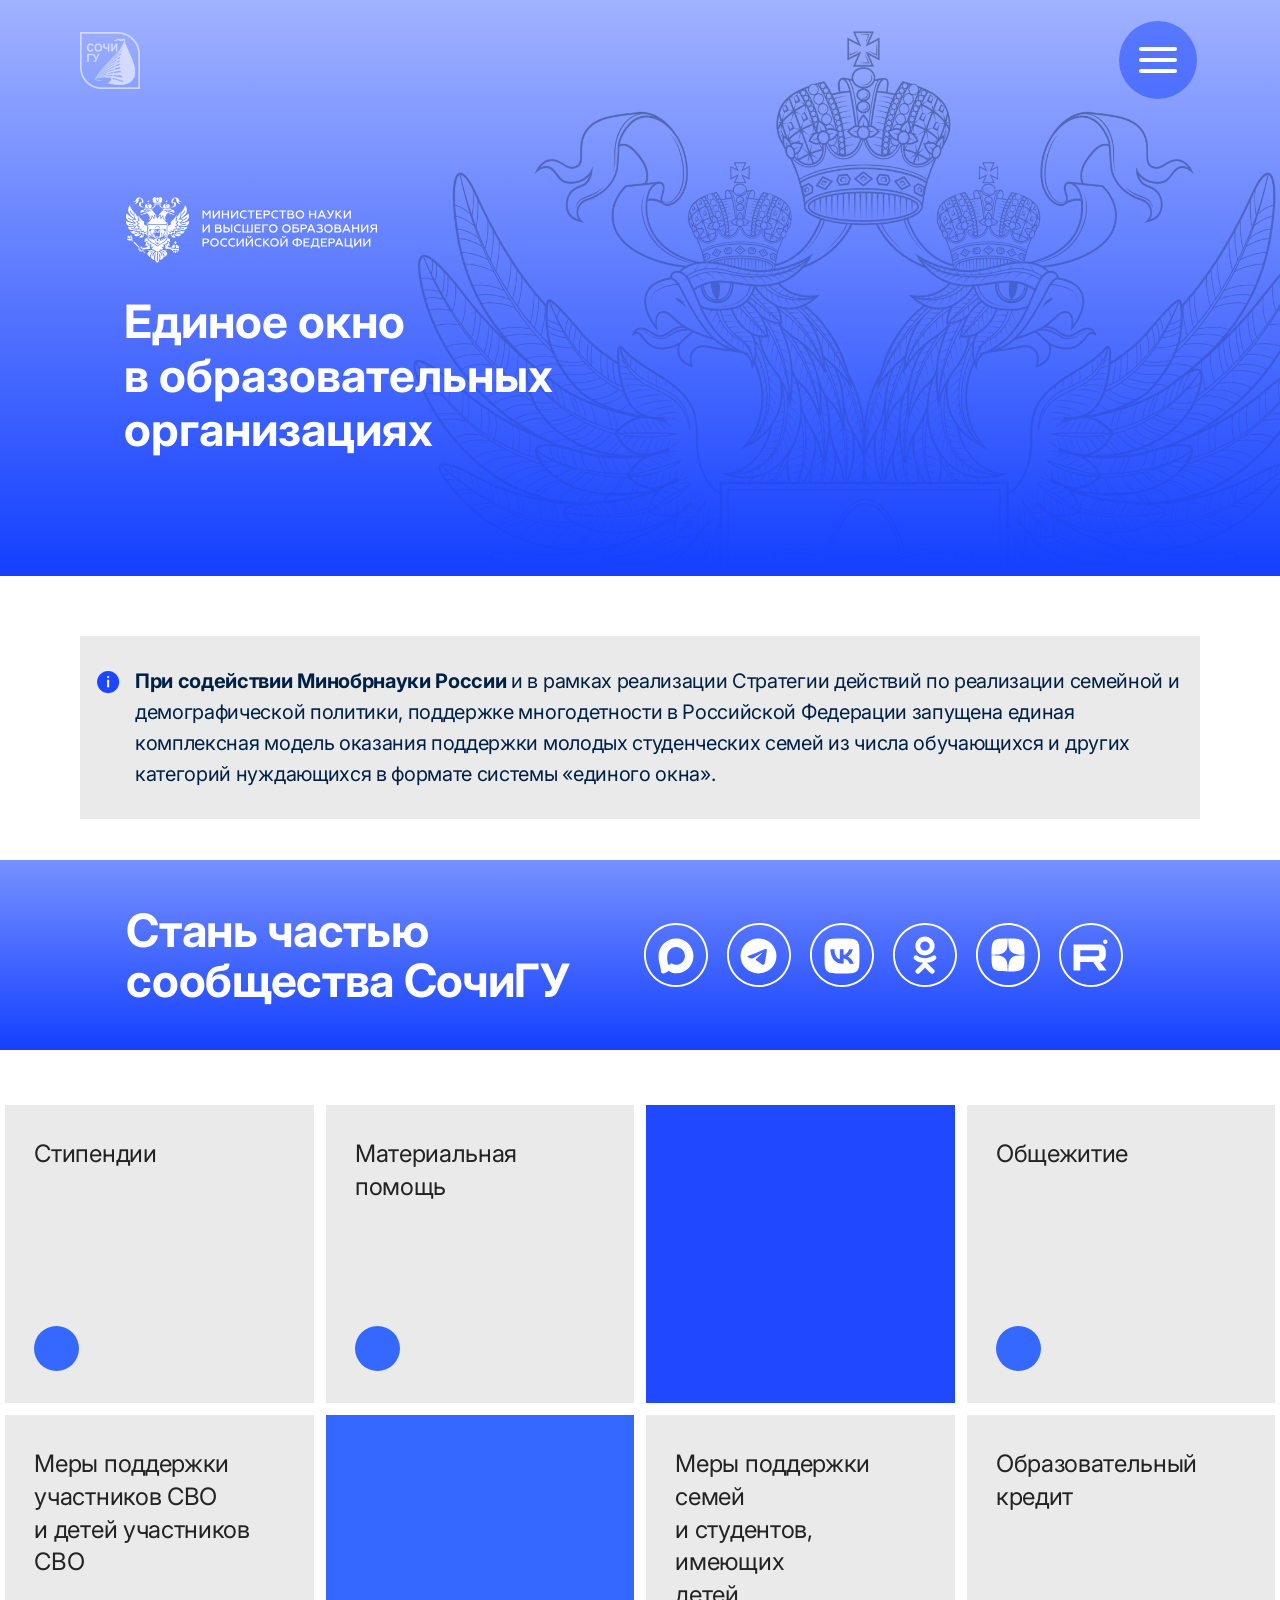
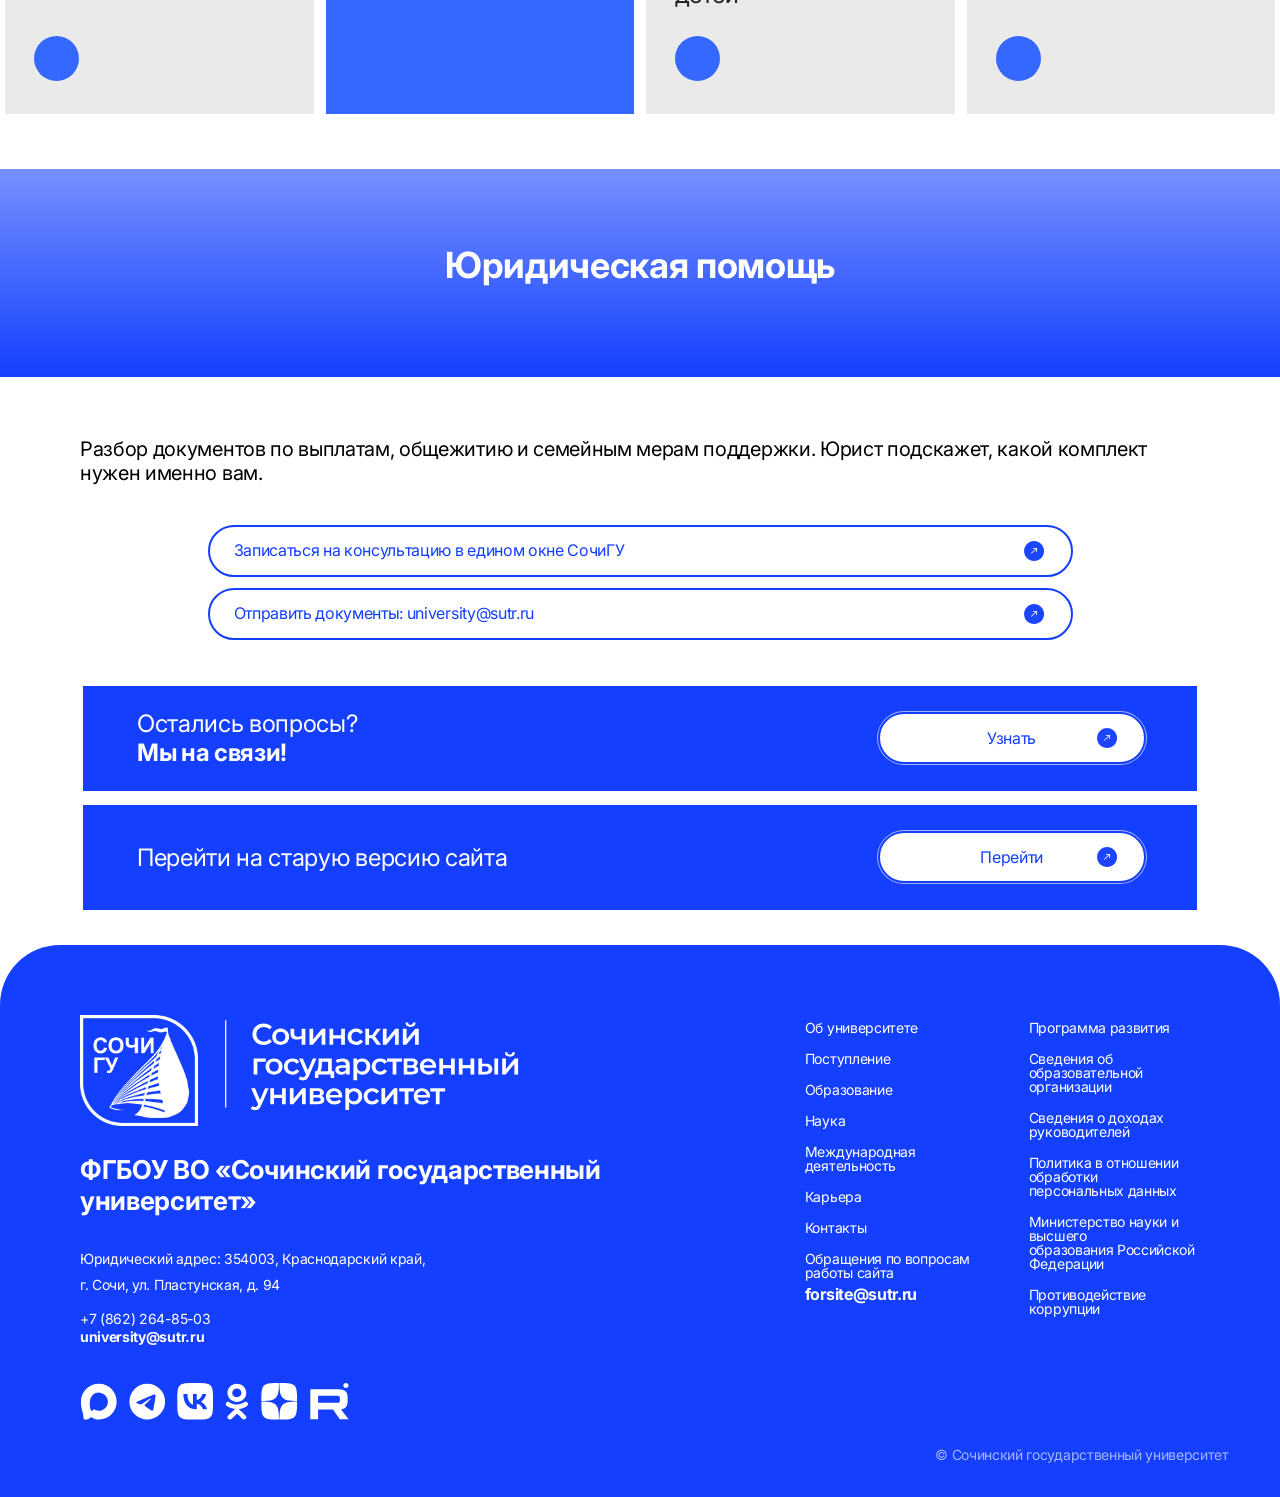
<file: yuridicheskaya-pomoshch.html>
<!DOCTYPE html>
<html lang="ru">
<head>
  <meta charset="UTF-8">
  <meta name="viewport" content="width=device-width, initial-scale=1.0">
  <title>Юридическая помощь — Единое окно — СочиГУ</title>
  <meta name="description" content="Единое окно СочиГУ: стипендии, общежитие, материальная помощь, образовательный кредит и меры поддержки семей.">
  <meta name="theme-color" content="#143fff">
  <link rel="icon" href="assets/window/logo.png">
  <link rel="preconnect" href="https://fonts.googleapis.com">
  <link rel="preconnect" href="https://fonts.gstatic.com" crossorigin>
  <link href="https://fonts.googleapis.com/css2?family=Inter:wght@400;500;700&family=Onest:wght@400;600&display=swap" rel="stylesheet">
  <link rel="stylesheet" href="css/window.css">
  <script>(function(d){d.classList.add("js");try{var c=document.createElement("canvas").getContext("2d"),t="Единое окно СочиГУ";c.font="20px monospace";var m=c.measureText(t).width;c.font="20px -apple-system,BlinkMacSystemFont,monospace";if(c.measureText(t).width===m)d.classList.add("no-sf")}catch(e){}})(document.documentElement)</script>
</head>
<body class="page-section">
  <a class="skip-link" href="#main">Перейти к содержанию</a>
  <button class="burger" type="button" aria-expanded="false" aria-controls="menu" aria-label="Открыть меню"><span class="burger__lines" aria-hidden="true"><i></i><i></i><i></i></span></button>
  <nav class="menu" id="menu" aria-label="Разделы единого окна" aria-hidden="true">
    <ul>
      <li><a href="index.html">Все услуги</a></li>
      <li><a href="stipendii.html">Стипендии</a></li>
      <li><a href="materialnaya-pomoshch.html">Материальная помощь</a></li>
      <li><a href="obschezhitie.html">Общежитие</a></li>
      <li><a href="svo.html">Меры поддержки участников СВО</a></li>
      <li><a href="semyi.html">Меры поддержки семей</a></li>
      <li><a href="obrazovatelnyj-kredit.html">Образовательный кредит</a></li>
      <li><a href="psihologicheskaya-pomoshch.html">Психологическая помощь</a></li>
      <li><a href="yuridicheskaya-pomoshch.html">Юридическая помощь</a></li>
    </ul>
  </nav>
  <header class="hero">
    <div class="wrap">
      <a class="hero__logo" href="index.html" aria-label="СочиГУ — Единое окно"><img src="assets/window/logo.png" width="60" height="57" alt=""></a>
      <img class="hero__eagle" src="assets/window/eagle.webp" width="902" height="1037" alt="" aria-hidden="true">
      <div class="hero__body">
        <img class="hero__ministry" src="assets/window/icons/ministry.svg" width="258" height="74" alt="Министерство науки и высшего образования Российской Федерации">
        <p class="hero__title">Единое окно <br>в образовательных <br>организациях</p>
      </div>
    </div>
  </header>
  <main id="main">
    <div class="notice">
      <p><b>При содействии Минобрнауки России</b> и в рамках реализации Стратегии действий по реализации семейной и демографической политики, поддержке многодетности в Российской Федерации запущена единая комплексная модель оказания поддержки молодых студенческих семей из числа обучающихся и других категорий нуждающихся в формате системы «единого окна».</p>
    </div>
    <section class="community" aria-labelledby="community-title">
      <div class="wrap">
        <h2 id="community-title">Стань частью <br>сообщества СочиГУ</h2>
        <div class="socials"><a href="https://max.ru/id2320051199_biz" target="_blank" rel="noopener" aria-label="MAX"><svg aria-hidden="true" focusable="false" xmlns="http://www.w3.org/2000/svg" viewBox="0 0 68 68"><path d="M34.39 52.9C30.85 52.9 29.21 52.38 26.36 50.31C24.55 52.64 18.84 54.46 18.59 51.34C18.59 49 18.07 47.03 17.49 44.87C16.79 42.21 16 39.25 16 34.96C16 24.71 24.37 17 34.29 17C44.22 17 52 25.09 52 35.05C52.03 44.86 44.15 52.84 34.39 52.9M34.53 25.86C29.7 25.61 25.94 28.97 25.1 34.23C24.42 38.59 25.64 43.9 26.68 44.18C27.17 44.3 28.43 43.28 29.21 42.49C30.51 43.39 32.01 43.93 33.58 44.06C38.58 44.3 42.86 40.47 43.2 35.45C43.39 30.42 39.54 26.15 34.53 25.87L34.53 25.86" fill="currentColor"/><path d="M66 34L65 34C65 51.12 51.12 65 34 65L34 66L34 67C52.23 67 67 52.23 67 34L66 34M34 66L34 65C16.88 65 3 51.12 3 34L2 34L1 34C1 52.23 15.77 67 34 67L34 66M2 34L3 34C3 16.88 16.88 3 34 3L34 2L34 1C15.77 1 1 15.77 1 34L2 34M34 2L34 3C51.12 3 65 16.88 65 34L66 34L67 34C67 15.77 52.23 1 34 1L34 2" fill="currentColor"/></svg></a><a href="https://t.me/sochi_university" target="_blank" rel="noopener" aria-label="Telegram"><svg aria-hidden="true" focusable="false" xmlns="http://www.w3.org/2000/svg" viewBox="0 0 68 68"><path d="M33.5 17C38.41 17 43.11 18.9 46.58 22.27C50.05 25.65 52 30.23 52 35C52 39.77 50.05 44.35 46.58 47.73C43.11 51.1 38.41 53 33.5 53C28.59 53 23.89 51.1 20.42 47.73C16.95 44.35 15 39.77 15 35C15 30.23 16.95 25.65 20.42 22.27C23.89 18.9 28.59 17 33.5 17M41.07 27.84C40.37 27.85 39.3 28.21 34.16 30.29C32.37 31.02 28.77 32.52 23.38 34.81C22.5 35.15 22.04 35.48 22 35.8C21.92 36.43 22.84 36.62 24 36.99C24.94 37.29 26.21 37.64 26.87 37.65C27.47 37.66 28.14 37.42 28.88 36.93C33.92 33.62 36.52 31.95 36.68 31.91C36.8 31.88 36.96 31.85 37.06 31.95C37.17 32.04 37.16 32.22 37.15 32.26C37.06 32.65 32.33 36.83 32.06 37.11C31.02 38.16 29.83 38.8 31.66 39.98C33.24 40.99 34.16 41.64 35.78 42.67C36.82 43.34 37.64 44.12 38.72 44.03C39.21 43.98 39.72 43.53 39.98 42.18C40.59 39 41.8 32.09 42.07 29.24C42.1 28.99 42.07 28.67 42.05 28.53C42.02 28.39 41.97 28.19 41.78 28.05C41.56 27.87 41.22 27.83 41.07 27.84" fill="currentColor"/><path d="M66 34L65 34C65 51.12 51.12 65 34 65L34 66L34 67C52.23 67 67 52.23 67 34L66 34M34 66L34 65C16.88 65 3 51.12 3 34L2 34L1 34C1 52.23 15.77 67 34 67L34 66M2 34L3 34C3 16.88 16.88 3 34 3L34 2L34 1C15.77 1 1 15.77 1 34L2 34M34 2L34 3C51.12 3 65 16.88 65 34L66 34L67 34C67 15.77 52.23 1 34 1L34 2" fill="currentColor"/></svg></a><a href="https://sochi.university/" target="_blank" rel="noopener" aria-label="ВКонтакте"><svg aria-hidden="true" focusable="false" xmlns="http://www.w3.org/2000/svg" viewBox="0 0 68 68"><path d="M18.53 19.53C16 22.06 16 26.13 16 34.28L16 35.72C16 43.87 16 47.94 18.53 50.47C21.06 53 25.13 53 33.28 53L34.72 53C42.87 53 46.94 53 49.47 50.47C52 47.94 52 43.87 52 35.72L52 34.28C52 26.13 52 22.06 49.47 19.53C46.94 17 42.87 17 34.72 17L33.28 17C25.13 17 21.06 17 18.53 19.53M22.08 27.95C22.27 37.31 26.95 42.94 35.16 42.94L35.62 42.94L35.62 37.58C38.64 37.88 40.91 40.09 41.83 42.94L46.09 42.94C44.92 38.68 41.84 36.32 39.92 35.42C41.84 34.31 44.54 31.61 45.19 27.95L41.32 27.95C40.48 30.92 37.99 33.62 35.62 33.88L35.62 27.95L31.75 27.95L31.75 38.33C29.35 37.73 26.32 34.82 26.19 27.95L22.08 27.95" fill="currentColor" fill-rule="evenodd"/><path d="M66 34L65 34C65 51.12 51.12 65 34 65L34 66L34 67C52.23 67 67 52.23 67 34L66 34M34 66L34 65C16.88 65 3 51.12 3 34L2 34L1 34C1 52.23 15.77 67 34 67L34 66M2 34L3 34C3 16.88 16.88 3 34 3L34 2L34 1C15.77 1 1 15.77 1 34L2 34M34 2L34 3C51.12 3 65 16.88 65 34L66 34L67 34C67 15.77 52.23 1 34 1L34 2" fill="currentColor"/></svg></a><a href="https://ok.ru/profile/578044851929" target="_blank" rel="noopener" aria-label="Одноклассники"><svg aria-hidden="true" focusable="false" xmlns="http://www.w3.org/2000/svg" viewBox="0 0 68 68"><path d="M32.07 42.05C29.04 41.74 26.3 41.01 23.96 39.21C23.66 38.99 23.36 38.77 23.1 38.52C22.07 37.55 21.97 36.45 22.78 35.31C23.48 34.33 24.64 34.07 25.85 34.63C26.09 34.74 26.31 34.87 26.53 35.02C30.89 37.96 36.9 38.05 41.28 35.15C41.71 34.83 42.18 34.56 42.72 34.42C43.76 34.16 44.74 34.54 45.3 35.44C45.94 36.46 45.93 37.46 45.14 38.26C43.93 39.48 42.47 40.36 40.85 40.98C39.32 41.56 37.64 41.85 35.98 42.05C36.23 42.32 36.35 42.45 36.51 42.6C38.76 44.82 41.03 47.04 43.27 49.27C44.04 50.03 44.2 50.97 43.78 51.85C43.32 52.82 42.29 53.45 41.27 53.38C40.63 53.34 40.13 53.03 39.69 52.59C37.99 50.91 36.25 49.26 34.59 47.55C34.1 47.05 33.87 47.15 33.44 47.58C31.73 49.31 29.99 51.01 28.24 52.7C27.45 53.46 26.51 53.6 25.6 53.16C24.63 52.7 24.02 51.73 24.07 50.76C24.1 50.1 24.43 49.6 24.89 49.14C27.12 46.96 29.35 44.77 31.57 42.58C31.72 42.43 31.86 42.28 32.07 42.05" fill="currentColor"/><path d="M33.92 34.44C28.51 34.43 24.06 30.02 24.1 24.7C24.13 19.32 28.57 14.99 34.04 15C39.52 15.01 43.92 19.41 43.89 24.85C43.87 30.16 39.39 34.46 33.92 34.44M38.85 24.71C38.84 22.07 36.69 19.97 34 19.97C31.29 19.96 29.13 22.1 29.15 24.77C29.17 27.4 31.33 29.49 34.03 29.48C36.71 29.47 38.85 27.35 38.85 24.71" fill="currentColor"/><path d="M66 34L65 34C65 51.12 51.12 65 34 65L34 66L34 67C52.23 67 67 52.23 67 34L66 34M34 66L34 65C16.88 65 3 51.12 3 34L2 34L1 34C1 52.23 15.77 67 34 67L34 66M2 34L3 34C3 16.88 16.88 3 34 3L34 2L34 1C15.77 1 1 15.77 1 34L2 34M34 2L34 3C51.12 3 65 16.88 65 34L66 34L67 34C67 15.77 52.23 1 34 1L34 2" fill="currentColor"/></svg></a><a href="https://dzen.ru/sochistateuniversity" target="_blank" rel="noopener" aria-label="Дзен"><svg aria-hidden="true" focusable="false" xmlns="http://www.w3.org/2000/svg" viewBox="0 0 68 68"><path d="M37.28 37.28C34.61 40.03 34.41 43.47 34.18 51C41.2 51 46.05 50.98 48.55 48.55C50.98 46.05 51 40.97 51 34.18C43.47 34.42 40.04 34.61 37.28 37.28M17 34.18C17 40.97 17.02 46.05 19.45 48.55C21.95 50.98 26.8 51 33.82 51C33.57 43.47 33.39 40.03 30.72 37.28C27.96 34.61 24.53 34.41 17 34.18M33.82 17C26.81 17 21.95 17.02 19.45 19.45C17.02 21.95 17 27.03 17 33.82C24.53 33.58 27.96 33.39 30.72 30.72C33.39 27.97 33.59 24.53 33.82 17M37.28 30.72C34.61 27.97 34.41 24.53 34.18 17C41.2 17 46.05 17.02 48.55 19.45C50.98 21.95 51 27.03 51 33.82C43.47 33.58 40.04 33.39 37.28 30.72" fill="currentColor"/><path d="M66 34L65 34C65 51.12 51.12 65 34 65L34 66L34 67C52.23 67 67 52.23 67 34L66 34M34 66L34 65C16.88 65 3 51.12 3 34L2 34L1 34C1 52.23 15.77 67 34 67L34 66M2 34L3 34C3 16.88 16.88 3 34 3L34 2L34 1C15.77 1 1 15.77 1 34L2 34M34 2L34 3C51.12 3 65 16.88 65 34L66 34L67 34C67 15.77 52.23 1 34 1L34 2" fill="currentColor"/></svg></a><a href="https://rutube.ru/channel/25548246/" target="_blank" rel="noopener" aria-label="Rutube"><svg aria-hidden="true" focusable="false" xmlns="http://www.w3.org/2000/svg" viewBox="0 0 68 68"><path d="M40.95 23.07L16 23.07L16 50L22.94 50L22.94 41.24L36.25 41.24L42.32 50L50.09 50L43.4 41.2C45.48 40.88 46.98 40.11 47.89 38.9C48.81 37.69 49.26 35.75 49.26 33.16L49.26 31.14C49.26 29.61 49.1 28.4 48.81 27.47C48.51 26.54 48.02 25.73 47.31 25.01C46.56 24.32 45.73 23.84 44.73 23.51C43.73 23.23 42.49 23.07 40.95 23.07M39.82 35.3L22.94 35.3L22.94 29.01L39.82 29.01C40.78 29.01 41.45 29.17 41.78 29.45C42.11 29.73 42.32 30.26 42.32 31.02L42.32 33.28C42.32 34.09 42.11 34.62 41.78 34.9C41.45 35.18 40.78 35.3 39.82 35.3L39.82 35.3" fill="currentColor"/><path d="M48.7 22.61C49.97 22.61 51 21.58 51 20.3C51 19.03 49.97 18 48.7 18C47.42 18 46.39 19.03 46.39 20.3C46.39 21.58 47.42 22.61 48.7 22.61" fill="currentColor"/><path d="M66 34L65 34C65 51.12 51.12 65 34 65L34 66L34 67C52.23 67 67 52.23 67 34L66 34M34 66L34 65C16.88 65 3 51.12 3 34L2 34L1 34C1 52.23 15.77 67 34 67L34 66M2 34L3 34C3 16.88 16.88 3 34 3L34 2L34 1C15.77 1 1 15.77 1 34L2 34M34 2L34 3C51.12 3 65 16.88 65 34L66 34L67 34C67 15.77 52.23 1 34 1L34 2" fill="currentColor"/></svg></a></div>
      </div>
    </section>
    <nav class="services" aria-label="Услуги единого окна">
  <a class="tile" href="stipendii.html">Стипендии<span class="tile__dot" aria-hidden="true"></span></a>
  <a class="tile" href="materialnaya-pomoshch.html">Материальная <br>помощь<span class="tile__dot" aria-hidden="true"></span></a>
  <div class="tile tile--blank" aria-hidden="true"></div>
  <a class="tile" href="obschezhitie.html">Общежитие<span class="tile__dot" aria-hidden="true"></span></a>
  <a class="tile" href="svo.html">Меры поддержки <br>участников СВО <br>и детей участников СВО<span class="tile__dot" aria-hidden="true"></span></a>
  <div class="tile tile--blank tile--soft" aria-hidden="true"></div>
  <a class="tile" href="semyi.html">Меры поддержки семей <br>и студентов, имеющих <br>детей<span class="tile__dot" aria-hidden="true"></span></a>
  <a class="tile" href="obrazovatelnyj-kredit.html">Образовательный <br>кредит<span class="tile__dot" aria-hidden="true"></span></a>
    </nav>

    <h1 class="band"><span>Юридическая помощь</span></h1>
    <section class="sec__body simple" aria-label="Юридическая помощь">
      <p class="lead">Разбор документов по выплатам, общежитию и семейным мерам поддержки. Юрист подскажет, какой комплект нужен именно вам.</p>
      <div class="pill-list">
        <a class="pill" href="https://sochi.university/contact/" target="_blank" rel="noopener">Записаться на консультацию в едином окне СочиГУ<span class="pill__ico" aria-hidden="true"></span></a>
        <a class="pill" href="mailto:university@sutr.ru">Отправить документы: university@sutr.ru<span class="pill__ico" aria-hidden="true"></span></a>
      </div>
    </section>

    <section class="banners" aria-label="Связь с университетом">
      <div class="banner"><p>Остались вопросы? <br><strong>Мы на связи!</strong></p><a class="banner__btn" href="https://sochi.university/contact/" target="_blank" rel="noopener">Узнать</a></div>
      <div class="banner"><p>Перейти на старую версию сайта</p><a class="banner__btn" href="https://sutr.ru/" target="_blank" rel="noopener">Перейти</a></div>
    </section>
  </main>
  <footer class="footer">
    <div class="wrap">
      <div>
        <a class="footer__brand" href="https://sochi.university/" target="_blank" rel="noopener" aria-label="Сочинский государственный университет">
          <img class="footer__mark" src="assets/window/logo.png" width="118" height="112" alt="">
          <img class="footer__wordmark" src="assets/window/icons/wordmark.svg" width="367" height="121" alt="">
        </a>
        <p class="footer__legal">ФГБОУ ВО «Сочинский государственный университет»</p>
        <p class="footer__addr">Юридический адрес: 354003, Краснодарский край, <br>г. Сочи, ул. Пластунская, д. 94</p>
        <p class="footer__contacts"><a href="tel:+78622648503">+7 (862) 264-85-03</a> <br><a href="mailto:university@sutr.ru">university@sutr.ru</a></p>
        <div class="footer__socials"><a href="https://max.ru/id2320051199_biz" target="_blank" rel="noopener" aria-label="MAX"><svg aria-hidden="true" focusable="false" xmlns="http://www.w3.org/2000/svg" viewBox="0 0 39.6 43"><path d="M20.62 40.27C16.85 40.27 15.1 39.71 12.05 37.5C10.13 39.99 4.03 41.93 3.76 38.61C3.76 36.11 3.21 34 2.59 31.7C1.84 28.86 1 25.7 1 21.12C1 10.19 9.93 1.96 20.52 1.96C31.11 1.96 39.41 10.6 39.41 21.23C39.45 31.69 31.04 40.21 20.62 40.27M20.77 11.42C15.62 11.15 11.6 14.73 10.71 20.35C9.98 25 11.28 30.67 12.39 30.96C12.92 31.09 14.26 30 15.1 29.17C16.48 30.12 18.08 30.7 19.76 30.83C25.1 31.09 29.66 27.01 30.02 21.65C30.23 16.28 26.12 11.73 20.77 11.42L20.77 11.42" fill="currentColor"/></svg></a><a href="https://t.me/sochi_university" target="_blank" rel="noopener" aria-label="Telegram"><svg aria-hidden="true" focusable="false" xmlns="http://www.w3.org/2000/svg" viewBox="0 0 39 43"><path d="M19.63 1.95C24.73 1.95 29.62 3.98 33.21 7.58C36.81 11.18 38.84 16.07 38.84 21.16C38.84 26.25 36.81 31.14 33.21 34.74C29.62 38.34 24.73 40.36 19.63 40.36C14.54 40.36 9.65 38.34 6.06 34.74C2.46 31.14 0.43 26.25 0.43 21.16C0.43 16.07 2.45 11.18 6.06 7.58C9.65 3.98 14.54 1.95 19.63 1.95M27.49 13.51C26.77 13.53 25.66 13.91 20.33 16.13C18.46 16.91 14.73 18.51 9.13 20.95C8.22 21.32 7.74 21.67 7.7 22.02C7.61 22.68 8.57 22.89 9.77 23.28C10.75 23.6 12.07 23.97 12.76 23.98C13.38 24 14.07 23.74 14.84 23.21C20.07 19.68 22.77 17.9 22.94 17.86C23.06 17.83 23.23 17.8 23.34 17.9C23.45 18 23.44 18.19 23.43 18.24C23.33 18.64 18.42 23.11 18.14 23.41C17.06 24.53 15.83 25.22 17.72 26.47C19.36 27.55 20.32 28.24 22.01 29.34C23.09 30.05 23.93 30.89 25.05 30.79C25.56 30.74 26.1 30.26 26.36 28.82C27 25.42 28.25 18.05 28.54 15.01C28.57 14.75 28.53 14.41 28.51 14.26C28.48 14.11 28.43 13.89 28.24 13.74C28 13.55 27.65 13.51 27.49 13.51" fill="currentColor"/></svg></a><a href="https://sochi.university/" target="_blank" rel="noopener" aria-label="ВКонтакте"><svg aria-hidden="true" focusable="false" xmlns="http://www.w3.org/2000/svg" viewBox="0 0 39 43"><path d="M3.03 3.77C0.33 6.53 0.33 10.99 0.33 19.9L0.33 21.47C0.33 30.38 0.33 34.84 3.03 37.6C5.73 40.37 10.08 40.37 18.77 40.37L20.31 40.37C29 40.37 33.34 40.37 36.04 37.6C38.74 34.84 38.74 30.38 38.74 21.47L38.74 19.9C38.74 10.99 38.74 6.53 36.04 3.77C33.34 1 29 1 20.31 1L18.77 1C10.08 1 5.73 1 3.03 3.77M6.81 12.98C7.02 23.21 12.02 29.36 20.77 29.36L21.27 29.36L21.27 23.51C24.48 23.83 26.92 26.25 27.89 29.36L32.44 29.36C31.19 24.7 27.91 22.13 25.86 21.14C27.91 19.93 30.79 16.98 31.48 12.98L27.35 12.98C26.45 16.22 23.79 19.18 21.27 19.45L21.27 12.98L17.14 12.98L17.14 24.33C14.58 23.67 11.34 20.49 11.2 12.98L6.81 12.98" fill="currentColor" fill-rule="evenodd"/></svg></a><a href="https://ok.ru/profile/578044851929" target="_blank" rel="noopener" aria-label="Одноклассники"><svg aria-hidden="true" focusable="false" xmlns="http://www.w3.org/2000/svg" viewBox="0 0 25.5 43"><path d="M10.79 29.01C7.69 28.7 4.9 27.97 2.51 26.17C2.21 25.95 1.9 25.73 1.63 25.48C0.59 24.51 0.48 23.41 1.31 22.27C2.02 21.29 3.21 21.03 4.44 21.59C4.68 21.7 4.91 21.83 5.13 21.98C9.59 24.92 15.71 25 20.19 22.11C20.63 21.79 21.11 21.52 21.66 21.38C22.73 21.12 23.72 21.5 24.29 22.39C24.95 23.42 24.94 24.42 24.13 25.22C22.9 26.44 21.41 27.32 19.75 27.94C18.19 28.52 16.48 28.81 14.78 29.01C15.04 29.27 15.16 29.41 15.32 29.56C17.62 31.78 19.93 34 22.23 36.22C23.01 36.98 23.17 37.93 22.74 38.81C22.27 39.77 21.22 40.41 20.18 40.34C19.53 40.3 19.02 39.99 18.57 39.55C16.83 37.87 15.06 36.22 13.36 34.51C12.86 34.01 12.62 34.1 12.19 34.54C10.44 36.26 8.66 37.97 6.88 39.66C6.07 40.42 5.12 40.56 4.19 40.12C3.2 39.66 2.57 38.69 2.62 37.72C2.65 37.06 2.99 36.55 3.46 36.1C5.74 33.92 8.01 31.72 10.28 29.54C10.43 29.39 10.57 29.24 10.79 29.01" fill="currentColor"/><path d="M12.67 21.41C7.14 21.39 2.61 16.98 2.64 11.66C2.67 6.28 7.21 1.95 12.79 1.96C18.39 1.98 22.88 6.38 22.85 11.81C22.82 17.12 18.26 21.42 12.67 21.41M17.7 11.68C17.69 9.03 15.5 6.93 12.75 6.93C9.99 6.93 7.78 9.07 7.8 11.73C7.82 14.37 10.03 16.45 12.78 16.44C15.52 16.43 17.71 14.32 17.7 11.68" fill="currentColor"/></svg></a><a href="https://dzen.ru/sochistateuniversity" target="_blank" rel="noopener" aria-label="Дзен"><svg aria-hidden="true" focusable="false" xmlns="http://www.w3.org/2000/svg" viewBox="0 0 39.2 43"><path d="M23.3 24.48C20.28 27.67 20.06 31.65 19.8 40.37C27.73 40.37 33.2 40.34 36.03 37.53C38.77 34.63 38.8 28.76 38.8 20.9C30.29 21.18 26.41 21.39 23.3 24.48M0.39 20.9C0.39 28.76 0.41 34.63 3.16 37.53C5.98 40.34 11.46 40.37 19.39 40.37C19.11 31.65 18.91 27.67 15.89 24.48C12.78 21.39 8.89 21.16 0.39 20.9M19.39 1C11.47 1 5.98 1.03 3.16 3.84C0.41 6.74 0.39 12.61 0.39 20.47C8.89 20.19 12.78 19.98 15.89 16.89C18.91 13.7 19.13 9.72 19.39 1M23.3 16.89C20.28 13.7 20.06 9.72 19.8 1C27.73 1 33.2 1.03 36.03 3.84C38.77 6.74 38.8 12.61 38.8 20.47C30.29 20.19 26.41 19.98 23.3 16.89" fill="currentColor"/></svg></a><a href="https://rutube.ru/channel/25548246/" target="_blank" rel="noopener" aria-label="Rutube"><svg aria-hidden="true" focusable="false" xmlns="http://www.w3.org/2000/svg" viewBox="0 0 42 43"><path d="M30.45 7.73L0.34 7.73L0.34 40.05L8.72 40.05L8.72 29.53L24.78 29.53L32.11 40.05L41.5 40.05L33.42 29.49C35.93 29.1 37.73 28.18 38.84 26.72C39.94 25.27 40.49 22.94 40.49 19.84L40.49 17.42C40.49 15.58 40.29 14.12 39.94 13.01C39.59 11.89 38.99 10.92 38.13 10.05C37.23 9.23 36.23 8.65 35.02 8.26C33.82 7.92 32.31 7.73 30.45 7.73M29.1 22.41L8.72 22.41L8.72 14.85L29.1 14.85C30.25 14.85 31.06 15.04 31.46 15.38C31.86 15.72 32.11 16.35 32.11 17.27L32.11 19.99C32.11 20.96 31.86 21.59 31.46 21.93C31.06 22.26 30.25 22.41 29.1 22.41L29.1 22.41" fill="currentColor"/><path d="M38.65 6.53C40.19 6.53 41.44 5.29 41.44 3.77C41.44 2.24 40.19 1 38.65 1C37.12 1 35.87 2.24 35.87 3.77C35.87 5.29 37.12 6.53 38.65 6.53" fill="currentColor"/></svg></a></div>
      </div>
      <nav class="footer__col" aria-label="Разделы сайта">
        <a href="https://sochi.university/about/" target="_blank" rel="noopener">Об университете</a>
        <a href="https://sochi.university/admission/" target="_blank" rel="noopener">Поступление</a>
        <a href="https://sochi.university/education/" target="_blank" rel="noopener">Образование</a>
        <a href="https://sochi.university/science/" target="_blank" rel="noopener">Наука</a>
        <a href="https://sochi.university/international/" target="_blank" rel="noopener">Международная <br>деятельность</a>
        <a href="https://sochi.university/career/" target="_blank" rel="noopener">Карьера</a>
        <a href="https://sochi.university/contact/" target="_blank" rel="noopener">Контакты</a>
        <a href="https://sochi.university/contact/appeals/" target="_blank" rel="noopener">Обращения по вопросам <br>работы сайта</a>
        <a class="footer__mail" href="mailto:forsite@sutr.ru">forsite@sutr.ru</a>
      </nav>
      <nav class="footer__col" aria-label="Сведения об университете">
        <a href="https://sochi.university/about/" target="_blank" rel="noopener">Программа развития</a>
        <a href="https://sochi.university/sveden/" target="_blank" rel="noopener">Сведения об образовательной <br>организации</a>
        <a href="https://sochi.university/sveden/" target="_blank" rel="noopener">Сведения о доходах <br>руководителей</a>
        <a href="https://sochi.university/" target="_blank" rel="noopener">Политика в отношении <br>обработки <br>персональных данных</a>
        <a href="https://minobrnauki.gov.ru/" target="_blank" rel="noopener">Министерство науки и высшего <br>образования Российской <br>Федерации</a>
        <a href="https://sochi.university/about/" target="_blank" rel="noopener">Противодействие <br>коррупции</a>
      </nav>
      <p class="footer__copy">© Сочинский государственный университет</p>
    </div>
  </footer>
  <script src="js/window.js"></script>
</body>
</html>
</file>
<file: css/window.css>
/* ==========================================================================
   Единое окно — СочиГУ
   Вёрстка по макетам Figma (кадр 1440px). Все размеры desktop-версии сняты
   с макета; ниже 1440px значения масштабируются через min(px, vw).
   ========================================================================== */

:root {
  --gutter: max(0px, (100vw - 1440px) / 2); /* поле слева от колонки 1440 на широких экранах */
  --blue: #143fff;
  --blue-card: #1f48ff;
  --blue-soft: #3468ff;
  --blue-icon: #1a44ff;
  --grey: #eaeaea;
  --grey-2: #f2f4f6;
  --ink: #232323;
  --navy: #002146;
  --navy-2: #0a1f33;
  --text: #000;
  --table: #343434;
  --bg-soft: #f9fbff;

  --grad-hero: linear-gradient(180deg, #a0b2ff 0%, #133fff 100%);
  --grad-band: linear-gradient(180deg, #7690ff 0%, #1440ff 100%);
  --grad-card: linear-gradient(180deg, #4769ff 0%, #1440ff 100%);
  --grad-circle: linear-gradient(180deg, #133fff 0%, #4266ff 100%);

  --font: -apple-system, BlinkMacSystemFont, "SF Pro Display", "SF Pro Text", "Inter", "Helvetica Neue", Arial, sans-serif;
  --font-alt: "Onest", var(--font);

  --side: min(90px, 6.25vw);
  --ease-out: cubic-bezier(0.22, 1, 0.36, 1);
  --shadow-card: 0 10px 30px rgba(20, 40, 120, 0.08);
}

*,
*::before,
*::after { box-sizing: border-box; }

html { scroll-behavior: smooth; -webkit-text-size-adjust: 100%; }

body {
  margin: 0;
  font-family: var(--font);
  color: var(--text);
  background: #fff;
  line-height: 1.2;
  -webkit-font-smoothing: antialiased;
  overflow-x: hidden;
  overflow-x: clip; /* clip, в отличие от hidden, мобильные браузеры не дают «тянуть» вбок */
}
html { overflow-x: clip; }

/* Без SF Pro (не Apple) подставляется Inter: он ~2% шире, трекинг выравнивает переносы строк с макетом */
.no-sf body { letter-spacing: -0.02em; }

img, svg { display: block; max-width: 100%; }
a { color: inherit; text-decoration: none; }
p, h1, h2, h3, ul { margin: 0; }
ul { padding: 0; list-style: none; }
button { font: inherit; }
a, button { -webkit-tap-highlight-color: transparent; }
:focus-visible { outline: 3px solid #ffb800; outline-offset: 3px; }

.visually-hidden {
  position: absolute !important;
  width: 1px; height: 1px;
  overflow: hidden; clip: rect(0 0 0 0);
  white-space: nowrap;
}

.skip-link {
  position: absolute; left: 12px; top: -60px; z-index: 100;
  padding: 10px 14px; background: #fff; color: var(--blue); font-weight: 700;
}
.skip-link:focus { top: 12px; }

.wrap { position: relative; width: 100%; max-width: 1440px; margin: 0 auto; }

/* ---------- Hero ---------- */

.hero {
  position: relative;
  height: 576px;
  overflow: hidden;
  color: #fff;
  background: var(--grad-hero);
}

.hero .wrap { height: 100%; }

.hero__logo {
  position: absolute; left: var(--side); top: 32px; z-index: 3;
  width: 60px;
}
.hero__logo img { width: 100%; height: auto; opacity: .6; transition: opacity .3s ease; }
.hero__logo:hover img { opacity: 1; }

.hero__eagle {
  position: absolute;
  left: calc(50% - 227px);
  top: 31px;
  width: 902px;
  max-width: none;
  opacity: 0.4;
  pointer-events: none;
  user-select: none;
}

.hero__body {
  position: absolute; left: min(140px, 9.72vw); top: 192px; z-index: 2;
}

.hero__ministry { width: 258px; height: auto; }

.hero h1, .hero__title {
  margin-top: 28px;
  font-size: 46px;
  font-weight: 700;
  line-height: 54px;
  letter-spacing: 0;
}

.burger {
  position: fixed; z-index: 60;
  top: 21px;
  right: max(calc((100vw - 1440px) / 2 + 93px), min(93px, 6.46vw));
  display: grid; place-items: center;
  width: 78px; height: 78px;
  padding: 0; border: 0; border-radius: 50%;
  background: rgba(22, 66, 255, 0.5);
  cursor: pointer;
  transition: background-color .3s ease, transform .3s var(--ease-out);
  backdrop-filter: blur(6px);
  -webkit-backdrop-filter: blur(6px);
}
.burger:hover { background: rgba(22, 66, 255, 0.8); }
.burger.is-scrolled { background: var(--blue); box-shadow: 0 8px 24px rgba(20, 63, 255, .3); }

.burger__lines { position: relative; width: 38px; height: 26px; }
.burger__lines i {
  position: absolute; left: 0;
  width: 100%; height: 4px; border-radius: 2px;
  background: #fff;
  transition: transform .35s var(--ease-out), opacity .2s ease, top .35s var(--ease-out);
}
.burger__lines i:nth-child(1) { top: 0; }
.burger__lines i:nth-child(2) { top: 11px; }
.burger__lines i:nth-child(3) { top: 22px; }
.burger[aria-expanded="true"] .burger__lines i:nth-child(1) { top: 11px; transform: rotate(45deg); }
.burger[aria-expanded="true"] .burger__lines i:nth-child(2) { opacity: 0; }
.burger[aria-expanded="true"] .burger__lines i:nth-child(3) { top: 11px; transform: rotate(-45deg); }

/* ---------- Menu overlay ---------- */

.menu {
  position: fixed; inset: 0; z-index: 50;
  display: grid; align-content: center;
  padding: 110px 24px 48px;
  overflow-y: auto;
  color: #fff;
  background: var(--grad-hero);
  clip-path: circle(0 at calc(100% - 132px) 60px);
  visibility: hidden;
  transition: clip-path .6s var(--ease-out), visibility 0s linear .6s;
}
.menu.is-open {
  clip-path: circle(150% at calc(100% - 132px) 60px);
  visibility: visible;
  transition: clip-path .7s var(--ease-out), visibility 0s;
}
.menu ul { width: min(640px, 100%); margin: 0 auto; }
.menu li {
  opacity: 0; transform: translateY(16px);
  transition: opacity .4s ease, transform .5s var(--ease-out);
}
.menu.is-open li { opacity: 1; transform: none; transition-delay: calc(.15s + var(--i, 0) * .04s); }
.menu a {
  display: flex; align-items: center; justify-content: space-between; gap: 16px;
  padding: 14px 0;
  font-size: clamp(22px, 3vw, 34px); font-weight: 700;
  border-bottom: 1px solid rgba(255, 255, 255, .25);
}
.menu a::after {
  content: ""; flex: 0 0 auto;
  width: 36px; height: 36px; border-radius: 50%;
  background: #fff url("../assets/window/icons/arrow-sm.svg") center / 22px no-repeat;
  transform: scale(.6); opacity: 0;
  transition: transform .3s var(--ease-out), opacity .3s ease;
}
.menu a:hover::after, .menu a[aria-current="page"]::after { transform: none; opacity: 1; }

/* ---------- Notice ---------- */

.notice {
  position: relative;
  width: min(1160px, calc(100% - 2 * var(--side)));
  margin: 60px auto 0;
  padding: 30px 17px 29px 55px;
  background: var(--grey);
  color: var(--navy);
  font-size: 20px;
  line-height: 31px;
}
.notice::before {
  content: "";
  position: absolute; left: 16px; top: 34px;
  width: 24px; height: 24px;
  background: url("../assets/window/icons/info.svg") center / contain no-repeat;
}
.notice strong, .notice b { font-weight: 700; }
.notice p + p { margin-top: 10px; }
.notice--lg { font-size: 25px; }
.notice--justify { text-align: justify; }

/* ---------- Community ---------- */

.community {
  margin-top: 41px;
  color: #fff;
  background: var(--grad-band);
}
.community .wrap {
  display: flex; align-items: center; justify-content: space-between; gap: 24px;
  min-height: 190px;
  padding: 24px min(175px, 12.15vw) 24px min(142px, 9.86vw);
}
.community h2 { font-size: 46px; font-weight: 700; line-height: 50px; }
.socials { display: flex; flex-wrap: wrap; gap: 12px 17px; }
.socials a {
  display: block; width: 66px; height: 66px; color: #fff;
  border-radius: 50%;
  transition: transform .35s var(--ease-out), background-color .3s ease;
}
.socials a svg { width: 100%; height: 100%; }
.socials a:hover { transform: translateY(-4px); background: rgba(255, 255, 255, .16); }

/* ---------- Services grid ---------- */

.services {
  display: grid; grid-template-columns: repeat(4, 1fr); gap: 12px;
  max-width: 1440px;
  margin: 55px auto 0;
  padding: 0 5px;
}

.tile {
  position: relative;
  display: block;
  aspect-ratio: 348.5 / 337;
  padding: 33px min(33px, 2.3vw);
  overflow: hidden;
  color: var(--ink);
  background: var(--grey);
  font-size: 24px;
  line-height: 32.6px;
  isolation: isolate;
}
.tile--blank { background: var(--blue-card); }
.tile--blank.tile--soft { background: var(--blue-soft); }
.tile__dot {
  position: absolute; left: min(33px, 2.3vw); bottom: 32.5px;
  display: grid; place-items: center;
  width: 45px; height: 45px; border-radius: 50%;
  background: var(--blue-soft);
  transition: transform .45s var(--ease-out);
}
.tile__dot::after {
  content: "";
  width: 22px; height: 22px;
  background: url("../assets/window/icons/arrow-sm.svg") center / 100% no-repeat;
  filter: brightness(0) invert(1);
  opacity: 0; transform: scale(.4) rotate(-45deg);
  transition: opacity .3s ease, transform .45s var(--ease-out);
}
a.tile::before {
  content: ""; position: absolute; inset: 0; z-index: -1;
  background: #dfe5ff;
  transform: translateY(101%);
  transition: transform .5s var(--ease-out);
}
a.tile:hover::before, a.tile:focus-visible::before { transform: none; }
a.tile:hover .tile__dot, a.tile:focus-visible .tile__dot { transform: scale(1.25); }
a.tile:hover .tile__dot::after, a.tile:focus-visible .tile__dot::after { opacity: 1; transform: none; }

/* ---------- Section band ---------- */

.band {
  display: flex; align-items: center; justify-content: center;
  min-height: 208px;
  margin-top: var(--mt, 55px);
  padding: 16px var(--side) 32px;
  color: #fff;
  background: var(--grad-band);
  text-align: center;
  font-size: 36px;
  font-weight: 700;
  line-height: 52px;
  scroll-margin-top: 0;
}
.band--solid { min-height: 104px; background: var(--blue); }
.band--flush { margin-top: 0 !important; }

/* ---------- Topic cards (anchors inside a section page) ---------- */

.topics { --tw: 280px; --th: 337px; --gx: min(79px, 5.49vw); --gy: 34px; margin-top: 49px; }
.topics__row { display: flex; justify-content: center; gap: var(--gx); }
.topics__row + .topics__row { margin-top: var(--gy); }
.topics--dense { --gx: min(8px, .56vw); --gy: 16px; }
.topics--stip { --tw: 286px; --gx: min(66px, 4.58vw); --gy: 16px; margin-top: 54px; }
.topics--stip .topics__row + .topics__row { --gx: min(109px, 7.57vw); }

.topic {
  position: relative;
  flex: 0 1 var(--tw);
  height: var(--th);
  padding: 31px 33px;
  overflow: hidden;
  color: var(--ink);
  background: var(--grey);
  font-size: 18px;
  line-height: 22px;
  isolation: isolate;
}
.topic--blue { color: #fff; background: var(--blue); }
.topic .tile__dot { left: 33px; bottom: 33px; background: var(--blue); }
.topic--blue .tile__dot { background: #fff; }
.topic--blue .tile__dot::after { filter: none; }
.topic::before {
  content: ""; position: absolute; inset: 0; z-index: -1;
  background: #dfe5ff;
  transform: translateY(101%);
  transition: transform .5s var(--ease-out);
}
.topic--blue::before { background: #0a2fe0; }
.topic:hover::before, .topic:focus-visible::before { transform: none; }
.topic:hover .tile__dot, .topic:focus-visible .tile__dot { transform: scale(1.25); }
.topic:hover .tile__dot::after, .topic:focus-visible .tile__dot::after { opacity: 1; transform: none; }

/* ---------- Generic blocks ---------- */

.sec { position: relative; }
.sec__body { position: relative; max-width: 1440px; margin: 0 auto; padding: 0 var(--side); }
.lead { font-size: 20px; line-height: 24px; }
.lead strong, .lead b { font-weight: 700; }
.lead + .lead { margin-top: 24px; }
.h-blue { color: var(--blue); font-size: 46px; font-weight: 700; line-height: 46px; }
.link { color: var(--blue); font-weight: 700; }
.link:hover { text-decoration: underline; text-underline-offset: 3px; }
.hl { color: #0000ff; }
.dot-list li { position: relative; padding-left: 50px; }
.dot-list li::before { content: "·"; position: absolute; left: 0; }

/* Pill link (outlined) */
.pill {
  position: relative;
  display: flex; align-items: center;
  min-height: 52px;
  padding: 12px 70px 12px 38px;
  border: 2px solid var(--blue);
  border-radius: 999px;
  background: #fff;
  color: var(--blue);
  font-size: 16px;
  line-height: 19px;
  transition: background-color .3s ease, color .3s ease;
}
.pill__ico {
  position: absolute; right: 26px; top: 50%;
  width: 22px; height: 22px;
  margin-top: -11px;
  border-radius: 50%;
  background: url("../assets/window/icons/arrow-sm.svg") center / 100% no-repeat;
  transition: transform .4s var(--ease-out);
}
.pill:hover { background: var(--blue); color: #fff; }
.pill:hover .pill__ico { transform: rotate(45deg) scale(1.1); filter: brightness(0) invert(1) drop-shadow(0 0 0 #fff); background-color: transparent; }
.pill--center { justify-content: center; padding-left: 70px; }
.pill-list { display: grid; gap: 11px; }

/* ---------- Banners (bottom) ---------- */

.banners {
  display: grid; gap: 14px;
  width: min(1256px, calc(100% - 2 * min(94px, 6.5vw)));
  margin: 46px auto 0;
}
.page-main .banners { margin-top: 93px; }
.banner {
  display: flex; align-items: center; justify-content: space-between; gap: 24px;
  min-height: 105px;
  padding: 16px min(58px, 4vw) 16px min(60px, 4.2vw);
  color: #fff;
  background: var(--blue);
  font-size: 24px;
  line-height: 29px;
}
.banner strong { font-weight: 700; }
.banner__btn {
  position: relative; flex: 0 0 auto;
  display: grid; place-items: center;
  width: 268px; height: 52px;
  border: 2px solid var(--blue);
  border-radius: 999px;
  background: #fff;
  color: var(--blue);
  font-size: 16px;
  box-shadow: 0 0 0 1px rgba(255, 255, 255, .6);
  transition: box-shadow .3s ease, transform .3s var(--ease-out);
}
.banner__btn::after {
  content: ""; position: absolute; right: 26px; top: 13px;
  width: 22px; height: 22px;
  background: url("../assets/window/icons/arrow-sm.svg") center / 100% no-repeat;
  transition: transform .4s var(--ease-out);
}
.banner__btn:hover { transform: translateY(-2px); box-shadow: 0 0 0 4px rgba(255, 255, 255, .35); }
.banner__btn:hover::after { transform: rotate(45deg); }

/* ---------- Footer ---------- */

.footer {
  margin-top: 93px;
  color: #fff;
  background: var(--blue);
  border-radius: 60px 60px 0 0;
}
.page-section .footer { margin-top: 35px; }
.footer .wrap {
  display: grid;
  grid-template-columns: 1fr 216px 211px;
  min-height: 517px;
  padding: 70px min(60px, 4vw) 34px var(--side);
}
.footer__brand { display: flex; align-items: flex-start; gap: 25px; }
.footer__mark { width: 118px; height: auto; }
.footer__wordmark { width: 367px; height: auto; margin-top: -2px; }
.footer__legal { margin-top: 28px; font-size: 26px; font-weight: 700; line-height: 31px; }
.footer__addr { margin-top: 30px; font-size: 14px; line-height: 26px; }
.footer__contacts { margin-top: 12px; font-size: 14px; line-height: 18px; }
.footer__contacts a:last-child { font-weight: 700; }
.footer__socials { display: flex; align-items: center; gap: 12px 12px; margin-top: 36px; }
.footer__socials a { color: #fff; transition: transform .3s var(--ease-out), opacity .3s ease; }
.footer__socials a:hover { transform: translateY(-3px); opacity: .85; }
.footer__socials svg { width: auto; height: 40px; }
.footer__col { display: flex; flex-direction: column; align-items: flex-start; gap: 17px; padding-top: 6px; font-size: 14px; line-height: 14px; }
.footer__col a { position: relative; }
.footer__col a::after {
  content: ""; position: absolute; left: 0; right: 0; bottom: -3px; height: 1px;
  background: currentColor; transform: scaleX(0); transform-origin: left;
  transition: transform .35s var(--ease-out);
}
.footer__col a:hover::after { transform: none; }
.footer__col .footer__mail { margin-top: -11px; font-size: 16px; font-weight: 700; line-height: 16px; }
.footer__copy {
  grid-column: 1 / -1; align-self: end; justify-self: end;
  margin-top: 24px;
  font-size: 14px; line-height: 17px; opacity: .6;
}

/* ==========================================================================
   Образовательный кредит
   ========================================================================== */

.docs-row {
  display: flex; justify-content: center; gap: min(55px, 3.8vw);
  margin-top: 34px;
  padding: 0 var(--side);
}
.doc-card {
  flex: 0 1 404px;
  min-height: 338px;
  padding: 41px 32px;
  border-radius: 20px;
  background: var(--grey);
  color: var(--ink);
  font-size: 23px;
  font-weight: 500;
  line-height: 28px;
  transition: transform .4s var(--ease-out), box-shadow .4s ease;
}
.doc-card:first-child { padding-left: 14px; padding-right: 20px; }
.doc-card--wide { flex-basis: 539px; }
.doc-card:hover { transform: translateY(-6px); box-shadow: var(--shadow-card); }

.terms { width: min(1339px, calc(100% - 2 * min(50px, 3.5vw))); margin: 28px auto 0; }
.terms__head, .terms__row { display: grid; grid-template-columns: 1fr 1fr; text-align: center; }
.terms__head {
  align-items: center;
  min-height: 86px;
  border-radius: 12px;
  background: #fff;
  box-shadow: 0 10px 30px rgba(0, 0, 0, .1);
  color: var(--blue);
  font-size: 25px; font-weight: 700;
}
.terms__row { margin: 0 20px; padding: 24px 0 25px; border-bottom: 1px solid #f2f2f2; font-size: 23px; line-height: 28px; }
.terms__row:last-child { margin: 0; border-bottom: 2px solid var(--grey); }
.terms__row span, .terms__head span { padding: 0 16px; }

.who { position: relative; min-height: 302px; }
.who .notice { width: min(755px, 58%); margin: 59px 0 0 calc(var(--gutter) + min(109px, 7.5vw)); }
.who__leo { position: absolute; left: calc(var(--gutter) + min(979.5px, 68vw)); bottom: 0; width: 279.3px; }

.spec { padding-top: 33px; padding-bottom: 31px; }
.spec__grid { display: grid; grid-template-columns: 427px 426px 1fr; margin-top: 54px; }
.spec__grid h3 { color: var(--blue); font-size: 30px; font-weight: 700; line-height: 36px; }
.spec__list { display: grid; gap: 37px; margin-top: 43px; }
.prog { display: flex; align-items: flex-start; gap: 20px; color: var(--navy); font-size: 18px; line-height: 22px; }
.prog b { display: block; font-weight: 700; }
.prog__ico {
  flex: 0 0 auto; width: 60px; height: 60px; margin-top: -2px; border-radius: 50%;
  background: url("../assets/window/icons/arrow-circle.svg") center / 100% no-repeat;
  transition: transform .4s var(--ease-out);
}
a.prog:hover .prog__ico { transform: rotate(45deg); }
.spec__leo { position: absolute; right: calc(var(--gutter) + min(106px, 7.4vw)); bottom: 31px; width: 514px; }

.plain { padding-top: 75px; }

.place {
  display: flex; align-items: center; flex-wrap: wrap; gap: 4px 12px;
  width: min(1104px, calc(100% - 2 * var(--side)));
  min-height: 72px;
  margin: 54px auto 0;
  padding: 16px 24px 16px 101px;
  position: relative;
  border-radius: 12px;
  background: #fff;
  box-shadow: 0 10px 40px rgba(20, 40, 120, .12);
  color: var(--blue);
  transition: transform .4s var(--ease-out), box-shadow .4s ease;
}
.place::before {
  content: ""; position: absolute; left: 24px; top: 50%;
  width: 26px; height: 33px; margin-top: -17px;
  background: url("../assets/window/icons/pin.svg") center / contain no-repeat;
}
.place b { font-size: 24px; font-weight: 700; line-height: 29px; }
.place span { font-size: 18px; line-height: 22px; }
.place:hover { transform: translateY(-3px); box-shadow: 0 16px 44px rgba(20, 40, 120, .18); }

.benefit {
  display: grid;
  grid-template-columns: 406px 298px 1fr;
  grid-template-areas: "leo circle text" "leo para para";
  column-gap: 32px;
  max-width: 1440px;
  margin: 0 auto;
  padding: 16px min(48px, 3.3vw) 0 min(79px, 5.5vw);
}
.benefit__leo { grid-area: leo; width: 394.9px; }
.benefit__rate {
  grid-area: circle;
  display: flex; flex-direction: column; align-items: center; justify-content: center;
  width: 298px; height: 298px; margin-top: 30px;
  border-radius: 50%;
  background: var(--grad-circle);
  color: #fff; text-align: center;
}
.benefit__rate b { font-size: 33px; font-weight: 400; line-height: 40px; white-space: nowrap; }
.benefit__rate span { margin-top: 16px; font-size: 23px; line-height: 23px; }
.benefit__text { grid-area: text; align-self: start; margin: 97px 0 0 -10px; font-size: 23px; line-height: 28px; }
.benefit__para {
  grid-area: para; align-self: start;
  width: min(801px, 100%);
  margin: 63px 0 0 9px;
  font-size: 26px; line-height: 31px;
  text-align: justify;
}
.benefit b, .benefit strong { font-weight: 700; }
.benefit__rate b { font-weight: 400; }

/* ==========================================================================
   Общежитие
   ========================================================================== */

.pill-wide { width: min(1082px, calc(100% - 2 * var(--side))); margin: 47px auto 0; }
.pill-wide .pill { min-height: 75px; padding: 16px 100px 16px 24px; font-size: 22px; line-height: 26px; letter-spacing: .02em; }
.pill-wide .pill + .pill { margin-top: 16px; font-size: 20px; letter-spacing: normal; }
.no-sf .pill-wide .pill + .pill { letter-spacing: -0.02em; }
.pill-wide .pill__ico { right: 58px; width: 38px; height: 38px; margin-top: -19px; }

.campus { padding-top: 28px; }
.campus .lead { margin-top: 24px; max-width: 1180px; }
.carousel { position: relative; margin-top: 20px; }
.carousel__nav { display: flex; justify-content: flex-end; gap: 55px; padding: 0 var(--side); }
.carousel__btn {
  width: 63px; height: 63px; padding: 0; border: 0; border-radius: 50%;
  background: center / 100% no-repeat; cursor: pointer;
  transition: transform .3s var(--ease-out), opacity .3s ease;
}
.carousel__btn--prev { background-image: url("../assets/window/icons/prev.svg"); }
.carousel__btn--next { background-image: url("../assets/window/icons/next.svg"); }
.carousel__btn:hover { transform: scale(1.08); }
.carousel__btn:disabled { opacity: .35; cursor: default; transform: none; }
.carousel__track {
  display: flex; gap: 42px;
  margin-top: 41px;
  padding: 0 0 4px;
  overflow-x: auto;
  scroll-snap-type: x mandatory;
  scroll-padding-left: 0;
  scrollbar-width: none;
  cursor: grab;
}
.carousel__track::-webkit-scrollbar { display: none; }
.carousel__track.is-drag { cursor: grabbing; scroll-snap-type: none; }
.carousel__track::before, .carousel__track::after { content: ""; flex: 0 0 1px; }
.carousel__track::before { margin-right: -81px; }
.carousel__track img {
  flex: 0 0 433px; height: 289px; object-fit: cover;
  border-radius: 20px;
  scroll-snap-align: start;
  user-select: none; -webkit-user-drag: none;
}

.rooms { display: grid; grid-template-columns: 1fr 1fr; gap: min(104px, 7.2vw); margin-top: 57px; }
.room {
  display: flex; flex-direction: column; justify-content: center;
  min-height: 208px; padding: 16px 24px;
  border-radius: 20px;
  background: var(--grad-card);
  color: #fff; text-align: center;
  font-size: 34px; font-weight: 500; line-height: 41px;
}
.room b { margin-bottom: 7px; font-weight: 700; line-height: 34px; }

.visit { display: grid; grid-template-columns: 450px 423px 1fr; margin-top: 78px; }
.visit .prog { color: var(--navy); }
.visit-addr { max-width: 820px; margin-top: 118px; padding-bottom: 117px; font-size: 26px; line-height: 26px; }
.campus__leo { position: absolute; left: calc(var(--gutter) + min(923px, 64vw)); bottom: 0; width: 353px; }
.campus .h-blue + .rooms,
.campus .h-blue.mt { margin-top: 64px; }

.azimut-text { max-width: 1440px; margin: 41px auto 0; padding: 0 min(120px, 8.3vw); font-size: 23px; line-height: 28px; text-align: justify; }
.azimut-text p + p { margin-top: 28px; }
.azimut-text b { font-weight: 700; }
.azimut {
  display: grid; grid-template-columns: 387px 386px 387px; gap: 23px 19.5px;
  justify-content: center;
  margin-top: 34px; padding: 0 var(--side);
}
.azimut img { width: 100%; height: 100%; object-fit: cover; border-radius: 16px; }
.azimut__col { display: grid; gap: 23px; }
.azimut { height: 529px; }
.azimut__col { min-height: 0; }
.azimut__col--rooms { grid-template-rows: 285px 221px; }
.azimut__col--prices { grid-template-rows: 212px 1fr; }
.price {
  display: flex; flex-direction: column; justify-content: center;
  padding: 16px 20px;
  border-radius: 18px;
  background: var(--grey-2);
  color: var(--navy); text-align: center;
  font-size: 18px; line-height: 24px;
}
.price h3 { margin-bottom: 8px; color: var(--blue); font-size: 24px; font-weight: 700; line-height: 29px; }
.price b { font-weight: 700; }
.price--blue { justify-content: flex-start; padding-top: 33px; color: #fff; background: var(--grad-card); font-weight: 700; line-height: 22px; }
.price--blue h3 { margin-bottom: 22px; color: #fff; }
.form-link { display: flex; justify-content: center; margin-top: 27px; }
.form-link .pill { width: 268px; padding-left: 38px; font-size: 22px; }

.eligible { display: grid; grid-template-columns: repeat(3, 1fr); gap: 32px; max-width: 1260px; margin: 26px auto 0; padding: 0 var(--side); text-align: center; }
.eligible__ico {
  display: grid; place-items: center;
  width: 182px; height: 182px; margin: 0 auto;
  border-radius: 50%;
  background: linear-gradient(180deg, #7690ff 0%, #1440ff 100%);
  color: #fff;
}
.eligible__ico svg { width: 102px; height: 102px; }
.eligible h3 { margin-top: 23px; font-size: 22px; font-weight: 700; line-height: 29px; }
.eligible p { margin-top: 20px; color: #21283d; font-size: 16px; line-height: 19px; }

.soft-bg { background: var(--bg-soft); }
.cards3 {
  display: grid; grid-template-columns: repeat(3, 384px); gap: 32px;
  justify-content: center;
  padding: 64px var(--side) 44px;
}
.check-card, .req-card {
  display: flex; flex-direction: column; align-items: center; justify-content: center;
  min-height: 160px; padding: 20px;
  border-radius: 12px;
  background: #fff;
  box-shadow: 0 8px 30px rgba(20, 60, 180, .06);
  color: var(--navy-2); text-align: center;
  font-size: 18px; font-weight: 700; line-height: 24px;
  transition: transform .4s var(--ease-out), box-shadow .4s ease;
}
.check-card { justify-content: flex-start; padding-top: 24px; }
.check-card::before {
  content: ""; flex: 0 0 auto;
  width: 48px; height: 48px; margin-bottom: 18px;
  background: url("../assets/window/icons/check-square.svg") center / 100% no-repeat;
}
.check-card:hover, .req-card:hover { transform: translateY(-4px); box-shadow: 0 16px 40px rgba(20, 60, 180, .12); }
.req-card { font-weight: 400; }
.req-card h3 { margin-bottom: 6px; color: var(--blue); font-size: 24px; font-weight: 700; line-height: 29px; }

.flow { position: relative; max-width: 1440px; height: 1037px; margin: 0 auto; }
.flow__line {
  position: absolute; left: min(704px, 48.9%); top: 142px; bottom: 0;
  width: 2px; background: var(--blue);
  transform-origin: top;
}
.flow__dot {
  position: absolute; left: min(705px, 48.95%); top: var(--y);
  width: 34px; height: 34px; margin: -17px 0 0 -16px;
  border-radius: 50%; background: var(--blue);
  box-shadow: 0 0 0 2px #fff, 0 0 0 4px var(--blue);
}
.flow__step {
  position: absolute; left: var(--x); top: var(--y);
  width: var(--w, 420px);
  margin-left: calc(var(--w, 420px) / -2);
  color: var(--navy-2); text-align: center;
  font-size: 20px; line-height: 24px;
}
.flow__step img { height: 60px; width: auto; margin: 0 auto; }
.flow__step h3 { margin: 4px 0 16px; font-size: 24px; font-weight: 700; line-height: 29px; }
.flow__step p + p { margin-top: 20px; }
.flow__step--tight { line-height: 20px; }
.flow__leo { position: absolute; left: min(1048.8px, 72.8vw); bottom: 0; width: 281px; }

.pay { position: relative; display: grid; grid-template-columns: 400px 400px; row-gap: 47px; max-width: 1440px; margin: 0 auto; padding: 105px 0 16px min(140px, 9.7vw); }
.pay .prog { color: var(--navy); }
.pay .prog__ico { margin-top: 0; }
.pay .pill { grid-column: 1 / -1; width: min(738px, 100%); margin-top: -27px; padding: 5px 80px 5px 28px; font-size: 16px; line-height: 18px; }
.pay .pill__ico { right: 43px; width: 33px; height: 33px; margin-top: -16.5px; }
.pay__leo { position: absolute; left: min(986.2px, 68.5vw); bottom: 0; width: 345.6px; }

.rules { position: relative; display: grid; grid-template-columns: 406px 495px 1fr; max-width: 1440px; margin: 0 auto; padding: 40px 0 0 min(106px, 7.4vw); min-height: 913px; }
.rules h3 { color: var(--blue); font-size: 30px; font-weight: 700; line-height: 30px; }
.rules ul { display: grid; gap: 32px; margin-top: 35px; }
.rules li { display: flex; align-items: flex-start; gap: 20px; font-size: 18px; line-height: 22px; }
.rules li > span { min-width: 0; }
.rules li::before { content: ""; flex: 0 0 60px; height: 60px; background: center / 100% no-repeat; }
.rules .is-yes li::before { background-image: url("../assets/window/icons/check-circle.svg"); }
.rules .is-do li::before { background-image: url("../assets/window/icons/arrow-circle.svg"); }
.rules .is-no li::before { background-image: url("../assets/window/icons/x-circle.svg"); }
.rules li b { font-weight: 700; }
.rules__leo { position: absolute; left: min(663.2px, 46vw); bottom: 0; width: 288px; }

.pass { display: grid; grid-template-columns: 494px 1fr; column-gap: 114px; max-width: 1099px; margin: 0 auto; padding: 74px 0 72px; }
.pass__item { display: grid; grid-template-columns: auto 1fr; column-gap: 37px; align-items: start; padding: 0 0 57px; color: var(--navy); font-size: 18px; line-height: 22px; }
.pass__item:nth-child(-n+2) { border-bottom: 2px dashed var(--blue); border-image: repeating-linear-gradient(90deg, var(--blue) 0 8px, transparent 8px 16px) 1; }
.pass__item:nth-child(n+3) { padding: 49px 0 0; }
.pass__item img { width: 122px; height: auto; }
.pass__item:first-child img { width: 132px; }
.pass__item p + p { margin-top: 22px; }
.pass__item b { color: var(--blue); font-weight: 700; }
.pass__item b.ink { color: var(--navy); }

.dorm-contacts { position: relative; min-height: 398px; }
.dorm-contacts .text { position: relative; z-index: 1; max-width: 1440px; margin: 0 auto; padding: 120px 0 0 min(100px, 7vw); font-size: 26px; line-height: 25px; }
.dorm-contacts .text p { max-width: 620px; }
.dorm-contacts .text p + p { margin-top: 25px; }
.dorm-contacts a { color: var(--blue); }
.dorm-contacts__leo { position: absolute; left: calc(50% + min(109.6px, 7.6vw)); bottom: 0; width: 512.8px; }
.page-dorm .banners { margin-top: 0; }

/* ==========================================================================
   Стипендии
   ========================================================================== */

.info-pair { display: grid; grid-template-columns: 1fr 1fr; gap: min(42px, 2.9vw); max-width: 1440px; margin: 45px auto 0; padding: 0 var(--side); }
.info-card {
  padding: 40px 32px 34px;
  border-radius: 20px;
  background: var(--grad-card);
  color: #fff;
  font-size: 18px; line-height: 22px; letter-spacing: .04em;
}
.no-sf .info-card { letter-spacing: .015em; }
.info-card h3 { margin-bottom: 69px; text-align: center; font-size: 28px; font-weight: 700; line-height: 34px; letter-spacing: 0; }
.info-card p + p { margin-top: 22px; }
.info-card b { font-weight: 700; }
.pills-3 { display: flex; justify-content: center; flex-wrap: wrap; gap: 12px; margin-top: 47px; padding: 0 var(--side); }
.pills-3 .pill { width: 268px; justify-content: center; padding: 12px 50px; }

.prose { font-size: 20px; line-height: 20px; }
.prose b, .prose strong { font-weight: 700; }
.prose > * + * { margin-top: 20px; }
.prose--24 { line-height: 24px; }
.prose--24 > * + * { margin-top: 24px; }
.prose .link { font-weight: 700; }

.soc { padding-top: 109px; }
.soc .notice { margin-top: 93px; padding: 25px 17px 33px 55px; line-height: 20px; }
.soc .notice::before { top: 24px; }
.soc .notice p + p { margin-top: 20px; }
.soc .pill { width: min(606px, calc(100% - 2 * var(--side))); margin: 22px auto 0; }

.asp { padding-top: 75px; padding-bottom: 42px; }

.grants { display: grid; grid-template-columns: 441px 441px; column-gap: 189px; max-width: 1440px; margin: 0 auto; padding: 55px 0 0 min(206px, 14.3vw); }
.grant { font-size: 14px; line-height: 22px; color: var(--table); font-family: var(--font-alt); }
.grant h3 { margin-bottom: 18px; color: var(--text); font-family: var(--font); font-size: 18px; font-weight: 600; line-height: 20px; }
.grant dl { margin: 0; }
.grant dt { display: inline; color: #767676; }
.grant dd { display: inline; margin: 0; }
.grant__foot { display: flex; align-items: baseline; justify-content: space-between; margin-top: 12px; }
.grant__foot a:first-child { color: var(--blue); }
.grant__foot b { color: var(--blue); font-family: var(--font); font-size: 20px; font-weight: 400; }
.grant__foot a:first-child:hover { text-decoration: underline; }

.gtable {
  width: min(945px, calc(100% - 2 * var(--side)));
  margin: 52px 0 0 max(calc((100% - 1440px) / 2 + 196px), min(196px, 13.6vw));
  font-family: var(--font-alt);
  color: var(--table);
  font-size: 14.2px;
  line-height: 19.7px;
}
.gtable + .gtable { margin-top: 70px; }
.gtable__row { display: grid; grid-template-columns: 330.8px 1fr; column-gap: 15px; }
.gtable__row > * { padding: 15px 20px 16px; border-bottom: 2px solid #d8d8d6; }
.gtable__row:last-child > * { border-bottom: 0; }
.gtable__row > :first-child { font-weight: 600; }
.gtable a, .gtable .blue { color: var(--blue); }
.gtable a:hover { text-decoration: underline; }
.gtable .hl { color: #0000ff; }
.gtable__cell > * + * { margin-top: 13px; }
.gtable__cell h4 { margin-top: 24px; font-size: inherit; font-weight: 600; }
.gtable__cell ul + h4 { margin-top: 24px; }
.gtable__cell li { position: relative; }
.gtable__cell li + li { margin-top: 13px; }
.gtable__cell li::before { content: "•"; margin-right: 12px; }
.gtable__cell .strong { font-weight: 600; }
.gtable__files { display: grid; gap: 16px; padding-top: 22px !important; }

.file {
  display: grid; grid-template-columns: 55px 1fr; column-gap: 31px; align-items: center;
  padding: 24px 24px 24px 12px;
  border-radius: 12px;
  background: #fff;
  box-shadow: 0 12px 30px rgba(0, 0, 0, .08);
  color: var(--text);
  font-size: 17px; line-height: 24.5px;
  transition: transform .4s var(--ease-out), box-shadow .4s ease;
}
.file img { width: 55px; }
.file small { display: block; margin-top: 10px; color: #7a7a7a; font-size: 14px; line-height: 17px; }
.file:hover { transform: translateY(-4px); box-shadow: 0 18px 40px rgba(0, 0, 0, .12); }

.named { padding-top: 97px; }
.named .indent { padding-left: 17px; }
.named .pill-list { width: min(865px, 100%); margin: 28px auto 0; }
.named .pill { padding-left: 22px; }
.reward { padding-top: 82px; }
.reward .pill { width: min(570px, 100%); margin: 38px auto 0; padding-left: 22px; }

.contacts-table { width: min(1339px, calc(100% - 2 * min(50px, 3.5vw))); margin: 58px auto 0; font-size: 23px; line-height: 23px; }
.contacts-table .terms__row { align-items: start; padding: 22px 0 24px; border-bottom: 1px solid #e3e3e3; }
.contacts-table .terms__row:last-child { margin: 0 20px; border-bottom: 1px solid #e3e3e3; }
.contacts-table a { color: var(--blue); }
.contacts-table a:hover { text-decoration: underline; }
.contacts-table .sp { display: block; height: 23px; }

/* ==========================================================================
   Страницы без отдельного макета (единый стиль)
   ========================================================================== */

.simple { padding-top: 60px; }
.simple .lead { max-width: 1100px; }
.simple .pill-list { width: min(865px, 100%); margin: 40px auto 0; }
.simple .pill { padding-left: 24px; }

/* ==========================================================================
   Motion
   ========================================================================== */

.js [data-reveal] { opacity: 0; transform: translate3d(0, 28px, 0); }
.js [data-reveal="left"] { transform: translate3d(-40px, 0, 0); }
.js [data-reveal="right"] { transform: translate3d(40px, 0, 0); }
/* на телефоне боковые выезды заходили за край экрана и страница ездила по горизонтали */
@media (max-width: 768px) {
  .js [data-reveal="left"], .js [data-reveal="right"] { transform: translate3d(0, 28px, 0); }
}
.js [data-reveal="scale"] { transform: scale(.85); }
.js [data-reveal="pop"] { transform: translate3d(0, 60px, 0) scale(.92); }
.js [data-reveal].is-in {
  opacity: 1; transform: none;
  transition: opacity .7s ease, transform .9s var(--ease-out);
  transition-delay: calc(var(--d, 0) * 1ms);
}
.js [data-reveal="pop"].is-in { transition: opacity .5s ease, transform 1s cubic-bezier(.34, 1.56, .64, 1); transition-delay: calc(var(--d, 0) * 1ms); }

.js .hero__body > *, .js .hero__logo { opacity: 0; transform: translateY(20px); }
.js .hero__eagle { opacity: 0; transform: scale(1.06); }
.is-loaded .hero__body > *, .is-loaded .hero__logo { opacity: 1; transform: none; transition: opacity .8s ease, transform 1s var(--ease-out); }
.is-loaded .hero__body > :nth-child(2) { transition-delay: .12s; }
.is-loaded .hero__eagle { opacity: .4; transform: translateY(var(--parallax, 0)); transition: opacity 1.6s ease .1s, transform 1.8s var(--ease-out); }
.is-loaded .hero__eagle.is-idle { transition: opacity 1.6s ease; }

.js .flow__line { transform: scaleY(var(--progress, 0)); }
.js .flow__dot { transform: scale(0); transition: transform .5s cubic-bezier(.34, 1.56, .64, 1); }
.js .flow__dot.is-on { transform: none; }

.leo-float { animation: leo-float 5s ease-in-out infinite; animation-play-state: paused; transform-origin: 50% 100%; }
.leo-float.is-in { animation-play-state: running; }
@keyframes leo-float {
  0%, 100% { translate: 0 0; rotate: 0deg; }
  50% { translate: 0 -6px; rotate: -.6deg; }
}

@media (prefers-reduced-motion: reduce) {
  html { scroll-behavior: auto; }
  *, *::before, *::after { animation: none !important; transition: none !important; }
  .js [data-reveal], .js .hero__body > *, .js .hero__logo, .js .hero__eagle, .js .flow__dot { opacity: 1 !important; transform: none !important; }
  .js .hero__eagle { opacity: .4 !important; }
  .js .flow__line { transform: none; }
  /* hover: только смена цвета, без перемещений */
  a.tile:hover .tile__dot, .topic:hover .tile__dot, .socials a:hover, .doc-card:hover, .place:hover,
  .file:hover, .check-card:hover, .req-card:hover, .banner__btn:hover, .banner__btn:hover::after,
  .footer__socials a:hover, .carousel__btn:hover, .pill:hover .pill__ico, a.prog:hover .prog__ico { transform: none !important; }
}

/* ==========================================================================
   ≤ 1280: плавное ужатие сложных композиций
   ========================================================================== */

@media (max-width: 1280px) {
  .spec__grid { grid-template-columns: 1fr 1fr 1fr; column-gap: 24px; }
  .spec__leo { width: 36vw; }
  .benefit { grid-template-columns: 30% 240px 1fr; column-gap: 24px; }
  .benefit__leo { width: 100%; }
  .benefit__rate { width: 240px; height: 240px; }
  .benefit__rate b { font-size: 28px; }
  .benefit__rate span { font-size: 19px; }
  .benefit__text { margin-left: 0; font-size: 20px; line-height: 25px; }
  .benefit__para { font-size: 22px; line-height: 28px; }
  .visit { grid-template-columns: repeat(3, 1fr); column-gap: 24px; }
  .azimut { grid-template-columns: repeat(3, 1fr); }
  .cards3 { grid-template-columns: repeat(3, 1fr); }
  .grants { grid-template-columns: 1fr 1fr; column-gap: 60px; max-width: none; padding-left: var(--side); padding-right: var(--side); }
  .rules { grid-template-columns: repeat(3, 1fr); column-gap: 24px; padding-right: var(--side); }
  .pay { grid-template-columns: 1fr 1fr; column-gap: 24px; max-width: 64vw; margin: 0; }
  .footer .wrap { grid-template-columns: 1fr 200px 200px; column-gap: 24px; }
  .footer__wordmark { width: 300px; }
}

/* ==========================================================================
   ≤ 1024: планшет
   ========================================================================== */

@media (max-width: 1024px) {
  :root { --side: 32px; }

  .hero { height: 480px; }
  .hero__eagle { left: auto; right: -140px; width: 720px; top: 60px; }
  .hero h1, .hero__title { font-size: 40px; line-height: 46px; }

  .community h2 { font-size: 36px; line-height: 40px; }
  .community .wrap { flex-direction: column; align-items: flex-start; padding: 40px var(--side); }
  .socials a { width: 56px; height: 56px; }

  .tile { font-size: 20px; line-height: 26px; }

  .band { min-height: 160px; font-size: 30px; line-height: 40px; }
  .band--solid { min-height: 96px; }

  .topics__row { flex-wrap: wrap; gap: 12px !important; padding: 0 var(--side); }
  .topics__row + .topics__row { margin-top: 12px; }
  .topic { flex: 0 1 calc((100% - 24px) / 3); height: 240px; }

  .docs-row { flex-direction: column; align-items: center; }
  .doc-card, .doc-card--wide { flex: none; width: min(640px, 100%); min-height: 0; padding: 32px !important; font-size: 20px; line-height: 26px; }

  .terms__head { font-size: 21px; min-height: 72px; }
  .terms__row { font-size: 19px; line-height: 24px; }

  .who { padding-bottom: 0; }
  .who .notice { width: auto; margin: 40px var(--side) 0; margin-right: 34vw; }
  .who__leo { left: auto; right: var(--side); width: 28vw; }

  .spec__grid { grid-template-columns: 1fr 1fr; row-gap: 48px; }
  .spec__leo { position: relative; right: auto; bottom: auto; width: min(360px, 60%); margin: 32px auto 0; }

  .benefit { grid-template-columns: 1fr 1fr; grid-template-areas: "circle text" "para para" "leo leo"; padding: 40px var(--side) 0; }
  .benefit__rate { margin: 0 auto; }
  .benefit__text { margin: 0; align-self: center; }
  .benefit__para { margin: 32px 0 0; width: auto; }
  .benefit__leo { width: min(300px, 60%); margin: 24px auto 0; }

  .visit { grid-template-columns: 1fr; row-gap: 24px; margin-top: 40px; }
  .visit-addr { margin-top: 40px; margin-right: 38vw; padding-bottom: 60px; font-size: 22px; line-height: 26px; }
  .campus__leo { left: auto; right: var(--side); width: 32vw; }
  .rooms { gap: 20px; }
  .room { font-size: 24px; line-height: 30px; }
  .room b { line-height: 30px; }

  .azimut-text { font-size: 19px; line-height: 26px; padding: 0 var(--side); }
  .azimut { grid-template-columns: 1fr 1fr; height: auto; }
  .azimut__col--rooms { grid-template-rows: 1fr 1fr; }
  .azimut > img { grid-row: span 2; }
  .azimut__col--prices { grid-column: 1 / -1; grid-template-columns: 1fr 1fr; grid-template-rows: auto; }

  .eligible { gap: 24px; }
  .eligible__ico { width: 140px; height: 140px; }
  .eligible__ico svg { width: 80px; height: 80px; }

  .cards3 { grid-template-columns: 1fr 1fr; gap: 20px; padding: 48px var(--side) 40px; }

  .flow { height: auto; padding: 48px var(--side) 0; }
  .flow__line { left: 49px; top: 48px; bottom: 0; }
  .flow__dot { display: none; }
  .flow__step { position: relative; left: auto; top: auto; width: auto; margin: 0 0 40px 60px; text-align: left; }
  .flow__step img { margin: 0; }
  .flow__leo { position: relative; left: auto; width: 240px; margin: 0 0 0 auto; }

  .pay { grid-template-columns: 1fr; max-width: none; padding: 48px var(--side) 0; margin-right: 38vw; }
  .pay .pill { font-size: 14px; }
  .pay__leo { left: auto; right: var(--side); width: 34vw; }

  .rules { grid-template-columns: 1fr 1fr; row-gap: 48px; padding: 40px var(--side) 0; min-height: 0; }
  .rules__leo { position: relative; left: auto; grid-column: 1; width: 240px; margin: 0 auto; }
  .rules > div:nth-child(3) { grid-column: 2; grid-row: 1 / span 2; }

  .pass { column-gap: 40px; padding: 56px var(--side); }
  .pass__item { grid-template-columns: 96px 1fr; column-gap: 20px; }
  .pass__item img, .pass__item:first-child img { width: 96px; }

  .dorm-contacts .text { padding: 64px var(--side) 0; font-size: 22px; line-height: 26px; }
  .dorm-contacts .text p { max-width: 50%; }
  .dorm-contacts__leo { left: auto; right: 0; width: 44vw; }

  .info-pair { grid-template-columns: 1fr; }
  .info-card h3 { margin-bottom: 32px; }

  .grants { grid-template-columns: 1fr; row-gap: 32px; padding-right: var(--side); padding-left: var(--side); }
  .gtable { margin-left: auto; margin-right: auto; }
  .gtable__row { grid-template-columns: 34% 1fr; column-gap: 10px; }

  .contacts-table { font-size: 18px; line-height: 22px; }
  .contacts-table .sp { height: 16px; }

  .footer .wrap { grid-template-columns: 1fr 1fr; row-gap: 40px; min-height: 0; padding: 56px var(--side) 32px; }
  .footer .wrap > :first-child { grid-column: 1 / -1; }
  .footer__copy { justify-self: start; }
}

/* ==========================================================================
   ≤ 768: мобильная версия
   ========================================================================== */

@media (max-width: 768px) {
  :root { --side: 16px; }

  .hero { height: auto; min-height: 420px; padding-bottom: 48px; }
  .hero .wrap { height: auto; min-height: 372px; }
  .hero__logo { left: var(--side); top: 20px; width: 48px; }
  .burger { top: 16px; right: 16px; width: 56px; height: 56px; }
  .burger__lines { width: 26px; height: 18px; }
  .burger__lines i { height: 3px; }
  .burger__lines i:nth-child(2) { top: 7.5px; }
  .burger__lines i:nth-child(3) { top: 15px; }
  .burger[aria-expanded="true"] .burger__lines i:nth-child(1),
  .burger[aria-expanded="true"] .burger__lines i:nth-child(3) { top: 7.5px; }
  .menu { clip-path: circle(0 at calc(100% - 44px) 44px); }
  .menu.is-open { clip-path: circle(150% at calc(100% - 44px) 44px); }
  /* герб целиком по ширине экрана, стоит на нижнем крае шапки; пустой низ картинки (~43%) обрезаем */
  .hero__eagle { left: 0; right: auto; top: auto; bottom: -48px; width: 100%; height: auto; aspect-ratio: 902 / 590; object-fit: cover; object-position: top; }
  .hero__body { position: relative; left: auto; top: auto; padding: 124px var(--side) 0; }
  .hero__ministry { width: 200px; }
  .hero h1, .hero__title { margin-top: 22px; font-size: 30px; line-height: 36px; }

  .notice { margin-top: 32px; padding: 18px 16px 18px 48px; font-size: 16px; line-height: 24px; }
  .notice::before { left: 14px; top: 20px; }
  .notice--lg { font-size: 17px; }
  .notice--justify { text-align: left; }

  .community { margin-top: 32px; }
  .community .wrap { min-height: 0; padding: 32px var(--side); gap: 20px; }
  .community h2 { font-size: 28px; line-height: 32px; }
  .socials { gap: 10px; }
  .socials a { width: 46px; height: 46px; }

  .services { grid-template-columns: 1fr 1fr; gap: 8px; margin-top: 32px; padding: 0 var(--side); }
  /* квадрат, пока текст помещается; длинные подписи растягивают плитку, а не заезжают под кружок */
  .tile { aspect-ratio: auto; min-height: calc((100vw - 2 * var(--side) - 8px) / 2 * 1.02); padding: 16px 14px 60px; font-size: 16px; line-height: 20px; overflow-wrap: break-word; hyphens: auto; }
  .tile__dot, .topic .tile__dot { left: 14px; bottom: 14px; width: 34px; height: 34px; }
  .tile__dot::after { width: 18px; height: 18px; }

  .band { min-height: 112px; margin-top: min(var(--mt, 55px), 40px); padding: 24px var(--side); font-size: 22px; line-height: 28px; }
  .band br { display: none; }
  .band--solid { min-height: 80px; }

  .topics { margin-top: 24px !important; }
  /* одна сетка в две колонки на все ряды: нечётная карточка встаёт слева, а не повисает по центру */
  .topics { display: grid; grid-template-columns: repeat(2, minmax(0, 1fr)); gap: 8px; padding: 0 var(--side); }
  .topics__row { display: contents; }
  .topic { height: auto; min-height: 150px; padding: 16px 14px 60px; font-size: 15px; line-height: 19px; overflow-wrap: break-word; hyphens: auto; }
  .topic br, .tile br { display: none; }

  .docs-row { margin-top: 24px; gap: 12px; }
  .doc-card, .doc-card--wide { padding: 20px !important; border-radius: 16px; font-size: 16px; line-height: 22px; }
  .doc-card br, .lead br, .notice br, .spec__grid br, .place br, .benefit br, .room br, .price br, .visit br, .azimut-text br { display: none; }

  .lead, .prose { font-size: 16px; line-height: 22px; }
  .prose > * + * { margin-top: 14px; }
  .prose br { display: none; }
  .dot-list li { padding-left: 22px; }
  .h-blue { font-size: 28px; line-height: 32px; }

  .terms { width: calc(100% - 2 * var(--side)); margin-top: 20px; }
  .terms__head { display: none; }
  .terms__row { grid-template-columns: 1fr; gap: 4px; margin: 0; padding: 16px 0; text-align: left; font-size: 16px; line-height: 21px; }
  .terms__row span { padding: 0; }
  .terms__row span:first-child { color: var(--blue); font-weight: 700; }
  .terms__row:last-child { border-bottom-width: 1px; }

  .who { display: flex; flex-direction: column; }
  .who .notice { width: auto; margin: 24px var(--side) 0; }
  .who__leo { position: relative; left: auto; right: auto; width: 200px; margin: 16px auto 0; }

  .spec { padding-top: 24px; padding-bottom: 0; }
  .spec__grid { grid-template-columns: 1fr; margin-top: 32px; row-gap: 32px; }
  .spec__grid h3 { font-size: 24px; line-height: 28px; }
  .spec__list { gap: 18px; margin-top: 18px; }
  .prog { gap: 14px; font-size: 16px; line-height: 20px; }
  .prog__ico { width: 44px; height: 44px; }
  .spec__leo { width: 220px; }

  .plain { padding-top: 32px; }

  .place { margin-top: 24px; padding: 14px 16px 14px 60px; }
  .place::before { left: 18px; }
  .place b { font-size: 18px; line-height: 22px; }
  .place span { font-size: 15px; line-height: 19px; }

  .benefit { grid-template-columns: 1fr; grid-template-areas: "circle" "text" "para" "leo"; padding-top: 32px; }
  .benefit__rate { width: 220px; height: 220px; }
  .benefit__rate b { font-size: 26px; }
  .benefit__rate span { font-size: 17px; line-height: 20px; margin-top: 10px; }
  .benefit__text { margin-top: 24px; font-size: 17px; line-height: 23px; }
  .benefit__para { margin-top: 16px; font-size: 17px; line-height: 23px; text-align: left; }
  .benefit__leo { width: 200px; }

  .pill { min-height: 48px; padding: 10px 56px 10px 20px; font-size: 14px; line-height: 18px; }
  .pill__ico { right: 16px; }
  .pill-wide .pill, .pill-wide .pill + .pill { min-height: 60px; padding: 12px 64px 12px 20px; font-size: 16px; line-height: 20px; letter-spacing: 0; }
  .pill-wide .pill__ico { right: 16px; width: 32px; height: 32px; margin-top: -16px; }

  .campus { padding-top: 24px; }
  .carousel { margin-top: 24px; }
  .carousel__nav { gap: 16px; }
  .carousel__btn { width: 48px; height: 48px; }
  .carousel__track { gap: 12px; margin-top: 16px; scroll-padding-left: var(--side); }
  .carousel__track::before { flex-basis: calc(var(--side) - 12px); margin-right: 0; }
  .carousel__track img { flex-basis: 82vw; height: 56vw; border-radius: 16px; }
  .rooms { grid-template-columns: 1fr; gap: 12px; margin-top: 24px !important; }
  .room { min-height: 0; padding: 22px 16px; border-radius: 16px; font-size: 18px; line-height: 24px; }
  .room b { font-size: 20px; line-height: 26px; }
  .campus .h-blue.mt { margin-top: 40px; }
  .visit { margin-top: 24px; }
  .visit-addr { margin: 32px 0 0; padding-bottom: 0; font-size: 18px; line-height: 23px; }
  .campus__leo { position: relative; left: auto; right: auto; width: 200px; margin: 16px auto 0; }

  .azimut-text { margin-top: 24px; font-size: 16px; line-height: 22px; text-align: left; }
  .azimut-text p + p { margin-top: 14px; }
  .azimut { grid-template-columns: 1fr; margin-top: 24px; }
  .azimut > img { grid-row: auto; height: 60vw; }
  .azimut__col--rooms { grid-template-columns: 1fr 1fr; grid-template-rows: 36vw; }
  .azimut__col--prices { grid-template-columns: 1fr; grid-column: auto; }
  .price h3 { font-size: 20px; line-height: 24px; }
  .price { font-size: 15px; line-height: 21px; }
  .price--blue { padding-top: 22px; padding-bottom: 22px; }
  .form-link .pill { width: auto; min-width: 220px; font-size: 18px; }

  .eligible { grid-template-columns: 1fr; gap: 36px; margin-top: 32px; }
  .eligible__ico { width: 120px; height: 120px; }
  .eligible__ico svg { width: 68px; height: 68px; }
  .eligible h3 { margin-top: 18px; font-size: 19px; line-height: 24px; }
  .eligible h3 br { display: none; }
  .eligible p { margin-top: 10px; }

  .cards3 { grid-template-columns: 1fr; gap: 12px; padding: 24px var(--side); }
  .check-card, .req-card { min-height: 0; padding: 20px 16px; font-size: 16px; line-height: 21px; }
  .check-card { flex-direction: row; justify-content: flex-start; gap: 16px; text-align: left; }
  .check-card::before { width: 40px; height: 40px; margin: 0; }
  .check-card br, .req-card br { display: none; }
  .req-card h3 { font-size: 20px; line-height: 24px; }

  .flow { padding-top: 32px; }
  .flow__line { left: 45px; top: 32px; }
  .flow__step { margin: 0 0 32px 52px; font-size: 16px; line-height: 21px; }
  .flow__step img { height: 44px; }
  .flow__step h3 { margin-bottom: 8px; font-size: 20px; line-height: 24px; }
  .flow__step br { display: none; }
  .flow__leo { width: 180px; }

  .pay { margin: 0; padding: 32px var(--side) 0; row-gap: 20px; }
  .pay .pill { margin-top: 0; padding: 8px 56px 8px 16px; font-size: 13px; line-height: 17px; }
  .pay .pill__ico { right: 12px; width: 30px; height: 30px; margin-top: -15px; }
  .pay__leo { position: relative; left: auto; right: auto; width: 200px; margin: 16px auto 0; }
  .pay br, .rules br, .pass br, .eligible p br { display: none; }

  .rules { grid-template-columns: 1fr; row-gap: 40px; padding-top: 32px; }
  .rules > div:nth-child(3) { grid-column: auto; grid-row: auto; }
  .rules h3 { font-size: 24px; line-height: 26px; }
  .rules ul { gap: 18px; margin-top: 20px; }
  .rules li { gap: 14px; font-size: 16px; line-height: 20px; }
  .rules li::before { flex-basis: 44px; height: 44px; }
  .rules__leo { grid-column: auto; grid-row: 4; width: 200px; }

  .pass { grid-template-columns: 1fr; padding: 32px var(--side); }
  .pass__item, .pass__item:nth-child(n+3) { grid-template-columns: 72px 1fr; column-gap: 16px; padding: 24px 0; font-size: 16px; line-height: 21px; }
  .pass__item:nth-child(-n+3) { border-bottom: 2px dashed var(--blue); }
  .pass__item img, .pass__item:first-child img { width: 72px; }

  .dorm-contacts { display: flex; flex-direction: column; min-height: 0; }
  .dorm-contacts .text { padding: 32px var(--side) 0; font-size: 18px; line-height: 23px; }
  .dorm-contacts .text p { max-width: none; }
  .dorm-contacts .text p + p { margin-top: 16px; }
  .dorm-contacts .text br { display: none; }
  .dorm-contacts__leo { position: relative; left: auto; right: auto; width: 240px; margin: 16px auto 0; }

  .info-pair { margin-top: 24px; gap: 12px; }
  .info-card { padding: 24px 18px; border-radius: 16px; font-size: 15px; line-height: 20px; letter-spacing: .01em; }
  .info-card h3 { margin-bottom: 20px; font-size: 22px; line-height: 27px; }
  .info-card br { display: none; }
  .pills-3 { margin-top: 24px; gap: 8px; }
  .pills-3 .pill { width: 100%; }

  .soc { padding-top: 32px; }
  .soc .notice { margin-top: 32px; padding: 18px 16px 18px 48px; }
  .soc .notice::before { top: 20px; }
  .asp { padding-top: 32px; padding-bottom: 0; }

  .grants { padding-top: 32px; }
  .grant h3 { font-size: 17px; }
  .grant h3 br { display: none; }
  .gtable { width: calc(100% - 2 * var(--side)); margin: 32px auto 0; font-size: 14px; line-height: 20px; }
  .gtable__row { grid-template-columns: 1fr; }
  .gtable__row > * { padding: 12px 0; }
  .gtable__row > :first-child { padding-bottom: 0; border-bottom: 0; color: var(--blue); }
  .gtable br { display: none; }
  .file { grid-template-columns: 40px 1fr; column-gap: 14px; padding: 16px; font-size: 14px; line-height: 20px; }
  .file img { width: 40px; }

  .named, .reward { padding-top: 32px; }
  .named .indent { padding-left: 0; }
  .named .pill-list { margin-top: 20px; gap: 8px; }
  .reward .pill { margin-top: 24px; }

  .contacts-table { width: calc(100% - 2 * var(--side)); margin-top: 24px; font-size: 15px; line-height: 20px; }
  .contacts-table .terms__row { gap: 8px; padding: 16px 0; }
  .contacts-table .terms__row span:first-child { font-size: 16px; }
  .contacts-table .terms__row:last-child { margin: 0; }
  .contacts-table .sp { height: 10px; }

  .simple { padding-top: 32px; }

  .banners { width: calc(100% - 2 * var(--side)); gap: 8px; margin-top: 40px; }
  .page-main .banners { margin-top: 40px; }
  .banner { flex-direction: column; align-items: flex-start; gap: 16px; min-height: 0; padding: 20px; font-size: 20px; line-height: 25px; }
  .banner__btn { width: 100%; height: 48px; }

  .footer, .page-section .footer { margin-top: 40px; border-radius: 28px 28px 0 0; }
  .footer .wrap { grid-template-columns: 1fr 1fr; column-gap: 16px; row-gap: 32px; padding: 40px var(--side) 28px; }
  .footer__brand { gap: 14px; }
  .footer__mark { width: 72px; }
  .footer__wordmark { width: 220px; }
  .footer__legal { margin-top: 24px; font-size: 18px; line-height: 23px; }
  .footer__addr { margin-top: 16px; line-height: 20px; }
  .footer__socials { flex-wrap: wrap; margin-top: 24px; }
  .footer__socials svg { height: 32px; }
  .footer__col { gap: 14px; font-size: 13px; line-height: 16px; }
  .footer__col .footer__mail { margin-top: -4px; font-size: 14px; }
}

@media (min-width: 600px) and (max-width: 768px) {
  .services { grid-template-columns: repeat(4, 1fr); }
  .tile { aspect-ratio: auto; min-height: 210px; font-size: 15px; line-height: 19px; }
}

@media (max-width: 420px) {
  .hero h1, .hero__title { font-size: 27px; line-height: 32px; }
  .tile { font-size: 15px; line-height: 19px; }
  .footer .wrap { grid-template-columns: 1fr; }
  .footer__wordmark { width: 190px; }
}

/* ==========================================================================
   Материальная помощь
   ========================================================================== */

.topics--mp { --tw: 300px; --gx: min(53px, 3.68vw); }

.mp-docs { display: grid; grid-template-columns: repeat(3, 405px); gap: min(55px, 3.8vw); justify-content: center; margin-top: 49px; padding: 0 min(57px, 4vw); }
.mp-doc {
  position: relative;
  min-height: 307px;
  padding: 41px 14px 60px;
  border-radius: 16px;
  background: var(--grey);
  color: var(--ink);
  font-size: 25px; font-weight: 500; line-height: 30px;
  transition: transform .4s var(--ease-out), box-shadow .4s ease;
}
.mp-doc .pill__ico { left: 14px; right: auto; top: auto; bottom: 24px; width: 34px; height: 34px; margin: 0; opacity: 0; transform: scale(.6); transition: opacity .3s ease, transform .4s var(--ease-out); }
.mp-doc:hover { transform: translateY(-6px); box-shadow: var(--shadow-card); }
.mp-doc:hover .pill__ico { opacity: 1; transform: none; }

.mp-who { padding-top: 72px; }

.aid { max-width: 1431px; margin: 48px auto 0; font-size: 20px; line-height: 20px; }
.aid__head, .aid__row { display: grid; grid-template-columns: 105px 331px 332px 331px 1fr; }
.aid__head {
  align-items: center; min-height: 101px;
  border-radius: 12px; background: #fff; box-shadow: 0 10px 30px rgba(0, 0, 0, .1);
  color: var(--blue); font-size: 20px; font-weight: 700; line-height: 20px;
}
.aid__head span:first-child { padding-left: 24px; }
.aid__head span + span { padding-left: 11px; }
.aid__row { position: relative; padding: 25px 0 23px; }
.aid__row::after { content: ""; position: absolute; left: 40px; right: 40px; bottom: 0; height: 1px; background: #f2f2f2; }
.aid__row:last-child { padding-bottom: 60px; }
.aid__row:last-child::after { left: 0; right: 0; height: 2px; background: var(--grey); }
.aid__row span { padding-right: 12px; }
.aid__row span:first-child { padding-left: 24px; color: var(--blue); font-weight: 700; }
.aid__row span:nth-child(2) { font-weight: 600; }

.mp-special { display: grid; grid-template-columns: 609px 609px; gap: 42px; justify-content: center; margin-top: 73px; padding: 0 var(--side); }
.mp-special .info-card { display: flex; flex-direction: column; justify-content: space-between; padding: 44px 32px 30px; border-radius: 16px; font-size: 26px; line-height: 31px; letter-spacing: .03em; }
.no-sf .mp-special .info-card { letter-spacing: .01em; }
.mp-special .info-card h3 { margin-bottom: 48px; font-size: 28px; line-height: 34px; letter-spacing: 0; }

.steps { width: min(1045px, calc(100% - 2 * var(--side))); margin: 41px auto 0; padding: 0; list-style: none; }
.step + .step { margin-top: 44px; }
.step__bar {
  display: flex; align-items: center; gap: 18px;
  min-height: 89px; padding: 12px 32px;
  border-radius: 16px;
  background: var(--grad-card);
  color: #fff; font-size: 33px; font-weight: 700; line-height: 40px;
}
.step__body { margin-top: 37px; }
.page-aid .banners { margin-top: 69px; }

@media (max-width: 1280px) {
  .mp-docs { grid-template-columns: repeat(3, 1fr); }
  .mp-special { grid-template-columns: 1fr 1fr; }
  .aid__head, .aid__row { grid-template-columns: 70px 1fr 1fr 1fr 1fr; }
}

@media (max-width: 1024px) {
  .topics--mp .topic { flex-basis: calc((100% - 12px) / 2); }
  .mp-doc { min-height: 220px; padding: 28px 20px 60px; font-size: 20px; line-height: 25px; }
  .mp-special { grid-template-columns: 1fr; }
  .mp-special .info-card { font-size: 20px; line-height: 26px; }
  .aid { font-size: 16px; }
  .aid__head, .aid__row { grid-template-columns: 50px 1fr 1fr 1fr 1fr; }
  .aid__row::after { left: 16px; right: 16px; }
  .step__bar { font-size: 26px; line-height: 32px; min-height: 72px; }
}

@media (max-width: 768px) {
  .mp-docs { grid-template-columns: 1fr; gap: 10px; margin-top: 24px; padding: 0 var(--side); }
  .mp-doc { min-height: 0; padding: 20px 60px 20px 18px; font-size: 17px; line-height: 22px; }
  .mp-doc br { display: none; }
  .mp-doc .pill__ico { left: auto; right: 16px; top: 50%; bottom: auto; margin-top: -17px; opacity: 1; transform: none; }
  .mp-who { padding-top: 32px; }
  .mp-who br { display: none; }

  .aid { margin-top: 24px; padding: 0 var(--side); font-size: 15px; line-height: 20px; }
  .aid__head { display: none; }
  .aid__row { grid-template-columns: 1fr; gap: 10px; margin-bottom: 12px; padding: 18px 16px; border-radius: 12px; background: var(--bg-soft); box-shadow: 0 6px 20px rgba(20, 60, 180, .08); }
  .aid__row:last-child { padding-bottom: 18px; }
  .aid__row::after, .aid__row:last-child::after { display: none; }
  .aid__row span, .aid__row span:first-child { padding: 0; }
  .aid__row span:first-child { display: none; }
  .aid__row span:nth-child(2) { color: var(--navy); font-size: 16px; }
  .aid__row span[data-label]::before { content: attr(data-label); display: block; margin-bottom: 2px; color: var(--blue); font-size: 13px; font-weight: 700; }
  .aid br { display: none; }

  .mp-special { gap: 12px; margin-top: 24px; }
  .mp-special .info-card { padding: 24px 18px; font-size: 16px; line-height: 22px; letter-spacing: 0; }
  .mp-special .info-card h3 { margin-bottom: 16px; font-size: 20px; line-height: 25px; }
  .mp-special br { display: none; }

  .steps { margin-top: 24px; }
  .step + .step { margin-top: 28px; }
  .step__bar { gap: 10px; min-height: 56px; padding: 12px 18px; border-radius: 12px; font-size: 20px; line-height: 24px; }
  .step__body { margin-top: 16px; }
  .step__body br { display: none; }
  .page-aid .banners { margin-top: 40px; }
}

/* ==========================================================================
   Меры поддержки участников СВО
   ========================================================================== */

.link-plain { color: var(--blue); }
.link-plain:hover { text-decoration: underline; text-underline-offset: 3px; }
.dot-list--tight li { padding-left: 17px; }
.dot-list--48 li { padding-left: 48px; }

.svo-lead { padding-top: 42px; }
.svo-table { max-width: 1339px; margin-top: 29px; }
.svo-table .aid__head, .svo-table .aid__row { grid-template-columns: 332px 331px 332px 1fr; }
.svo-table .aid__head { min-height: 86px; }
.svo-table .aid__head span:first-child { padding-left: 24px; }
.svo-table .aid__head span + span { padding-left: 25px; }
.svo-table .aid__row { padding: 28px 0 36px; }
.svo-table .aid__row::after { left: 20px; right: 20px; }
.svo-table .aid__row span:first-child { padding-left: 13px; color: var(--text); font-weight: 600; }
.svo-table .aid__row span + span { padding-left: 25px; }
.svo-table .aid__row span:nth-child(2) { font-weight: 400; }
.svo-table .aid__row span:last-child { padding-left: 7px; }
.svo-table .aid__row:last-child { padding-bottom: 22px; }
.svo-table .sp { display: block; height: 20px; }
.svo-after { padding-top: 28px; }

.svo-sec { padding-top: 42px; }
.svo-center { text-align: center; }
.steps--sm { margin-top: 12px; }
.steps--sm .step + .step { margin-top: 26px; }
.steps--sm .step__bar { gap: 14px; min-height: 72px; padding: 10px 32px; font-size: 26px; line-height: 32px; }
.steps--sm .step__body { margin-top: 17px; }
.svo-term { padding-top: 24px; }
.svo-notice { margin-top: 44px; padding-bottom: 32px; line-height: 31px; }
.svo-notice br { display: none; }
.svo-named { padding-top: 36px; }
.svo-named .pill-list { width: min(869px, 100%); gap: 7px; margin-top: 34px; }

@media (max-width: 1024px) {
  .svo-table .aid__head, .svo-table .aid__row { grid-template-columns: 1.2fr .8fr .8fr 1.2fr; }
  .steps--sm .step__bar { font-size: 22px; line-height: 28px; }
}

@media (max-width: 768px) {
  .svo-lead, .svo-sec { padding-top: 28px; }
  .svo-table .aid__row { padding: 18px 16px; }
  .svo-table .aid__row span, .svo-table .aid__row span + span, .svo-table .aid__row span:first-child, .svo-table .aid__row span:last-child { padding: 0; }
  .svo-table .aid__row span:first-child { display: block; color: var(--navy); font-size: 16px; }
  .svo-table .sp { height: 6px; }
  .svo-after { padding-top: 16px; }
  .svo-sec br, .svo-lead br, .svo-after br, .svo-term br, .svo-notice br { display: none; }
  .svo-sec .keep-br br { display: inline; }
  .svo-table .aid__head, .svo-table .aid__row { grid-template-columns: 1fr; }
  .steps--sm .step__bar { min-height: 52px; font-size: 18px; line-height: 22px; }
  .svo-notice { margin-top: 24px; line-height: 24px; }
  .svo-named { padding-top: 28px; }
}

/* ==========================================================================
   Меры поддержки семей и студентов, имеющих детей
   ========================================================================== */

.doodle { position: absolute; z-index: 0; max-width: none; pointer-events: none; user-select: none; }
.doodle--bear { right: -63px; top: 71px; width: 159px; }
.doodle--candy { left: calc(50% - 295px); top: 114px; width: 121px; }
.doodle--bird { left: calc(50% + 465px); top: 338px; width: 139px; opacity: .2; }
.doodle--rocket { left: calc(50% - 647px); top: 909px; width: 132px; opacity: .2; }
.doodle--mouse { left: calc(50% + 441px); top: 1773px; width: 138px; opacity: .2; }

.notice--heart::before { top: 34px; width: 27px; height: 25px; background-image: url("../assets/window/icons/heart.svg"); }
.fam-notice { margin-top: 55px; padding: 30px 20px 32px 55px; font-size: 18px; line-height: 31px; text-align: justify; }
.fam-notice p { position: relative; z-index: 1; }

.topics--fam { --tw: 306px; --gx: min(121px, 8.4vw); position: relative; margin-top: 31px; }
.topics--fam .topic { position: relative; z-index: 1; }

.fam-pills { width: min(1011px, calc(100% - 2 * var(--side))); margin-top: 38px; }
.fam-pills .pill { min-height: 75px; padding: 12px 110px 12px 37px; font-size: 26px; line-height: 24px; letter-spacing: .03em; }
.fam-pills .pill + .pill { min-height: 96px; margin-top: 23px; font-size: 26px; letter-spacing: .03em; }
.fam-pills .pill__ico { right: 72px; width: 38px; height: 38px; margin-top: -19px; }

.fam-who { position: relative; max-width: 1440px; min-height: 447px; margin: 0 auto; padding: 49px 0 0 min(140px, 9.7vw); color: var(--navy-2); }
.fam-who__text > p { font-size: 18px; line-height: 22px; }
.fam-who ul { display: grid; gap: 41px; margin-top: 67px; }
.fam-who li { display: flex; align-items: center; gap: 20px; font-size: 18px; line-height: 18px; }
.fam-who li:nth-child(n+2) { line-height: 22px; }
.fam-who li img { width: 60px; height: 60px; flex: 0 0 auto; }
.fam-who__leo { position: absolute; left: calc(var(--gutter) + min(916px, 63.6vw)); bottom: 0; width: 415px; }

.fam-types { position: relative; overflow: hidden; background: var(--bg-soft); }
.fam-group { position: relative; z-index: 1; width: min(990px, calc(100% - 2 * var(--side))); margin: 0 auto; padding: 26px 0 28px; left: min(40px, 2.8vw); color: var(--navy-2); font-size: 17px; line-height: 24px; }
.fam-group:first-of-type { padding-top: 30px; padding-bottom: 36px; }
.fam-group__bar {
  position: relative;
  display: flex; align-items: center; justify-content: center;
  width: min(763px, 100%); min-height: 60px; margin: 0 auto; left: max(-40px, -2.8vw);
  padding: 8px 64px 8px 96px;
  border-radius: 16px;
  background: #fff;
  box-shadow: 0 4px 6px rgba(0, 0, 0, .12);
  color: var(--navy-2);
  font-size: 26px; font-weight: 700; line-height: 30px; text-align: center;
}
.fam-group__bar::before {
  content: ""; position: absolute; left: 48px; top: 50%;
  width: 42px; height: 42px; margin-top: -21px;
  background: url("../assets/window/icons/plus-square.svg") center / 100% no-repeat;
}
.fam-group__body { margin-top: 14px; }
.fam-group__body p + .fam-dots { margin-top: 0; }
.fam-dots li::before { content: "·"; display: inline-block; width: 42px; }
.fam-group--short .fam-dots li::before { width: 28px; }

.nowrap-lg { white-space: nowrap; }
a[href^="tel:"] { white-space: nowrap; }
.flow--fam { height: 871px; }
.flow--fam .flow__line { top: 174px; }
.flow--fam .flow__step h3 { margin: 6px 0 14px; }
.flow--fam .flow__step:nth-of-type(2) h3 { margin-top: 12px; }
.flow__step--left { text-align: center; }
.flow__step--left .fam-dots { text-align: left; }
.fam-dots--flow li::before { width: 33px; }
.page-fam .banners { margin-top: 72px; }

@media (max-width: 1280px) {
  .fam-who__leo { width: 30vw; }
}

@media (max-width: 1024px) {
  .doodle--bear { right: -20px; }
  .doodle--bird, .doodle--mouse { left: auto; right: 10px; }
  .doodle--rocket { left: 0; }
  .topics--fam .topic { flex-basis: calc((100% - 24px) / 3); }
  .fam-pills .pill, .fam-pills .pill + .pill { min-height: 64px; padding: 12px 80px 12px 24px; font-size: 20px; line-height: 24px; letter-spacing: 0; }
  .fam-pills .pill__ico { right: 24px; }
  .fam-who { padding: 40px var(--side) 0; min-height: 0; }
  .fam-who__text { margin-right: 36vw; padding-bottom: 40px; }
  .fam-who__leo { left: auto; right: var(--side); width: 34vw; }
  .nowrap-lg { white-space: normal; }
  .flow--fam { height: auto; }
  .flow--fam .flow__line { top: 48px; }
  .flow__step--left { text-align: left; }
}

@media (max-width: 768px) {
  .doodle--candy, .doodle--rocket, .doodle--mouse { display: none; }
  .doodle--bear { width: 100px; top: auto; bottom: -40px; right: -8px; }
  .doodle--bird { top: 60px; width: 90px; }
  .fam-notice { margin-top: 24px; padding: 18px 16px 24px 48px; font-size: 16px; line-height: 24px; text-align: left; }
  .notice--heart::before { top: 22px; }
  .topics--fam .topic { flex-basis: calc((100% - 8px) / 2); }
  .fam-pills { margin-top: 24px; }
  .fam-pills .pill, .fam-pills .pill + .pill { min-height: 56px; margin-top: 10px; padding: 10px 60px 10px 18px; font-size: 16px; line-height: 20px; }
  .fam-pills .pill br { display: none; }
  .fam-pills .pill__ico { right: 14px; width: 32px; height: 32px; margin-top: -16px; }
  .fam-who { display: flex; flex-direction: column; padding-top: 28px; }
  .fam-who__text { margin: 0; padding: 0; }
  .fam-who__text > p { font-size: 16px; }
  .fam-who ul { gap: 20px; margin-top: 24px; }
  .fam-who li, .fam-who li:nth-child(n+2) { font-size: 16px; line-height: 20px; }
  .fam-who li img { width: 48px; height: 48px; }
  .fam-who__leo { position: relative; left: auto; right: auto; width: 240px; margin: 20px auto 0; }
  .fam-group, .fam-group:first-of-type { left: 0; padding: 24px 0 20px; font-size: 15px; line-height: 21px; }
  .fam-group__bar { left: 0; }
  .fam-group__bar { min-height: 52px; padding: 10px 14px 10px 62px; border-radius: 12px; font-size: 18px; line-height: 22px; text-align: left; justify-content: flex-start; }
  .fam-group__bar::before { left: 14px; width: 34px; height: 34px; margin-top: -17px; }
  .fam-group__body { margin-top: 14px; }
  .fam-group br, .flow--fam br { display: none; }
  .fam-group .nowrap-lg br { display: inline; }
  .fam-dots li { padding-left: 18px; text-indent: -18px; }
  .fam-dots li::before, .fam-group--short .fam-dots li::before, .fam-dots--flow li::before { width: 18px; text-indent: 0; }
  .page-fam .banners { margin-top: 40px; }
}
</file>
